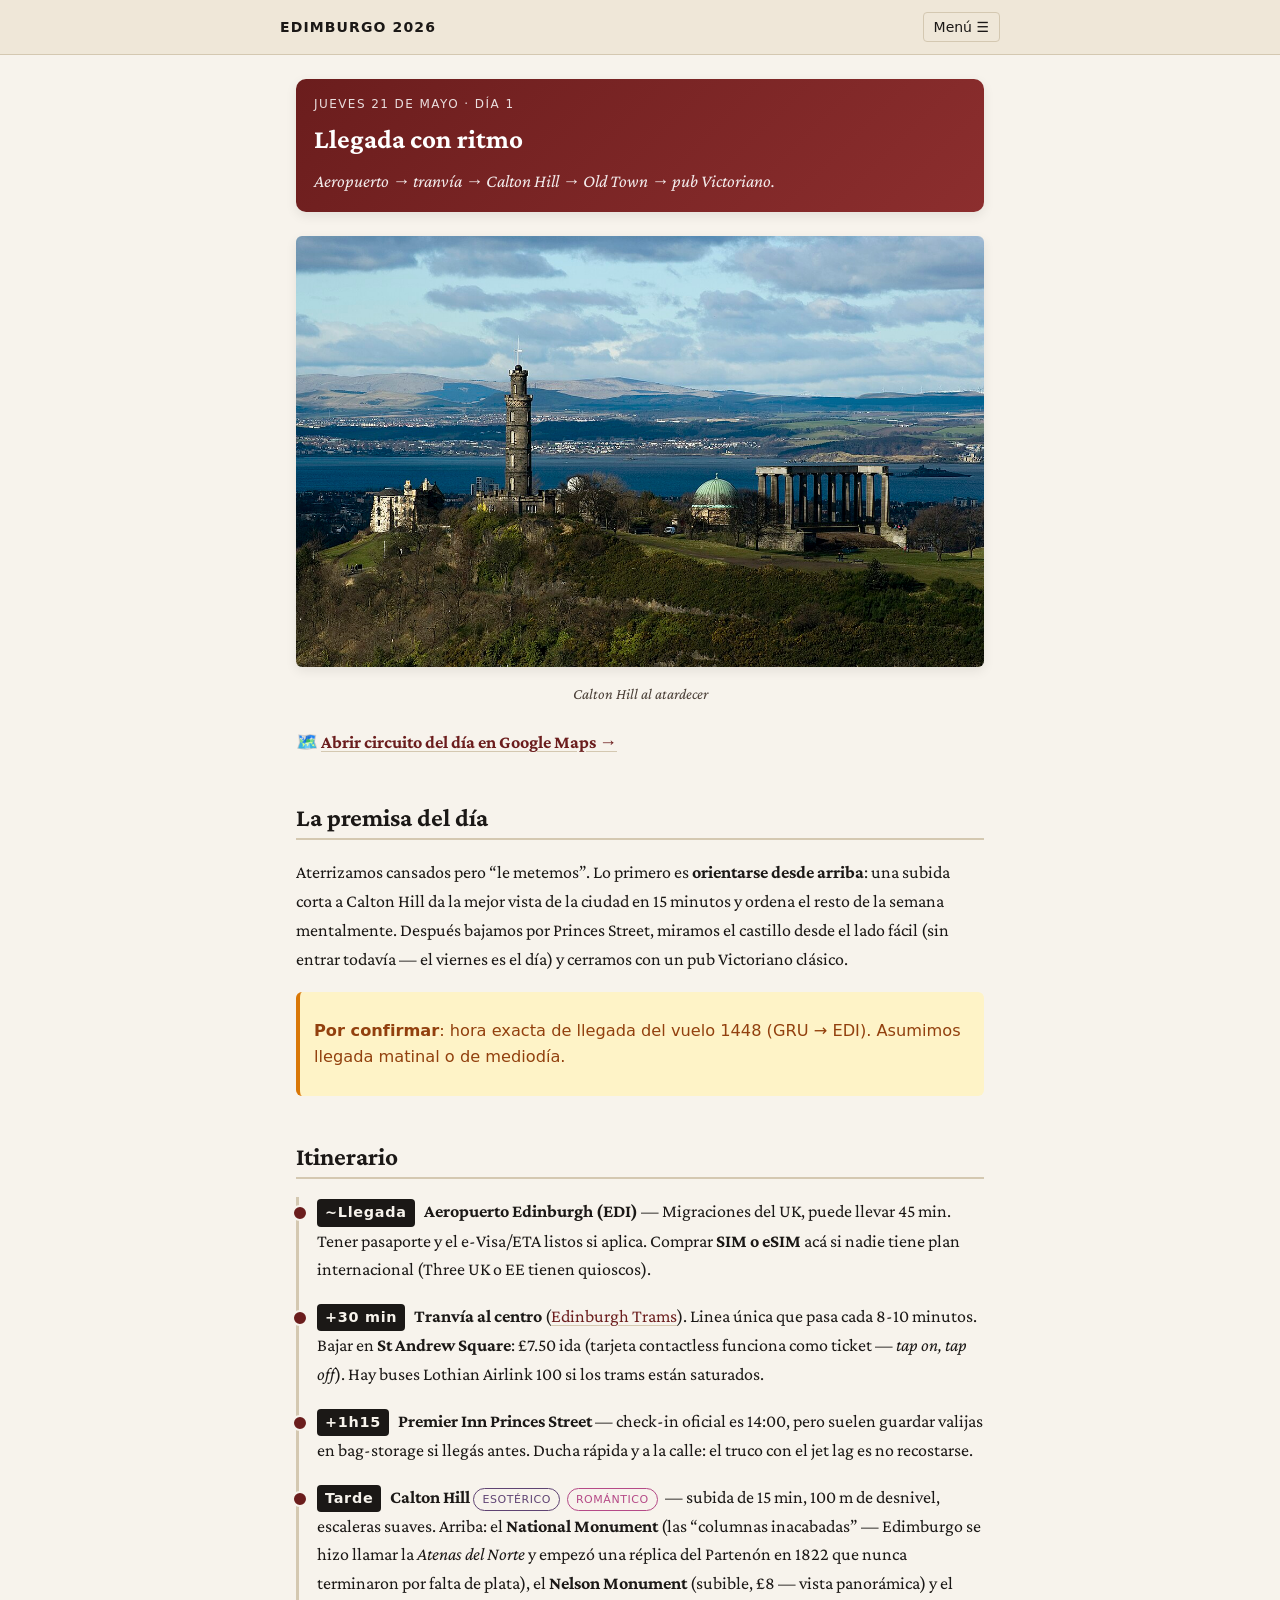
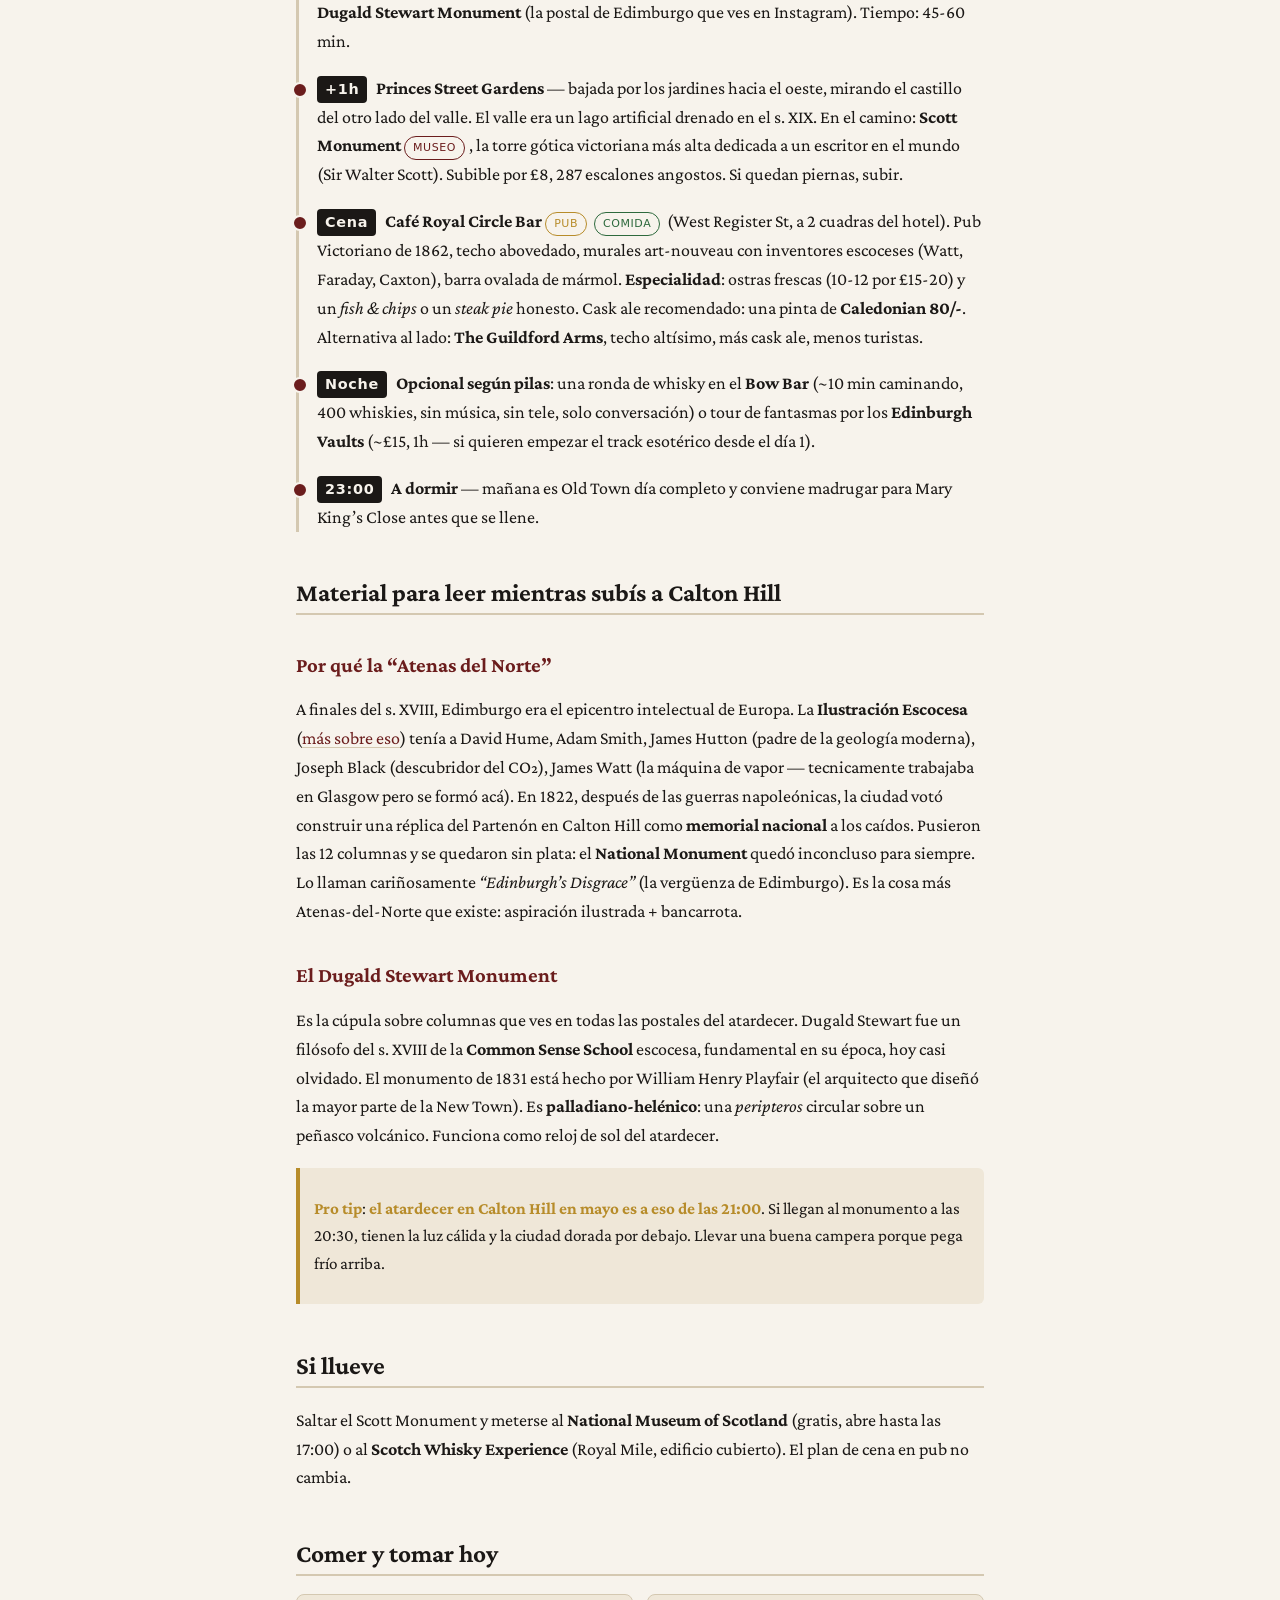
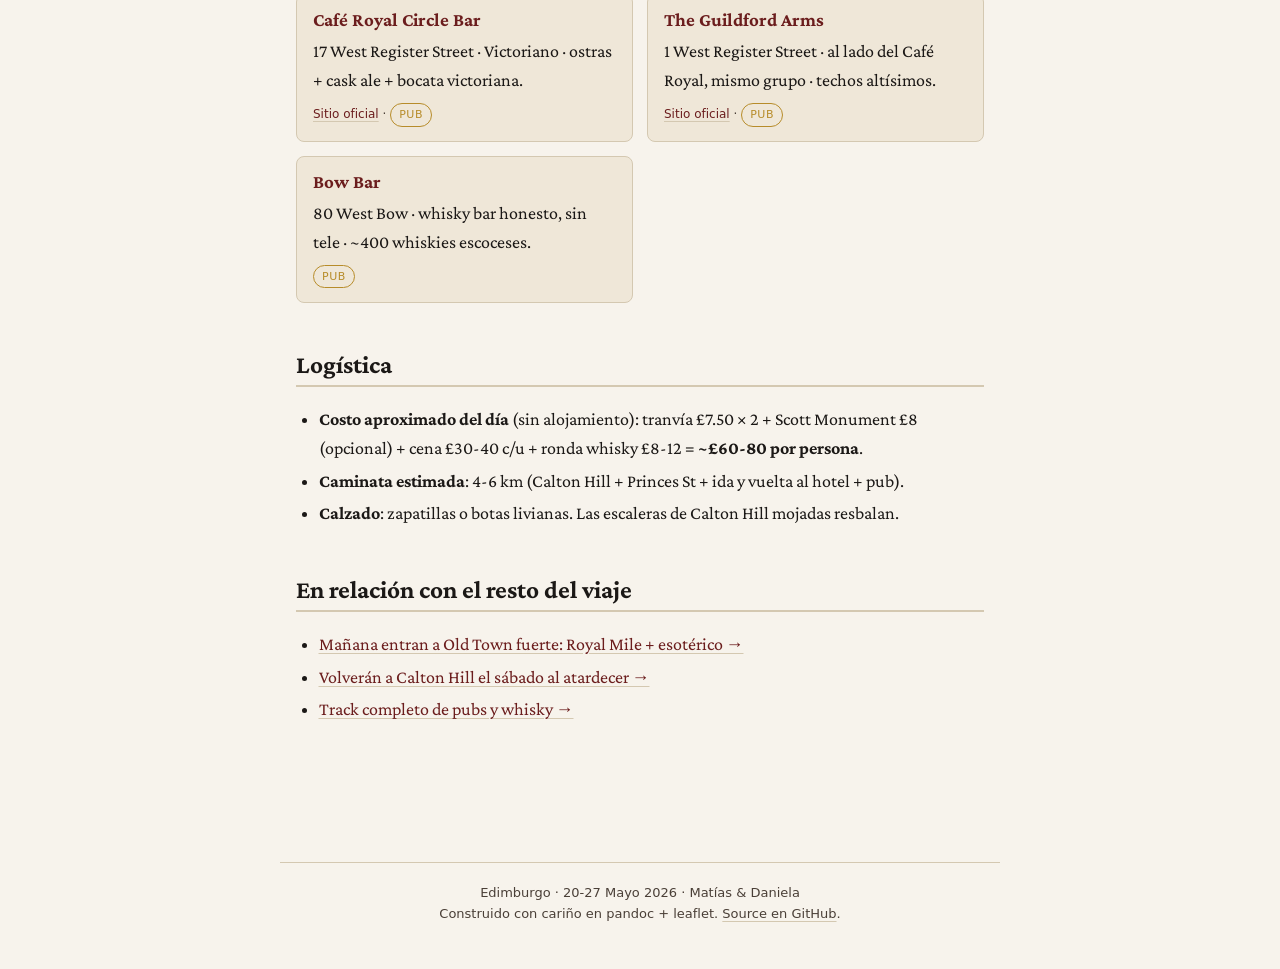
<file: dia-01-jueves-llegada.html>
<!DOCTYPE html>
<html lang="es">
<head>
  <meta charset="UTF-8">
  <meta name="viewport" content="width=device-width, initial-scale=1">
  <meta name="theme-color" content="#6b1d1d">
  <title>Jueves 21 — Llegada con ritmo · Edimburgo 2026</title>
  <meta name="description" content="Aterrizaje, tranvía al centro,
Calton Hill al atardecer, primer pub Victoriano.">
  <link rel="preconnect" href="https://fonts.googleapis.com">
  <link rel="preconnect" href="https://fonts.gstatic.com" crossorigin>
  <link href="https://fonts.googleapis.com/css2?family=Crimson+Pro:ital,wght@0,400;0,600;0,700;1,400&display=swap" rel="stylesheet">
  <link rel="stylesheet" href="assets/css/style.css">
  </head>
<body>
<header class="site">
  <div class="wrap">
    <a class="brand" href="index.html">Edimburgo 2026</a>
    <nav class="site">
      <button id="menu-btn" aria-label="Menú" aria-expanded="false">Menú ☰</button>
      <div class="menu" id="menu">
        <div class="group">Días</div>
        <a href="dia-01-jueves-llegada.html">Jue 21 · Llegada</a>
        <a href="dia-02-viernes-old-town.html">Vie 22 · Old Town</a>
        <a href="dia-03-sabado-britannia.html">Sáb 23 · Britannia</a>
        <a href="dia-04-domingo-maraton.html">Dom 24 · Maratón</a>
        <a href="dia-05-lunes-rosslyn-st-andrews.html">Lun 25 · Rosslyn → St Andrews</a>
        <a href="dia-06-martes-golf.html">Mar 26 · Golf</a>
        <a href="dia-07-miercoles-vuelta.html">Mié 27 · Vuelta</a>
        <div class="group">Tracks</div>
        <a href="track-esoterico.html">Esotérico</a>
        <a href="track-ciencia-ia.html">Ciencia &amp; IA</a>
        <a href="track-pubs-whisky.html">Pubs &amp; Whisky</a>
        <a href="track-correr.html">Para Daniela (correr)</a>
        <a href="track-ortodoncia.html">Para Daniela (ortodoncia)</a>
        <a href="track-romantico.html">Romántico</a>
        <div class="group">Recursos</div>
        <a href="ebook/edimburgo-2026.epub" download>📘 Descargar ePub</a>
        <a href="index.html#mapa">🗺️ Mapa general</a>
      </div>
    </nav>
  </div>
</header>
<main>
<div class="day-banner">
<div class="date">
Jueves 21 de mayo · Día 1
</div>
<div class="title">
Llegada con ritmo
</div>
<div class="sub">
Aeropuerto → tranvía → Calton Hill → Old Town → pub Victoriano.
</div>
</div>
<figure>
<img src="assets/img/calton-hill.jpg"
title="Calton Hill — la postal del primer día"
alt="Calton Hill al atardecer" />
<figcaption aria-hidden="true">Calton Hill al atardecer</figcaption>
</figure>
<p>🗺️ <strong><a
href="https://www.google.com/maps/dir/?api=1&amp;origin=55.9482,-3.1944&amp;destination=55.955,-3.1828&amp;travelmode=walking&amp;waypoints=55.9544,-3.1925%7C55.9525,-3.1924%7C55.9543,-3.1908%7C55.9544,-3.1903">Abrir
circuito del día en Google Maps →</a></strong></p>
<h2 id="la-premisa-del-día">La premisa del día</h2>
<p>Aterrizamos cansados pero “le metemos”. Lo primero es
<strong>orientarse desde arriba</strong>: una subida corta a Calton Hill
da la mejor vista de la ciudad en 15 minutos y ordena el resto de la
semana mentalmente. Después bajamos por Princes Street, miramos el
castillo desde el lado fácil (sin entrar todavía — el viernes es el día)
y cerramos con un pub Victoriano clásico.</p>
<div class="confirm">
<p><strong>Por confirmar</strong>: hora exacta de llegada del vuelo 1448
(GRU → EDI). Asumimos llegada matinal o de mediodía.</p>
</div>
<h2 id="itinerario">Itinerario</h2>
<div class="timeline">
<div class="timeline-event">
<p><span class="when">~Llegada</span> <strong>Aeropuerto Edinburgh
(EDI)</strong> — Migraciones del UK, puede llevar 45 min. Tener
pasaporte y el e-Visa/ETA listos si aplica. Comprar <strong>SIM o
eSIM</strong> acá si nadie tiene plan internacional (Three UK o EE
tienen quioscos).</p>
</div>
<div class="timeline-event">
<p><span class="when">+30 min</span> <strong>Tranvía al centro</strong>
(<a href="https://edinburghtrams.com/">Edinburgh Trams</a>). Linea única
que pasa cada 8-10 minutos. Bajar en <strong>St Andrew Square</strong>:
£7.50 ida (tarjeta contactless funciona como ticket — <em>tap on, tap
off</em>). Hay buses Lothian Airlink 100 si los trams están
saturados.</p>
</div>
<div class="timeline-event">
<p><span class="when">+1h15</span> <strong>Premier Inn Princes
Street</strong> — check-in oficial es 14:00, pero suelen guardar valijas
en bag-storage si llegás antes. Ducha rápida y a la calle: el truco con
el jet lag es no recostarse.</p>
</div>
<div class="timeline-event">
<p><span class="when">Tarde</span> <strong>Calton Hill</strong> <span
class="tag esoterico">esotérico</span> <span
class="tag romantico">romántico</span> — subida de 15 min, 100 m de
desnivel, escaleras suaves. Arriba: el <strong>National
Monument</strong> (las “columnas inacabadas” — Edimburgo se hizo llamar
la <em>Atenas del Norte</em> y empezó una réplica del Partenón en 1822
que nunca terminaron por falta de plata), el <strong>Nelson
Monument</strong> (subible, £8 — vista panorámica) y el <strong>Dugald
Stewart Monument</strong> (la postal de Edimburgo que ves en Instagram).
Tiempo: 45-60 min.</p>
</div>
<div class="timeline-event">
<p><span class="when">+1h</span> <strong>Princes Street Gardens</strong>
— bajada por los jardines hacia el oeste, mirando el castillo del otro
lado del valle. El valle era un lago artificial drenado en el s. XIX. En
el camino: <strong>Scott Monument</strong> <span
class="tag museo">museo</span>, la torre gótica victoriana más alta
dedicada a un escritor en el mundo (Sir Walter Scott). Subible por £8,
287 escalones angostos. Si quedan piernas, subir.</p>
</div>
<div class="timeline-event">
<p><span class="when">Cena</span> <strong>Café Royal Circle Bar</strong>
<span class="tag pub">pub</span> <span class="tag comida">comida</span>
(West Register St, a 2 cuadras del hotel). Pub Victoriano de 1862, techo
abovedado, murales art-nouveau con inventores escoceses (Watt, Faraday,
Caxton), barra ovalada de mármol. <strong>Especialidad</strong>: ostras
frescas (10-12 por £15-20) y un <em>fish &amp; chips</em> o un <em>steak
pie</em> honesto. Cask ale recomendado: una pinta de <strong>Caledonian
80/-</strong>. Alternativa al lado: <strong>The Guildford Arms</strong>,
techo altísimo, más cask ale, menos turistas.</p>
</div>
<div class="timeline-event">
<p><span class="when">Noche</span> <strong>Opcional según
pilas</strong>: una ronda de whisky en el <strong>Bow Bar</strong> (~10
min caminando, 400 whiskies, sin música, sin tele, solo conversación) o
tour de fantasmas por los <strong>Edinburgh Vaults</strong> (~£15, 1h —
si quieren empezar el track esotérico desde el día 1).</p>
</div>
<div class="timeline-event">
<p><span class="when">23:00</span> <strong>A dormir</strong> — mañana es
Old Town día completo y conviene madrugar para Mary King’s Close antes
que se llene.</p>
</div>
</div>
<h2 id="material-para-leer-mientras-subís-a-calton-hill">Material para
leer mientras subís a Calton Hill</h2>
<h3 id="por-qué-la-atenas-del-norte">Por qué la “Atenas del Norte”</h3>
<p>A finales del s. XVIII, Edimburgo era el epicentro intelectual de
Europa. La <strong>Ilustración Escocesa</strong> (<a
href="track-ciencia-ia.html">más sobre eso</a>) tenía a David Hume, Adam
Smith, James Hutton (padre de la geología moderna), Joseph Black
(descubridor del CO₂), James Watt (la máquina de vapor — tecnicamente
trabajaba en Glasgow pero se formó acá). En 1822, después de las guerras
napoleónicas, la ciudad votó construir una réplica del Partenón en
Calton Hill como <strong>memorial nacional</strong> a los caídos.
Pusieron las 12 columnas y se quedaron sin plata: el <strong>National
Monument</strong> quedó inconcluso para siempre. Lo llaman cariñosamente
<em>“Edinburgh’s Disgrace”</em> (la vergüenza de Edimburgo). Es la cosa
más Atenas-del-Norte que existe: aspiración ilustrada + bancarrota.</p>
<h3 id="el-dugald-stewart-monument">El Dugald Stewart Monument</h3>
<p>Es la cúpula sobre columnas que ves en todas las postales del
atardecer. Dugald Stewart fue un filósofo del s. XVIII de la
<strong>Common Sense School</strong> escocesa, fundamental en su época,
hoy casi olvidado. El monumento de 1831 está hecho por William Henry
Playfair (el arquitecto que diseñó la mayor parte de la New Town). Es
<strong>palladiano-helénico</strong>: una <em>peripteros</em> circular
sobre un peñasco volcánico. Funciona como reloj de sol del
atardecer.</p>
<div class="tip">
<p><strong>Pro tip</strong>: <strong>el atardecer en Calton Hill en mayo
es a eso de las 21:00</strong>. Si llegan al monumento a las 20:30,
tienen la luz cálida y la ciudad dorada por debajo. Llevar una buena
campera porque pega frío arriba.</p>
</div>
<h2 id="si-llueve">Si llueve</h2>
<p>Saltar el Scott Monument y meterse al <strong>National Museum of
Scotland</strong> (gratis, abre hasta las 17:00) o al <strong>Scotch
Whisky Experience</strong> (Royal Mile, edificio cubierto). El plan de
cena en pub no cambia.</p>
<h2 id="comer-y-tomar-hoy">Comer y tomar hoy</h2>
<div class="cards">
<section id="café-royal-circle-bar" class="card">
<h3>Café Royal Circle Bar</h3>
17 West Register Street · Victoriano · ostras + cask ale + bocata
victoriana.
<div class="meta">
<a href="https://www.caferoyaledinburgh.co.uk/">Sitio oficial</a> ·
<span class="tag pub">pub</span>
</div>
</section>
<section id="the-guildford-arms" class="card">
<h3>The Guildford Arms</h3>
1 West Register Street · al lado del Café Royal, mismo grupo · techos
altísimos.
<div class="meta">
<a href="https://www.guildfordarms.com/">Sitio oficial</a> · <span
class="tag pub">pub</span>
</div>
</section>
<section id="bow-bar" class="card">
<h3>Bow Bar</h3>
80 West Bow · whisky bar honesto, sin tele · ~400 whiskies escoceses.
<div class="meta">
<span class="tag pub">pub</span>
</div>
</section>
</div>
<h2 id="logística">Logística</h2>
<ul>
<li><strong>Costo aproximado del día</strong> (sin alojamiento): tranvía
£7.50 × 2 + Scott Monument £8 (opcional) + cena £30-40 c/u + ronda
whisky £8-12 = <strong>~£60-80 por persona</strong>.</li>
<li><strong>Caminata estimada</strong>: 4-6 km (Calton Hill + Princes St
+ ida y vuelta al hotel + pub).</li>
<li><strong>Calzado</strong>: zapatillas o botas livianas. Las escaleras
de Calton Hill mojadas resbalan.</li>
</ul>
<h2 id="en-relación-con-el-resto-del-viaje">En relación con el resto del
viaje</h2>
<ul>
<li><a href="dia-02-viernes-old-town.html">Mañana entran a Old Town
fuerte: Royal Mile + esotérico →</a></li>
<li><a href="dia-03-sabado-britannia.html">Volverán a Calton Hill el
sábado al atardecer →</a></li>
<li><a href="track-pubs-whisky.html">Track completo de pubs y whisky
→</a></li>
</ul>
</main>
<footer class="site">
  Edimburgo · 20-27 Mayo 2026 · Matías &amp; Daniela<br>
  Construido con cariño en pandoc + leaflet. <a href="https://github.com/mpodeley/edimburgo-2026">Source en GitHub</a>.
</footer>
<script>
  document.getElementById('menu-btn').addEventListener('click', function() {
    var menu = document.getElementById('menu');
    var open = menu.classList.toggle('open');
    this.setAttribute('aria-expanded', open);
  });
</script>
</body>
</html>
</file>
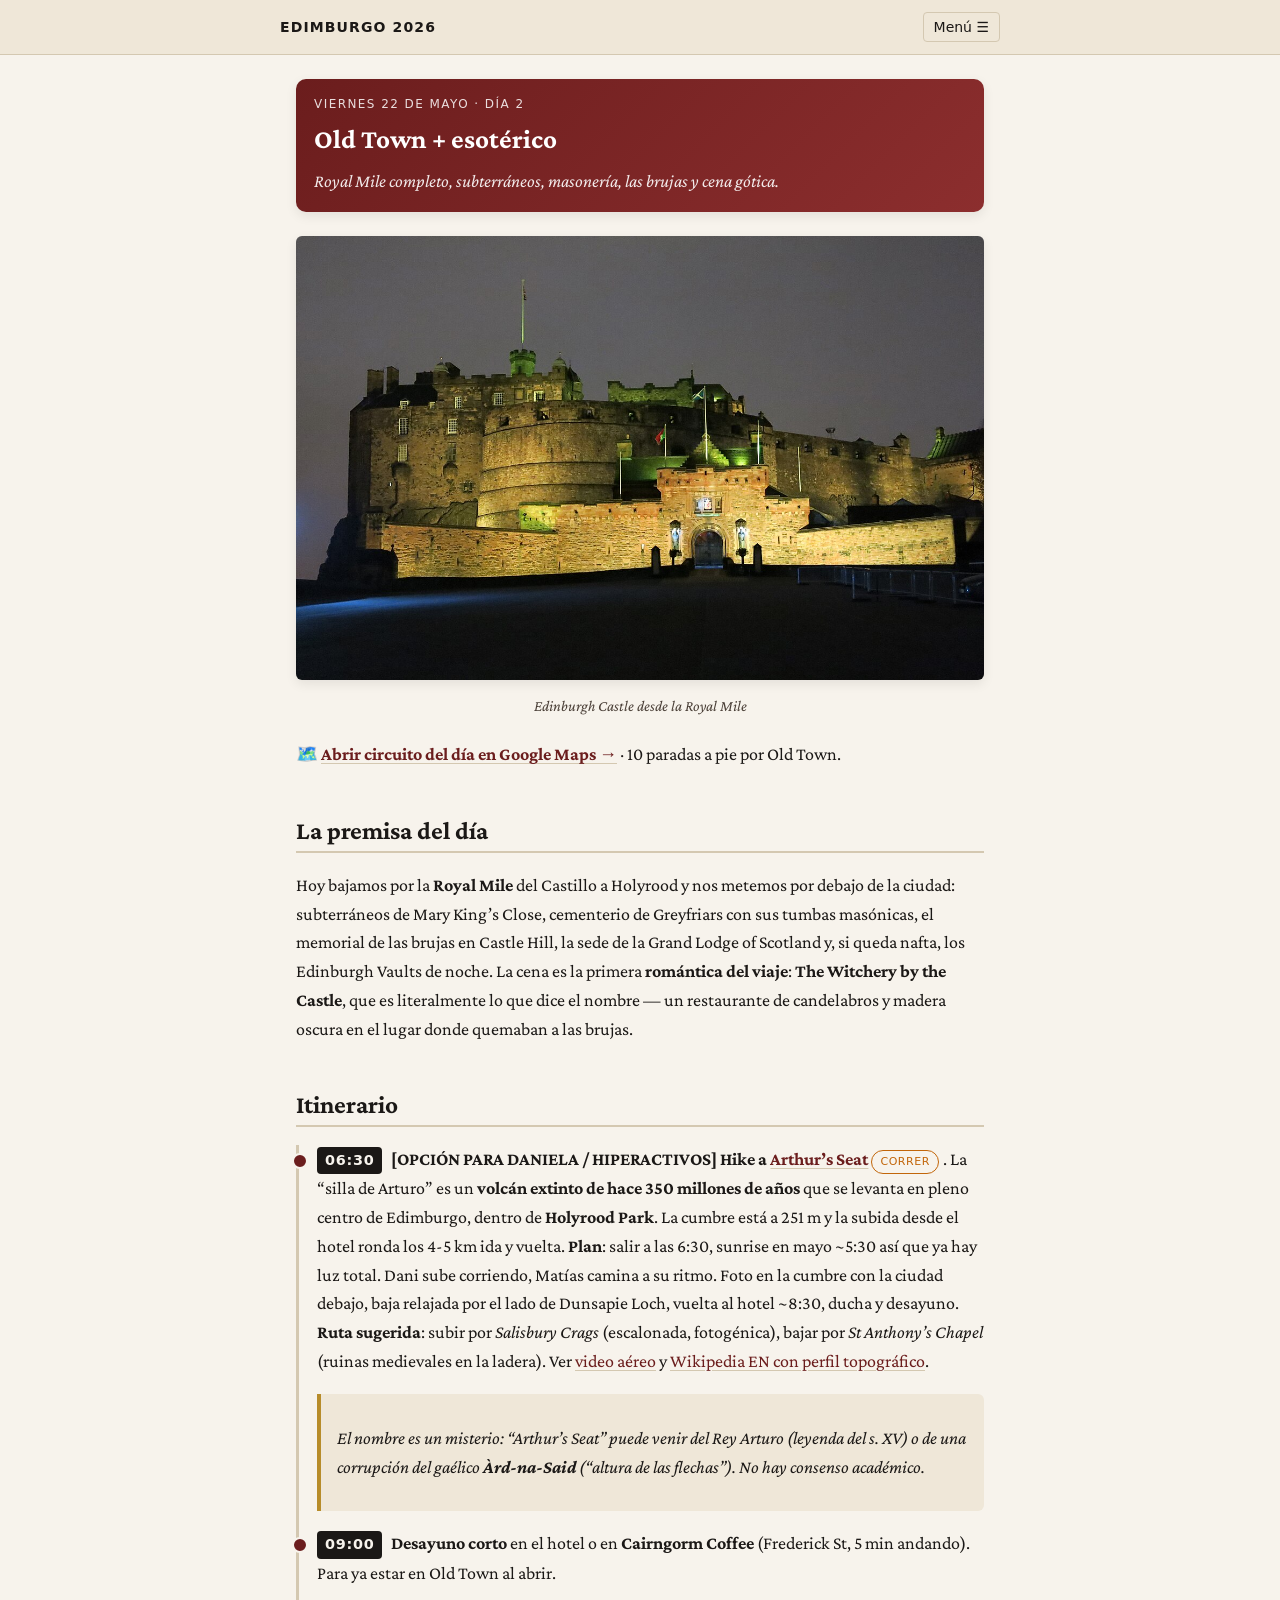
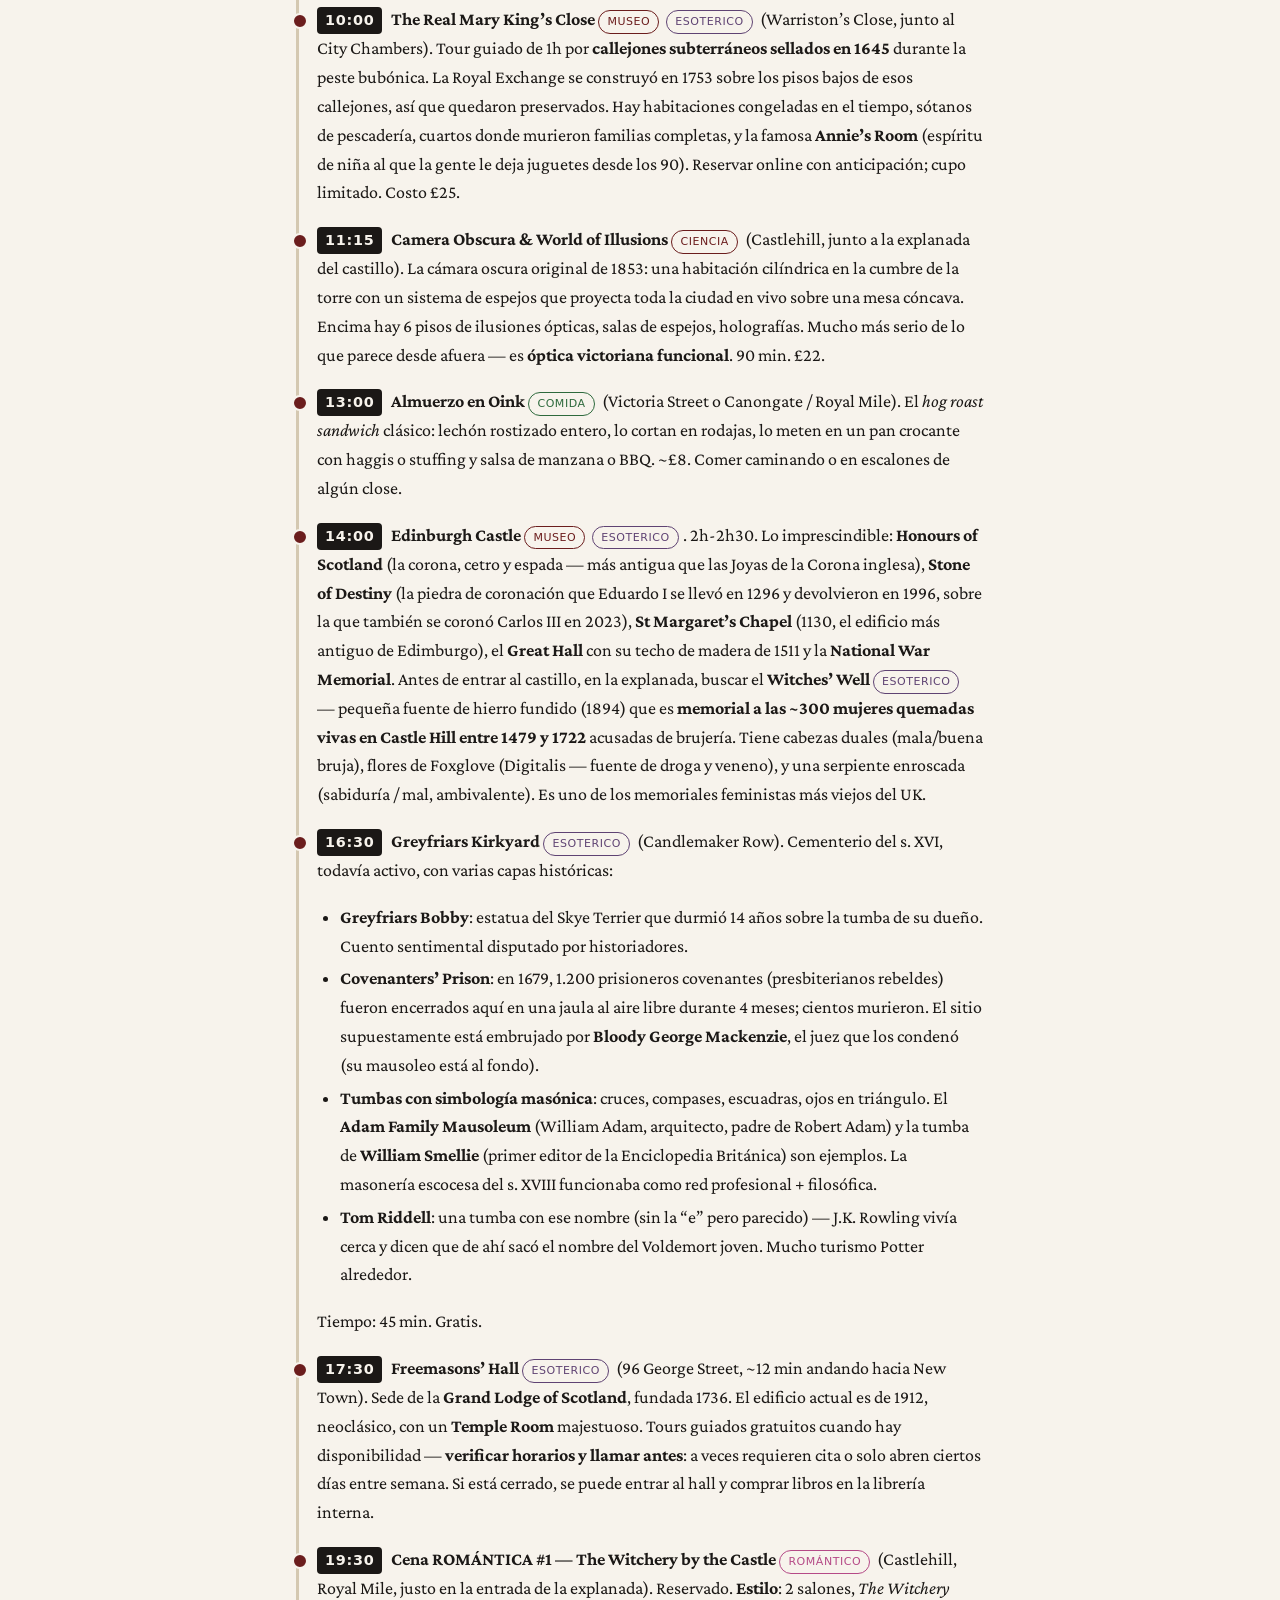
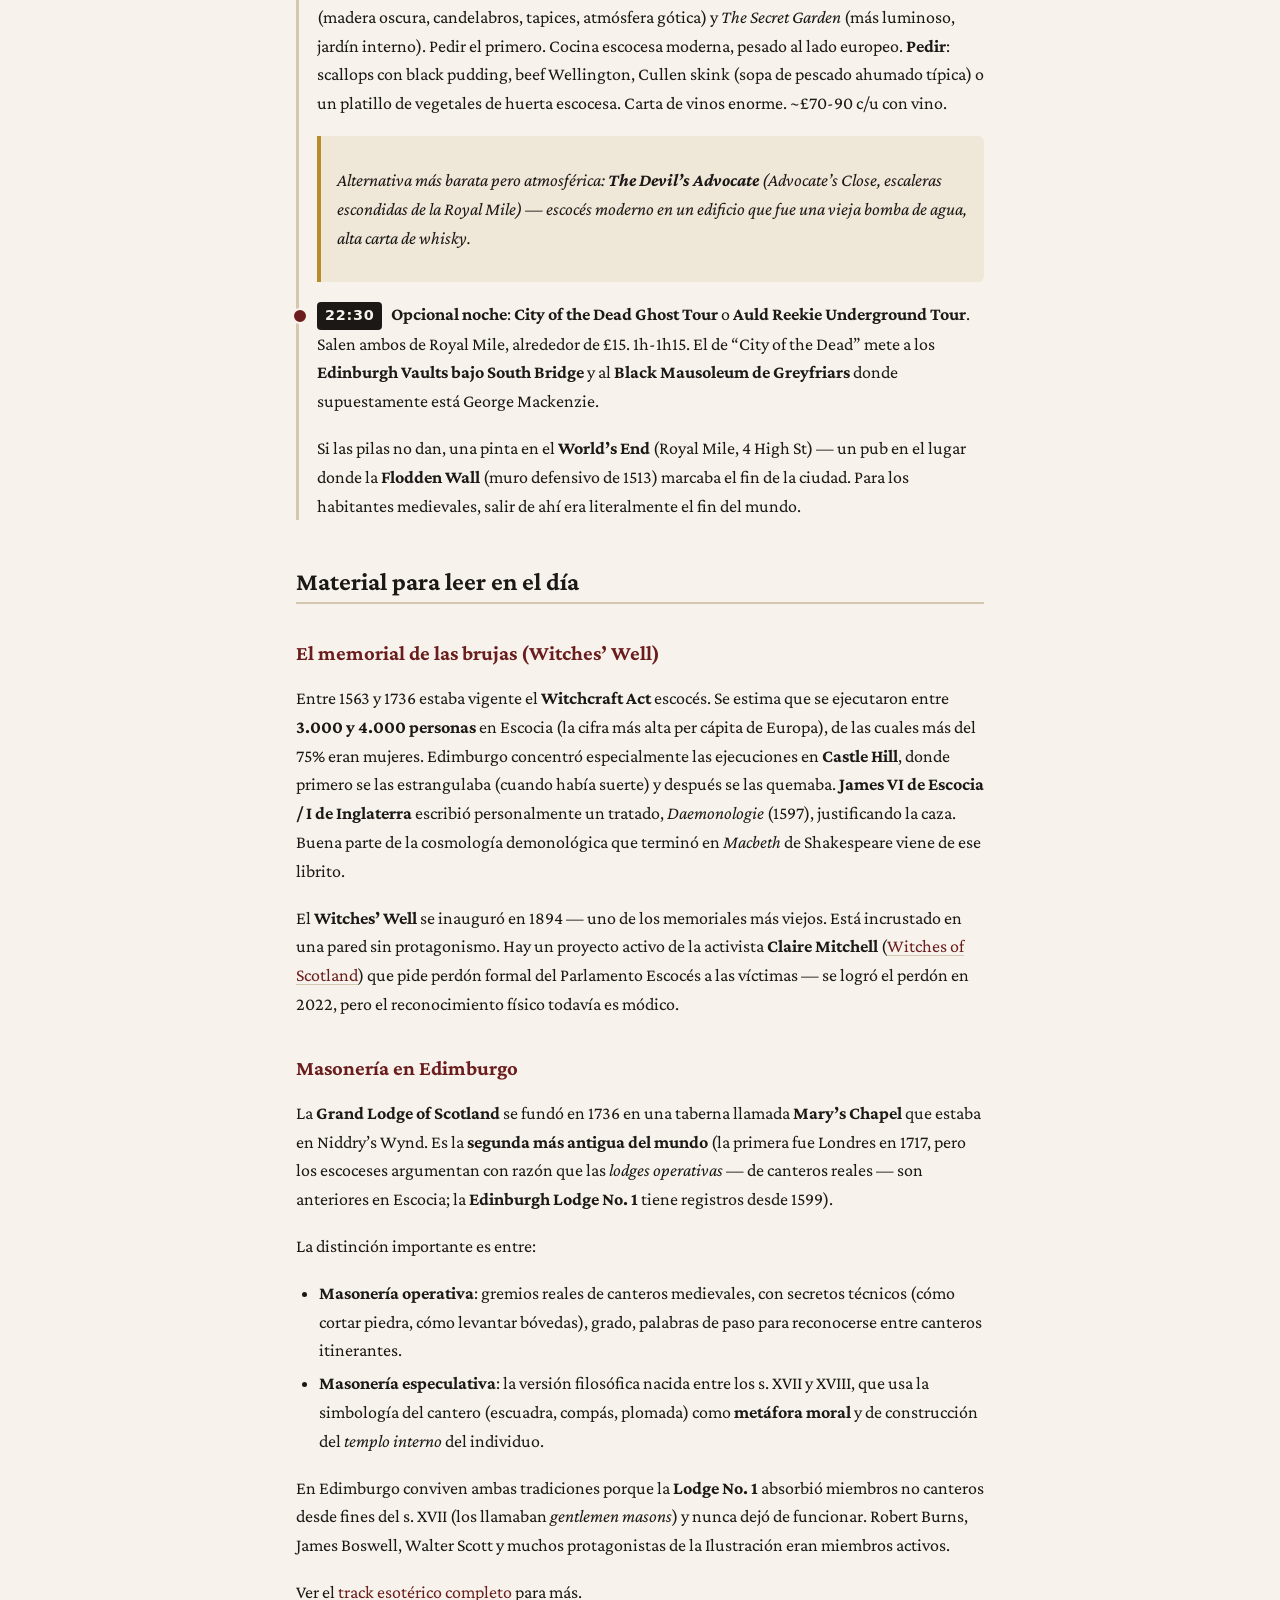
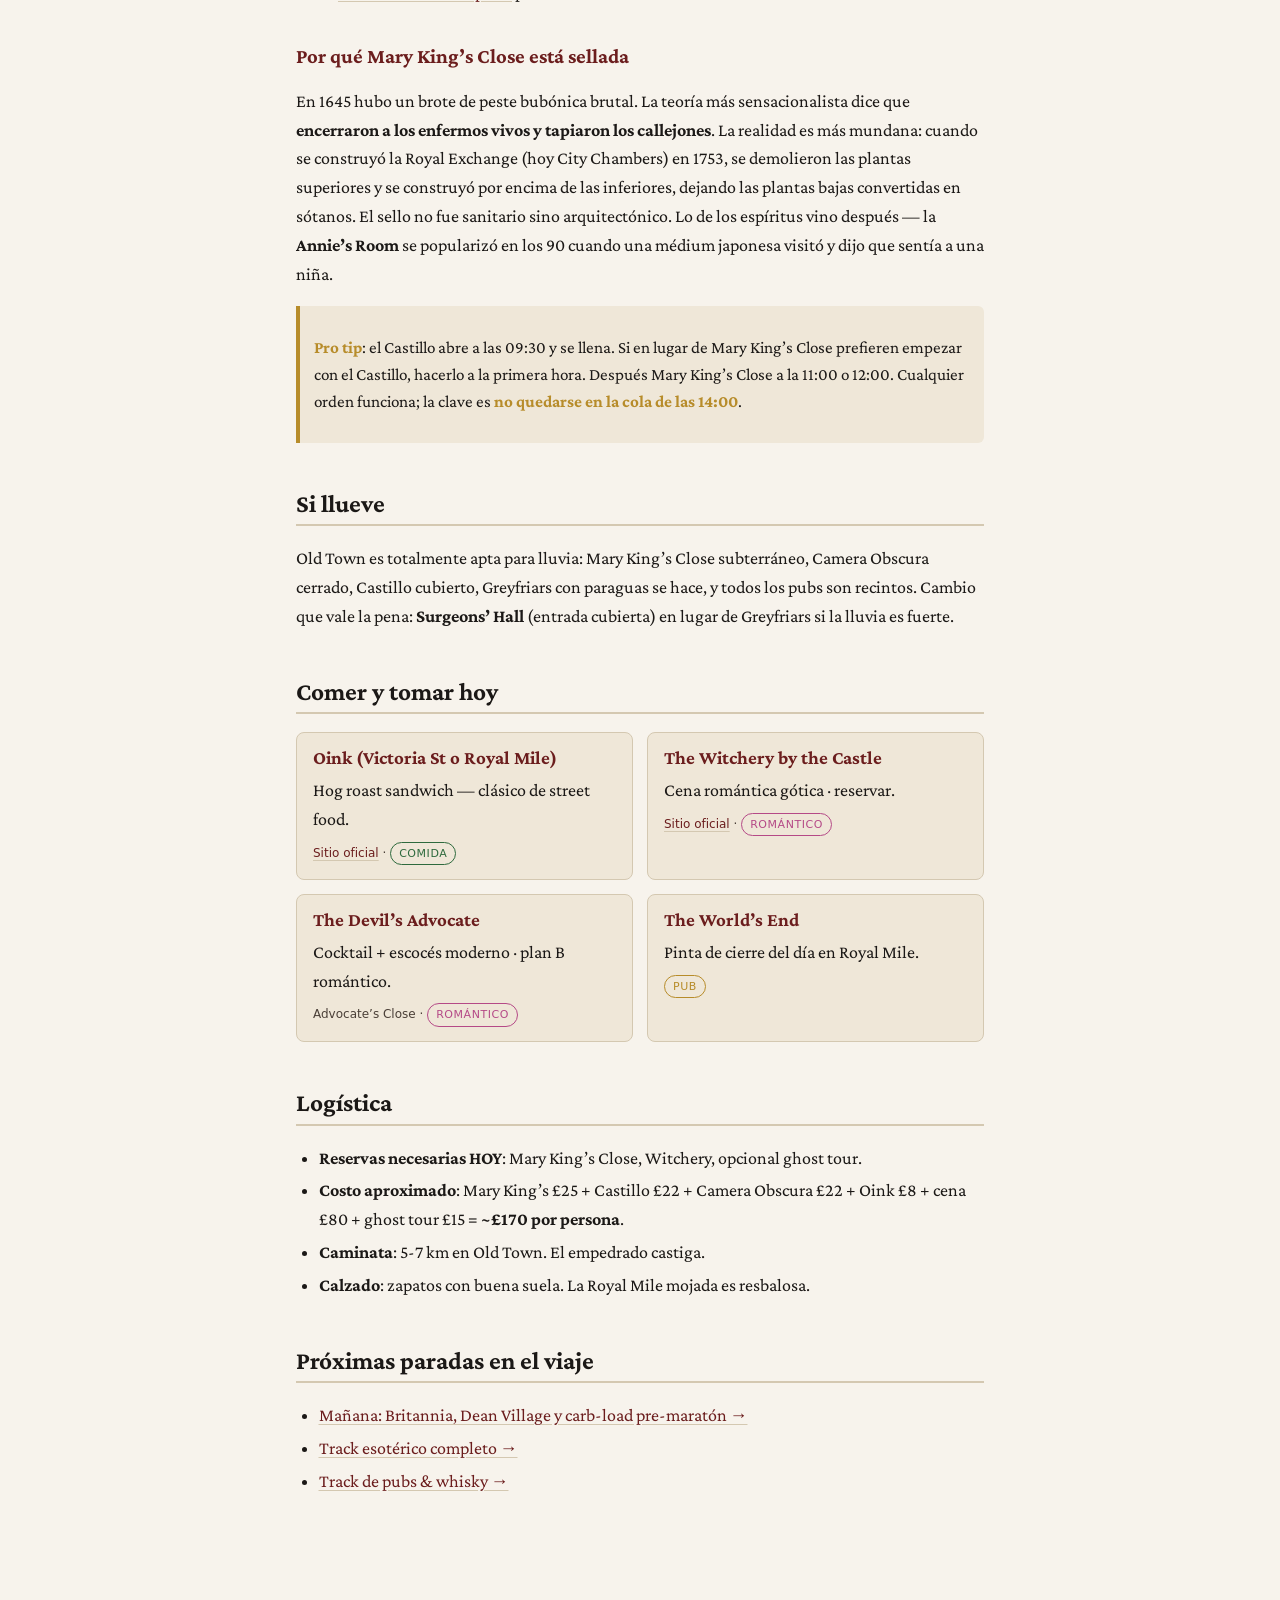
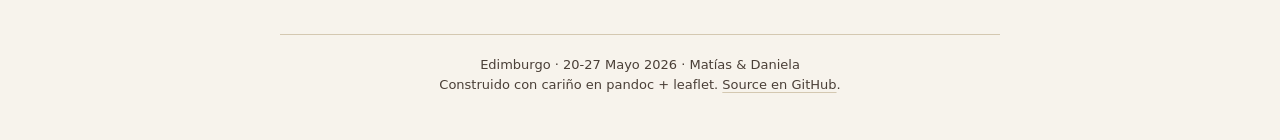
<file: dia-02-viernes-old-town.html>
<!DOCTYPE html>
<html lang="es">
<head>
  <meta charset="UTF-8">
  <meta name="viewport" content="width=device-width, initial-scale=1">
  <meta name="theme-color" content="#6b1d1d">
  <title>Viernes 22 — Old Town + esotérico · Edimburgo 2026</title>
  <meta name="description" content="Royal Mile, Mary King’s Close,
Greyfriars, Freemasons’ Hall, Witches’ Well, Castillo y cena gótica en
The Witchery.">
  <link rel="preconnect" href="https://fonts.googleapis.com">
  <link rel="preconnect" href="https://fonts.gstatic.com" crossorigin>
  <link href="https://fonts.googleapis.com/css2?family=Crimson+Pro:ital,wght@0,400;0,600;0,700;1,400&display=swap" rel="stylesheet">
  <link rel="stylesheet" href="assets/css/style.css">
  </head>
<body>
<header class="site">
  <div class="wrap">
    <a class="brand" href="index.html">Edimburgo 2026</a>
    <nav class="site">
      <button id="menu-btn" aria-label="Menú" aria-expanded="false">Menú ☰</button>
      <div class="menu" id="menu">
        <div class="group">Días</div>
        <a href="dia-01-jueves-llegada.html">Jue 21 · Llegada</a>
        <a href="dia-02-viernes-old-town.html">Vie 22 · Old Town</a>
        <a href="dia-03-sabado-britannia.html">Sáb 23 · Britannia</a>
        <a href="dia-04-domingo-maraton.html">Dom 24 · Maratón</a>
        <a href="dia-05-lunes-rosslyn-st-andrews.html">Lun 25 · Rosslyn → St Andrews</a>
        <a href="dia-06-martes-golf.html">Mar 26 · Golf</a>
        <a href="dia-07-miercoles-vuelta.html">Mié 27 · Vuelta</a>
        <div class="group">Tracks</div>
        <a href="track-esoterico.html">Esotérico</a>
        <a href="track-ciencia-ia.html">Ciencia &amp; IA</a>
        <a href="track-pubs-whisky.html">Pubs &amp; Whisky</a>
        <a href="track-correr.html">Para Daniela (correr)</a>
        <a href="track-ortodoncia.html">Para Daniela (ortodoncia)</a>
        <a href="track-romantico.html">Romántico</a>
        <div class="group">Recursos</div>
        <a href="ebook/edimburgo-2026.epub" download>📘 Descargar ePub</a>
        <a href="index.html#mapa">🗺️ Mapa general</a>
      </div>
    </nav>
  </div>
</header>
<main>
<div class="day-banner">
<div class="date">
Viernes 22 de mayo · Día 2
</div>
<div class="title">
Old Town + esotérico
</div>
<div class="sub">
Royal Mile completo, subterráneos, masonería, las brujas y cena gótica.
</div>
</div>
<figure>
<img src="assets/img/edinburgh-castle.jpg"
title="Edinburgh Castle — corazón del día"
alt="Edinburgh Castle desde la Royal Mile" />
<figcaption aria-hidden="true">Edinburgh Castle desde la Royal
Mile</figcaption>
</figure>
<p>🗺️ <strong><a
href="https://www.google.com/maps/dir/?api=1&amp;origin=55.9486,-3.1999&amp;destination=55.9466,-3.19&amp;travelmode=walking&amp;waypoints=55.9489,-3.1989%7C55.9489,-3.1985%7C55.9489,-3.1982%7C55.9489,-3.1976%7C55.9531,-3.1947%7C55.9482,-3.1944%7C55.9485,-3.1937%7C55.9469,-3.1907">Abrir
circuito del día en Google Maps →</a></strong> · 10 paradas a pie por
Old Town.</p>
<h2 id="la-premisa-del-día">La premisa del día</h2>
<p>Hoy bajamos por la <strong>Royal Mile</strong> del Castillo a
Holyrood y nos metemos por debajo de la ciudad: subterráneos de Mary
King’s Close, cementerio de Greyfriars con sus tumbas masónicas, el
memorial de las brujas en Castle Hill, la sede de la Grand Lodge of
Scotland y, si queda nafta, los Edinburgh Vaults de noche. La cena es la
primera <strong>romántica del viaje</strong>: <strong>The Witchery by
the Castle</strong>, que es literalmente lo que dice el nombre — un
restaurante de candelabros y madera oscura en el lugar donde quemaban a
las brujas.</p>
<h2 id="itinerario">Itinerario</h2>
<div class="timeline">
<div class="timeline-event">
<p><span class="when">06:30</span> <strong>[OPCIÓN PARA DANIELA /
HIPERACTIVOS] Hike a <a
href="https://es.wikipedia.org/wiki/Asiento_de_Arturo">Arthur’s
Seat</a></strong> <span class="tag correr">correr</span>. La “silla de
Arturo” es un <strong>volcán extinto de hace 350 millones de
años</strong> que se levanta en pleno centro de Edimburgo, dentro de
<strong>Holyrood Park</strong>. La cumbre está a 251 m y la subida desde
el hotel ronda los 4-5 km ida y vuelta. <strong>Plan</strong>: salir a
las 6:30, sunrise en mayo ~5:30 así que ya hay luz total. Dani sube
corriendo, Matías camina a su ritmo. Foto en la cumbre con la ciudad
debajo, baja relajada por el lado de Dunsapie Loch, vuelta al hotel
~8:30, ducha y desayuno. <strong>Ruta sugerida</strong>: subir por
<em>Salisbury Crags</em> (escalonada, fotogénica), bajar por <em>St
Anthony’s Chapel</em> (ruinas medievales en la ladera). Ver <a
href="https://www.youtube.com/results?search_query=arthurs+seat+edinburgh+drone">video
aéreo</a> y <a
href="https://en.wikipedia.org/wiki/Arthur%27s_Seat">Wikipedia EN con
perfil topográfico</a>.</p>
<blockquote>
<p><em>El nombre es un misterio: “Arthur’s Seat” puede venir del Rey
Arturo (leyenda del s. XV) o de una corrupción del gaélico
<strong>Àrd-na-Said</strong> (“altura de las flechas”). No hay consenso
académico.</em></p>
</blockquote>
</div>
<div class="timeline-event">
<p><span class="when">09:00</span> <strong>Desayuno corto</strong> en el
hotel o en <strong>Cairngorm Coffee</strong> (Frederick St, 5 min
andando). Para ya estar en Old Town al abrir.</p>
</div>
<div class="timeline-event">
<p><span class="when">10:00</span> <strong>The Real Mary King’s
Close</strong> <span class="tag museo">museo</span> <span
class="tag esoterico">esoterico</span> (Warriston’s Close, junto al City
Chambers). Tour guiado de 1h por <strong>callejones subterráneos
sellados en 1645</strong> durante la peste bubónica. La Royal Exchange
se construyó en 1753 sobre los pisos bajos de esos callejones, así que
quedaron preservados. Hay habitaciones congeladas en el tiempo, sótanos
de pescadería, cuartos donde murieron familias completas, y la famosa
<strong>Annie’s Room</strong> (espíritu de niña al que la gente le deja
juguetes desde los 90). Reservar online con anticipación; cupo limitado.
Costo £25.</p>
</div>
<div class="timeline-event">
<p><span class="when">11:15</span> <strong>Camera Obscura &amp; World of
Illusions</strong> <span class="tag ciencia">ciencia</span> (Castlehill,
junto a la explanada del castillo). La cámara oscura original de 1853:
una habitación cilíndrica en la cumbre de la torre con un sistema de
espejos que proyecta toda la ciudad en vivo sobre una mesa cóncava.
Encima hay 6 pisos de ilusiones ópticas, salas de espejos, holografías.
Mucho más serio de lo que parece desde afuera — es <strong>óptica
victoriana funcional</strong>. 90 min. £22.</p>
</div>
<div class="timeline-event">
<p><span class="when">13:00</span> <strong>Almuerzo en Oink</strong>
<span class="tag comida">comida</span> (Victoria Street o Canongate /
Royal Mile). El <em>hog roast sandwich</em> clásico: lechón rostizado
entero, lo cortan en rodajas, lo meten en un pan crocante con haggis o
stuffing y salsa de manzana o BBQ. ~£8. Comer caminando o en escalones
de algún close.</p>
</div>
<div class="timeline-event">
<p><span class="when">14:00</span> <strong>Edinburgh Castle</strong>
<span class="tag museo">museo</span> <span
class="tag esoterico">esoterico</span>. 2h-2h30. Lo imprescindible:
<strong>Honours of Scotland</strong> (la corona, cetro y espada — más
antigua que las Joyas de la Corona inglesa), <strong>Stone of
Destiny</strong> (la piedra de coronación que Eduardo I se llevó en 1296
y devolvieron en 1996, sobre la que también se coronó Carlos III en
2023), <strong>St Margaret’s Chapel</strong> (1130, el edificio más
antiguo de Edimburgo), el <strong>Great Hall</strong> con su techo de
madera de 1511 y la <strong>National War Memorial</strong>. Antes de
entrar al castillo, en la explanada, buscar el <strong>Witches’
Well</strong> <span class="tag esoterico">esoterico</span> — pequeña
fuente de hierro fundido (1894) que es <strong>memorial a las ~300
mujeres quemadas vivas en Castle Hill entre 1479 y 1722</strong>
acusadas de brujería. Tiene cabezas duales (mala/buena bruja), flores de
Foxglove (Digitalis — fuente de droga y veneno), y una serpiente
enroscada (sabiduría / mal, ambivalente). Es uno de los memoriales
feministas más viejos del UK.</p>
</div>
<div class="timeline-event">
<p><span class="when">16:30</span> <strong>Greyfriars Kirkyard</strong>
<span class="tag esoterico">esoterico</span> (Candlemaker Row).
Cementerio del s. XVI, todavía activo, con varias capas históricas:</p>
<ul>
<li><strong>Greyfriars Bobby</strong>: estatua del Skye Terrier que
durmió 14 años sobre la tumba de su dueño. Cuento sentimental disputado
por historiadores.</li>
<li><strong>Covenanters’ Prison</strong>: en 1679, 1.200 prisioneros
covenantes (presbiterianos rebeldes) fueron encerrados aquí en una jaula
al aire libre durante 4 meses; cientos murieron. El sitio supuestamente
está embrujado por <strong>Bloody George Mackenzie</strong>, el juez que
los condenó (su mausoleo está al fondo).</li>
<li><strong>Tumbas con simbología masónica</strong>: cruces, compases,
escuadras, ojos en triángulo. El <strong>Adam Family Mausoleum</strong>
(William Adam, arquitecto, padre de Robert Adam) y la tumba de
<strong>William Smellie</strong> (primer editor de la Enciclopedia
Británica) son ejemplos. La masonería escocesa del s. XVIII funcionaba
como red profesional + filosófica.</li>
<li><strong>Tom Riddell</strong>: una tumba con ese nombre (sin la “e”
pero parecido) — J.K. Rowling vivía cerca y dicen que de ahí sacó el
nombre del Voldemort joven. Mucho turismo Potter alrededor.</li>
</ul>
<p>Tiempo: 45 min. Gratis.</p>
</div>
<div class="timeline-event">
<p><span class="when">17:30</span> <strong>Freemasons’ Hall</strong>
<span class="tag esoterico">esoterico</span> (96 George Street, ~12 min
andando hacia New Town). Sede de la <strong>Grand Lodge of
Scotland</strong>, fundada 1736. El edificio actual es de 1912,
neoclásico, con un <strong>Temple Room</strong> majestuoso. Tours
guiados gratuitos cuando hay disponibilidad — <strong>verificar horarios
y llamar antes</strong>: a veces requieren cita o solo abren ciertos
días entre semana. Si está cerrado, se puede entrar al hall y comprar
libros en la librería interna.</p>
</div>
<div class="timeline-event">
<p><span class="when">19:30</span> <strong>Cena ROMÁNTICA #1 — The
Witchery by the Castle</strong> <span
class="tag romantico">romántico</span> (Castlehill, Royal Mile, justo en
la entrada de la explanada). Reservado. <strong>Estilo</strong>: 2
salones, <em>The Witchery</em> (madera oscura, candelabros, tapices,
atmósfera gótica) y <em>The Secret Garden</em> (más luminoso, jardín
interno). Pedir el primero. Cocina escocesa moderna, pesado al lado
europeo. <strong>Pedir</strong>: scallops con black pudding, beef
Wellington, Cullen skink (sopa de pescado ahumado típica) o un platillo
de vegetales de huerta escocesa. Carta de vinos enorme. ~£70-90 c/u con
vino.</p>
<blockquote>
<p>Alternativa más barata pero atmosférica: <strong>The Devil’s
Advocate</strong> (Advocate’s Close, escaleras escondidas de la Royal
Mile) — escocés moderno en un edificio que fue una vieja bomba de agua,
alta carta de whisky.</p>
</blockquote>
</div>
<div class="timeline-event">
<p><span class="when">22:30</span> <strong>Opcional noche</strong>:
<strong>City of the Dead Ghost Tour</strong> o <strong>Auld Reekie
Underground Tour</strong>. Salen ambos de Royal Mile, alrededor de £15.
1h-1h15. El de “City of the Dead” mete a los <strong>Edinburgh Vaults
bajo South Bridge</strong> y al <strong>Black Mausoleum de
Greyfriars</strong> donde supuestamente está George Mackenzie.</p>
<p>Si las pilas no dan, una pinta en el <strong>World’s End</strong>
(Royal Mile, 4 High St) — un pub en el lugar donde la <strong>Flodden
Wall</strong> (muro defensivo de 1513) marcaba el fin de la ciudad. Para
los habitantes medievales, salir de ahí era literalmente el fin del
mundo.</p>
</div>
</div>
<h2 id="material-para-leer-en-el-día">Material para leer en el día</h2>
<h3 id="el-memorial-de-las-brujas-witches-well">El memorial de las
brujas (Witches’ Well)</h3>
<p>Entre 1563 y 1736 estaba vigente el <strong>Witchcraft Act</strong>
escocés. Se estima que se ejecutaron entre <strong>3.000 y 4.000
personas</strong> en Escocia (la cifra más alta per cápita de Europa),
de las cuales más del 75% eran mujeres. Edimburgo concentró
especialmente las ejecuciones en <strong>Castle Hill</strong>, donde
primero se las estrangulaba (cuando había suerte) y después se las
quemaba. <strong>James VI de Escocia / I de Inglaterra</strong> escribió
personalmente un tratado, <em>Daemonologie</em> (1597), justificando la
caza. Buena parte de la cosmología demonológica que terminó en
<em>Macbeth</em> de Shakespeare viene de ese librito.</p>
<p>El <strong>Witches’ Well</strong> se inauguró en 1894 — uno de los
memoriales más viejos. Está incrustado en una pared sin protagonismo.
Hay un proyecto activo de la activista <strong>Claire Mitchell</strong>
(<a href="https://www.witchesofscotland.com/">Witches of Scotland</a>)
que pide perdón formal del Parlamento Escocés a las víctimas — se logró
el perdón en 2022, pero el reconocimiento físico todavía es módico.</p>
<h3 id="masonería-en-edimburgo">Masonería en Edimburgo</h3>
<p>La <strong>Grand Lodge of Scotland</strong> se fundó en 1736 en una
taberna llamada <strong>Mary’s Chapel</strong> que estaba en Niddry’s
Wynd. Es la <strong>segunda más antigua del mundo</strong> (la primera
fue Londres en 1717, pero los escoceses argumentan con razón que las
<em>lodges operativas</em> — de canteros reales — son anteriores en
Escocia; la <strong>Edinburgh Lodge No. 1</strong> tiene registros desde
1599).</p>
<p>La distinción importante es entre:</p>
<ul>
<li><strong>Masonería operativa</strong>: gremios reales de canteros
medievales, con secretos técnicos (cómo cortar piedra, cómo levantar
bóvedas), grado, palabras de paso para reconocerse entre canteros
itinerantes.</li>
<li><strong>Masonería especulativa</strong>: la versión filosófica
nacida entre los s. XVII y XVIII, que usa la simbología del cantero
(escuadra, compás, plomada) como <strong>metáfora moral</strong> y de
construcción del <em>templo interno</em> del individuo.</li>
</ul>
<p>En Edimburgo conviven ambas tradiciones porque la <strong>Lodge
No. 1</strong> absorbió miembros no canteros desde fines del s. XVII
(los llamaban <em>gentlemen masons</em>) y nunca dejó de funcionar.
Robert Burns, James Boswell, Walter Scott y muchos protagonistas de la
Ilustración eran miembros activos.</p>
<p>Ver el <a href="track-esoterico.html">track esotérico completo</a>
para más.</p>
<h3 id="por-qué-mary-kings-close-está-sellada">Por qué Mary King’s Close
está sellada</h3>
<p>En 1645 hubo un brote de peste bubónica brutal. La teoría más
sensacionalista dice que <strong>encerraron a los enfermos vivos y
tapiaron los callejones</strong>. La realidad es más mundana: cuando se
construyó la Royal Exchange (hoy City Chambers) en 1753, se demolieron
las plantas superiores y se construyó por encima de las inferiores,
dejando las plantas bajas convertidas en sótanos. El sello no fue
sanitario sino arquitectónico. Lo de los espíritus vino después — la
<strong>Annie’s Room</strong> se popularizó en los 90 cuando una médium
japonesa visitó y dijo que sentía a una niña.</p>
<div class="tip">
<p><strong>Pro tip</strong>: el Castillo abre a las 09:30 y se llena. Si
en lugar de Mary King’s Close prefieren empezar con el Castillo, hacerlo
a la primera hora. Después Mary King’s Close a la 11:00 o 12:00.
Cualquier orden funciona; la clave es <strong>no quedarse en la cola de
las 14:00</strong>.</p>
</div>
<h2 id="si-llueve">Si llueve</h2>
<p>Old Town es totalmente apta para lluvia: Mary King’s Close
subterráneo, Camera Obscura cerrado, Castillo cubierto, Greyfriars con
paraguas se hace, y todos los pubs son recintos. Cambio que vale la
pena: <strong>Surgeons’ Hall</strong> (entrada cubierta) en lugar de
Greyfriars si la lluvia es fuerte.</p>
<h2 id="comer-y-tomar-hoy">Comer y tomar hoy</h2>
<div class="cards">
<section id="oink-victoria-st-o-royal-mile" class="card">
<h3>Oink (Victoria St o Royal Mile)</h3>
Hog roast sandwich — clásico de street food.
<div class="meta">
<a href="https://www.oinkhogroast.co.uk/">Sitio oficial</a> · <span
class="tag comida">comida</span>
</div>
</section>
<section id="the-witchery-by-the-castle" class="card">
<h3>The Witchery by the Castle</h3>
Cena romántica gótica · reservar.
<div class="meta">
<a href="https://www.thewitchery.com/">Sitio oficial</a> · <span
class="tag romantico">romántico</span>
</div>
</section>
<section id="the-devils-advocate" class="card">
<h3>The Devil’s Advocate</h3>
Cocktail + escocés moderno · plan B romántico.
<div class="meta">
Advocate’s Close · <span class="tag romantico">romántico</span>
</div>
</section>
<section id="the-worlds-end" class="card">
<h3>The World’s End</h3>
Pinta de cierre del día en Royal Mile.
<div class="meta">
<span class="tag pub">pub</span>
</div>
</section>
</div>
<h2 id="logística">Logística</h2>
<ul>
<li><strong>Reservas necesarias HOY</strong>: Mary King’s Close,
Witchery, opcional ghost tour.</li>
<li><strong>Costo aproximado</strong>: Mary King’s £25 + Castillo £22 +
Camera Obscura £22 + Oink £8 + cena £80 + ghost tour £15 = <strong>~£170
por persona</strong>.</li>
<li><strong>Caminata</strong>: 5-7 km en Old Town. El empedrado
castiga.</li>
<li><strong>Calzado</strong>: zapatos con buena suela. La Royal Mile
mojada es resbalosa.</li>
</ul>
<h2 id="próximas-paradas-en-el-viaje">Próximas paradas en el viaje</h2>
<ul>
<li><a href="dia-03-sabado-britannia.html">Mañana: Britannia, Dean
Village y carb-load pre-maratón →</a></li>
<li><a href="track-esoterico.html">Track esotérico completo →</a></li>
<li><a href="track-pubs-whisky.html">Track de pubs &amp; whisky
→</a></li>
</ul>
</main>
<footer class="site">
  Edimburgo · 20-27 Mayo 2026 · Matías &amp; Daniela<br>
  Construido con cariño en pandoc + leaflet. <a href="https://github.com/mpodeley/edimburgo-2026">Source en GitHub</a>.
</footer>
<script>
  document.getElementById('menu-btn').addEventListener('click', function() {
    var menu = document.getElementById('menu');
    var open = menu.classList.toggle('open');
    this.setAttribute('aria-expanded', open);
  });
</script>
</body>
</html>
</file>
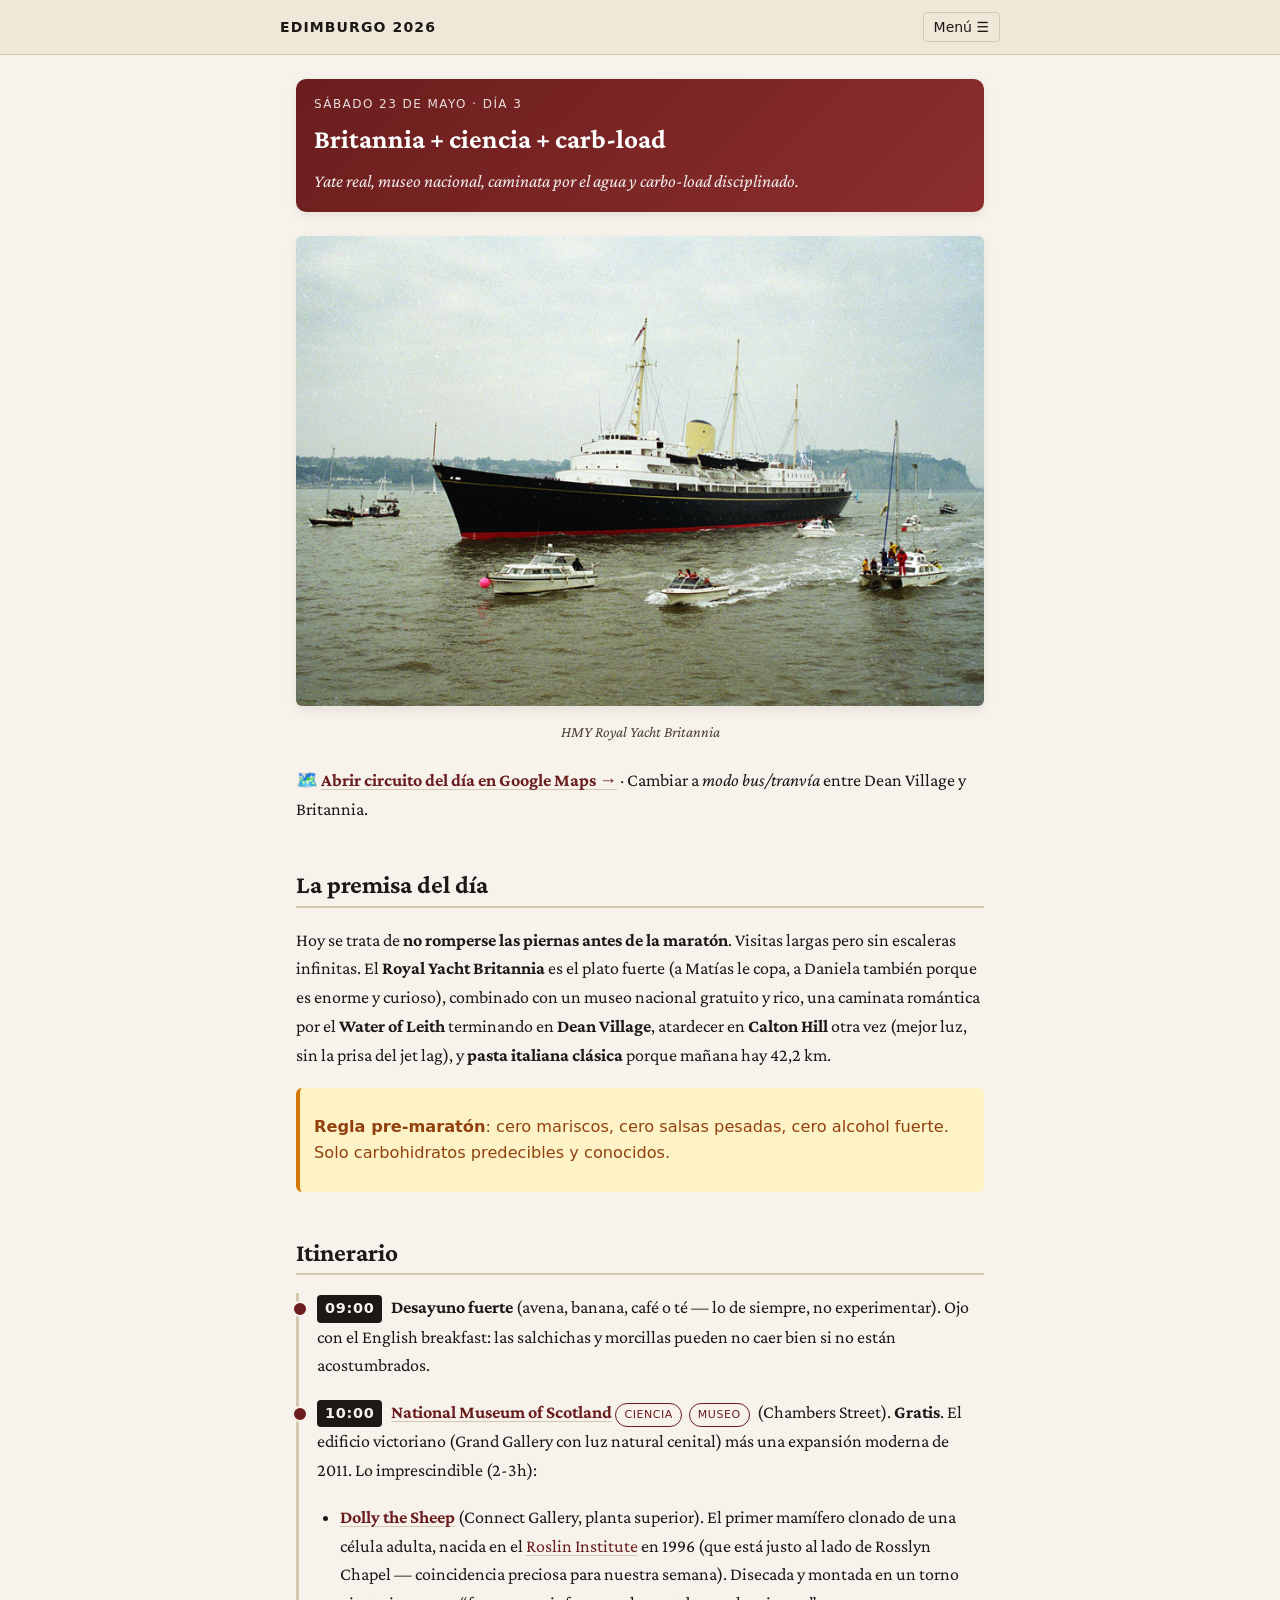
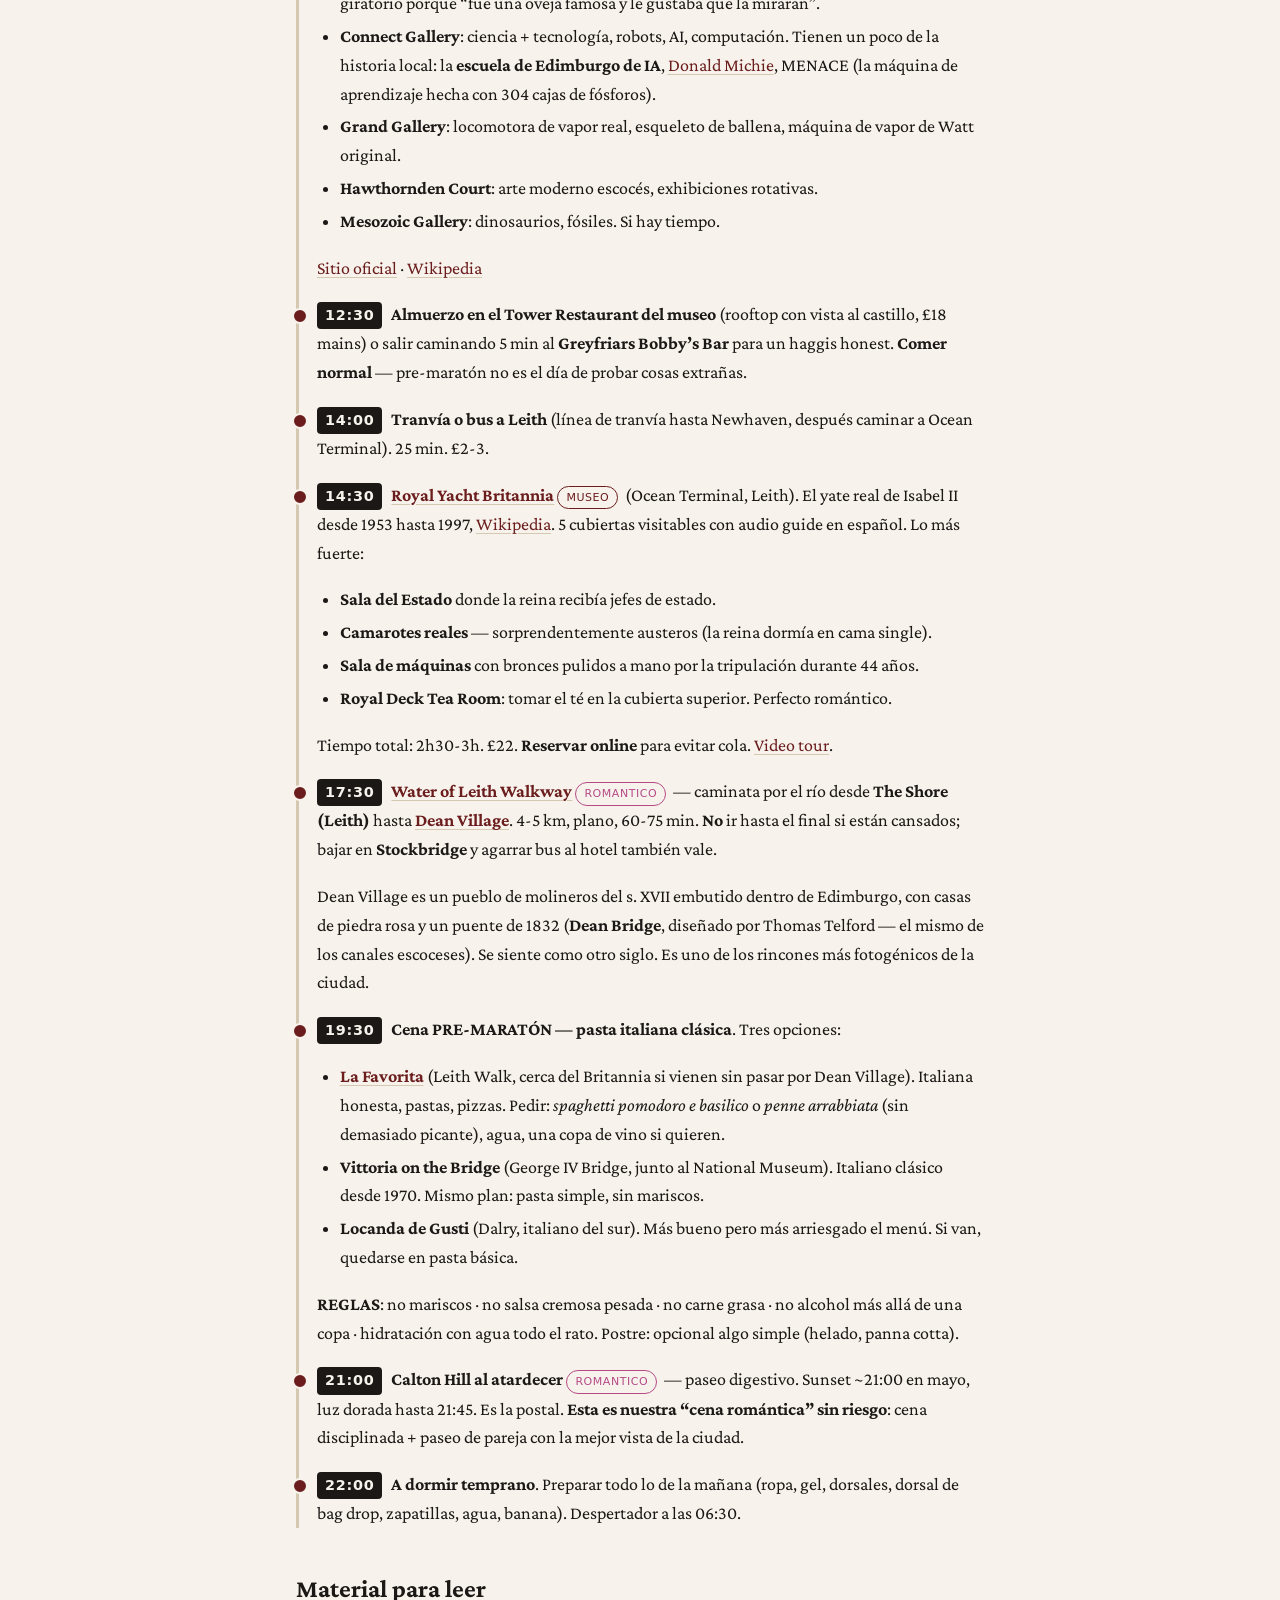
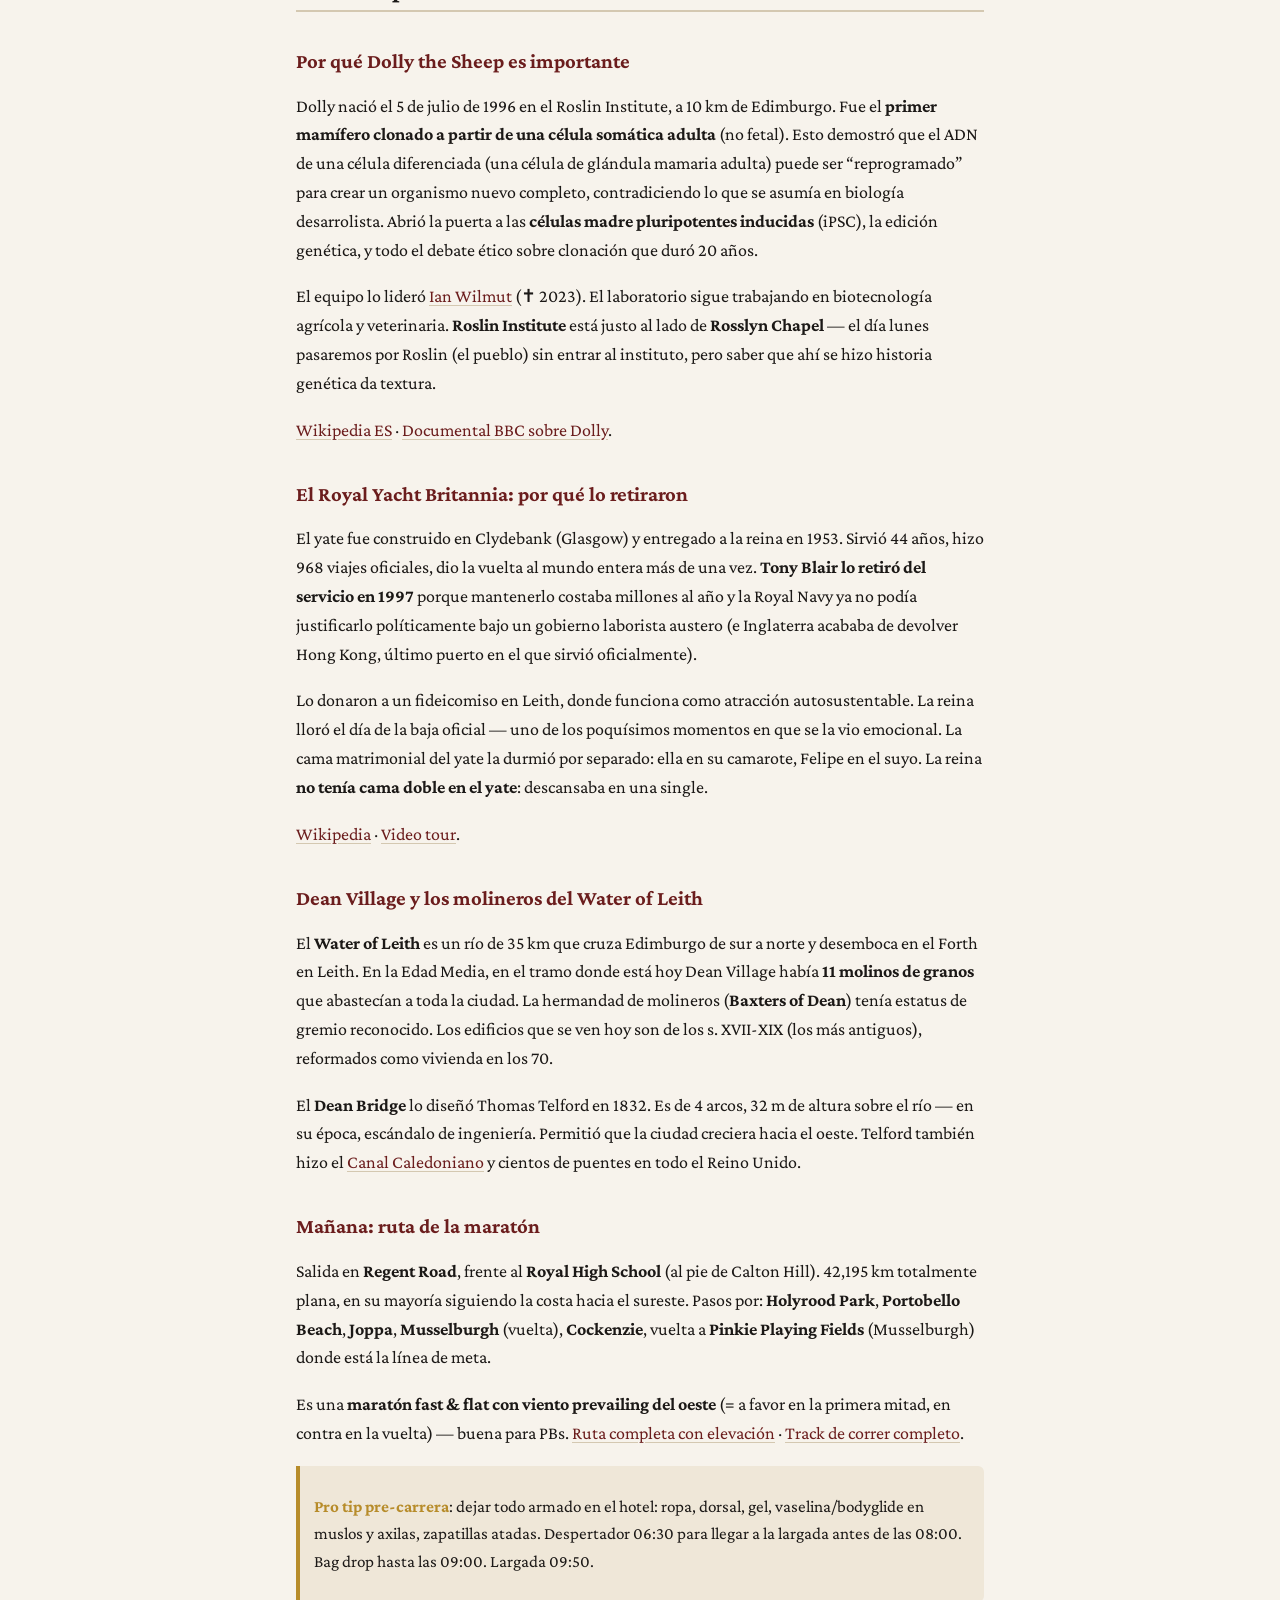
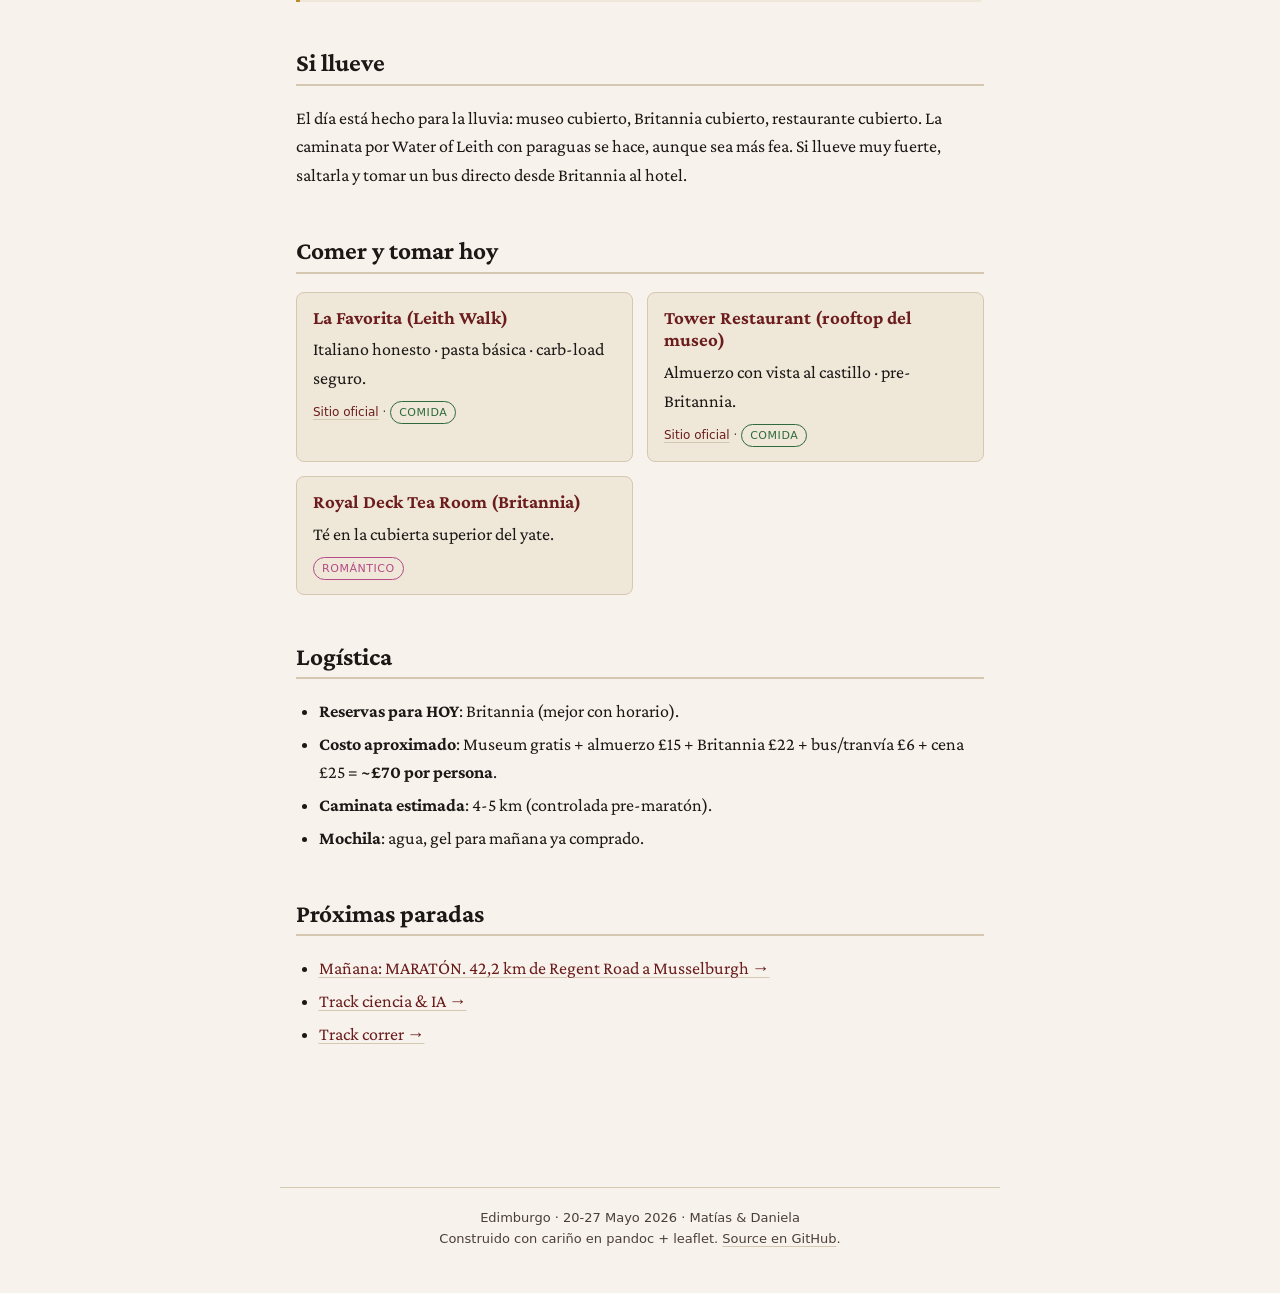
<file: dia-03-sabado-britannia.html>
<!DOCTYPE html>
<html lang="es">
<head>
  <meta charset="UTF-8">
  <meta name="viewport" content="width=device-width, initial-scale=1">
  <meta name="theme-color" content="#6b1d1d">
  <title>Sábado 23 — Britannia + ciencia +
carb-load · Edimburgo 2026</title>
  <meta name="description" content="National Museum of Scotland,
Surgeons’ Hall, Royal Yacht Britannia, Water of Leith, Dean Village,
Calton Hill al atardecer y pasta italiana pre-maratón.">
  <link rel="preconnect" href="https://fonts.googleapis.com">
  <link rel="preconnect" href="https://fonts.gstatic.com" crossorigin>
  <link href="https://fonts.googleapis.com/css2?family=Crimson+Pro:ital,wght@0,400;0,600;0,700;1,400&display=swap" rel="stylesheet">
  <link rel="stylesheet" href="assets/css/style.css">
  </head>
<body>
<header class="site">
  <div class="wrap">
    <a class="brand" href="index.html">Edimburgo 2026</a>
    <nav class="site">
      <button id="menu-btn" aria-label="Menú" aria-expanded="false">Menú ☰</button>
      <div class="menu" id="menu">
        <div class="group">Días</div>
        <a href="dia-01-jueves-llegada.html">Jue 21 · Llegada</a>
        <a href="dia-02-viernes-old-town.html">Vie 22 · Old Town</a>
        <a href="dia-03-sabado-britannia.html">Sáb 23 · Britannia</a>
        <a href="dia-04-domingo-maraton.html">Dom 24 · Maratón</a>
        <a href="dia-05-lunes-rosslyn-st-andrews.html">Lun 25 · Rosslyn → St Andrews</a>
        <a href="dia-06-martes-golf.html">Mar 26 · Golf</a>
        <a href="dia-07-miercoles-vuelta.html">Mié 27 · Vuelta</a>
        <div class="group">Tracks</div>
        <a href="track-esoterico.html">Esotérico</a>
        <a href="track-ciencia-ia.html">Ciencia &amp; IA</a>
        <a href="track-pubs-whisky.html">Pubs &amp; Whisky</a>
        <a href="track-correr.html">Para Daniela (correr)</a>
        <a href="track-ortodoncia.html">Para Daniela (ortodoncia)</a>
        <a href="track-romantico.html">Romántico</a>
        <div class="group">Recursos</div>
        <a href="ebook/edimburgo-2026.epub" download>📘 Descargar ePub</a>
        <a href="index.html#mapa">🗺️ Mapa general</a>
      </div>
    </nav>
  </div>
</header>
<main>
<div class="day-banner">
<div class="date">
Sábado 23 de mayo · Día 3
</div>
<div class="title">
Britannia + ciencia + carb-load
</div>
<div class="sub">
Yate real, museo nacional, caminata por el agua y carbo-load
disciplinado.
</div>
</div>
<figure>
<img src="assets/img/britannia.jpg"
title="El yate real Britannia en Leith"
alt="HMY Royal Yacht Britannia" />
<figcaption aria-hidden="true">HMY Royal Yacht Britannia</figcaption>
</figure>
<p>🗺️ <strong><a
href="https://www.google.com/maps/dir/?api=1&amp;origin=55.9528,-3.215&amp;destination=55.9352,-3.1493&amp;travelmode=walking&amp;waypoints=55.9468,-3.1898%7C55.9474,-3.1856%7C55.955,-3.1828%7C55.9628,-3.1773%7C55.9817,-3.1758">Abrir
circuito del día en Google Maps →</a></strong> · Cambiar a <em>modo
bus/tranvía</em> entre Dean Village y Britannia.</p>
<h2 id="la-premisa-del-día">La premisa del día</h2>
<p>Hoy se trata de <strong>no romperse las piernas antes de la
maratón</strong>. Visitas largas pero sin escaleras infinitas. El
<strong>Royal Yacht Britannia</strong> es el plato fuerte (a Matías le
copa, a Daniela también porque es enorme y curioso), combinado con un
museo nacional gratuito y rico, una caminata romántica por el
<strong>Water of Leith</strong> terminando en <strong>Dean
Village</strong>, atardecer en <strong>Calton Hill</strong> otra vez
(mejor luz, sin la prisa del jet lag), y <strong>pasta italiana
clásica</strong> porque mañana hay 42,2 km.</p>
<div class="confirm">
<p><strong>Regla pre-maratón</strong>: cero mariscos, cero salsas
pesadas, cero alcohol fuerte. Solo carbohidratos predecibles y
conocidos.</p>
</div>
<h2 id="itinerario">Itinerario</h2>
<div class="timeline">
<div class="timeline-event">
<p><span class="when">09:00</span> <strong>Desayuno fuerte</strong>
(avena, banana, café o té — lo de siempre, no experimentar). Ojo con el
English breakfast: las salchichas y morcillas pueden no caer bien si no
están acostumbrados.</p>
</div>
<div class="timeline-event">
<p><span class="when">10:00</span> <strong><a
href="https://www.nms.ac.uk/national-museum-of-scotland/">National
Museum of Scotland</a></strong> <span class="tag ciencia">ciencia</span>
<span class="tag museo">museo</span> (Chambers Street).
<strong>Gratis</strong>. El edificio victoriano (Grand Gallery con luz
natural cenital) más una expansión moderna de 2011. Lo imprescindible
(2-3h):</p>
<ul>
<li><strong><a href="https://es.wikipedia.org/wiki/Dolly_(oveja)">Dolly
the Sheep</a></strong> (Connect Gallery, planta superior). El primer
mamífero clonado de una célula adulta, nacida en el <a
href="https://es.wikipedia.org/wiki/Instituto_Roslin">Roslin
Institute</a> en 1996 (que está justo al lado de Rosslyn Chapel —
coincidencia preciosa para nuestra semana). Disecada y montada en un
torno giratorio porque “fue una oveja famosa y le gustaba que la
miraran”.</li>
<li><strong>Connect Gallery</strong>: ciencia + tecnología, robots, AI,
computación. Tienen un poco de la historia local: la <strong>escuela de
Edimburgo de IA</strong>, <a
href="https://en.wikipedia.org/wiki/Donald_Michie">Donald Michie</a>,
MENACE (la máquina de aprendizaje hecha con 304 cajas de fósforos).</li>
<li><strong>Grand Gallery</strong>: locomotora de vapor real, esqueleto
de ballena, máquina de vapor de Watt original.</li>
<li><strong>Hawthornden Court</strong>: arte moderno escocés,
exhibiciones rotativas.</li>
<li><strong>Mesozoic Gallery</strong>: dinosaurios, fósiles. Si hay
tiempo.</li>
</ul>
<p><a href="https://www.nms.ac.uk/national-museum-of-scotland/">Sitio
oficial</a> · <a
href="https://es.wikipedia.org/wiki/Museo_Nacional_de_Escocia">Wikipedia</a></p>
</div>
<div class="timeline-event">
<p><span class="when">12:30</span> <strong>Almuerzo en el Tower
Restaurant del museo</strong> (rooftop con vista al castillo, £18 mains)
o salir caminando 5 min al <strong>Greyfriars Bobby’s Bar</strong> para
un haggis honest. <strong>Comer normal</strong> — pre-maratón no es el
día de probar cosas extrañas.</p>
</div>
<div class="timeline-event">
<p><span class="when">14:00</span> <strong>Tranvía o bus a
Leith</strong> (línea de tranvía hasta Newhaven, después caminar a Ocean
Terminal). 25 min. £2-3.</p>
</div>
<div class="timeline-event">
<p><span class="when">14:30</span> <strong><a
href="https://www.royalyachtbritannia.co.uk/">Royal Yacht
Britannia</a></strong> <span class="tag museo">museo</span> (Ocean
Terminal, Leith). El yate real de Isabel II desde 1953 hasta 1997, <a
href="https://es.wikipedia.org/wiki/HMY_Britannia">Wikipedia</a>. 5
cubiertas visitables con audio guide en español. Lo más fuerte:</p>
<ul>
<li><strong>Sala del Estado</strong> donde la reina recibía jefes de
estado.</li>
<li><strong>Camarotes reales</strong> — sorprendentemente austeros (la
reina dormía en cama single).</li>
<li><strong>Sala de máquinas</strong> con bronces pulidos a mano por la
tripulación durante 44 años.</li>
<li><strong>Royal Deck Tea Room</strong>: tomar el té en la cubierta
superior. Perfecto romántico.</li>
</ul>
<p>Tiempo total: 2h30-3h. £22. <strong>Reservar online</strong> para
evitar cola. <a
href="https://www.youtube.com/results?search_query=royal+yacht+britannia+tour">Video
tour</a>.</p>
</div>
<div class="timeline-event">
<p><span class="when">17:30</span> <strong><a
href="https://www.waterofleith.org.uk/">Water of Leith
Walkway</a></strong> <span class="tag romantico">romantico</span> —
caminata por el río desde <strong>The Shore (Leith)</strong> hasta
<strong><a href="https://es.wikipedia.org/wiki/Dean_Village">Dean
Village</a></strong>. 4-5 km, plano, 60-75 min. <strong>No</strong> ir
hasta el final si están cansados; bajar en <strong>Stockbridge</strong>
y agarrar bus al hotel también vale.</p>
<p>Dean Village es un pueblo de molineros del s. XVII embutido dentro de
Edimburgo, con casas de piedra rosa y un puente de 1832 (<strong>Dean
Bridge</strong>, diseñado por Thomas Telford — el mismo de los canales
escoceses). Se siente como otro siglo. Es uno de los rincones más
fotogénicos de la ciudad.</p>
</div>
<div class="timeline-event">
<p><span class="when">19:30</span> <strong>Cena PRE-MARATÓN — pasta
italiana clásica</strong>. Tres opciones:</p>
<ul>
<li><strong><a href="https://la-favorita.com/">La Favorita</a></strong>
(Leith Walk, cerca del Britannia si vienen sin pasar por Dean Village).
Italiana honesta, pastas, pizzas. Pedir: <em>spaghetti pomodoro e
basilico</em> o <em>penne arrabbiata</em> (sin demasiado picante), agua,
una copa de vino si quieren.</li>
<li><strong>Vittoria on the Bridge</strong> (George IV Bridge, junto al
National Museum). Italiano clásico desde 1970. Mismo plan: pasta simple,
sin mariscos.</li>
<li><strong>Locanda de Gusti</strong> (Dalry, italiano del sur). Más
bueno pero más arriesgado el menú. Si van, quedarse en pasta
básica.</li>
</ul>
<p><strong>REGLAS</strong>: no mariscos · no salsa cremosa pesada · no
carne grasa · no alcohol más allá de una copa · hidratación con agua
todo el rato. Postre: opcional algo simple (helado, panna cotta).</p>
</div>
<div class="timeline-event">
<p><span class="when">21:00</span> <strong>Calton Hill al
atardecer</strong> <span class="tag romantico">romantico</span> — paseo
digestivo. Sunset ~21:00 en mayo, luz dorada hasta 21:45. Es la postal.
<strong>Esta es nuestra “cena romántica” sin riesgo</strong>: cena
disciplinada + paseo de pareja con la mejor vista de la ciudad.</p>
</div>
<div class="timeline-event">
<p><span class="when">22:00</span> <strong>A dormir temprano</strong>.
Preparar todo lo de la mañana (ropa, gel, dorsales, dorsal de bag drop,
zapatillas, agua, banana). Despertador a las 06:30.</p>
</div>
</div>
<h2 id="material-para-leer">Material para leer</h2>
<h3 id="por-qué-dolly-the-sheep-es-importante">Por qué Dolly the Sheep
es importante</h3>
<p>Dolly nació el 5 de julio de 1996 en el Roslin Institute, a 10 km de
Edimburgo. Fue el <strong>primer mamífero clonado a partir de una célula
somática adulta</strong> (no fetal). Esto demostró que el ADN de una
célula diferenciada (una célula de glándula mamaria adulta) puede ser
“reprogramado” para crear un organismo nuevo completo, contradiciendo lo
que se asumía en biología desarrolista. Abrió la puerta a las
<strong>células madre pluripotentes inducidas</strong> (iPSC), la
edición genética, y todo el debate ético sobre clonación que duró 20
años.</p>
<p>El equipo lo lideró <a
href="https://es.wikipedia.org/wiki/Ian_Wilmut">Ian Wilmut</a> (✝ 2023).
El laboratorio sigue trabajando en biotecnología agrícola y veterinaria.
<strong>Roslin Institute</strong> está justo al lado de <strong>Rosslyn
Chapel</strong> — el día lunes pasaremos por Roslin (el pueblo) sin
entrar al instituto, pero saber que ahí se hizo historia genética da
textura.</p>
<p><a href="https://es.wikipedia.org/wiki/Dolly_(oveja)">Wikipedia
ES</a> · <a
href="https://www.youtube.com/results?search_query=dolly+sheep+documentary+bbc">Documental
BBC sobre Dolly</a>.</p>
<h3 id="el-royal-yacht-britannia-por-qué-lo-retiraron">El Royal Yacht
Britannia: por qué lo retiraron</h3>
<p>El yate fue construido en Clydebank (Glasgow) y entregado a la reina
en 1953. Sirvió 44 años, hizo 968 viajes oficiales, dio la vuelta al
mundo entera más de una vez. <strong>Tony Blair lo retiró del servicio
en 1997</strong> porque mantenerlo costaba millones al año y la Royal
Navy ya no podía justificarlo políticamente bajo un gobierno laborista
austero (e Inglaterra acababa de devolver Hong Kong, último puerto en el
que sirvió oficialmente).</p>
<p>Lo donaron a un fideicomiso en Leith, donde funciona como atracción
autosustentable. La reina lloró el día de la baja oficial — uno de los
poquísimos momentos en que se la vio emocional. La cama matrimonial del
yate la durmió por separado: ella en su camarote, Felipe en el suyo. La
reina <strong>no tenía cama doble en el yate</strong>: descansaba en una
single.</p>
<p><a href="https://es.wikipedia.org/wiki/HMY_Britannia">Wikipedia</a> ·
<a
href="https://www.youtube.com/results?search_query=royal+yacht+britannia+full+tour">Video
tour</a>.</p>
<h3 id="dean-village-y-los-molineros-del-water-of-leith">Dean Village y
los molineros del Water of Leith</h3>
<p>El <strong>Water of Leith</strong> es un río de 35 km que cruza
Edimburgo de sur a norte y desemboca en el Forth en Leith. En la Edad
Media, en el tramo donde está hoy Dean Village había <strong>11 molinos
de granos</strong> que abastecían a toda la ciudad. La hermandad de
molineros (<strong>Baxters of Dean</strong>) tenía estatus de gremio
reconocido. Los edificios que se ven hoy son de los s. XVII-XIX (los más
antiguos), reformados como vivienda en los 70.</p>
<p>El <strong>Dean Bridge</strong> lo diseñó Thomas Telford en 1832. Es
de 4 arcos, 32 m de altura sobre el río — en su época, escándalo de
ingeniería. Permitió que la ciudad creciera hacia el oeste. Telford
también hizo el <a
href="https://es.wikipedia.org/wiki/Canal_de_Caledonia">Canal
Caledoniano</a> y cientos de puentes en todo el Reino Unido.</p>
<h3 id="mañana-ruta-de-la-maratón">Mañana: ruta de la maratón</h3>
<p>Salida en <strong>Regent Road</strong>, frente al <strong>Royal High
School</strong> (al pie de Calton Hill). 42,195 km totalmente plana, en
su mayoría siguiendo la costa hacia el sureste. Pasos por:
<strong>Holyrood Park</strong>, <strong>Portobello Beach</strong>,
<strong>Joppa</strong>, <strong>Musselburgh</strong> (vuelta),
<strong>Cockenzie</strong>, vuelta a <strong>Pinkie Playing
Fields</strong> (Musselburgh) donde está la línea de meta.</p>
<p>Es una <strong>maratón fast &amp; flat con viento prevailing del
oeste</strong> (= a favor en la primera mitad, en contra en la vuelta) —
buena para PBs. <a href="https://edinburghmarathon.com/the-course/">Ruta
completa con elevación</a> · <a href="track-correr.html">Track de correr
completo</a>.</p>
<div class="tip">
<p><strong>Pro tip pre-carrera</strong>: dejar todo armado en el hotel:
ropa, dorsal, gel, vaselina/bodyglide en muslos y axilas, zapatillas
atadas. Despertador 06:30 para llegar a la largada antes de las 08:00.
Bag drop hasta las 09:00. Largada 09:50.</p>
</div>
<h2 id="si-llueve">Si llueve</h2>
<p>El día está hecho para la lluvia: museo cubierto, Britannia cubierto,
restaurante cubierto. La caminata por Water of Leith con paraguas se
hace, aunque sea más fea. Si llueve muy fuerte, saltarla y tomar un bus
directo desde Britannia al hotel.</p>
<h2 id="comer-y-tomar-hoy">Comer y tomar hoy</h2>
<div class="cards">
<section id="la-favorita-leith-walk" class="card">
<h3>La Favorita (Leith Walk)</h3>
Italiano honesto · pasta básica · carb-load seguro.
<div class="meta">
<a href="https://la-favorita.com/">Sitio oficial</a> · <span
class="tag comida">comida</span>
</div>
</section>
<section id="tower-restaurant-rooftop-del-museo" class="card">
<h3>Tower Restaurant (rooftop del museo)</h3>
Almuerzo con vista al castillo · pre-Britannia.
<div class="meta">
<a href="https://www.tower-restaurant.com/">Sitio oficial</a> · <span
class="tag comida">comida</span>
</div>
</section>
<section id="royal-deck-tea-room-britannia" class="card">
<h3>Royal Deck Tea Room (Britannia)</h3>
Té en la cubierta superior del yate.
<div class="meta">
<span class="tag romantico">romántico</span>
</div>
</section>
</div>
<h2 id="logística">Logística</h2>
<ul>
<li><strong>Reservas para HOY</strong>: Britannia (mejor con
horario).</li>
<li><strong>Costo aproximado</strong>: Museum gratis + almuerzo £15 +
Britannia £22 + bus/tranvía £6 + cena £25 = <strong>~£70 por
persona</strong>.</li>
<li><strong>Caminata estimada</strong>: 4-5 km (controlada
pre-maratón).</li>
<li><strong>Mochila</strong>: agua, gel para mañana ya comprado.</li>
</ul>
<h2 id="próximas-paradas">Próximas paradas</h2>
<ul>
<li><a href="dia-04-domingo-maraton.html">Mañana: MARATÓN. 42,2 km de
Regent Road a Musselburgh →</a></li>
<li><a href="track-ciencia-ia.html">Track ciencia &amp; IA →</a></li>
<li><a href="track-correr.html">Track correr →</a></li>
</ul>
</main>
<footer class="site">
  Edimburgo · 20-27 Mayo 2026 · Matías &amp; Daniela<br>
  Construido con cariño en pandoc + leaflet. <a href="https://github.com/mpodeley/edimburgo-2026">Source en GitHub</a>.
</footer>
<script>
  document.getElementById('menu-btn').addEventListener('click', function() {
    var menu = document.getElementById('menu');
    var open = menu.classList.toggle('open');
    this.setAttribute('aria-expanded', open);
  });
</script>
</body>
</html>
</file>
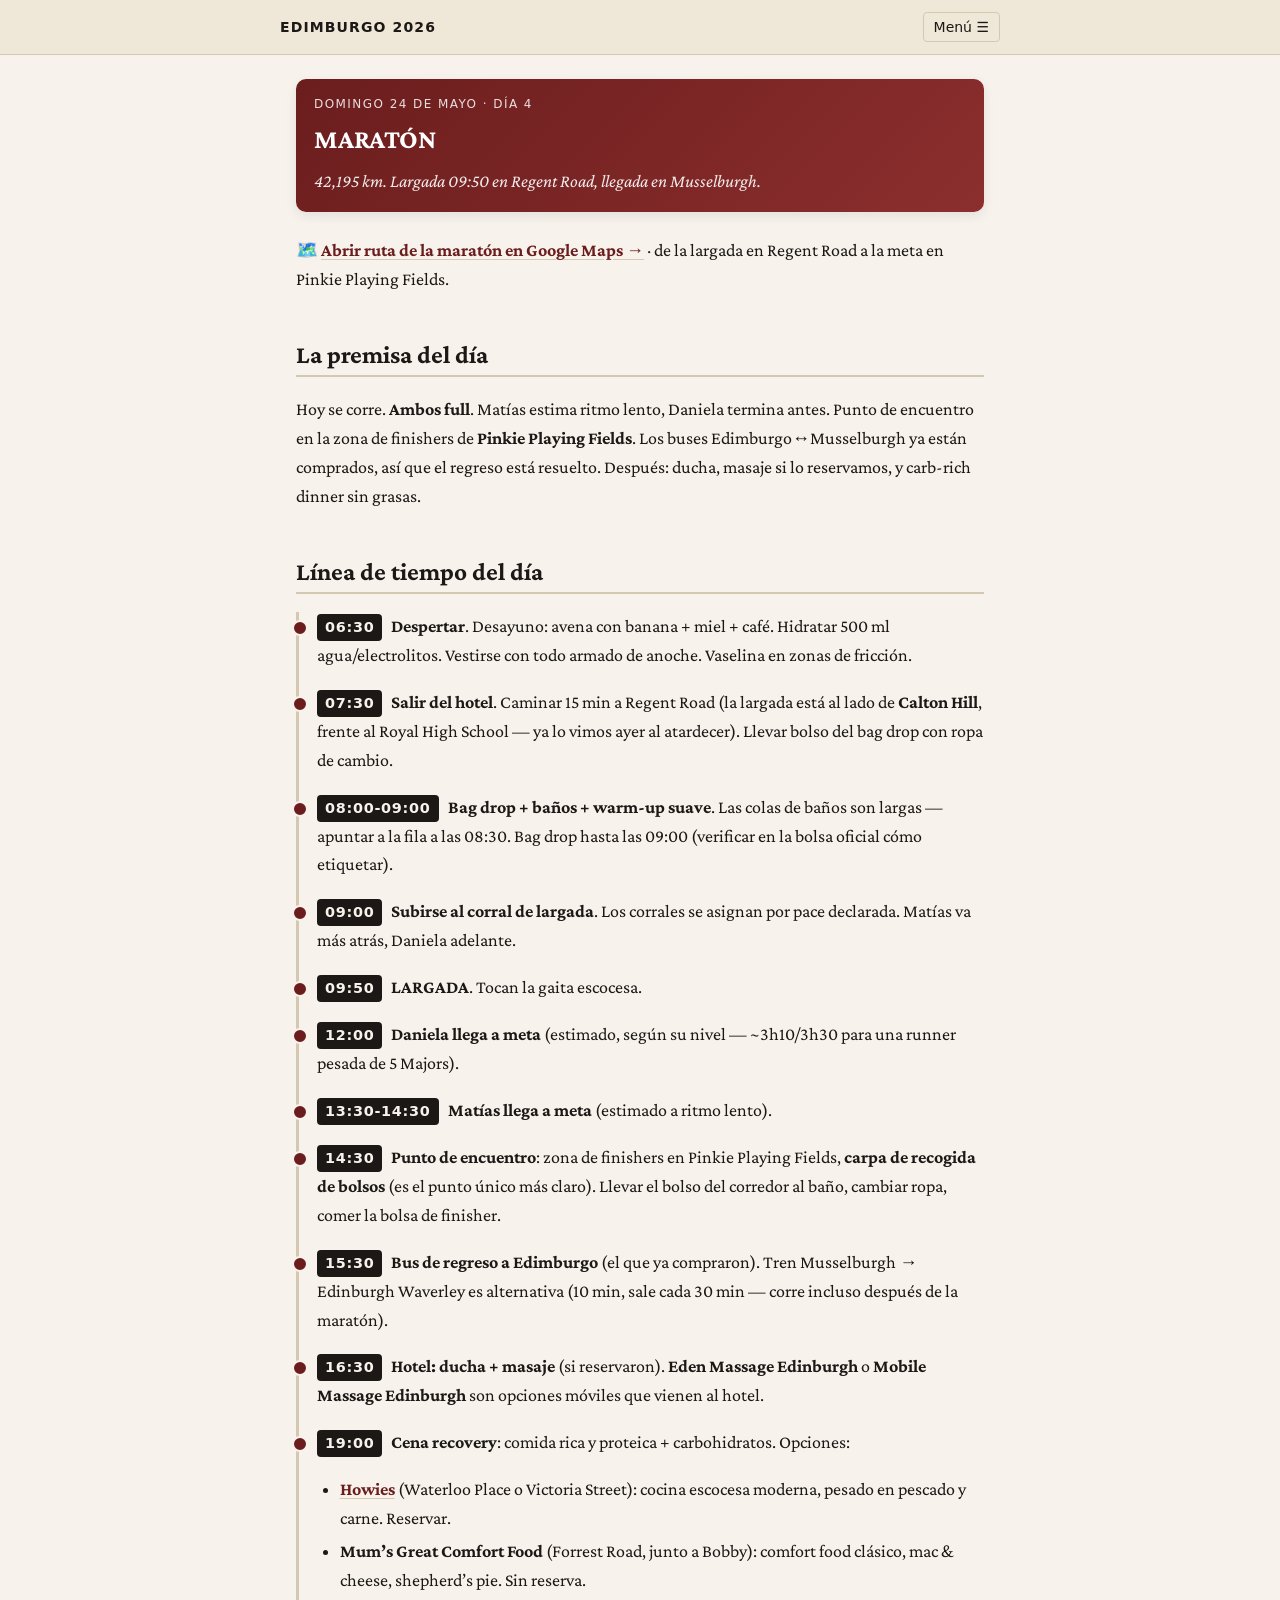
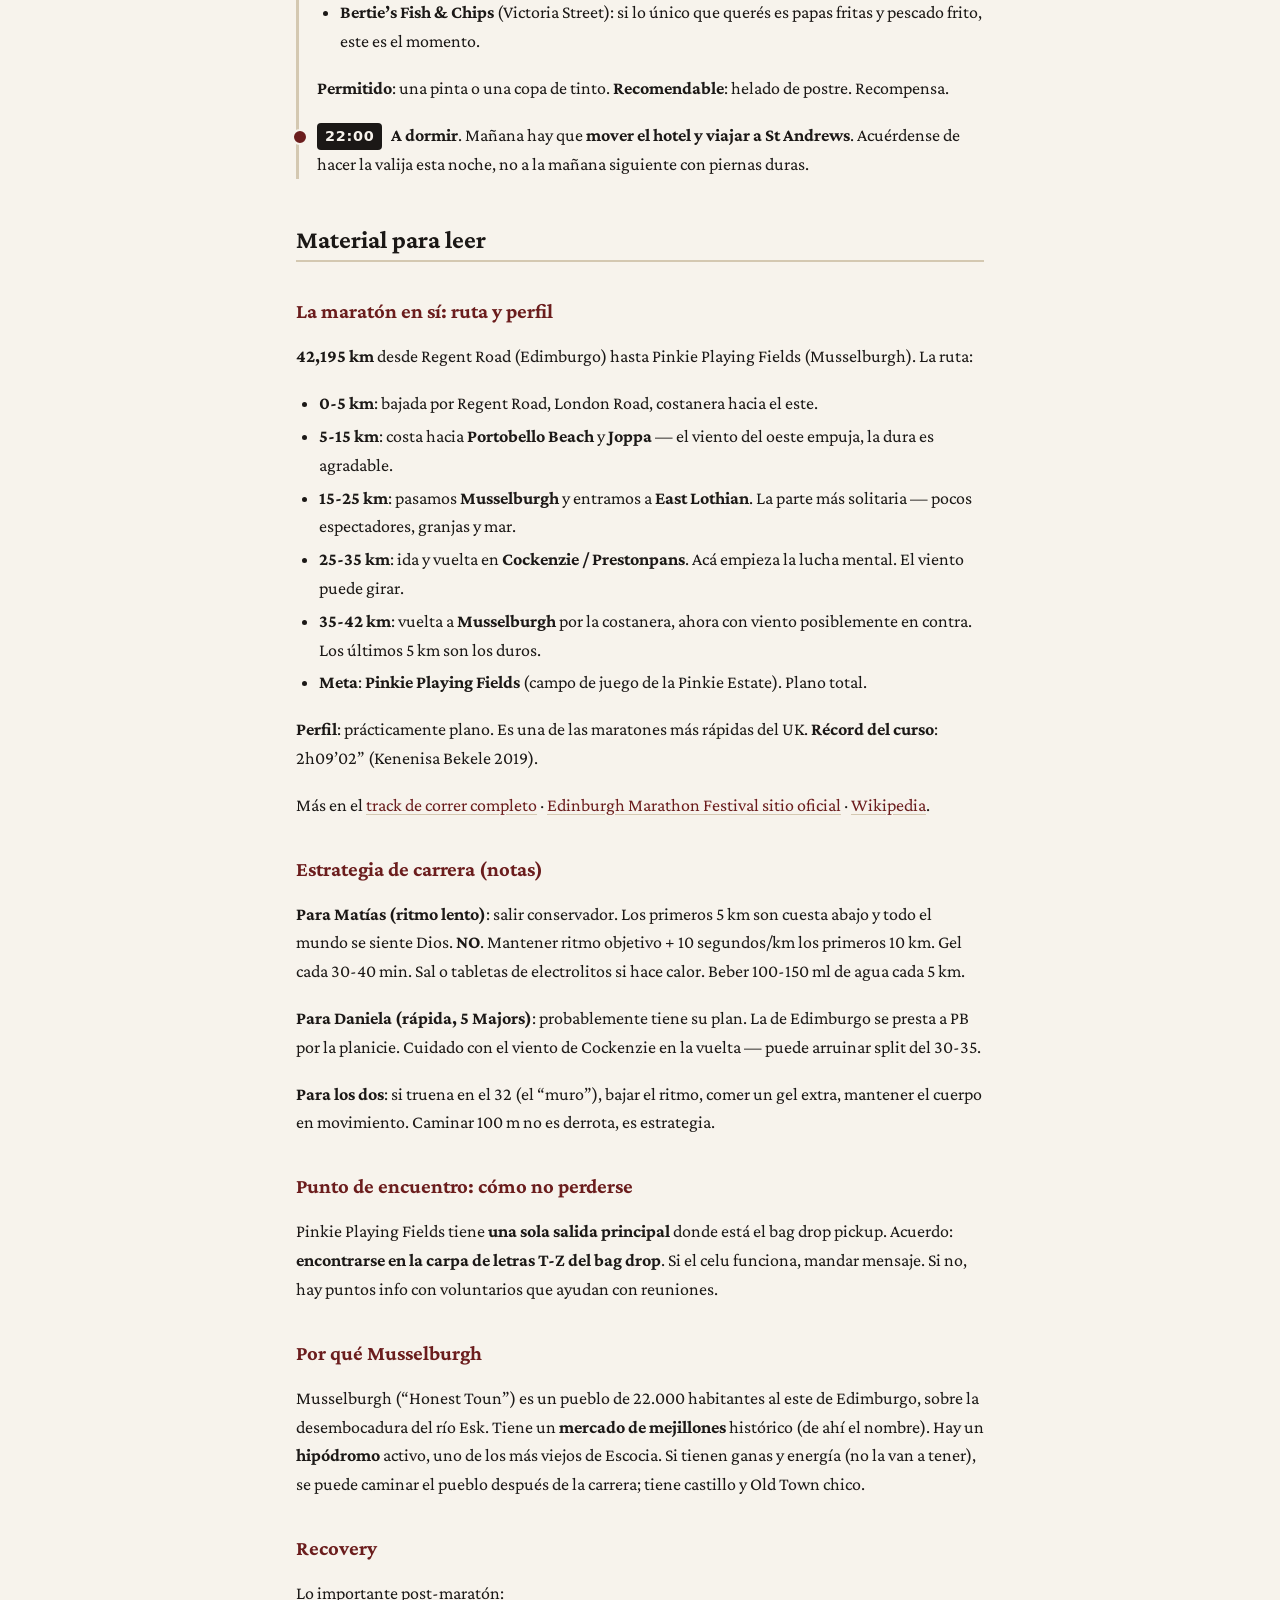
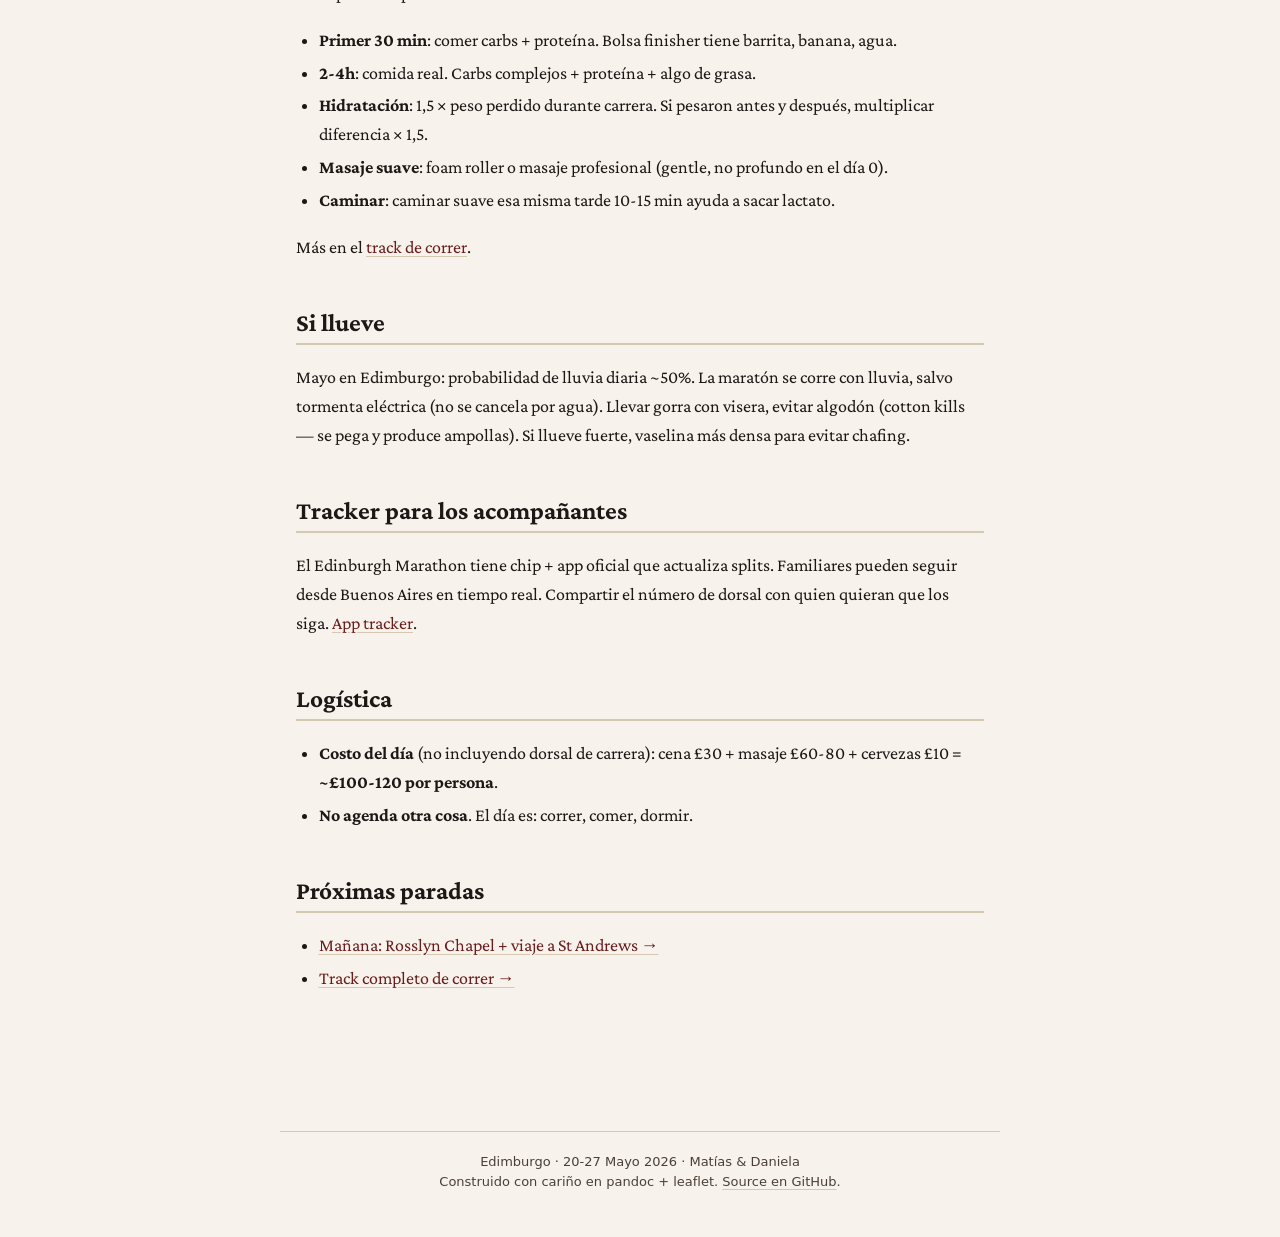
<file: dia-04-domingo-maraton.html>
<!DOCTYPE html>
<html lang="es">
<head>
  <meta charset="UTF-8">
  <meta name="viewport" content="width=device-width, initial-scale=1">
  <meta name="theme-color" content="#6b1d1d">
  <title>Domingo 24 — Edinburgh Marathon · Edimburgo 2026</title>
  <meta name="description" content="Edinburgh Marathon Festival. Largada
Regent Road, llegada Pinkie Playing Fields Musselburgh.">
  <link rel="preconnect" href="https://fonts.googleapis.com">
  <link rel="preconnect" href="https://fonts.gstatic.com" crossorigin>
  <link href="https://fonts.googleapis.com/css2?family=Crimson+Pro:ital,wght@0,400;0,600;0,700;1,400&display=swap" rel="stylesheet">
  <link rel="stylesheet" href="assets/css/style.css">
  </head>
<body>
<header class="site">
  <div class="wrap">
    <a class="brand" href="index.html">Edimburgo 2026</a>
    <nav class="site">
      <button id="menu-btn" aria-label="Menú" aria-expanded="false">Menú ☰</button>
      <div class="menu" id="menu">
        <div class="group">Días</div>
        <a href="dia-01-jueves-llegada.html">Jue 21 · Llegada</a>
        <a href="dia-02-viernes-old-town.html">Vie 22 · Old Town</a>
        <a href="dia-03-sabado-britannia.html">Sáb 23 · Britannia</a>
        <a href="dia-04-domingo-maraton.html">Dom 24 · Maratón</a>
        <a href="dia-05-lunes-rosslyn-st-andrews.html">Lun 25 · Rosslyn → St Andrews</a>
        <a href="dia-06-martes-golf.html">Mar 26 · Golf</a>
        <a href="dia-07-miercoles-vuelta.html">Mié 27 · Vuelta</a>
        <div class="group">Tracks</div>
        <a href="track-esoterico.html">Esotérico</a>
        <a href="track-ciencia-ia.html">Ciencia &amp; IA</a>
        <a href="track-pubs-whisky.html">Pubs &amp; Whisky</a>
        <a href="track-correr.html">Para Daniela (correr)</a>
        <a href="track-ortodoncia.html">Para Daniela (ortodoncia)</a>
        <a href="track-romantico.html">Romántico</a>
        <div class="group">Recursos</div>
        <a href="ebook/edimburgo-2026.epub" download>📘 Descargar ePub</a>
        <a href="index.html#mapa">🗺️ Mapa general</a>
      </div>
    </nav>
  </div>
</header>
<main>
<div class="day-banner">
<div class="date">
Domingo 24 de mayo · Día 4
</div>
<div class="title">
MARATÓN
</div>
<div class="sub">
42,195 km. Largada 09:50 en Regent Road, llegada en Musselburgh.
</div>
</div>
<p>🗺️ <strong><a
href="https://www.google.com/maps/dir/?api=1&amp;origin=55.9536,-3.182&amp;destination=55.9433,-3.0451&amp;travelmode=walking">Abrir
ruta de la maratón en Google Maps →</a></strong> · de la largada en
Regent Road a la meta en Pinkie Playing Fields.</p>
<h2 id="la-premisa-del-día">La premisa del día</h2>
<p>Hoy se corre. <strong>Ambos full</strong>. Matías estima ritmo lento,
Daniela termina antes. Punto de encuentro en la zona de finishers de
<strong>Pinkie Playing Fields</strong>. Los buses Edimburgo↔︎Musselburgh
ya están comprados, así que el regreso está resuelto. Después: ducha,
masaje si lo reservamos, y carb-rich dinner sin grasas.</p>
<h2 id="línea-de-tiempo-del-día">Línea de tiempo del día</h2>
<div class="timeline">
<div class="timeline-event">
<p><span class="when">06:30</span> <strong>Despertar</strong>. Desayuno:
avena con banana + miel + café. Hidratar 500 ml agua/electrolitos.
Vestirse con todo armado de anoche. Vaselina en zonas de fricción.</p>
</div>
<div class="timeline-event">
<p><span class="when">07:30</span> <strong>Salir del hotel</strong>.
Caminar 15 min a Regent Road (la largada está al lado de <strong>Calton
Hill</strong>, frente al Royal High School — ya lo vimos ayer al
atardecer). Llevar bolso del bag drop con ropa de cambio.</p>
</div>
<div class="timeline-event">
<p><span class="when">08:00-09:00</span> <strong>Bag drop + baños +
warm-up suave</strong>. Las colas de baños son largas — apuntar a la
fila a las 08:30. Bag drop hasta las 09:00 (verificar en la bolsa
oficial cómo etiquetar).</p>
</div>
<div class="timeline-event">
<p><span class="when">09:00</span> <strong>Subirse al corral de
largada</strong>. Los corrales se asignan por pace declarada. Matías va
más atrás, Daniela adelante.</p>
</div>
<div class="timeline-event">
<p><span class="when">09:50</span> <strong>LARGADA</strong>. Tocan la
gaita escocesa.</p>
</div>
<div class="timeline-event">
<p><span class="when">12:00</span> <strong>Daniela llega a meta</strong>
(estimado, según su nivel — ~3h10/3h30 para una runner pesada de 5
Majors).</p>
</div>
<div class="timeline-event">
<p><span class="when">13:30-14:30</span> <strong>Matías llega a
meta</strong> (estimado a ritmo lento).</p>
</div>
<div class="timeline-event">
<p><span class="when">14:30</span> <strong>Punto de encuentro</strong>:
zona de finishers en Pinkie Playing Fields, <strong>carpa de recogida de
bolsos</strong> (es el punto único más claro). Llevar el bolso del
corredor al baño, cambiar ropa, comer la bolsa de finisher.</p>
</div>
<div class="timeline-event">
<p><span class="when">15:30</span> <strong>Bus de regreso a
Edimburgo</strong> (el que ya compraron). Tren Musselburgh → Edinburgh
Waverley es alternativa (10 min, sale cada 30 min — corre incluso
después de la maratón).</p>
</div>
<div class="timeline-event">
<p><span class="when">16:30</span> <strong>Hotel: ducha +
masaje</strong> (si reservaron). <strong>Eden Massage Edinburgh</strong>
o <strong>Mobile Massage Edinburgh</strong> son opciones móviles que
vienen al hotel.</p>
</div>
<div class="timeline-event">
<p><span class="when">19:00</span> <strong>Cena recovery</strong>:
comida rica y proteica + carbohidratos. Opciones:</p>
<ul>
<li><strong><a href="https://howies.uk.com/">Howies</a></strong>
(Waterloo Place o Victoria Street): cocina escocesa moderna, pesado en
pescado y carne. Reservar.</li>
<li><strong>Mum’s Great Comfort Food</strong> (Forrest Road, junto a
Bobby): comfort food clásico, mac &amp; cheese, shepherd’s pie. Sin
reserva.</li>
<li><strong>Bertie’s Fish &amp; Chips</strong> (Victoria Street): si lo
único que querés es papas fritas y pescado frito, este es el
momento.</li>
</ul>
<p><strong>Permitido</strong>: una pinta o una copa de tinto.
<strong>Recomendable</strong>: helado de postre. Recompensa.</p>
</div>
<div class="timeline-event">
<p><span class="when">22:00</span> <strong>A dormir</strong>. Mañana hay
que <strong>mover el hotel y viajar a St Andrews</strong>. Acuérdense de
hacer la valija esta noche, no a la mañana siguiente con piernas
duras.</p>
</div>
</div>
<h2 id="material-para-leer">Material para leer</h2>
<h3 id="la-maratón-en-sí-ruta-y-perfil">La maratón en sí: ruta y
perfil</h3>
<p><strong>42,195 km</strong> desde Regent Road (Edimburgo) hasta Pinkie
Playing Fields (Musselburgh). La ruta:</p>
<ul>
<li><strong>0-5 km</strong>: bajada por Regent Road, London Road,
costanera hacia el este.</li>
<li><strong>5-15 km</strong>: costa hacia <strong>Portobello
Beach</strong> y <strong>Joppa</strong> — el viento del oeste empuja, la
dura es agradable.</li>
<li><strong>15-25 km</strong>: pasamos <strong>Musselburgh</strong> y
entramos a <strong>East Lothian</strong>. La parte más solitaria — pocos
espectadores, granjas y mar.</li>
<li><strong>25-35 km</strong>: ida y vuelta en <strong>Cockenzie /
Prestonpans</strong>. Acá empieza la lucha mental. El viento puede
girar.</li>
<li><strong>35-42 km</strong>: vuelta a <strong>Musselburgh</strong> por
la costanera, ahora con viento posiblemente en contra. Los últimos 5 km
son los duros.</li>
<li><strong>Meta</strong>: <strong>Pinkie Playing Fields</strong> (campo
de juego de la Pinkie Estate). Plano total.</li>
</ul>
<p><strong>Perfil</strong>: prácticamente plano. Es una de las maratones
más rápidas del UK. <strong>Récord del curso</strong>: 2h09’02”
(Kenenisa Bekele 2019).</p>
<p>Más en el <a href="track-correr.html">track de correr completo</a> ·
<a href="https://edinburghmarathon.com/">Edinburgh Marathon Festival
sitio oficial</a> · <a
href="https://en.wikipedia.org/wiki/Edinburgh_Marathon">Wikipedia</a>.</p>
<h3 id="estrategia-de-carrera-notas">Estrategia de carrera (notas)</h3>
<p><strong>Para Matías (ritmo lento)</strong>: salir conservador. Los
primeros 5 km son cuesta abajo y todo el mundo se siente Dios.
<strong>NO</strong>. Mantener ritmo objetivo + 10 segundos/km los
primeros 10 km. Gel cada 30-40 min. Sal o tabletas de electrolitos si
hace calor. Beber 100-150 ml de agua cada 5 km.</p>
<p><strong>Para Daniela (rápida, 5 Majors)</strong>: probablemente tiene
su plan. La de Edimburgo se presta a PB por la planicie. Cuidado con el
viento de Cockenzie en la vuelta — puede arruinar split del 30-35.</p>
<p><strong>Para los dos</strong>: si truena en el 32 (el “muro”), bajar
el ritmo, comer un gel extra, mantener el cuerpo en movimiento. Caminar
100 m no es derrota, es estrategia.</p>
<h3 id="punto-de-encuentro-cómo-no-perderse">Punto de encuentro: cómo no
perderse</h3>
<p>Pinkie Playing Fields tiene <strong>una sola salida
principal</strong> donde está el bag drop pickup. Acuerdo:
<strong>encontrarse en la carpa de letras T-Z del bag drop</strong>. Si
el celu funciona, mandar mensaje. Si no, hay puntos info con voluntarios
que ayudan con reuniones.</p>
<h3 id="por-qué-musselburgh">Por qué Musselburgh</h3>
<p>Musselburgh (“Honest Toun”) es un pueblo de 22.000 habitantes al este
de Edimburgo, sobre la desembocadura del río Esk. Tiene un
<strong>mercado de mejillones</strong> histórico (de ahí el nombre). Hay
un <strong>hipódromo</strong> activo, uno de los más viejos de Escocia.
Si tienen ganas y energía (no la van a tener), se puede caminar el
pueblo después de la carrera; tiene castillo y Old Town chico.</p>
<h3 id="recovery">Recovery</h3>
<p>Lo importante post-maratón:</p>
<ul>
<li><strong>Primer 30 min</strong>: comer carbs + proteína. Bolsa
finisher tiene barrita, banana, agua.</li>
<li><strong>2-4h</strong>: comida real. Carbs complejos + proteína +
algo de grasa.</li>
<li><strong>Hidratación</strong>: 1,5 × peso perdido durante carrera. Si
pesaron antes y después, multiplicar diferencia × 1,5.</li>
<li><strong>Masaje suave</strong>: foam roller o masaje profesional
(gentle, no profundo en el día 0).</li>
<li><strong>Caminar</strong>: caminar suave esa misma tarde 10-15 min
ayuda a sacar lactato.</li>
</ul>
<p>Más en el <a href="track-correr.html">track de correr</a>.</p>
<h2 id="si-llueve">Si llueve</h2>
<p>Mayo en Edimburgo: probabilidad de lluvia diaria ~50%. La maratón se
corre con lluvia, salvo tormenta eléctrica (no se cancela por agua).
Llevar gorra con visera, evitar algodón (cotton kills — se pega y
produce ampollas). Si llueve fuerte, vaselina más densa para evitar
chafing.</p>
<h2 id="tracker-para-los-acompañantes">Tracker para los
acompañantes</h2>
<p>El Edinburgh Marathon tiene chip + app oficial que actualiza splits.
Familiares pueden seguir desde Buenos Aires en tiempo real. Compartir el
número de dorsal con quien quieran que los siga. <a
href="https://edinburghmarathon.com/the-event/tracking/">App
tracker</a>.</p>
<h2 id="logística">Logística</h2>
<ul>
<li><strong>Costo del día</strong> (no incluyendo dorsal de carrera):
cena £30 + masaje £60-80 + cervezas £10 = <strong>~£100-120 por
persona</strong>.</li>
<li><strong>No agenda otra cosa</strong>. El día es: correr, comer,
dormir.</li>
</ul>
<h2 id="próximas-paradas">Próximas paradas</h2>
<ul>
<li><a href="dia-05-lunes-rosslyn-st-andrews.html">Mañana: Rosslyn
Chapel + viaje a St Andrews →</a></li>
<li><a href="track-correr.html">Track completo de correr →</a></li>
</ul>
</main>
<footer class="site">
  Edimburgo · 20-27 Mayo 2026 · Matías &amp; Daniela<br>
  Construido con cariño en pandoc + leaflet. <a href="https://github.com/mpodeley/edimburgo-2026">Source en GitHub</a>.
</footer>
<script>
  document.getElementById('menu-btn').addEventListener('click', function() {
    var menu = document.getElementById('menu');
    var open = menu.classList.toggle('open');
    this.setAttribute('aria-expanded', open);
  });
</script>
</body>
</html>
</file>
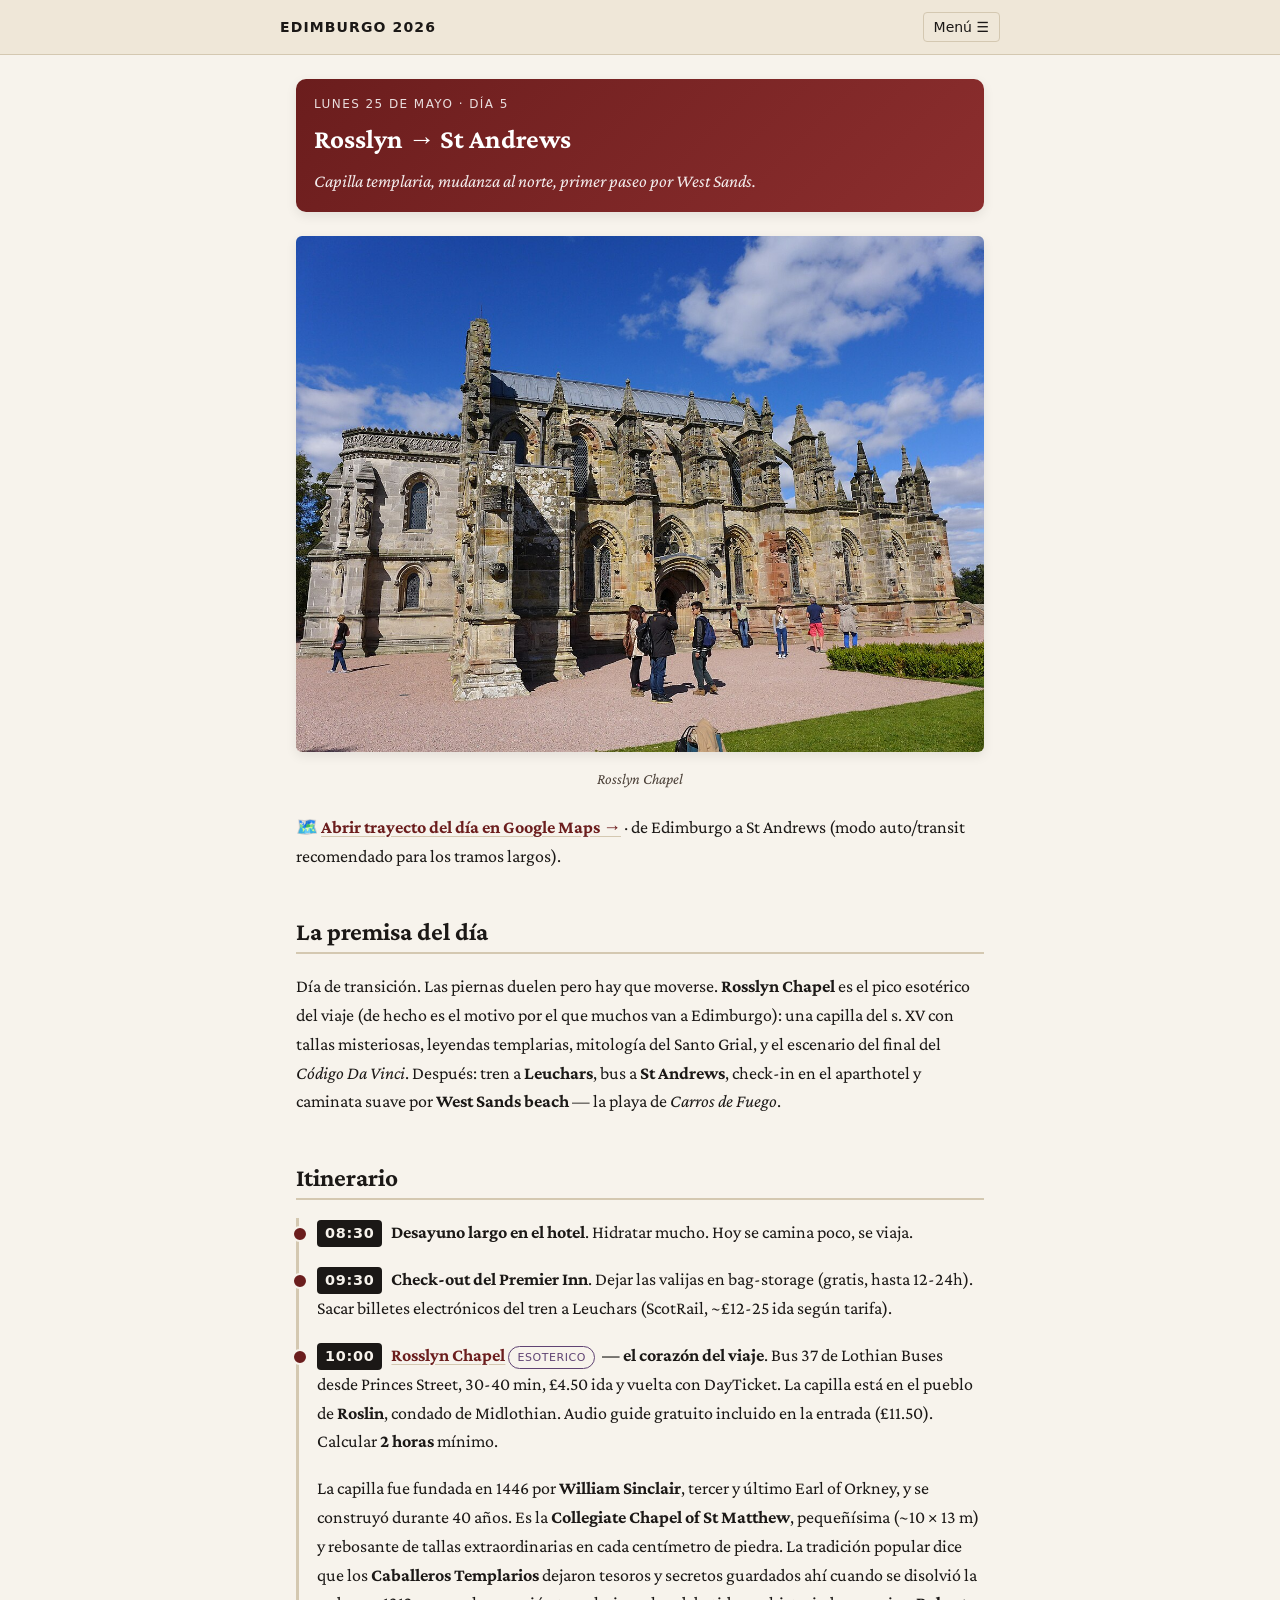
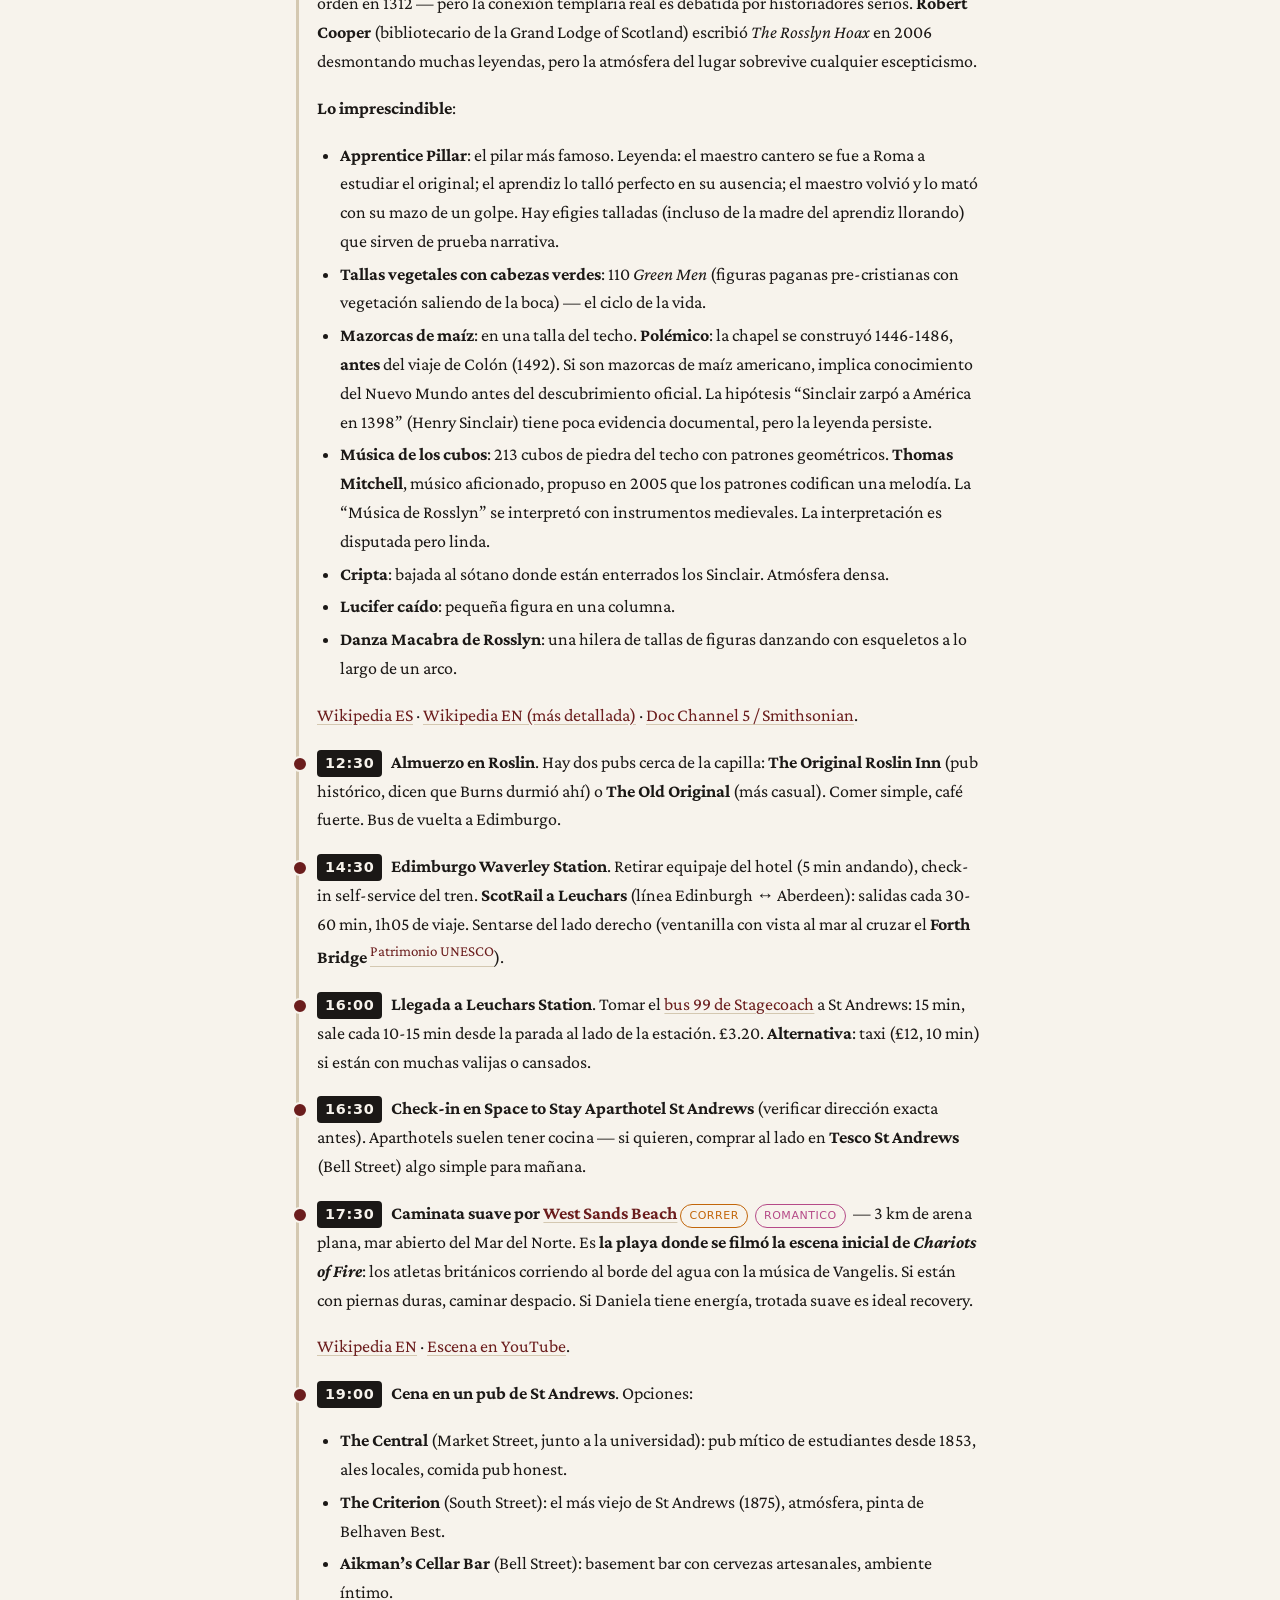
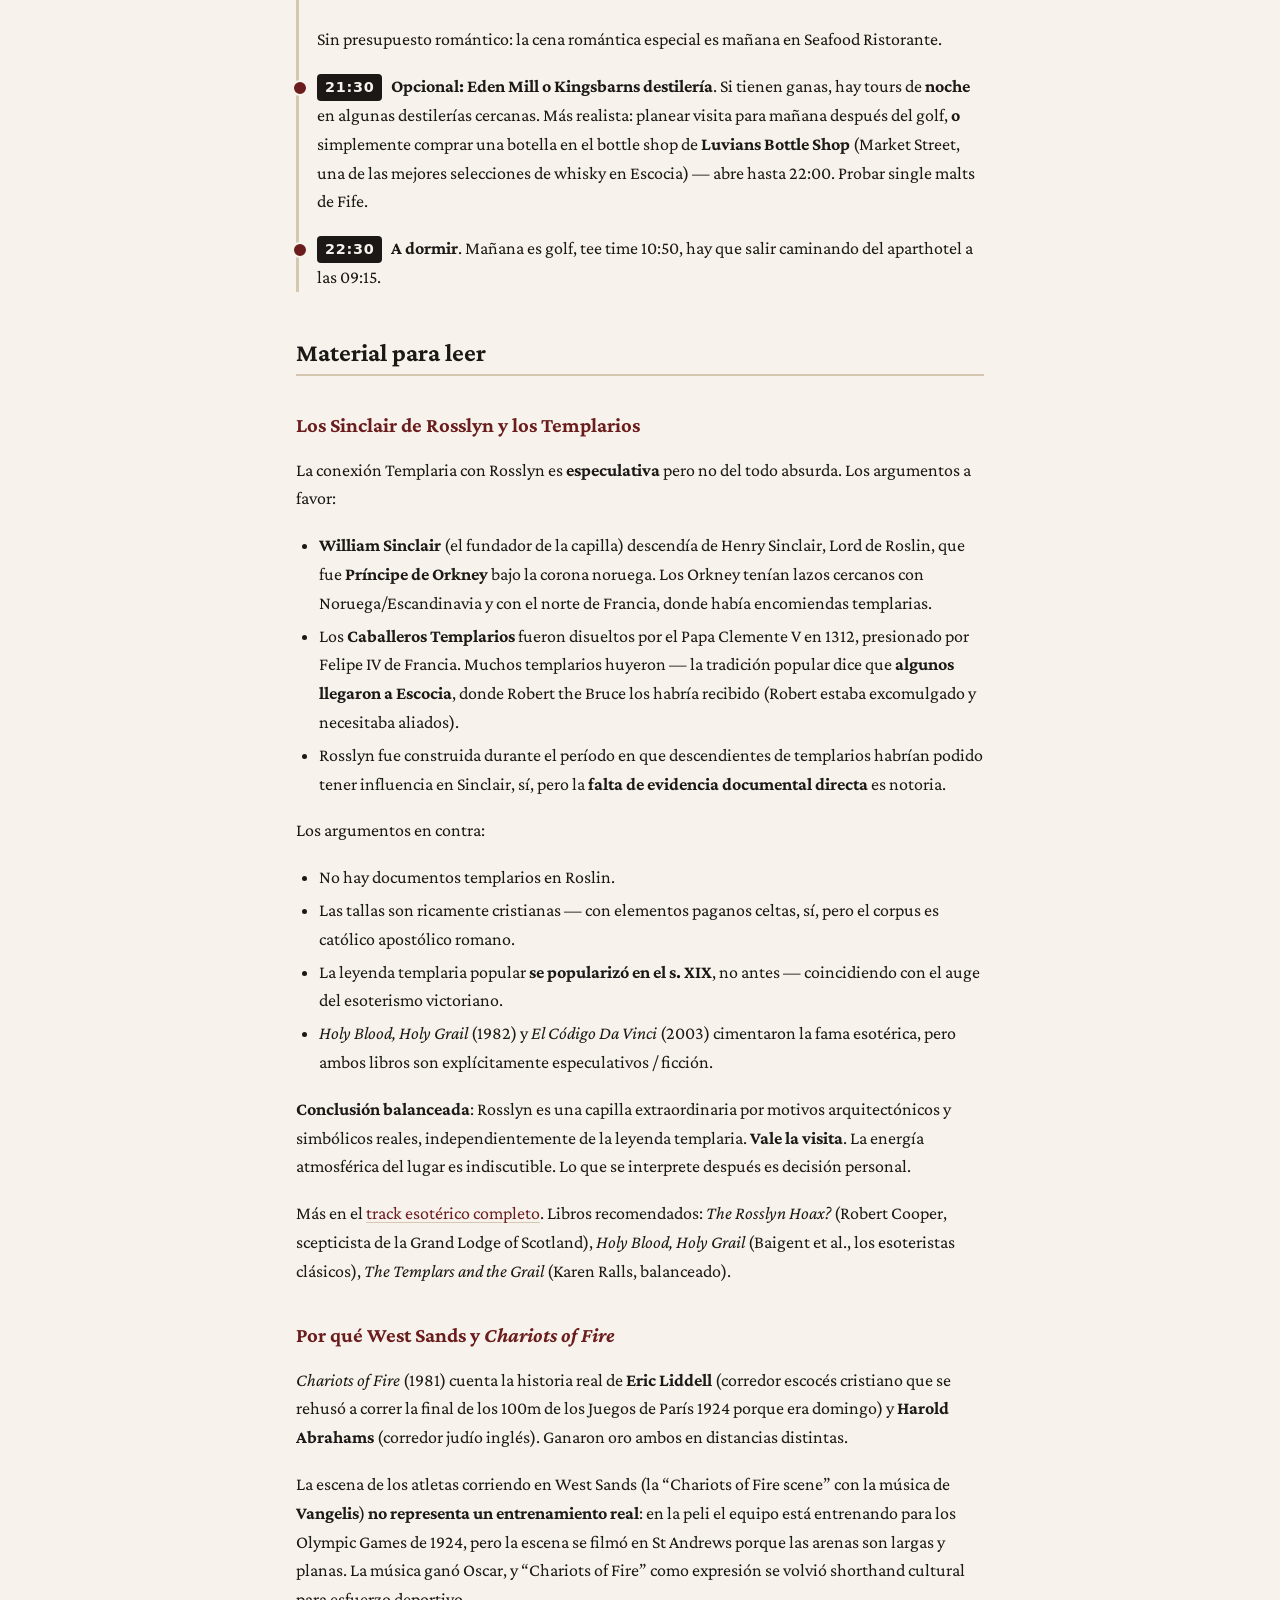
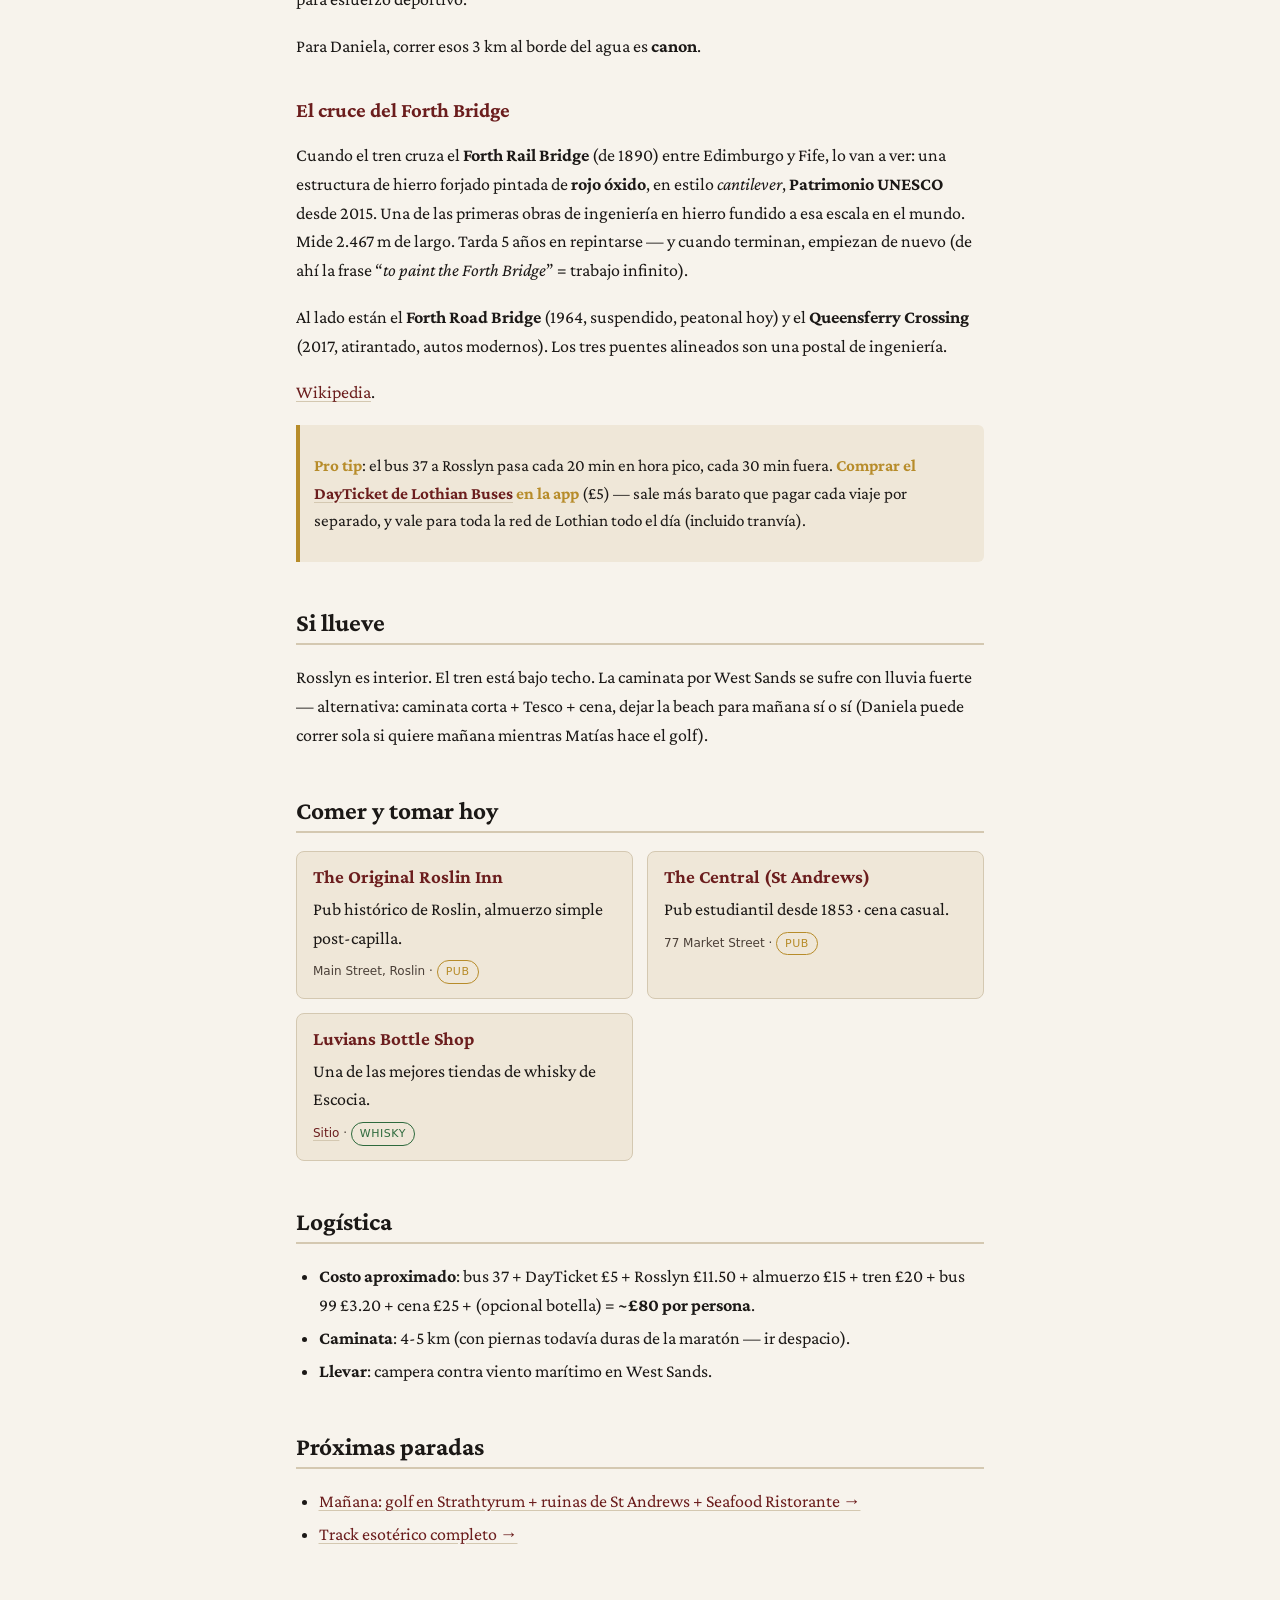
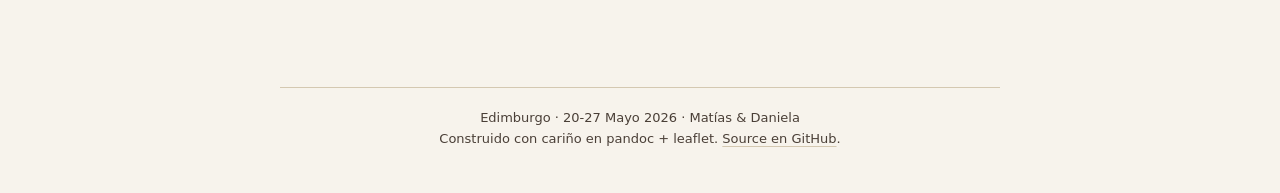
<file: dia-05-lunes-rosslyn-st-andrews.html>
<!DOCTYPE html>
<html lang="es">
<head>
  <meta charset="UTF-8">
  <meta name="viewport" content="width=device-width, initial-scale=1">
  <meta name="theme-color" content="#6b1d1d">
  <title>Lunes 25 — Rosslyn Chapel + traslado a St
Andrews · Edimburgo 2026</title>
  <meta name="description" content="Capilla templaria, traslado en tren
a Fife, primera caminata por West Sands beach.">
  <link rel="preconnect" href="https://fonts.googleapis.com">
  <link rel="preconnect" href="https://fonts.gstatic.com" crossorigin>
  <link href="https://fonts.googleapis.com/css2?family=Crimson+Pro:ital,wght@0,400;0,600;0,700;1,400&display=swap" rel="stylesheet">
  <link rel="stylesheet" href="assets/css/style.css">
  </head>
<body>
<header class="site">
  <div class="wrap">
    <a class="brand" href="index.html">Edimburgo 2026</a>
    <nav class="site">
      <button id="menu-btn" aria-label="Menú" aria-expanded="false">Menú ☰</button>
      <div class="menu" id="menu">
        <div class="group">Días</div>
        <a href="dia-01-jueves-llegada.html">Jue 21 · Llegada</a>
        <a href="dia-02-viernes-old-town.html">Vie 22 · Old Town</a>
        <a href="dia-03-sabado-britannia.html">Sáb 23 · Britannia</a>
        <a href="dia-04-domingo-maraton.html">Dom 24 · Maratón</a>
        <a href="dia-05-lunes-rosslyn-st-andrews.html">Lun 25 · Rosslyn → St Andrews</a>
        <a href="dia-06-martes-golf.html">Mar 26 · Golf</a>
        <a href="dia-07-miercoles-vuelta.html">Mié 27 · Vuelta</a>
        <div class="group">Tracks</div>
        <a href="track-esoterico.html">Esotérico</a>
        <a href="track-ciencia-ia.html">Ciencia &amp; IA</a>
        <a href="track-pubs-whisky.html">Pubs &amp; Whisky</a>
        <a href="track-correr.html">Para Daniela (correr)</a>
        <a href="track-ortodoncia.html">Para Daniela (ortodoncia)</a>
        <a href="track-romantico.html">Romántico</a>
        <div class="group">Recursos</div>
        <a href="ebook/edimburgo-2026.epub" download>📘 Descargar ePub</a>
        <a href="index.html#mapa">🗺️ Mapa general</a>
      </div>
    </nav>
  </div>
</header>
<main>
<div class="day-banner">
<div class="date">
Lunes 25 de mayo · Día 5
</div>
<div class="title">
Rosslyn → St Andrews
</div>
<div class="sub">
Capilla templaria, mudanza al norte, primer paseo por West Sands.
</div>
</div>
<figure>
<img src="assets/img/rosslyn.jpg"
title="Rosslyn Chapel — escenario del Da Vinci Code"
alt="Rosslyn Chapel" />
<figcaption aria-hidden="true">Rosslyn Chapel</figcaption>
</figure>
<p>🗺️ <strong><a
href="https://www.google.com/maps/dir/?api=1&amp;origin=55.9485,-3.1937&amp;destination=56.2986,-2.6614&amp;travelmode=driving&amp;waypoints=55.9523,-3.1894%7C55.9509,-3.1779%7C55.8553,-3.1597%7C56.3614,-2.8975%7C56.349,-2.809">Abrir
trayecto del día en Google Maps →</a></strong> · de Edimburgo a St
Andrews (modo auto/transit recomendado para los tramos largos).</p>
<h2 id="la-premisa-del-día">La premisa del día</h2>
<p>Día de transición. Las piernas duelen pero hay que moverse.
<strong>Rosslyn Chapel</strong> es el pico esotérico del viaje (de hecho
es el motivo por el que muchos van a Edimburgo): una capilla del s. XV
con tallas misteriosas, leyendas templarias, mitología del Santo Grial,
y el escenario del final del <em>Código Da Vinci</em>. Después: tren a
<strong>Leuchars</strong>, bus a <strong>St Andrews</strong>, check-in
en el aparthotel y caminata suave por <strong>West Sands beach</strong>
— la playa de <em>Carros de Fuego</em>.</p>
<h2 id="itinerario">Itinerario</h2>
<div class="timeline">
<div class="timeline-event">
<p><span class="when">08:30</span> <strong>Desayuno largo en el
hotel</strong>. Hidratar mucho. Hoy se camina poco, se viaja.</p>
</div>
<div class="timeline-event">
<p><span class="when">09:30</span> <strong>Check-out del Premier
Inn</strong>. Dejar las valijas en bag-storage (gratis, hasta 12-24h).
Sacar billetes electrónicos del tren a Leuchars (ScotRail, ~£12-25 ida
según tarifa).</p>
</div>
<div class="timeline-event">
<p><span class="when">10:00</span> <strong><a
href="https://www.rosslynchapel.com/">Rosslyn Chapel</a></strong> <span
class="tag esoterico">esoterico</span> <strong>— el corazón del
viaje</strong>. Bus 37 de Lothian Buses desde Princes Street, 30-40 min,
£4.50 ida y vuelta con DayTicket. La capilla está en el pueblo de
<strong>Roslin</strong>, condado de Midlothian. Audio guide gratuito
incluido en la entrada (£11.50). Calcular <strong>2 horas</strong>
mínimo.</p>
<p>La capilla fue fundada en 1446 por <strong>William Sinclair</strong>,
tercer y último Earl of Orkney, y se construyó durante 40 años. Es la
<strong>Collegiate Chapel of St Matthew</strong>, pequeñísima (~10 × 13
m) y rebosante de tallas extraordinarias en cada centímetro de piedra.
La tradición popular dice que los <strong>Caballeros Templarios</strong>
dejaron tesoros y secretos guardados ahí cuando se disolvió la orden en
1312 — pero la conexión templaria real es debatida por historiadores
serios. <strong>Robert Cooper</strong> (bibliotecario de la Grand Lodge
of Scotland) escribió <em>The Rosslyn Hoax</em> en 2006 desmontando
muchas leyendas, pero la atmósfera del lugar sobrevive cualquier
escepticismo.</p>
<p><strong>Lo imprescindible</strong>:</p>
<ul>
<li><strong>Apprentice Pillar</strong>: el pilar más famoso. Leyenda: el
maestro cantero se fue a Roma a estudiar el original; el aprendiz lo
talló perfecto en su ausencia; el maestro volvió y lo mató con su mazo
de un golpe. Hay efigies talladas (incluso de la madre del aprendiz
llorando) que sirven de prueba narrativa.</li>
<li><strong>Tallas vegetales con cabezas verdes</strong>: 110 <em>Green
Men</em> (figuras paganas pre-cristianas con vegetación saliendo de la
boca) — el ciclo de la vida.</li>
<li><strong>Mazorcas de maíz</strong>: en una talla del techo.
<strong>Polémico</strong>: la chapel se construyó 1446-1486,
<strong>antes</strong> del viaje de Colón (1492). Si son mazorcas de
maíz americano, implica conocimiento del Nuevo Mundo antes del
descubrimiento oficial. La hipótesis “Sinclair zarpó a América en 1398”
(Henry Sinclair) tiene poca evidencia documental, pero la leyenda
persiste.</li>
<li><strong>Música de los cubos</strong>: 213 cubos de piedra del techo
con patrones geométricos. <strong>Thomas Mitchell</strong>, músico
aficionado, propuso en 2005 que los patrones codifican una melodía. La
“Música de Rosslyn” se interpretó con instrumentos medievales. La
interpretación es disputada pero linda.</li>
<li><strong>Cripta</strong>: bajada al sótano donde están enterrados los
Sinclair. Atmósfera densa.</li>
<li><strong>Lucifer caído</strong>: pequeña figura en una columna.</li>
<li><strong>Danza Macabra de Rosslyn</strong>: una hilera de tallas de
figuras danzando con esqueletos a lo largo de un arco.</li>
</ul>
<p><a href="https://es.wikipedia.org/wiki/Capilla_de_Rosslyn">Wikipedia
ES</a> · <a
href="https://en.wikipedia.org/wiki/Rosslyn_Chapel">Wikipedia EN (más
detallada)</a> · <a
href="https://www.youtube.com/results?search_query=rosslyn+chapel+documentary">Doc
Channel 5 / Smithsonian</a>.</p>
</div>
<div class="timeline-event">
<p><span class="when">12:30</span> <strong>Almuerzo en Roslin</strong>.
Hay dos pubs cerca de la capilla: <strong>The Original Roslin
Inn</strong> (pub histórico, dicen que Burns durmió ahí) o <strong>The
Old Original</strong> (más casual). Comer simple, café fuerte. Bus de
vuelta a Edimburgo.</p>
</div>
<div class="timeline-event">
<p><span class="when">14:30</span> <strong>Edimburgo Waverley
Station</strong>. Retirar equipaje del hotel (5 min andando), check-in
self-service del tren. <strong>ScotRail a Leuchars</strong> (línea
Edinburgh ↔︎ Aberdeen): salidas cada 30-60 min, 1h05 de viaje. Sentarse
del lado derecho (ventanilla con vista al mar al cruzar el <strong>Forth
Bridge</strong> <a
href="https://es.wikipedia.org/wiki/Puente_del_Forth"><sup>Patrimonio
UNESCO</sup></a>).</p>
</div>
<div class="timeline-event">
<p><span class="when">16:00</span> <strong>Llegada a Leuchars
Station</strong>. Tomar el <a href="https://www.stagecoachbus.com/">bus
99 de Stagecoach</a> a St Andrews: 15 min, sale cada 10-15 min desde la
parada al lado de la estación. £3.20. <strong>Alternativa</strong>: taxi
(£12, 10 min) si están con muchas valijas o cansados.</p>
</div>
<div class="timeline-event">
<p><span class="when">16:30</span> <strong>Check-in en Space to Stay
Aparthotel St Andrews</strong> (verificar dirección exacta antes).
Aparthotels suelen tener cocina — si quieren, comprar al lado en
<strong>Tesco St Andrews</strong> (Bell Street) algo simple para
mañana.</p>
</div>
<div class="timeline-event">
<p><span class="when">17:30</span> <strong>Caminata suave por <a
href="https://en.wikipedia.org/wiki/West_Sands_Beach">West Sands
Beach</a></strong> <span class="tag correr">correr</span> <span
class="tag romantico">romantico</span> — 3 km de arena plana, mar
abierto del Mar del Norte. Es <strong>la playa donde se filmó la escena
inicial de <em>Chariots of Fire</em></strong>: los atletas británicos
corriendo al borde del agua con la música de Vangelis. Si están con
piernas duras, caminar despacio. Si Daniela tiene energía, trotada suave
es ideal recovery.</p>
<p><a href="https://en.wikipedia.org/wiki/West_Sands_Beach">Wikipedia
EN</a> · <a href="https://www.youtube.com/watch?v=CSav51fVlKU">Escena en
YouTube</a>.</p>
</div>
<div class="timeline-event">
<p><span class="when">19:00</span> <strong>Cena en un pub de St
Andrews</strong>. Opciones:</p>
<ul>
<li><strong>The Central</strong> (Market Street, junto a la
universidad): pub mítico de estudiantes desde 1853, ales locales, comida
pub honest.</li>
<li><strong>The Criterion</strong> (South Street): el más viejo de St
Andrews (1875), atmósfera, pinta de Belhaven Best.</li>
<li><strong>Aikman’s Cellar Bar</strong> (Bell Street): basement bar con
cervezas artesanales, ambiente íntimo.</li>
</ul>
<p>Sin presupuesto romántico: la cena romántica especial es mañana en
Seafood Ristorante.</p>
</div>
<div class="timeline-event">
<p><span class="when">21:30</span> <strong>Opcional: Eden Mill o
Kingsbarns destilería</strong>. Si tienen ganas, hay tours de
<strong>noche</strong> en algunas destilerías cercanas. Más realista:
planear visita para mañana después del golf, <strong>o</strong>
simplemente comprar una botella en el bottle shop de <strong>Luvians
Bottle Shop</strong> (Market Street, una de las mejores selecciones de
whisky en Escocia) — abre hasta 22:00. Probar single malts de Fife.</p>
</div>
<div class="timeline-event">
<p><span class="when">22:30</span> <strong>A dormir</strong>. Mañana es
golf, tee time 10:50, hay que salir caminando del aparthotel a las
09:15.</p>
</div>
</div>
<h2 id="material-para-leer">Material para leer</h2>
<h3 id="los-sinclair-de-rosslyn-y-los-templarios">Los Sinclair de
Rosslyn y los Templarios</h3>
<p>La conexión Templaria con Rosslyn es <strong>especulativa</strong>
pero no del todo absurda. Los argumentos a favor:</p>
<ul>
<li><strong>William Sinclair</strong> (el fundador de la capilla)
descendía de Henry Sinclair, Lord de Roslin, que fue <strong>Príncipe de
Orkney</strong> bajo la corona noruega. Los Orkney tenían lazos cercanos
con Noruega/Escandinavia y con el norte de Francia, donde había
encomiendas templarias.</li>
<li>Los <strong>Caballeros Templarios</strong> fueron disueltos por el
Papa Clemente V en 1312, presionado por Felipe IV de Francia. Muchos
templarios huyeron — la tradición popular dice que <strong>algunos
llegaron a Escocia</strong>, donde Robert the Bruce los habría recibido
(Robert estaba excomulgado y necesitaba aliados).</li>
<li>Rosslyn fue construida durante el período en que descendientes de
templarios habrían podido tener influencia en Sinclair, sí, pero la
<strong>falta de evidencia documental directa</strong> es notoria.</li>
</ul>
<p>Los argumentos en contra:</p>
<ul>
<li>No hay documentos templarios en Roslin.</li>
<li>Las tallas son ricamente cristianas — con elementos paganos celtas,
sí, pero el corpus es católico apostólico romano.</li>
<li>La leyenda templaria popular <strong>se popularizó en el s.
XIX</strong>, no antes — coincidiendo con el auge del esoterismo
victoriano.</li>
<li><em>Holy Blood, Holy Grail</em> (1982) y <em>El Código Da Vinci</em>
(2003) cimentaron la fama esotérica, pero ambos libros son
explícitamente especulativos / ficción.</li>
</ul>
<p><strong>Conclusión balanceada</strong>: Rosslyn es una capilla
extraordinaria por motivos arquitectónicos y simbólicos reales,
independientemente de la leyenda templaria. <strong>Vale la
visita</strong>. La energía atmosférica del lugar es indiscutible. Lo
que se interprete después es decisión personal.</p>
<p>Más en el <a href="track-esoterico.html">track esotérico
completo</a>. Libros recomendados: <em>The Rosslyn Hoax?</em> (Robert
Cooper, scepticista de la Grand Lodge of Scotland), <em>Holy Blood, Holy
Grail</em> (Baigent et al., los esoteristas clásicos), <em>The Templars
and the Grail</em> (Karen Ralls, balanceado).</p>
<h3 id="por-qué-west-sands-y-chariots-of-fire">Por qué West Sands y
<em>Chariots of Fire</em></h3>
<p><em>Chariots of Fire</em> (1981) cuenta la historia real de
<strong>Eric Liddell</strong> (corredor escocés cristiano que se rehusó
a correr la final de los 100m de los Juegos de París 1924 porque era
domingo) y <strong>Harold Abrahams</strong> (corredor judío inglés).
Ganaron oro ambos en distancias distintas.</p>
<p>La escena de los atletas corriendo en West Sands (la “Chariots of
Fire scene” con la música de <strong>Vangelis</strong>) <strong>no
representa un entrenamiento real</strong>: en la peli el equipo está
entrenando para los Olympic Games de 1924, pero la escena se filmó en St
Andrews porque las arenas son largas y planas. La música ganó Oscar, y
“Chariots of Fire” como expresión se volvió shorthand cultural para
esfuerzo deportivo.</p>
<p>Para Daniela, correr esos 3 km al borde del agua es
<strong>canon</strong>.</p>
<h3 id="el-cruce-del-forth-bridge">El cruce del Forth Bridge</h3>
<p>Cuando el tren cruza el <strong>Forth Rail Bridge</strong> (de 1890)
entre Edimburgo y Fife, lo van a ver: una estructura de hierro forjado
pintada de <strong>rojo óxido</strong>, en estilo <em>cantilever</em>,
<strong>Patrimonio UNESCO</strong> desde 2015. Una de las primeras obras
de ingeniería en hierro fundido a esa escala en el mundo. Mide 2.467 m
de largo. Tarda 5 años en repintarse — y cuando terminan, empiezan de
nuevo (de ahí la frase “<em>to paint the Forth Bridge</em>” = trabajo
infinito).</p>
<p>Al lado están el <strong>Forth Road Bridge</strong> (1964,
suspendido, peatonal hoy) y el <strong>Queensferry Crossing</strong>
(2017, atirantado, autos modernos). Los tres puentes alineados son una
postal de ingeniería.</p>
<p><a
href="https://es.wikipedia.org/wiki/Puente_del_Forth">Wikipedia</a>.</p>
<div class="tip">
<p><strong>Pro tip</strong>: el bus 37 a Rosslyn pasa cada 20 min en
hora pico, cada 30 min fuera. <strong>Comprar el <a
href="https://www.lothianbuses.com/tickets-and-prices/our-tickets/">DayTicket
de Lothian Buses</a> en la app</strong> (£5) — sale más barato que pagar
cada viaje por separado, y vale para toda la red de Lothian todo el día
(incluido tranvía).</p>
</div>
<h2 id="si-llueve">Si llueve</h2>
<p>Rosslyn es interior. El tren está bajo techo. La caminata por West
Sands se sufre con lluvia fuerte — alternativa: caminata corta + Tesco +
cena, dejar la beach para mañana sí o sí (Daniela puede correr sola si
quiere mañana mientras Matías hace el golf).</p>
<h2 id="comer-y-tomar-hoy">Comer y tomar hoy</h2>
<div class="cards">
<section id="the-original-roslin-inn" class="card">
<h3>The Original Roslin Inn</h3>
Pub histórico de Roslin, almuerzo simple post-capilla.
<div class="meta">
Main Street, Roslin · <span class="tag pub">pub</span>
</div>
</section>
<section id="the-central-st-andrews" class="card">
<h3>The Central (St Andrews)</h3>
Pub estudiantil desde 1853 · cena casual.
<div class="meta">
77 Market Street · <span class="tag pub">pub</span>
</div>
</section>
<section id="luvians-bottle-shop" class="card">
<h3>Luvians Bottle Shop</h3>
Una de las mejores tiendas de whisky de Escocia.
<div class="meta">
<a href="https://www.luvians.com/">Sitio</a> · <span
class="tag comida">whisky</span>
</div>
</section>
</div>
<h2 id="logística">Logística</h2>
<ul>
<li><strong>Costo aproximado</strong>: bus 37 + DayTicket £5 + Rosslyn
£11.50 + almuerzo £15 + tren £20 + bus 99 £3.20 + cena £25 + (opcional
botella) = <strong>~£80 por persona</strong>.</li>
<li><strong>Caminata</strong>: 4-5 km (con piernas todavía duras de la
maratón — ir despacio).</li>
<li><strong>Llevar</strong>: campera contra viento marítimo en West
Sands.</li>
</ul>
<h2 id="próximas-paradas">Próximas paradas</h2>
<ul>
<li><a href="dia-06-martes-golf.html">Mañana: golf en Strathtyrum +
ruinas de St Andrews + Seafood Ristorante →</a></li>
<li><a href="track-esoterico.html">Track esotérico completo →</a></li>
</ul>
</main>
<footer class="site">
  Edimburgo · 20-27 Mayo 2026 · Matías &amp; Daniela<br>
  Construido con cariño en pandoc + leaflet. <a href="https://github.com/mpodeley/edimburgo-2026">Source en GitHub</a>.
</footer>
<script>
  document.getElementById('menu-btn').addEventListener('click', function() {
    var menu = document.getElementById('menu');
    var open = menu.classList.toggle('open');
    this.setAttribute('aria-expanded', open);
  });
</script>
</body>
</html>
</file>
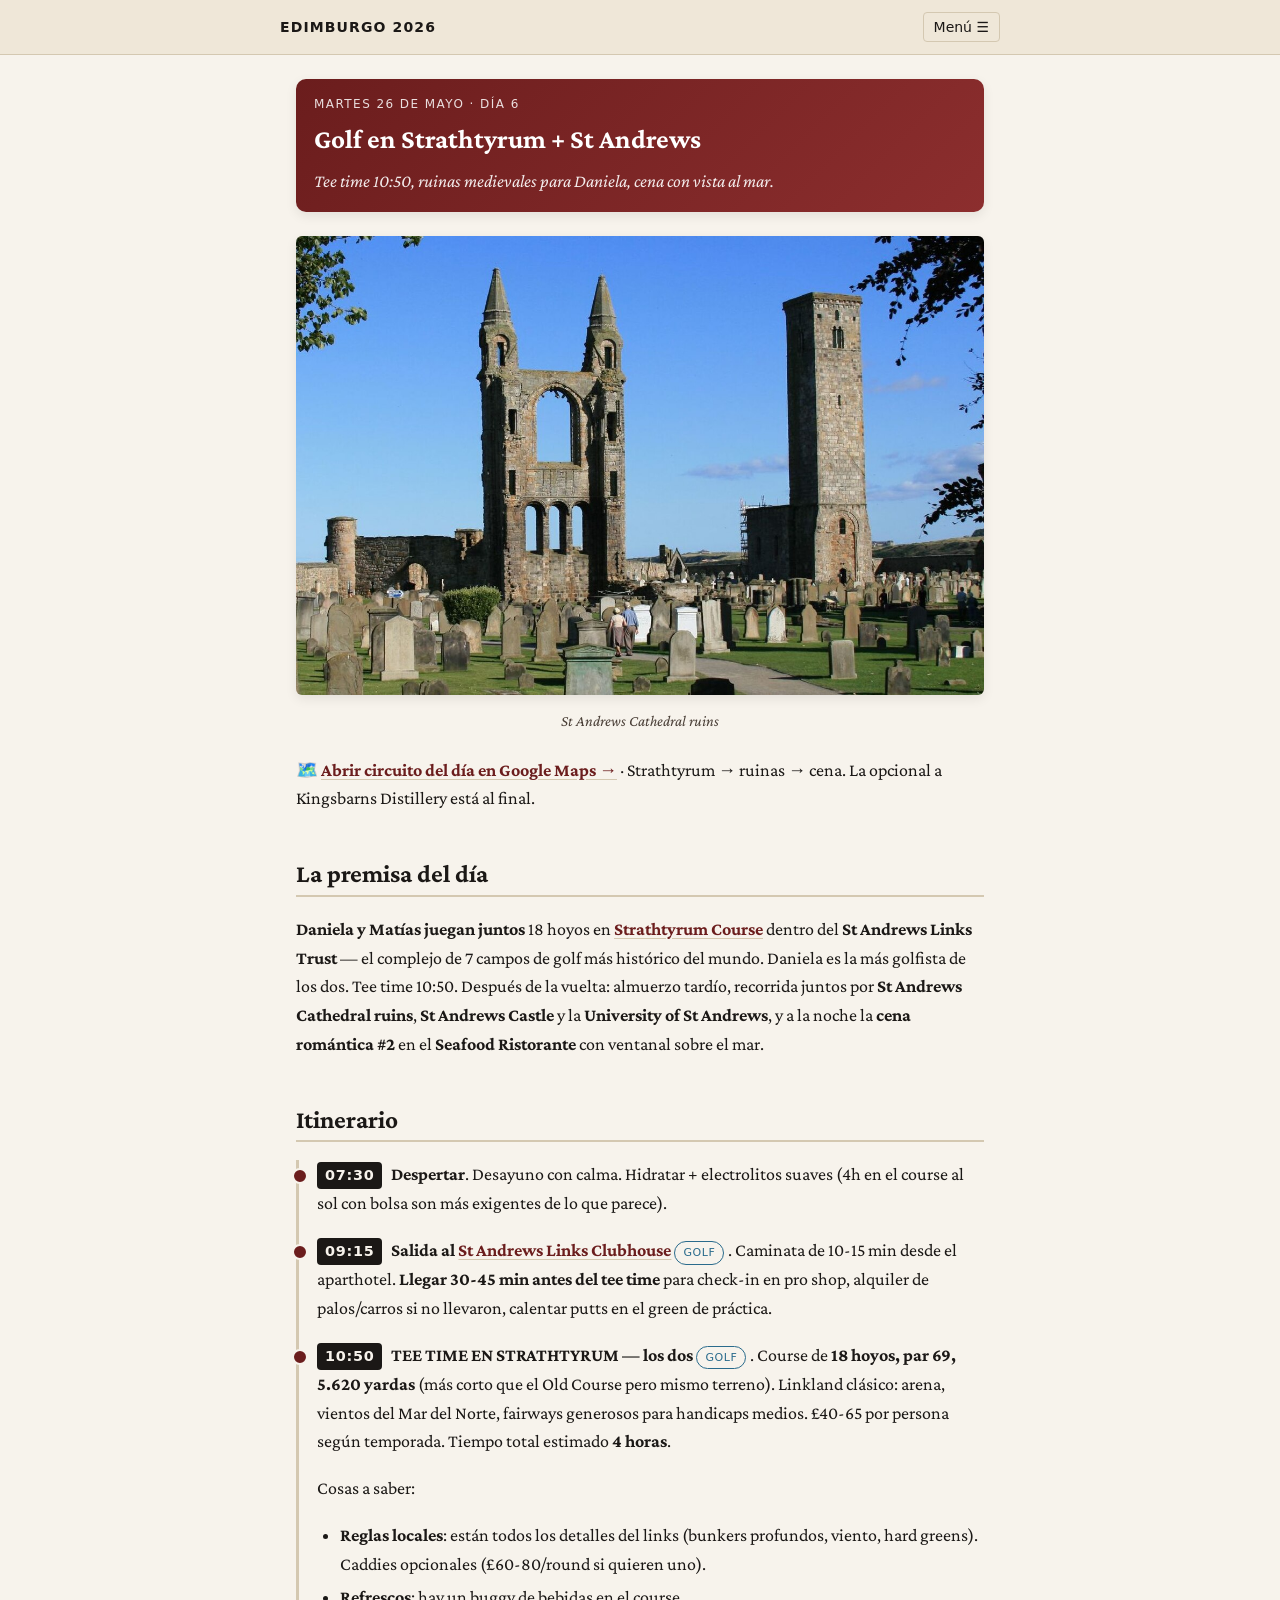
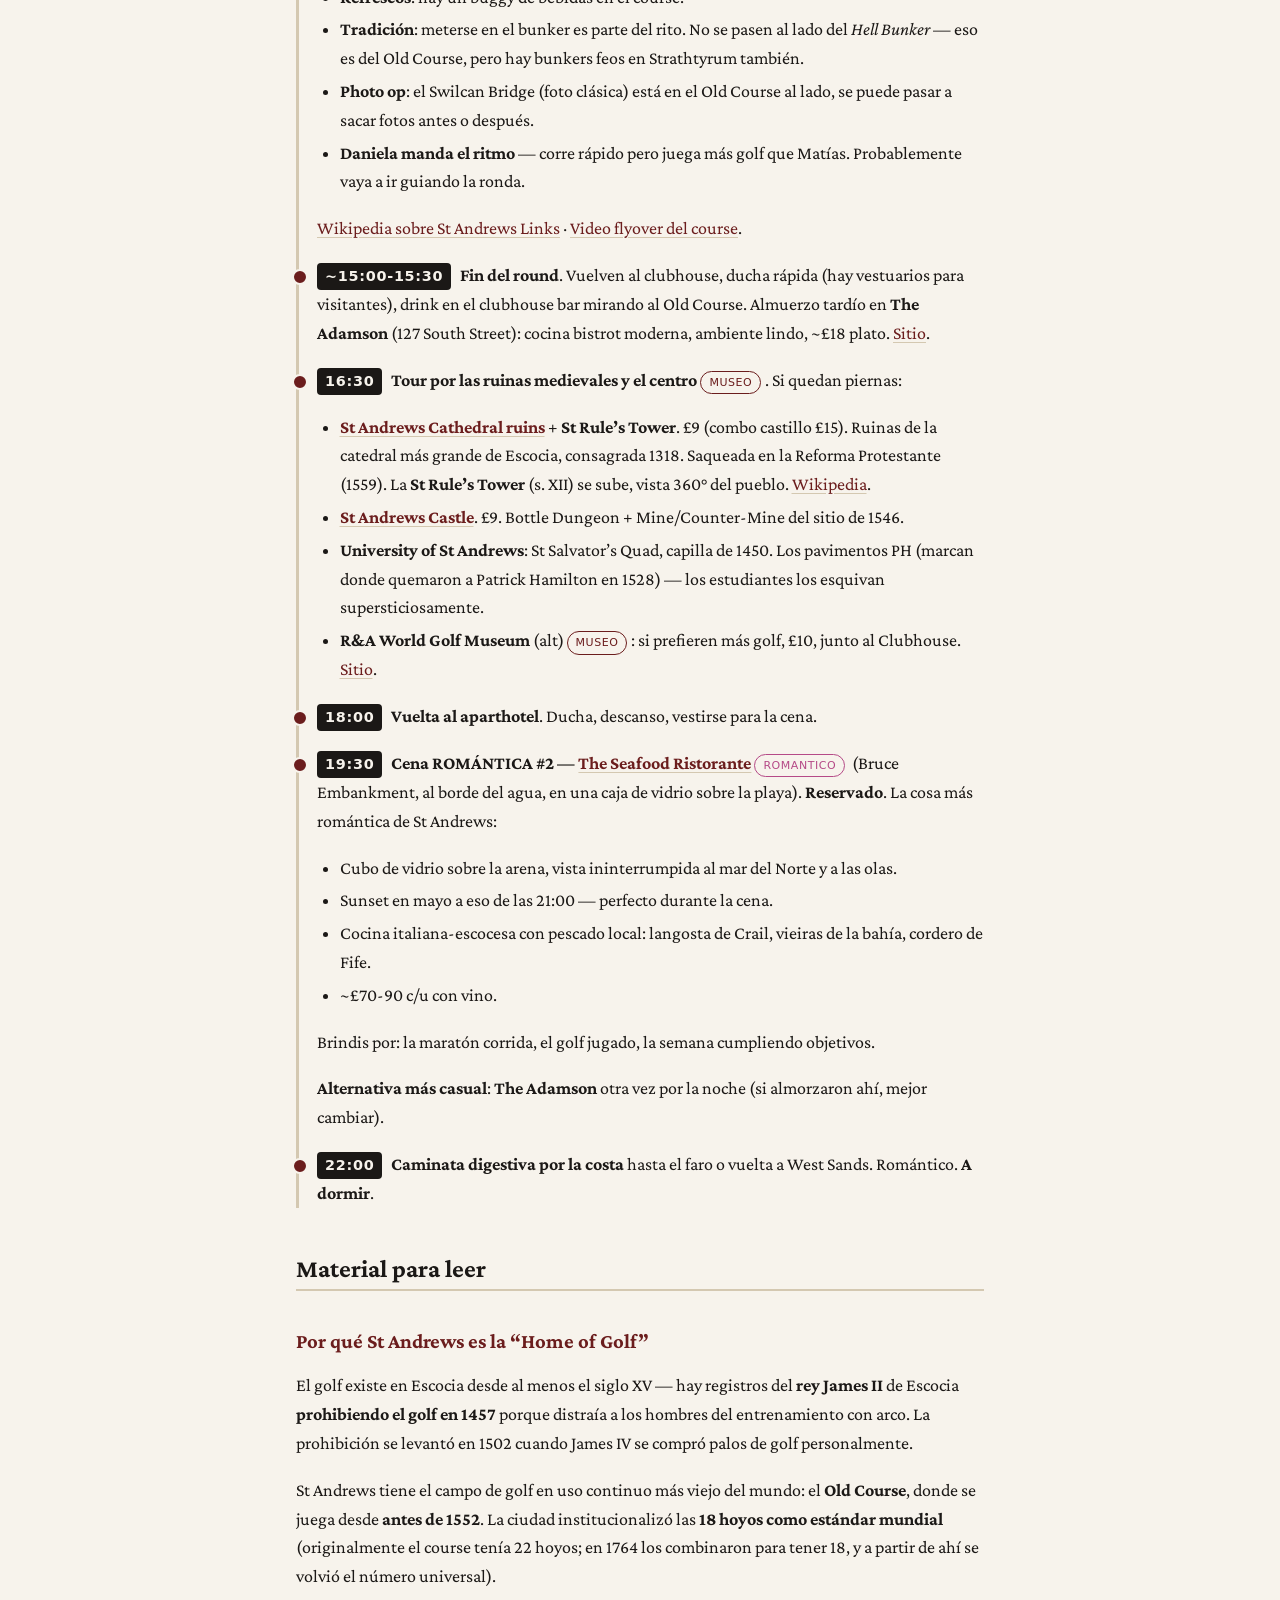
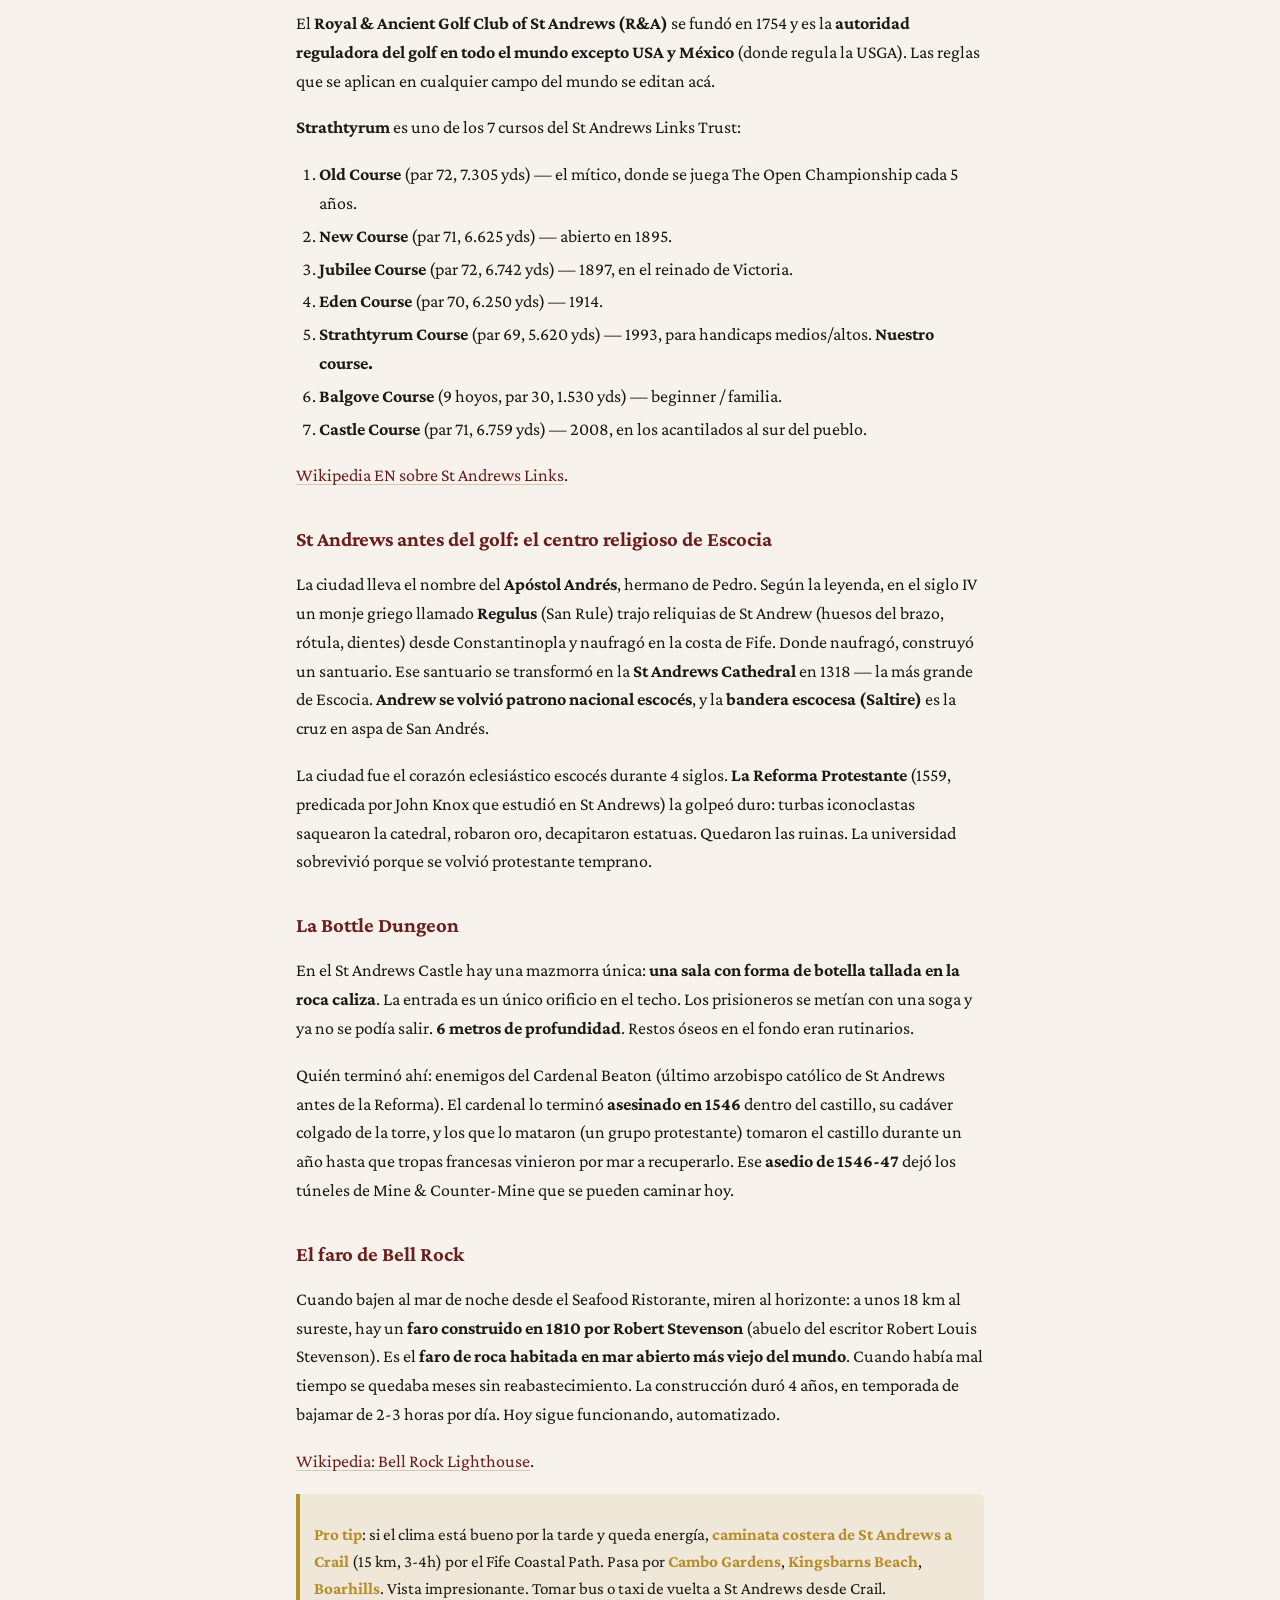
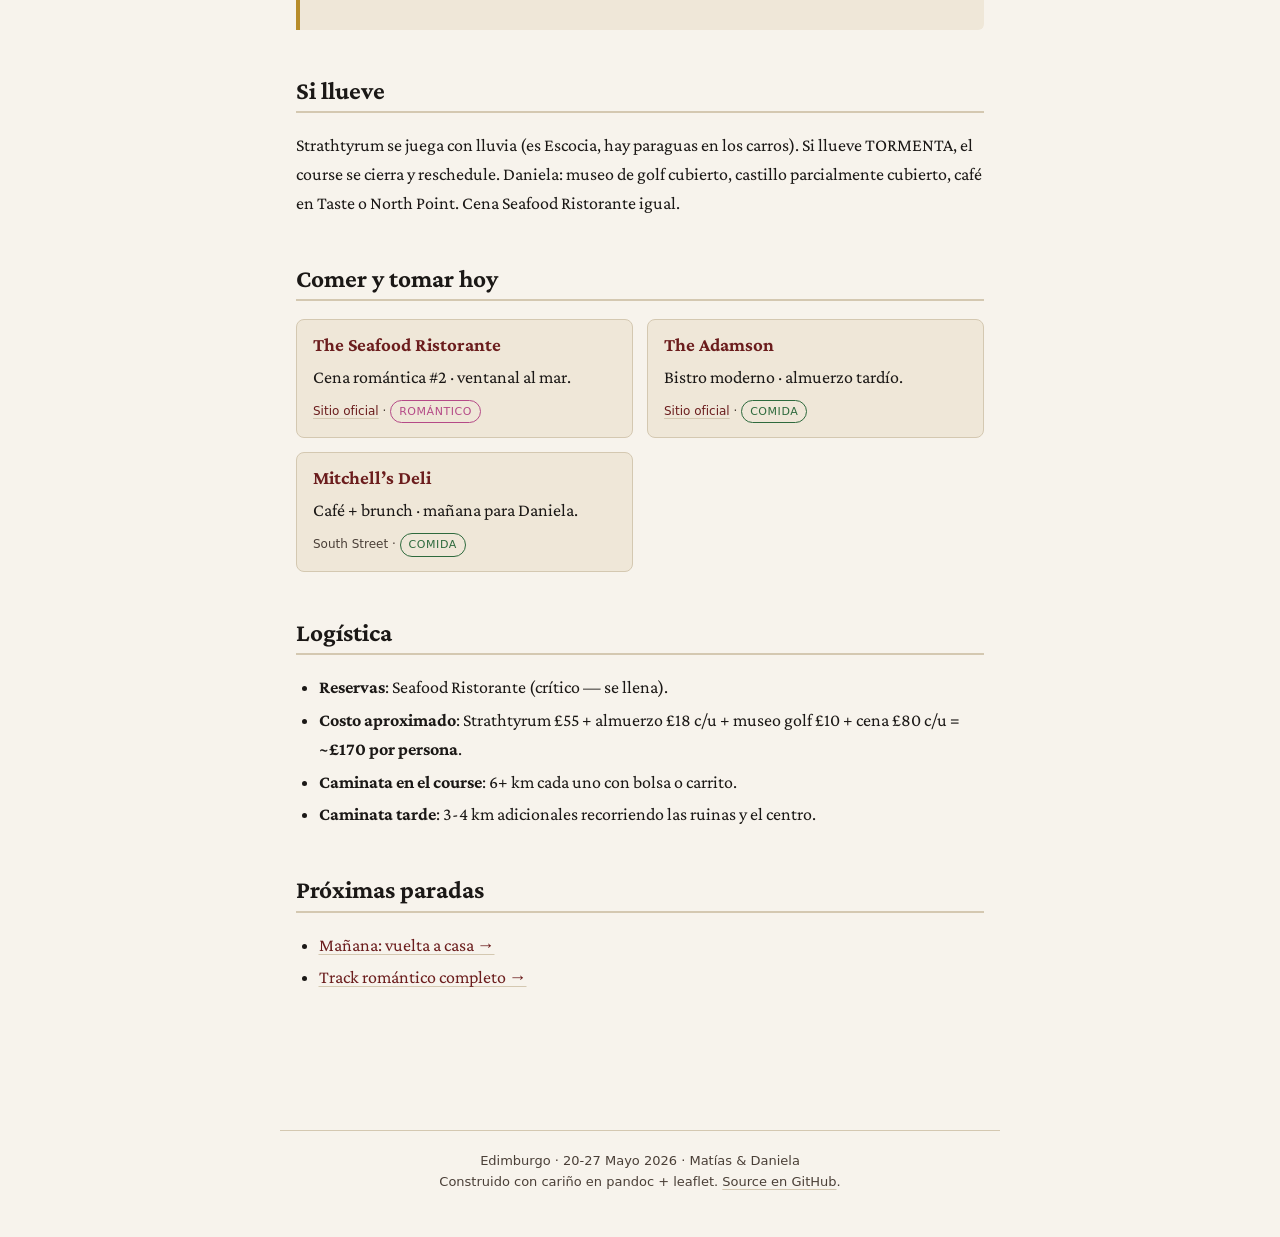
<file: dia-06-martes-golf.html>
<!DOCTYPE html>
<html lang="es">
<head>
  <meta charset="UTF-8">
  <meta name="viewport" content="width=device-width, initial-scale=1">
  <meta name="theme-color" content="#6b1d1d">
  <title>Martes 26 — Golf en Strathtyrum + ruinas
medievales · Edimburgo 2026</title>
  <meta name="description" content="Tee time 10:50 en Strathtyrum,
catedral y castillo de St Andrews, cena romántica frente al mar.">
  <link rel="preconnect" href="https://fonts.googleapis.com">
  <link rel="preconnect" href="https://fonts.gstatic.com" crossorigin>
  <link href="https://fonts.googleapis.com/css2?family=Crimson+Pro:ital,wght@0,400;0,600;0,700;1,400&display=swap" rel="stylesheet">
  <link rel="stylesheet" href="assets/css/style.css">
  </head>
<body>
<header class="site">
  <div class="wrap">
    <a class="brand" href="index.html">Edimburgo 2026</a>
    <nav class="site">
      <button id="menu-btn" aria-label="Menú" aria-expanded="false">Menú ☰</button>
      <div class="menu" id="menu">
        <div class="group">Días</div>
        <a href="dia-01-jueves-llegada.html">Jue 21 · Llegada</a>
        <a href="dia-02-viernes-old-town.html">Vie 22 · Old Town</a>
        <a href="dia-03-sabado-britannia.html">Sáb 23 · Britannia</a>
        <a href="dia-04-domingo-maraton.html">Dom 24 · Maratón</a>
        <a href="dia-05-lunes-rosslyn-st-andrews.html">Lun 25 · Rosslyn → St Andrews</a>
        <a href="dia-06-martes-golf.html">Mar 26 · Golf</a>
        <a href="dia-07-miercoles-vuelta.html">Mié 27 · Vuelta</a>
        <div class="group">Tracks</div>
        <a href="track-esoterico.html">Esotérico</a>
        <a href="track-ciencia-ia.html">Ciencia &amp; IA</a>
        <a href="track-pubs-whisky.html">Pubs &amp; Whisky</a>
        <a href="track-correr.html">Para Daniela (correr)</a>
        <a href="track-ortodoncia.html">Para Daniela (ortodoncia)</a>
        <a href="track-romantico.html">Romántico</a>
        <div class="group">Recursos</div>
        <a href="ebook/edimburgo-2026.epub" download>📘 Descargar ePub</a>
        <a href="index.html#mapa">🗺️ Mapa general</a>
      </div>
    </nav>
  </div>
</header>
<main>
<div class="day-banner">
<div class="date">
Martes 26 de mayo · Día 6
</div>
<div class="title">
Golf en Strathtyrum + St Andrews
</div>
<div class="sub">
Tee time 10:50, ruinas medievales para Daniela, cena con vista al mar.
</div>
</div>
<figure>
<img src="assets/img/st-andrews-cathedral.jpg"
title="Ruinas de St Andrews Cathedral"
alt="St Andrews Cathedral ruins" />
<figcaption aria-hidden="true">St Andrews Cathedral ruins</figcaption>
</figure>
<p>🗺️ <strong><a
href="https://www.google.com/maps/dir/?api=1&amp;origin=56.3457,-2.8232&amp;destination=56.2986,-2.6614&amp;travelmode=walking&amp;waypoints=56.349,-2.809%7C56.3437,-2.8047%7C56.3415,-2.8035%7C56.3413,-2.7919%7C56.3401,-2.7889">Abrir
circuito del día en Google Maps →</a></strong> · Strathtyrum → ruinas →
cena. La opcional a Kingsbarns Distillery está al final.</p>
<h2 id="la-premisa-del-día">La premisa del día</h2>
<p><strong>Daniela y Matías juegan juntos</strong> 18 hoyos en
<strong><a
href="https://www.standrews.com/play/courses/strathtyrum-course">Strathtyrum
Course</a></strong> dentro del <strong>St Andrews Links Trust</strong> —
el complejo de 7 campos de golf más histórico del mundo. Daniela es la
más golfista de los dos. Tee time 10:50. Después de la vuelta: almuerzo
tardío, recorrida juntos por <strong>St Andrews Cathedral
ruins</strong>, <strong>St Andrews Castle</strong> y la
<strong>University of St Andrews</strong>, y a la noche la <strong>cena
romántica #2</strong> en el <strong>Seafood Ristorante</strong> con
ventanal sobre el mar.</p>
<h2 id="itinerario">Itinerario</h2>
<div class="timeline">
<div class="timeline-event">
<p><span class="when">07:30</span> <strong>Despertar</strong>. Desayuno
con calma. Hidratar + electrolitos suaves (4h en el course al sol con
bolsa son más exigentes de lo que parece).</p>
</div>
<div class="timeline-event">
<p><span class="when">09:15</span> <strong>Salida al <a
href="https://www.standrews.com/">St Andrews Links
Clubhouse</a></strong> <span class="tag golf">golf</span>. Caminata de
10-15 min desde el aparthotel. <strong>Llegar 30-45 min antes del tee
time</strong> para check-in en pro shop, alquiler de palos/carros si no
llevaron, calentar putts en el green de práctica.</p>
</div>
<div class="timeline-event">
<p><span class="when">10:50</span> <strong>TEE TIME EN STRATHTYRUM — los
dos</strong> <span class="tag golf">golf</span>. Course de <strong>18
hoyos, par 69, 5.620 yardas</strong> (más corto que el Old Course pero
mismo terreno). Linkland clásico: arena, vientos del Mar del Norte,
fairways generosos para handicaps medios. £40-65 por persona según
temporada. Tiempo total estimado <strong>4 horas</strong>.</p>
<p>Cosas a saber:</p>
<ul>
<li><strong>Reglas locales</strong>: están todos los detalles del links
(bunkers profundos, viento, hard greens). Caddies opcionales
(£60-80/round si quieren uno).</li>
<li><strong>Refrescos</strong>: hay un buggy de bebidas en el
course.</li>
<li><strong>Tradición</strong>: meterse en el bunker es parte del rito.
No se pasen al lado del <em>Hell Bunker</em> — eso es del Old Course,
pero hay bunkers feos en Strathtyrum también.</li>
<li><strong>Photo op</strong>: el Swilcan Bridge (foto clásica) está en
el Old Course al lado, se puede pasar a sacar fotos antes o
después.</li>
<li><strong>Daniela manda el ritmo</strong> — corre rápido pero juega
más golf que Matías. Probablemente vaya a ir guiando la ronda.</li>
</ul>
<p><a href="https://en.wikipedia.org/wiki/St_Andrews_Links">Wikipedia
sobre St Andrews Links</a> · <a
href="https://www.youtube.com/results?search_query=st+andrews+strathtyrum+course+flyover">Video
flyover del course</a>.</p>
</div>
<div class="timeline-event">
<p><span class="when">~15:00-15:30</span> <strong>Fin del
round</strong>. Vuelven al clubhouse, ducha rápida (hay vestuarios para
visitantes), drink en el clubhouse bar mirando al Old Course. Almuerzo
tardío en <strong>The Adamson</strong> (127 South Street): cocina
bistrot moderna, ambiente lindo, ~£18 plato. <a
href="https://theadamson.com/">Sitio</a>.</p>
</div>
<div class="timeline-event">
<p><span class="when">16:30</span> <strong>Tour por las ruinas
medievales y el centro</strong> <span class="tag museo">museo</span>. Si
quedan piernas:</p>
<ul>
<li><strong><a
href="https://www.historicenvironment.scot/visit-a-place/places/st-andrews-cathedral/">St
Andrews Cathedral ruins</a></strong> + <strong>St Rule’s Tower</strong>.
£9 (combo castillo £15). Ruinas de la catedral más grande de Escocia,
consagrada 1318. Saqueada en la Reforma Protestante (1559). La
<strong>St Rule’s Tower</strong> (s. XII) se sube, vista 360° del
pueblo. <a
href="https://es.wikipedia.org/wiki/Catedral_de_San_Andr%C3%A9s">Wikipedia</a>.</li>
<li><strong><a
href="https://www.historicenvironment.scot/visit-a-place/places/st-andrews-castle/">St
Andrews Castle</a></strong>. £9. Bottle Dungeon + Mine/Counter-Mine del
sitio de 1546.</li>
<li><strong>University of St Andrews</strong>: St Salvator’s Quad,
capilla de 1450. Los pavimentos PH (marcan donde quemaron a Patrick
Hamilton en 1528) — los estudiantes los esquivan
supersticiosamente.</li>
<li><strong>R&amp;A World Golf Museum</strong> (alt) <span
class="tag museo">museo</span>: si prefieren más golf, £10, junto al
Clubhouse. <a
href="https://www.randa.org/heritage/world-golf-museum">Sitio</a>.</li>
</ul>
</div>
<div class="timeline-event">
<p><span class="when">18:00</span> <strong>Vuelta al
aparthotel</strong>. Ducha, descanso, vestirse para la cena.</p>
</div>
<div class="timeline-event">
<p><span class="when">19:30</span> <strong>Cena ROMÁNTICA #2 — <a
href="https://www.theseafoodristorante.com/">The Seafood
Ristorante</a></strong> <span class="tag romantico">romantico</span>
(Bruce Embankment, al borde del agua, en una caja de vidrio sobre la
playa). <strong>Reservado</strong>. La cosa más romántica de St
Andrews:</p>
<ul>
<li>Cubo de vidrio sobre la arena, vista ininterrumpida al mar del Norte
y a las olas.</li>
<li>Sunset en mayo a eso de las 21:00 — perfecto durante la cena.</li>
<li>Cocina italiana-escocesa con pescado local: langosta de Crail,
vieiras de la bahía, cordero de Fife.</li>
<li>~£70-90 c/u con vino.</li>
</ul>
<p>Brindis por: la maratón corrida, el golf jugado, la semana cumpliendo
objetivos.</p>
<p><strong>Alternativa más casual</strong>: <strong>The Adamson</strong>
otra vez por la noche (si almorzaron ahí, mejor cambiar).</p>
</div>
<div class="timeline-event">
<p><span class="when">22:00</span> <strong>Caminata digestiva por la
costa</strong> hasta el faro o vuelta a West Sands. Romántico. <strong>A
dormir</strong>.</p>
</div>
</div>
<h2 id="material-para-leer">Material para leer</h2>
<h3 id="por-qué-st-andrews-es-la-home-of-golf">Por qué St Andrews es la
“Home of Golf”</h3>
<p>El golf existe en Escocia desde al menos el siglo XV — hay registros
del <strong>rey James II</strong> de Escocia <strong>prohibiendo el golf
en 1457</strong> porque distraía a los hombres del entrenamiento con
arco. La prohibición se levantó en 1502 cuando James IV se compró palos
de golf personalmente.</p>
<p>St Andrews tiene el campo de golf en uso continuo más viejo del
mundo: el <strong>Old Course</strong>, donde se juega desde
<strong>antes de 1552</strong>. La ciudad institucionalizó las
<strong>18 hoyos como estándar mundial</strong> (originalmente el course
tenía 22 hoyos; en 1764 los combinaron para tener 18, y a partir de ahí
se volvió el número universal).</p>
<p>El <strong>Royal &amp; Ancient Golf Club of St Andrews
(R&amp;A)</strong> se fundó en 1754 y es la <strong>autoridad reguladora
del golf en todo el mundo excepto USA y México</strong> (donde regula la
USGA). Las reglas que se aplican en cualquier campo del mundo se editan
acá.</p>
<p><strong>Strathtyrum</strong> es uno de los 7 cursos del St Andrews
Links Trust:</p>
<ol type="1">
<li><strong>Old Course</strong> (par 72, 7.305 yds) — el mítico, donde
se juega The Open Championship cada 5 años.</li>
<li><strong>New Course</strong> (par 71, 6.625 yds) — abierto en
1895.</li>
<li><strong>Jubilee Course</strong> (par 72, 6.742 yds) — 1897, en el
reinado de Victoria.</li>
<li><strong>Eden Course</strong> (par 70, 6.250 yds) — 1914.</li>
<li><strong>Strathtyrum Course</strong> (par 69, 5.620 yds) — 1993, para
handicaps medios/altos. <strong>Nuestro course.</strong></li>
<li><strong>Balgove Course</strong> (9 hoyos, par 30, 1.530 yds) —
beginner / familia.</li>
<li><strong>Castle Course</strong> (par 71, 6.759 yds) — 2008, en los
acantilados al sur del pueblo.</li>
</ol>
<p><a href="https://en.wikipedia.org/wiki/St_Andrews_Links">Wikipedia EN
sobre St Andrews Links</a>.</p>
<h3 id="st-andrews-antes-del-golf-el-centro-religioso-de-escocia">St
Andrews antes del golf: el centro religioso de Escocia</h3>
<p>La ciudad lleva el nombre del <strong>Apóstol Andrés</strong>,
hermano de Pedro. Según la leyenda, en el siglo IV un monje griego
llamado <strong>Regulus</strong> (San Rule) trajo reliquias de St Andrew
(huesos del brazo, rótula, dientes) desde Constantinopla y naufragó en
la costa de Fife. Donde naufragó, construyó un santuario. Ese santuario
se transformó en la <strong>St Andrews Cathedral</strong> en 1318 — la
más grande de Escocia. <strong>Andrew se volvió patrono nacional
escocés</strong>, y la <strong>bandera escocesa (Saltire)</strong> es la
cruz en aspa de San Andrés.</p>
<p>La ciudad fue el corazón eclesiástico escocés durante 4 siglos.
<strong>La Reforma Protestante</strong> (1559, predicada por John Knox
que estudió en St Andrews) la golpeó duro: turbas iconoclastas saquearon
la catedral, robaron oro, decapitaron estatuas. Quedaron las ruinas. La
universidad sobrevivió porque se volvió protestante temprano.</p>
<h3 id="la-bottle-dungeon">La Bottle Dungeon</h3>
<p>En el St Andrews Castle hay una mazmorra única: <strong>una sala con
forma de botella tallada en la roca caliza</strong>. La entrada es un
único orificio en el techo. Los prisioneros se metían con una soga y ya
no se podía salir. <strong>6 metros de profundidad</strong>. Restos
óseos en el fondo eran rutinarios.</p>
<p>Quién terminó ahí: enemigos del Cardenal Beaton (último arzobispo
católico de St Andrews antes de la Reforma). El cardenal lo terminó
<strong>asesinado en 1546</strong> dentro del castillo, su cadáver
colgado de la torre, y los que lo mataron (un grupo protestante) tomaron
el castillo durante un año hasta que tropas francesas vinieron por mar a
recuperarlo. Ese <strong>asedio de 1546-47</strong> dejó los túneles de
Mine &amp; Counter-Mine que se pueden caminar hoy.</p>
<h3 id="el-faro-de-bell-rock">El faro de Bell Rock</h3>
<p>Cuando bajen al mar de noche desde el Seafood Ristorante, miren al
horizonte: a unos 18 km al sureste, hay un <strong>faro construido en
1810 por Robert Stevenson</strong> (abuelo del escritor Robert Louis
Stevenson). Es el <strong>faro de roca habitada en mar abierto más viejo
del mundo</strong>. Cuando había mal tiempo se quedaba meses sin
reabastecimiento. La construcción duró 4 años, en temporada de bajamar
de 2-3 horas por día. Hoy sigue funcionando, automatizado.</p>
<p><a
href="https://en.wikipedia.org/wiki/Bell_Rock_Lighthouse">Wikipedia:
Bell Rock Lighthouse</a>.</p>
<div class="tip">
<p><strong>Pro tip</strong>: si el clima está bueno por la tarde y queda
energía, <strong>caminata costera de St Andrews a Crail</strong> (15 km,
3-4h) por el Fife Coastal Path. Pasa por <strong>Cambo Gardens</strong>,
<strong>Kingsbarns Beach</strong>, <strong>Boarhills</strong>. Vista
impresionante. Tomar bus o taxi de vuelta a St Andrews desde Crail.</p>
</div>
<h2 id="si-llueve">Si llueve</h2>
<p>Strathtyrum se juega con lluvia (es Escocia, hay paraguas en los
carros). Si llueve TORMENTA, el course se cierra y reschedule. Daniela:
museo de golf cubierto, castillo parcialmente cubierto, café en Taste o
North Point. Cena Seafood Ristorante igual.</p>
<h2 id="comer-y-tomar-hoy">Comer y tomar hoy</h2>
<div class="cards">
<section id="the-seafood-ristorante" class="card">
<h3>The Seafood Ristorante</h3>
Cena romántica #2 · ventanal al mar.
<div class="meta">
<a href="https://www.theseafoodristorante.com/">Sitio oficial</a> ·
<span class="tag romantico">romántico</span>
</div>
</section>
<section id="the-adamson" class="card">
<h3>The Adamson</h3>
Bistro moderno · almuerzo tardío.
<div class="meta">
<a href="https://theadamson.com/">Sitio oficial</a> · <span
class="tag comida">comida</span>
</div>
</section>
<section id="mitchells-deli" class="card">
<h3>Mitchell’s Deli</h3>
Café + brunch · mañana para Daniela.
<div class="meta">
South Street · <span class="tag comida">comida</span>
</div>
</section>
</div>
<h2 id="logística">Logística</h2>
<ul>
<li><strong>Reservas</strong>: Seafood Ristorante (crítico — se
llena).</li>
<li><strong>Costo aproximado</strong>: Strathtyrum £55 + almuerzo £18
c/u + museo golf £10 + cena £80 c/u = <strong>~£170 por
persona</strong>.</li>
<li><strong>Caminata en el course</strong>: 6+ km cada uno con bolsa o
carrito.</li>
<li><strong>Caminata tarde</strong>: 3-4 km adicionales recorriendo las
ruinas y el centro.</li>
</ul>
<h2 id="próximas-paradas">Próximas paradas</h2>
<ul>
<li><a href="dia-07-miercoles-vuelta.html">Mañana: vuelta a casa
→</a></li>
<li><a href="track-romantico.html">Track romántico completo →</a></li>
</ul>
</main>
<footer class="site">
  Edimburgo · 20-27 Mayo 2026 · Matías &amp; Daniela<br>
  Construido con cariño en pandoc + leaflet. <a href="https://github.com/mpodeley/edimburgo-2026">Source en GitHub</a>.
</footer>
<script>
  document.getElementById('menu-btn').addEventListener('click', function() {
    var menu = document.getElementById('menu');
    var open = menu.classList.toggle('open');
    this.setAttribute('aria-expanded', open);
  });
</script>
</body>
</html>
</file>
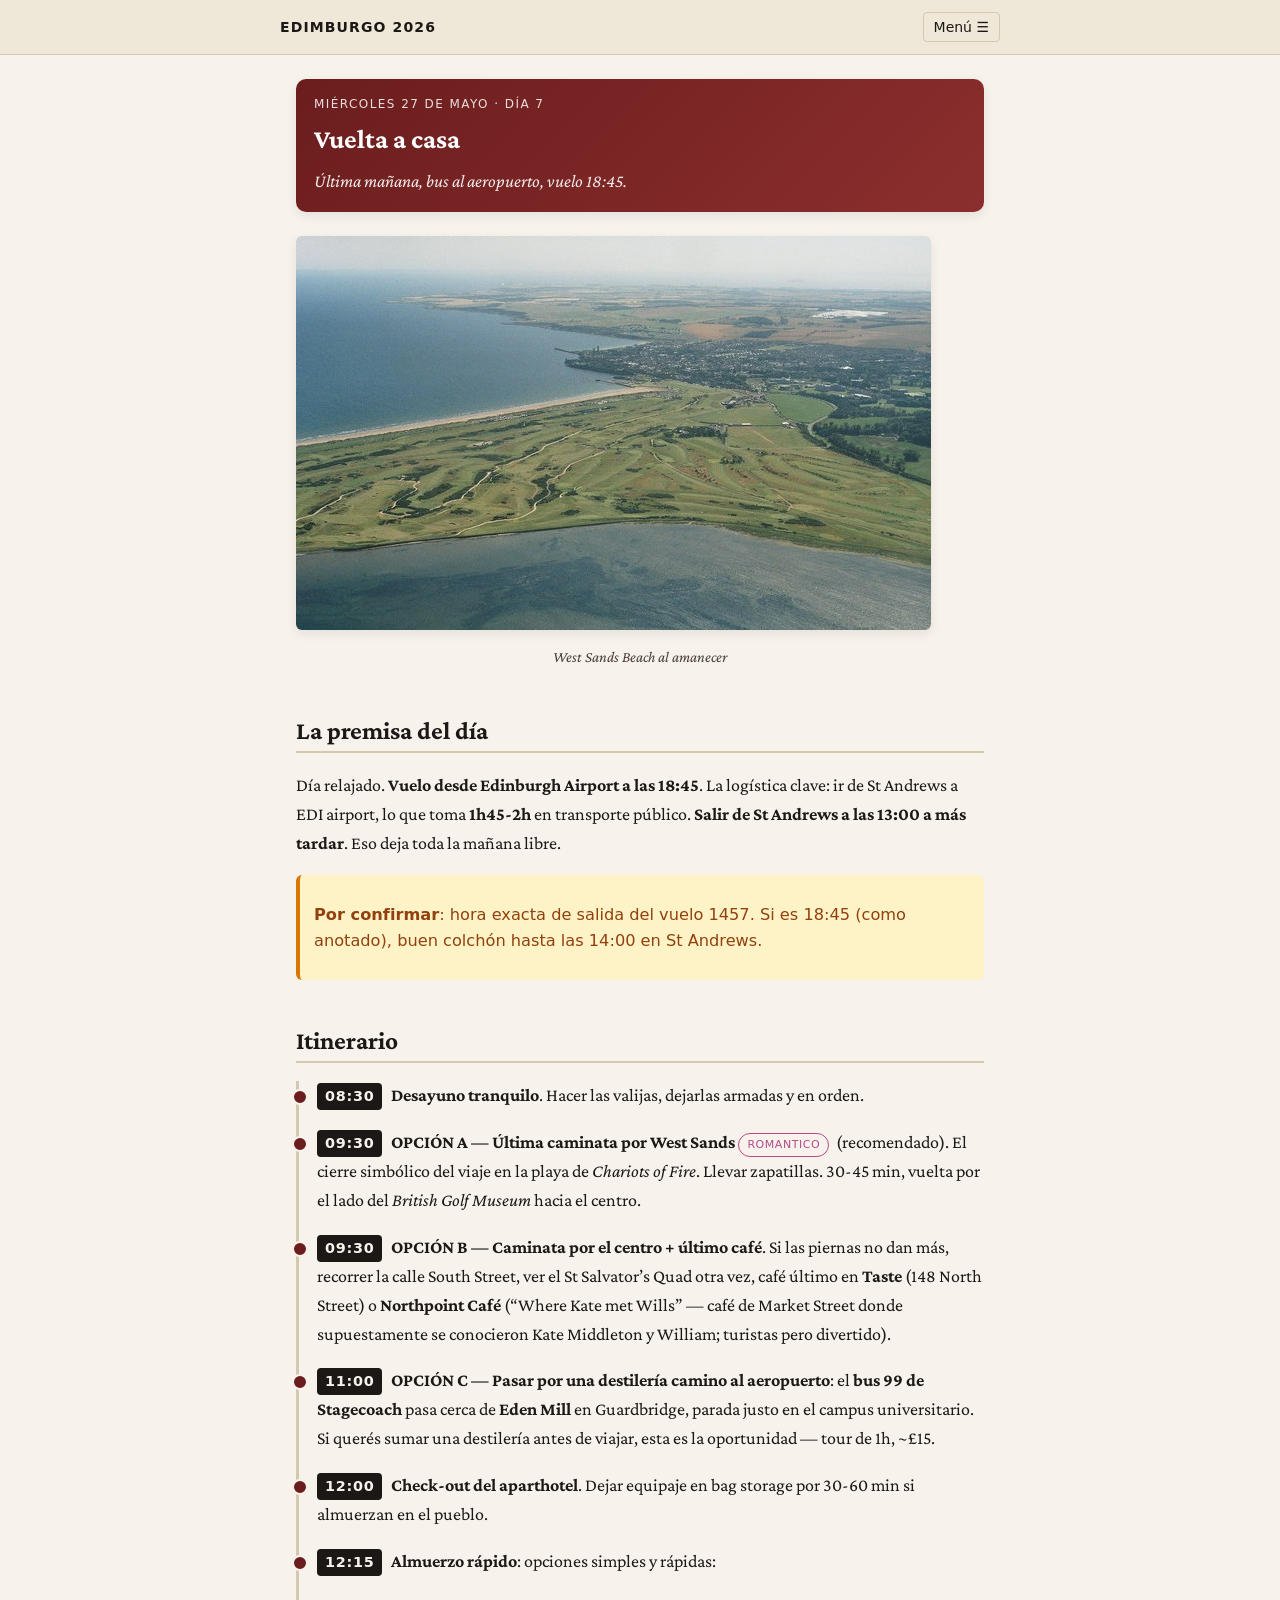
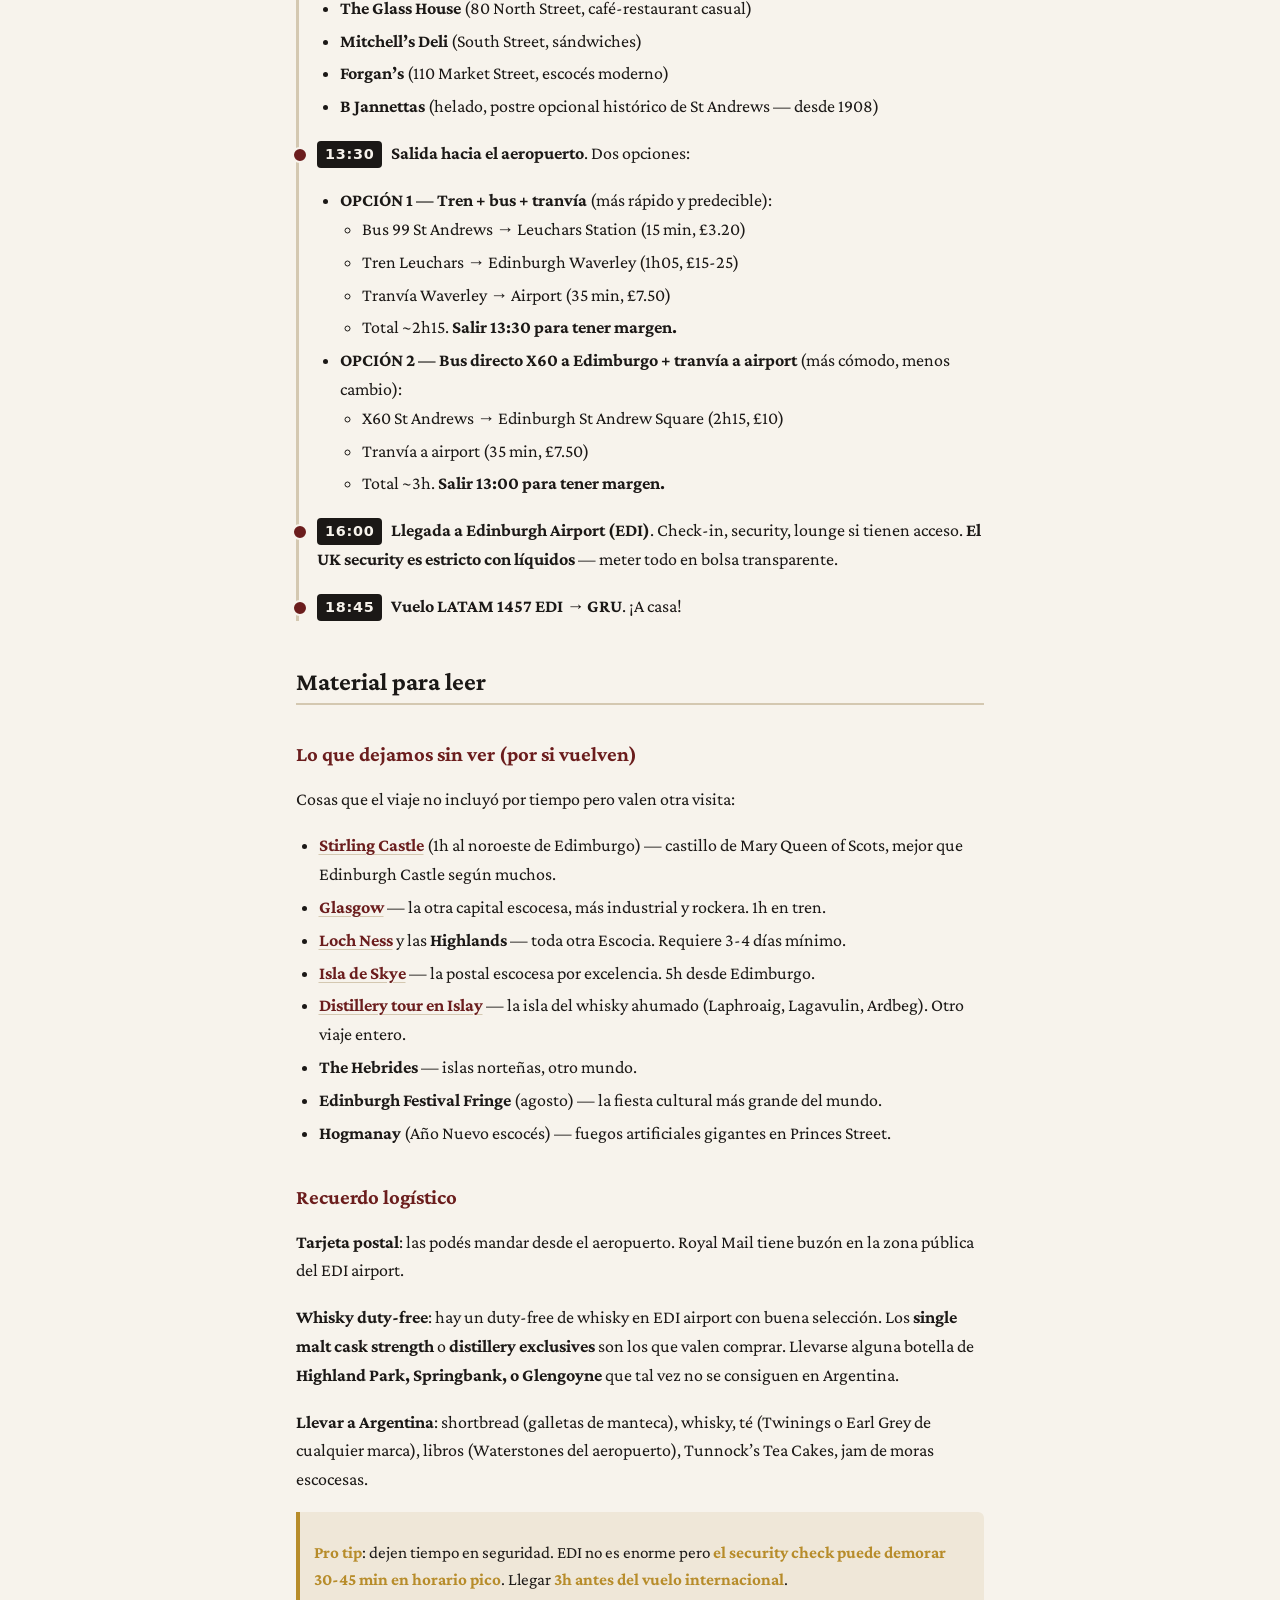
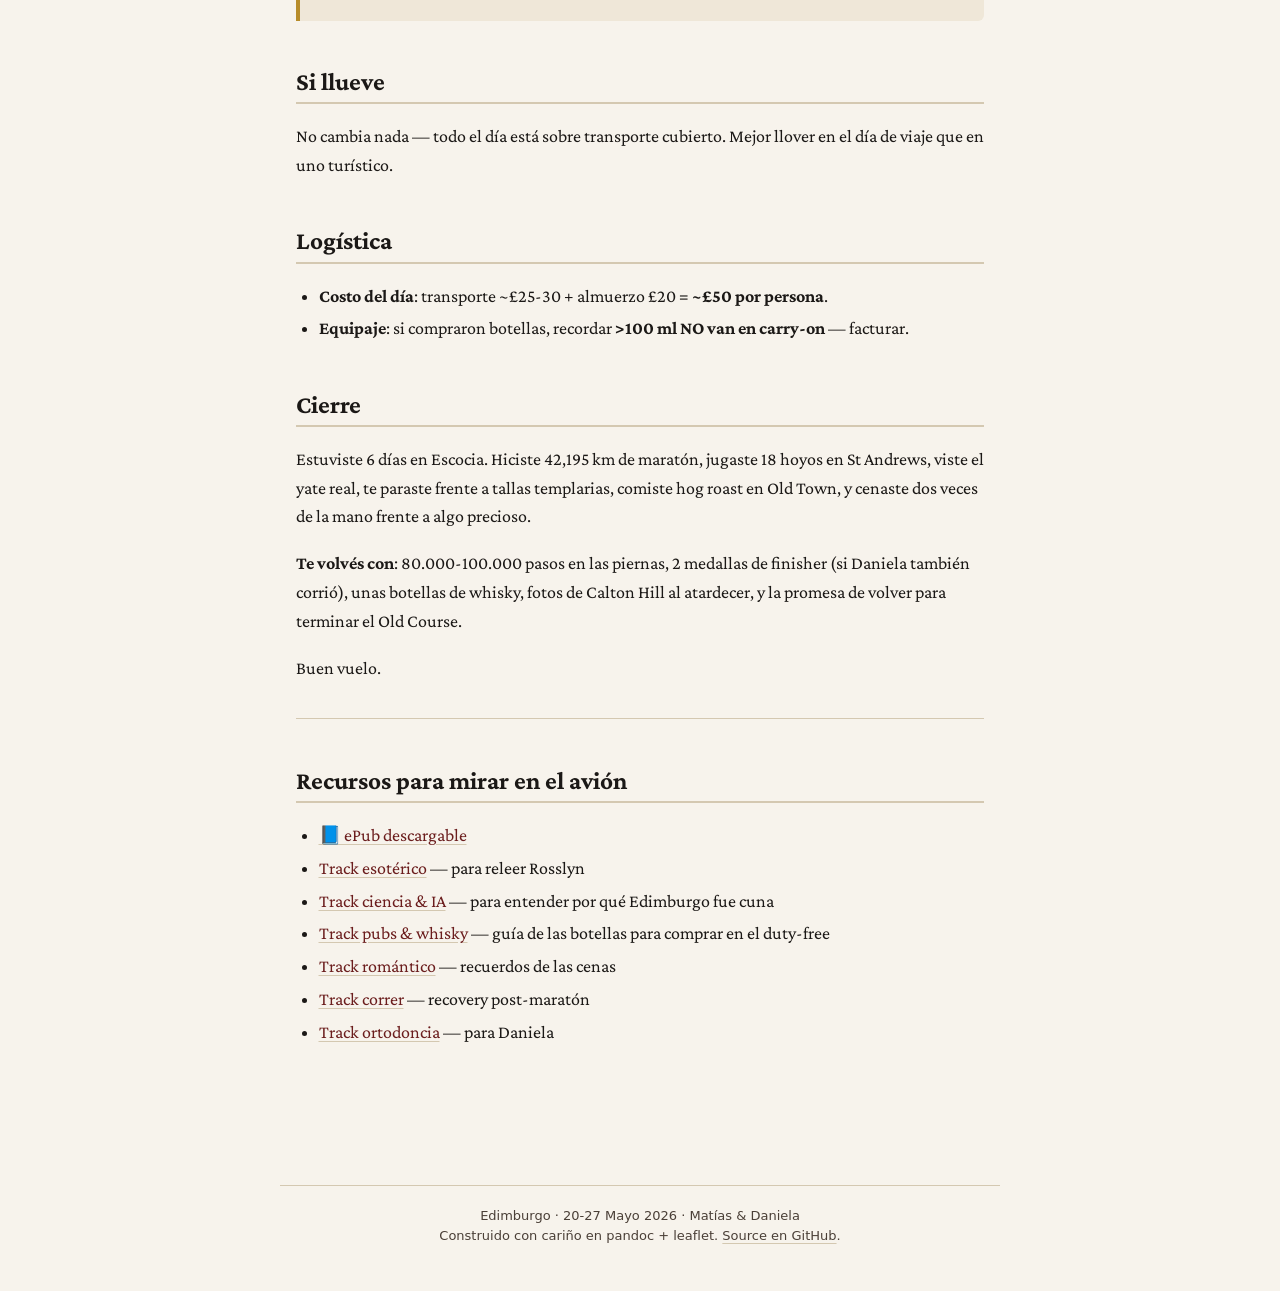
<file: dia-07-miercoles-vuelta.html>
<!DOCTYPE html>
<html lang="es">
<head>
  <meta charset="UTF-8">
  <meta name="viewport" content="width=device-width, initial-scale=1">
  <meta name="theme-color" content="#6b1d1d">
  <title>Miércoles 27 — Vuelta a casa · Edimburgo 2026</title>
  <meta name="description" content="Última mañana en St Andrews y bus al
aeropuerto. Vuelo 18:45.">
  <link rel="preconnect" href="https://fonts.googleapis.com">
  <link rel="preconnect" href="https://fonts.gstatic.com" crossorigin>
  <link href="https://fonts.googleapis.com/css2?family=Crimson+Pro:ital,wght@0,400;0,600;0,700;1,400&display=swap" rel="stylesheet">
  <link rel="stylesheet" href="assets/css/style.css">
  </head>
<body>
<header class="site">
  <div class="wrap">
    <a class="brand" href="index.html">Edimburgo 2026</a>
    <nav class="site">
      <button id="menu-btn" aria-label="Menú" aria-expanded="false">Menú ☰</button>
      <div class="menu" id="menu">
        <div class="group">Días</div>
        <a href="dia-01-jueves-llegada.html">Jue 21 · Llegada</a>
        <a href="dia-02-viernes-old-town.html">Vie 22 · Old Town</a>
        <a href="dia-03-sabado-britannia.html">Sáb 23 · Britannia</a>
        <a href="dia-04-domingo-maraton.html">Dom 24 · Maratón</a>
        <a href="dia-05-lunes-rosslyn-st-andrews.html">Lun 25 · Rosslyn → St Andrews</a>
        <a href="dia-06-martes-golf.html">Mar 26 · Golf</a>
        <a href="dia-07-miercoles-vuelta.html">Mié 27 · Vuelta</a>
        <div class="group">Tracks</div>
        <a href="track-esoterico.html">Esotérico</a>
        <a href="track-ciencia-ia.html">Ciencia &amp; IA</a>
        <a href="track-pubs-whisky.html">Pubs &amp; Whisky</a>
        <a href="track-correr.html">Para Daniela (correr)</a>
        <a href="track-ortodoncia.html">Para Daniela (ortodoncia)</a>
        <a href="track-romantico.html">Romántico</a>
        <div class="group">Recursos</div>
        <a href="ebook/edimburgo-2026.epub" download>📘 Descargar ePub</a>
        <a href="index.html#mapa">🗺️ Mapa general</a>
      </div>
    </nav>
  </div>
</header>
<main>
<div class="day-banner">
<div class="date">
Miércoles 27 de mayo · Día 7
</div>
<div class="title">
Vuelta a casa
</div>
<div class="sub">
Última mañana, bus al aeropuerto, vuelo 18:45.
</div>
</div>
<figure>
<img src="assets/img/st-andrews-links.jpg"
title="West Sands — la playa de Chariots of Fire"
alt="West Sands Beach al amanecer" />
<figcaption aria-hidden="true">West Sands Beach al amanecer</figcaption>
</figure>
<h2 id="la-premisa-del-día">La premisa del día</h2>
<p>Día relajado. <strong>Vuelo desde Edinburgh Airport a las
18:45</strong>. La logística clave: ir de St Andrews a EDI airport, lo
que toma <strong>1h45-2h</strong> en transporte público. <strong>Salir
de St Andrews a las 13:00 a más tardar</strong>. Eso deja toda la mañana
libre.</p>
<div class="confirm">
<p><strong>Por confirmar</strong>: hora exacta de salida del vuelo 1457.
Si es 18:45 (como anotado), buen colchón hasta las 14:00 en St
Andrews.</p>
</div>
<h2 id="itinerario">Itinerario</h2>
<div class="timeline">
<div class="timeline-event">
<p><span class="when">08:30</span> <strong>Desayuno tranquilo</strong>.
Hacer las valijas, dejarlas armadas y en orden.</p>
</div>
<div class="timeline-event">
<p><span class="when">09:30</span> <strong>OPCIÓN A — Última caminata
por West Sands</strong> <span class="tag romantico">romantico</span>
(recomendado). El cierre simbólico del viaje en la playa de <em>Chariots
of Fire</em>. Llevar zapatillas. 30-45 min, vuelta por el lado del
<em>British Golf Museum</em> hacia el centro.</p>
</div>
<div class="timeline-event">
<p><span class="when">09:30</span> <strong>OPCIÓN B — Caminata por el
centro + último café</strong>. Si las piernas no dan más, recorrer la
calle South Street, ver el St Salvator’s Quad otra vez, café último en
<strong>Taste</strong> (148 North Street) o <strong>Northpoint
Café</strong> (“Where Kate met Wills” — café de Market Street donde
supuestamente se conocieron Kate Middleton y William; turistas pero
divertido).</p>
</div>
<div class="timeline-event">
<p><span class="when">11:00</span> <strong>OPCIÓN C — Pasar por una
destilería camino al aeropuerto</strong>: el <strong>bus 99 de
Stagecoach</strong> pasa cerca de <strong>Eden Mill</strong> en
Guardbridge, parada justo en el campus universitario. Si querés sumar
una destilería antes de viajar, esta es la oportunidad — tour de 1h,
~£15.</p>
</div>
<div class="timeline-event">
<p><span class="when">12:00</span> <strong>Check-out del
aparthotel</strong>. Dejar equipaje en bag storage por 30-60 min si
almuerzan en el pueblo.</p>
</div>
<div class="timeline-event">
<p><span class="when">12:15</span> <strong>Almuerzo rápido</strong>:
opciones simples y rápidas:</p>
<ul>
<li><strong>The Glass House</strong> (80 North Street, café-restaurant
casual)</li>
<li><strong>Mitchell’s Deli</strong> (South Street, sándwiches)</li>
<li><strong>Forgan’s</strong> (110 Market Street, escocés moderno)</li>
<li><strong>B Jannettas</strong> (helado, postre opcional histórico de
St Andrews — desde 1908)</li>
</ul>
</div>
<div class="timeline-event">
<p><span class="when">13:30</span> <strong>Salida hacia el
aeropuerto</strong>. Dos opciones:</p>
<ul>
<li><strong>OPCIÓN 1 — Tren + bus + tranvía</strong> (más rápido y
predecible):
<ul>
<li>Bus 99 St Andrews → Leuchars Station (15 min, £3.20)</li>
<li>Tren Leuchars → Edinburgh Waverley (1h05, £15-25)</li>
<li>Tranvía Waverley → Airport (35 min, £7.50)</li>
<li>Total ~2h15. <strong>Salir 13:30 para tener margen.</strong></li>
</ul></li>
<li><strong>OPCIÓN 2 — Bus directo X60 a Edimburgo + tranvía a
airport</strong> (más cómodo, menos cambio):
<ul>
<li>X60 St Andrews → Edinburgh St Andrew Square (2h15, £10)</li>
<li>Tranvía a airport (35 min, £7.50)</li>
<li>Total ~3h. <strong>Salir 13:00 para tener margen.</strong></li>
</ul></li>
</ul>
</div>
<div class="timeline-event">
<p><span class="when">16:00</span> <strong>Llegada a Edinburgh Airport
(EDI)</strong>. Check-in, security, lounge si tienen acceso. <strong>El
UK security es estricto con líquidos</strong> — meter todo en bolsa
transparente.</p>
</div>
<div class="timeline-event">
<p><span class="when">18:45</span> <strong>Vuelo LATAM 1457 EDI →
GRU</strong>. ¡A casa!</p>
</div>
</div>
<h2 id="material-para-leer">Material para leer</h2>
<h3 id="lo-que-dejamos-sin-ver-por-si-vuelven">Lo que dejamos sin ver
(por si vuelven)</h3>
<p>Cosas que el viaje no incluyó por tiempo pero valen otra visita:</p>
<ul>
<li><strong><a
href="https://es.wikipedia.org/wiki/Castillo_de_Stirling">Stirling
Castle</a></strong> (1h al noroeste de Edimburgo) — castillo de Mary
Queen of Scots, mejor que Edinburgh Castle según muchos.</li>
<li><strong><a
href="https://es.wikipedia.org/wiki/Glasgow">Glasgow</a></strong> — la
otra capital escocesa, más industrial y rockera. 1h en tren.</li>
<li><strong><a href="https://es.wikipedia.org/wiki/Lago_Ness">Loch
Ness</a></strong> y las <strong>Highlands</strong> — toda otra Escocia.
Requiere 3-4 días mínimo.</li>
<li><strong><a href="https://es.wikipedia.org/wiki/Isla_de_Skye">Isla de
Skye</a></strong> — la postal escocesa por excelencia. 5h desde
Edimburgo.</li>
<li><strong><a href="https://es.wikipedia.org/wiki/Islay">Distillery
tour en Islay</a></strong> — la isla del whisky ahumado (Laphroaig,
Lagavulin, Ardbeg). Otro viaje entero.</li>
<li><strong>The Hebrides</strong> — islas norteñas, otro mundo.</li>
<li><strong>Edinburgh Festival Fringe</strong> (agosto) — la fiesta
cultural más grande del mundo.</li>
<li><strong>Hogmanay</strong> (Año Nuevo escocés) — fuegos artificiales
gigantes en Princes Street.</li>
</ul>
<h3 id="recuerdo-logístico">Recuerdo logístico</h3>
<p><strong>Tarjeta postal</strong>: las podés mandar desde el
aeropuerto. Royal Mail tiene buzón en la zona pública del EDI
airport.</p>
<p><strong>Whisky duty-free</strong>: hay un duty-free de whisky en EDI
airport con buena selección. Los <strong>single malt cask
strength</strong> o <strong>distillery exclusives</strong> son los que
valen comprar. Llevarse alguna botella de <strong>Highland Park,
Springbank, o Glengoyne</strong> que tal vez no se consiguen en
Argentina.</p>
<p><strong>Llevar a Argentina</strong>: shortbread (galletas de
manteca), whisky, té (Twinings o Earl Grey de cualquier marca), libros
(Waterstones del aeropuerto), Tunnock’s Tea Cakes, jam de moras
escocesas.</p>
<div class="tip">
<p><strong>Pro tip</strong>: dejen tiempo en seguridad. EDI no es enorme
pero <strong>el security check puede demorar 30-45 min en horario
pico</strong>. Llegar <strong>3h antes del vuelo
internacional</strong>.</p>
</div>
<h2 id="si-llueve">Si llueve</h2>
<p>No cambia nada — todo el día está sobre transporte cubierto. Mejor
llover en el día de viaje que en uno turístico.</p>
<h2 id="logística">Logística</h2>
<ul>
<li><strong>Costo del día</strong>: transporte ~£25-30 + almuerzo £20 =
<strong>~£50 por persona</strong>.</li>
<li><strong>Equipaje</strong>: si compraron botellas, recordar
<strong>&gt;100 ml NO van en carry-on</strong> — facturar.</li>
</ul>
<h2 id="cierre">Cierre</h2>
<p>Estuviste 6 días en Escocia. Hiciste 42,195 km de maratón, jugaste 18
hoyos en St Andrews, viste el yate real, te paraste frente a tallas
templarias, comiste hog roast en Old Town, y cenaste dos veces de la
mano frente a algo precioso.</p>
<p><strong>Te volvés con</strong>: 80.000-100.000 pasos en las piernas,
2 medallas de finisher (si Daniela también corrió), unas botellas de
whisky, fotos de Calton Hill al atardecer, y la promesa de volver para
terminar el Old Course.</p>
<p>Buen vuelo.</p>
<hr />
<h2 id="recursos-para-mirar-en-el-avión">Recursos para mirar en el
avión</h2>
<ul>
<li><a href="ebook/edimburgo-2026.epub">📘 ePub descargable</a></li>
<li><a href="track-esoterico.html">Track esotérico</a> — para releer
Rosslyn</li>
<li><a href="track-ciencia-ia.html">Track ciencia &amp; IA</a> — para
entender por qué Edimburgo fue cuna</li>
<li><a href="track-pubs-whisky.html">Track pubs &amp; whisky</a> — guía
de las botellas para comprar en el duty-free</li>
<li><a href="track-romantico.html">Track romántico</a> — recuerdos de
las cenas</li>
<li><a href="track-correr.html">Track correr</a> — recovery
post-maratón</li>
<li><a href="track-ortodoncia.html">Track ortodoncia</a> — para
Daniela</li>
</ul>
</main>
<footer class="site">
  Edimburgo · 20-27 Mayo 2026 · Matías &amp; Daniela<br>
  Construido con cariño en pandoc + leaflet. <a href="https://github.com/mpodeley/edimburgo-2026">Source en GitHub</a>.
</footer>
<script>
  document.getElementById('menu-btn').addEventListener('click', function() {
    var menu = document.getElementById('menu');
    var open = menu.classList.toggle('open');
    this.setAttribute('aria-expanded', open);
  });
</script>
</body>
</html>
</file>
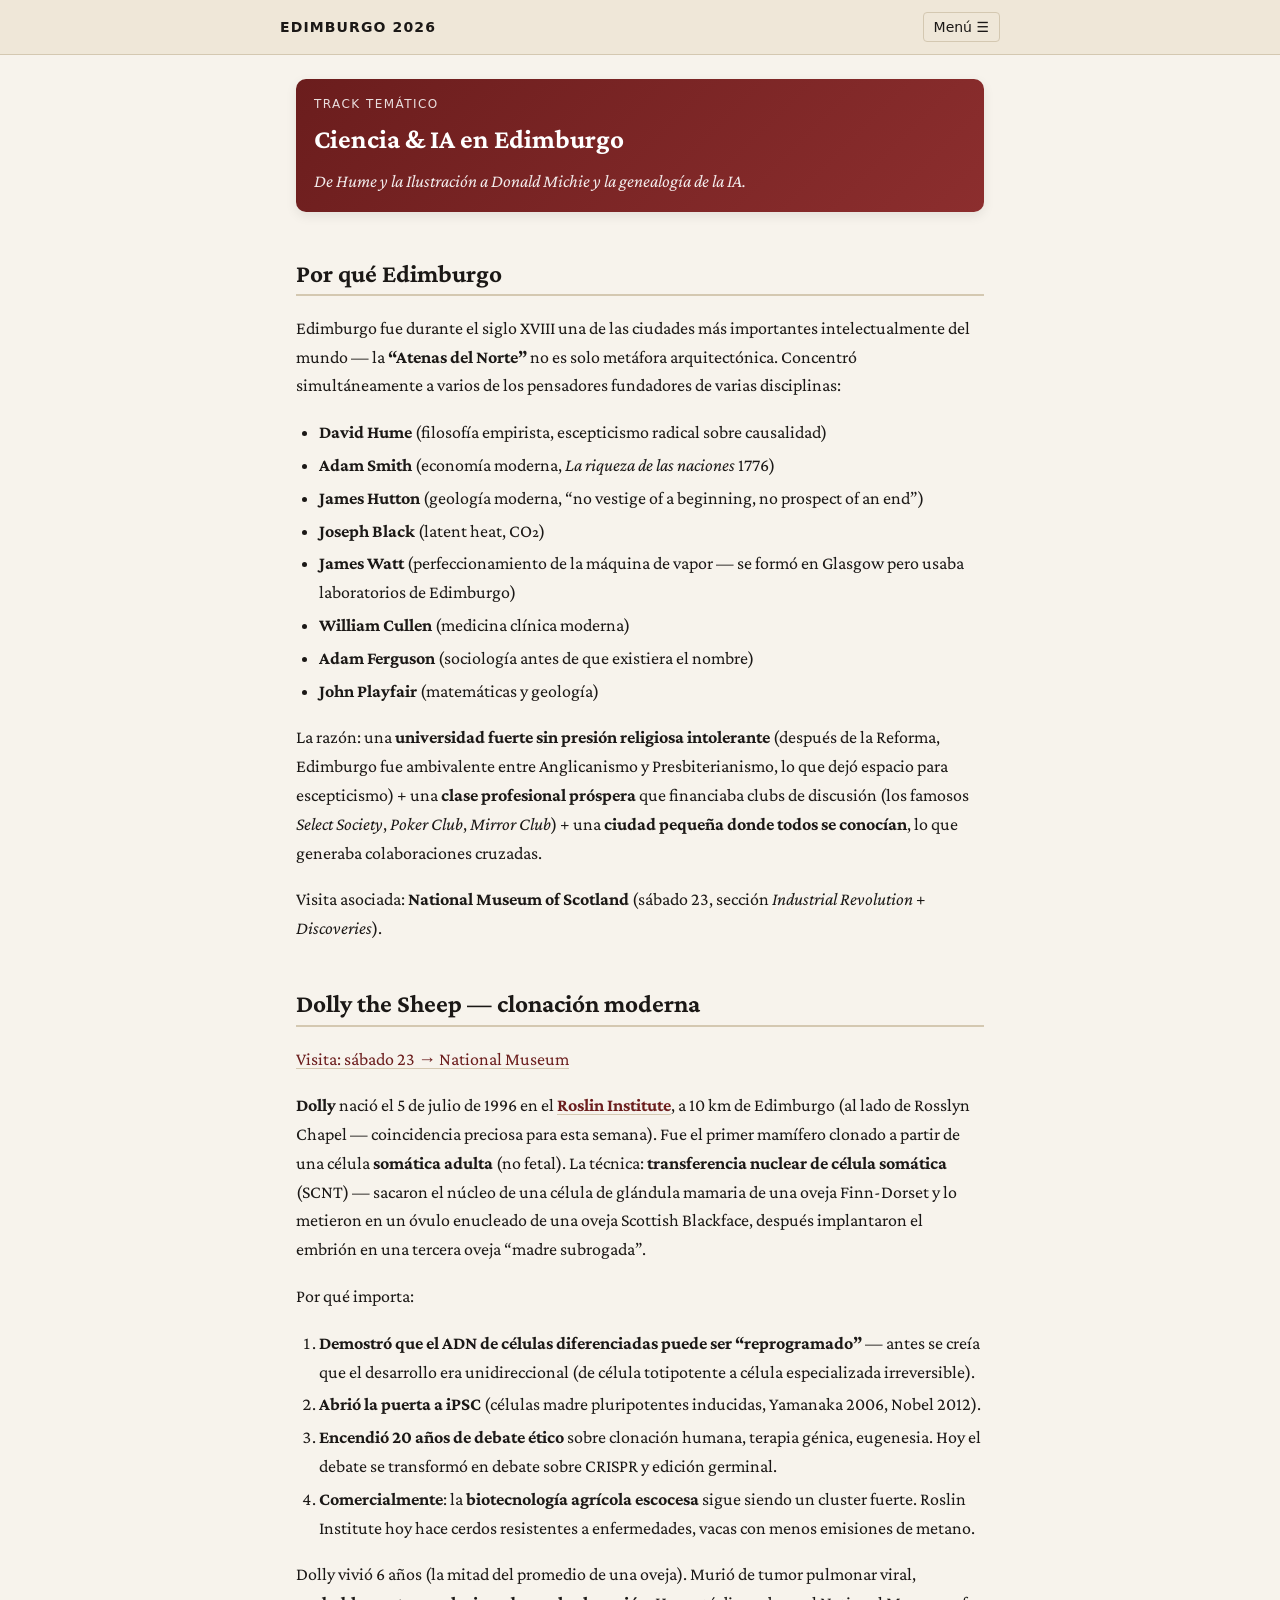
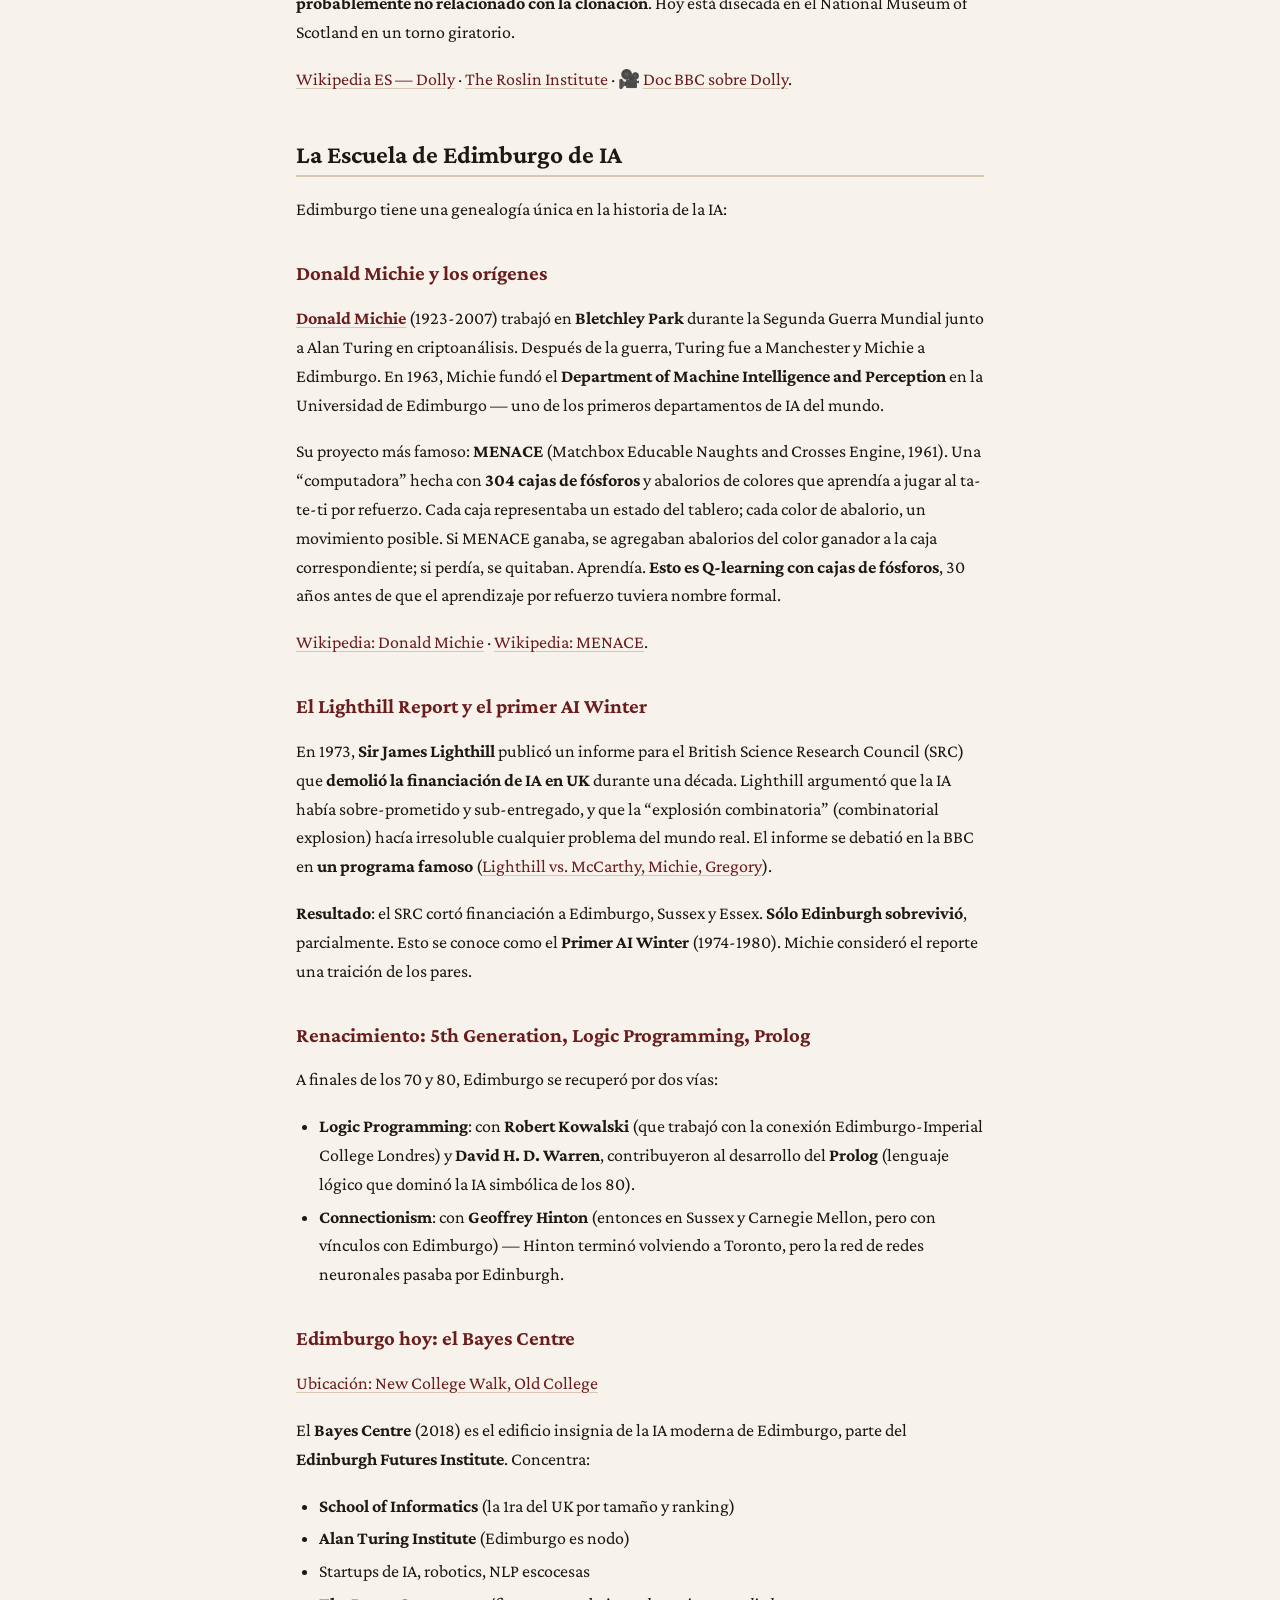
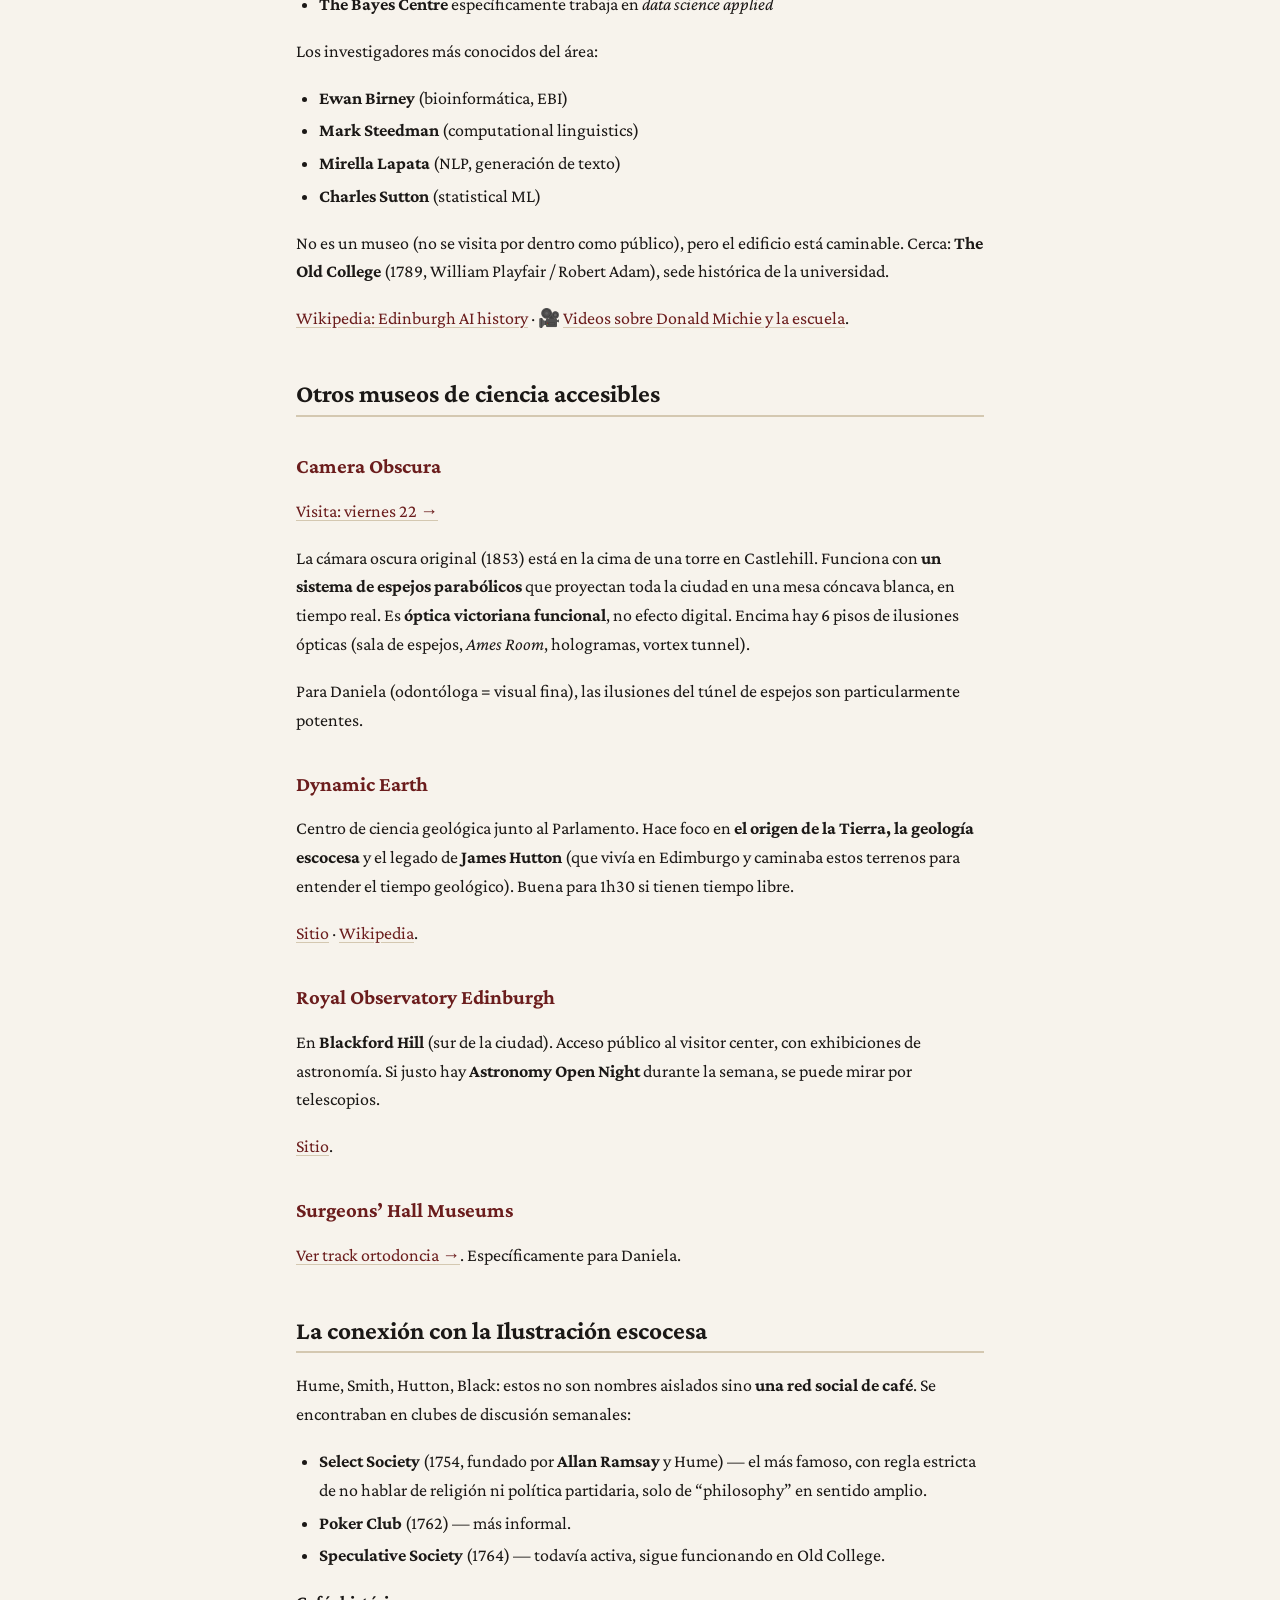
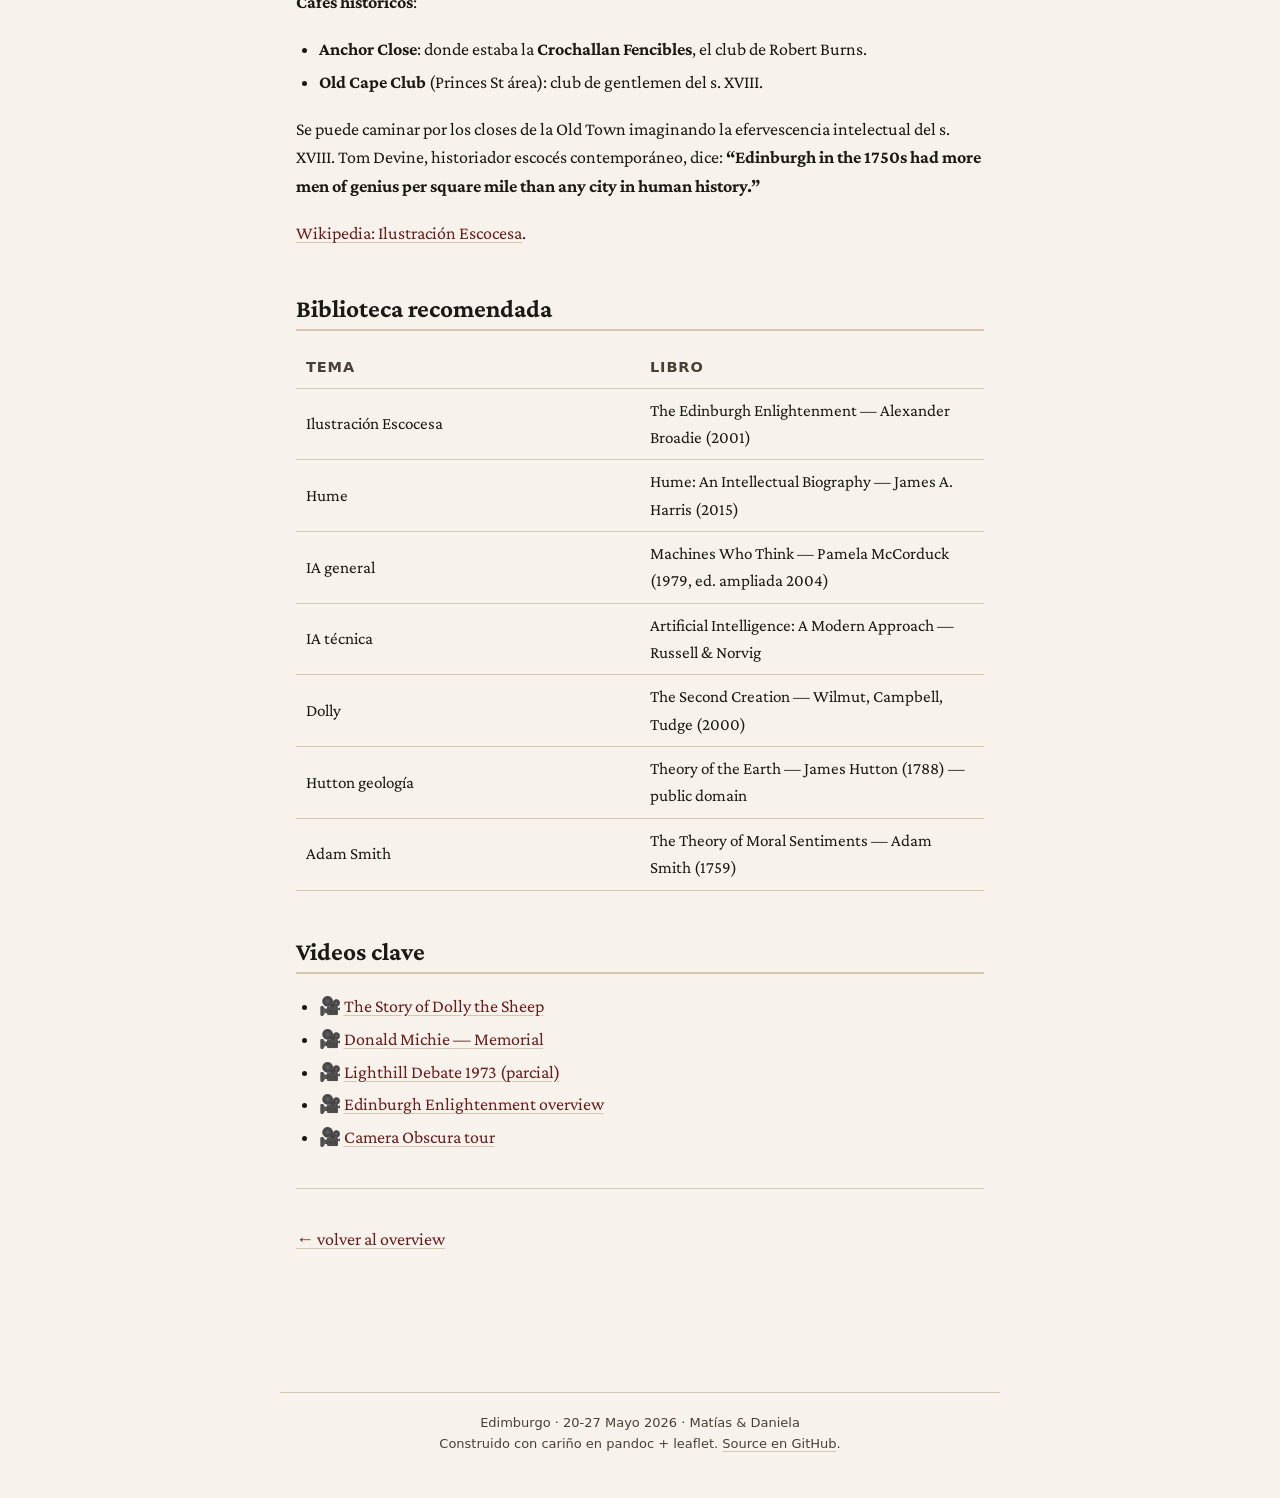
<file: track-ciencia-ia.html>
<!DOCTYPE html>
<html lang="es">
<head>
  <meta charset="UTF-8">
  <meta name="viewport" content="width=device-width, initial-scale=1">
  <meta name="theme-color" content="#6b1d1d">
  <title>Ciencia &amp; IA en Edimburgo · Edimburgo 2026</title>
  <meta name="description" content="Por qué Edimburgo fue cuna de la IA
británica, la Ilustración escocesa, Dolly the Sheep, el Bayes Centre.">
  <link rel="preconnect" href="https://fonts.googleapis.com">
  <link rel="preconnect" href="https://fonts.gstatic.com" crossorigin>
  <link href="https://fonts.googleapis.com/css2?family=Crimson+Pro:ital,wght@0,400;0,600;0,700;1,400&display=swap" rel="stylesheet">
  <link rel="stylesheet" href="assets/css/style.css">
  </head>
<body>
<header class="site">
  <div class="wrap">
    <a class="brand" href="index.html">Edimburgo 2026</a>
    <nav class="site">
      <button id="menu-btn" aria-label="Menú" aria-expanded="false">Menú ☰</button>
      <div class="menu" id="menu">
        <div class="group">Días</div>
        <a href="dia-01-jueves-llegada.html">Jue 21 · Llegada</a>
        <a href="dia-02-viernes-old-town.html">Vie 22 · Old Town</a>
        <a href="dia-03-sabado-britannia.html">Sáb 23 · Britannia</a>
        <a href="dia-04-domingo-maraton.html">Dom 24 · Maratón</a>
        <a href="dia-05-lunes-rosslyn-st-andrews.html">Lun 25 · Rosslyn → St Andrews</a>
        <a href="dia-06-martes-golf.html">Mar 26 · Golf</a>
        <a href="dia-07-miercoles-vuelta.html">Mié 27 · Vuelta</a>
        <div class="group">Tracks</div>
        <a href="track-esoterico.html">Esotérico</a>
        <a href="track-ciencia-ia.html">Ciencia &amp; IA</a>
        <a href="track-pubs-whisky.html">Pubs &amp; Whisky</a>
        <a href="track-correr.html">Para Daniela (correr)</a>
        <a href="track-ortodoncia.html">Para Daniela (ortodoncia)</a>
        <a href="track-romantico.html">Romántico</a>
        <div class="group">Recursos</div>
        <a href="ebook/edimburgo-2026.epub" download>📘 Descargar ePub</a>
        <a href="index.html#mapa">🗺️ Mapa general</a>
      </div>
    </nav>
  </div>
</header>
<main>
<div class="day-banner">
<div class="date">
Track temático
</div>
<div class="title">
Ciencia &amp; IA en Edimburgo
</div>
<div class="sub">
De Hume y la Ilustración a Donald Michie y la genealogía de la IA.
</div>
</div>
<h2 id="por-qué-edimburgo">Por qué Edimburgo</h2>
<p>Edimburgo fue durante el siglo XVIII una de las ciudades más
importantes intelectualmente del mundo — la <strong>“Atenas del
Norte”</strong> no es solo metáfora arquitectónica. Concentró
simultáneamente a varios de los pensadores fundadores de varias
disciplinas:</p>
<ul>
<li><strong>David Hume</strong> (filosofía empirista, escepticismo
radical sobre causalidad)</li>
<li><strong>Adam Smith</strong> (economía moderna, <em>La riqueza de las
naciones</em> 1776)</li>
<li><strong>James Hutton</strong> (geología moderna, “no vestige of a
beginning, no prospect of an end”)</li>
<li><strong>Joseph Black</strong> (latent heat, CO₂)</li>
<li><strong>James Watt</strong> (perfeccionamiento de la máquina de
vapor — se formó en Glasgow pero usaba laboratorios de Edimburgo)</li>
<li><strong>William Cullen</strong> (medicina clínica moderna)</li>
<li><strong>Adam Ferguson</strong> (sociología antes de que existiera el
nombre)</li>
<li><strong>John Playfair</strong> (matemáticas y geología)</li>
</ul>
<p>La razón: una <strong>universidad fuerte sin presión religiosa
intolerante</strong> (después de la Reforma, Edimburgo fue ambivalente
entre Anglicanismo y Presbiterianismo, lo que dejó espacio para
escepticismo) + una <strong>clase profesional próspera</strong> que
financiaba clubs de discusión (los famosos <em>Select Society</em>,
<em>Poker Club</em>, <em>Mirror Club</em>) + una <strong>ciudad pequeña
donde todos se conocían</strong>, lo que generaba colaboraciones
cruzadas.</p>
<p>Visita asociada: <strong>National Museum of Scotland</strong> (sábado
23, sección <em>Industrial Revolution</em> + <em>Discoveries</em>).</p>
<h2 id="dolly-the-sheep-clonación-moderna">Dolly the Sheep — clonación
moderna</h2>
<p><a href="dia-03-sabado-britannia.html">Visita: sábado 23 → National
Museum</a></p>
<p><strong>Dolly</strong> nació el 5 de julio de 1996 en el <strong><a
href="https://es.wikipedia.org/wiki/Instituto_Roslin">Roslin
Institute</a></strong>, a 10 km de Edimburgo (al lado de Rosslyn Chapel
— coincidencia preciosa para esta semana). Fue el primer mamífero
clonado a partir de una célula <strong>somática adulta</strong> (no
fetal). La técnica: <strong>transferencia nuclear de célula
somática</strong> (SCNT) — sacaron el núcleo de una célula de glándula
mamaria de una oveja Finn-Dorset y lo metieron en un óvulo enucleado de
una oveja Scottish Blackface, después implantaron el embrión en una
tercera oveja “madre subrogada”.</p>
<p>Por qué importa:</p>
<ol type="1">
<li><strong>Demostró que el ADN de células diferenciadas puede ser
“reprogramado”</strong> — antes se creía que el desarrollo era
unidireccional (de célula totipotente a célula especializada
irreversible).</li>
<li><strong>Abrió la puerta a iPSC</strong> (células madre pluripotentes
inducidas, Yamanaka 2006, Nobel 2012).</li>
<li><strong>Encendió 20 años de debate ético</strong> sobre clonación
humana, terapia génica, eugenesia. Hoy el debate se transformó en debate
sobre CRISPR y edición germinal.</li>
<li><strong>Comercialmente</strong>: la <strong>biotecnología agrícola
escocesa</strong> sigue siendo un cluster fuerte. Roslin Institute hoy
hace cerdos resistentes a enfermedades, vacas con menos emisiones de
metano.</li>
</ol>
<p>Dolly vivió 6 años (la mitad del promedio de una oveja). Murió de
tumor pulmonar viral, <strong>probablemente no relacionado con la
clonación</strong>. Hoy está disecada en el National Museum of Scotland
en un torno giratorio.</p>
<p><a href="https://es.wikipedia.org/wiki/Dolly_(oveja)">Wikipedia ES —
Dolly</a> · <a href="https://www.ed.ac.uk/roslin">The Roslin
Institute</a> · 🎥 <a
href="https://www.youtube.com/results?search_query=dolly+sheep+bbc+documentary">Doc
BBC sobre Dolly</a>.</p>
<h2 id="la-escuela-de-edimburgo-de-ia">La Escuela de Edimburgo de
IA</h2>
<p>Edimburgo tiene una genealogía única en la historia de la IA:</p>
<h3 id="donald-michie-y-los-orígenes">Donald Michie y los orígenes</h3>
<p><strong><a href="https://en.wikipedia.org/wiki/Donald_Michie">Donald
Michie</a></strong> (1923-2007) trabajó en <strong>Bletchley
Park</strong> durante la Segunda Guerra Mundial junto a Alan Turing en
criptoanálisis. Después de la guerra, Turing fue a Manchester y Michie a
Edimburgo. En 1963, Michie fundó el <strong>Department of Machine
Intelligence and Perception</strong> en la Universidad de Edimburgo —
uno de los primeros departamentos de IA del mundo.</p>
<p>Su proyecto más famoso: <strong>MENACE</strong> (Matchbox Educable
Naughts and Crosses Engine, 1961). Una “computadora” hecha con
<strong>304 cajas de fósforos</strong> y abalorios de colores que
aprendía a jugar al ta-te-ti por refuerzo. Cada caja representaba un
estado del tablero; cada color de abalorio, un movimiento posible. Si
MENACE ganaba, se agregaban abalorios del color ganador a la caja
correspondiente; si perdía, se quitaban. Aprendía. <strong>Esto es
Q-learning con cajas de fósforos</strong>, 30 años antes de que el
aprendizaje por refuerzo tuviera nombre formal.</p>
<p><a href="https://en.wikipedia.org/wiki/Donald_Michie">Wikipedia:
Donald Michie</a> · <a
href="https://en.wikipedia.org/wiki/Matchbox_Educable_Noughts_and_Crosses_Engine">Wikipedia:
MENACE</a>.</p>
<h3 id="el-lighthill-report-y-el-primer-ai-winter">El Lighthill Report y
el primer AI Winter</h3>
<p>En 1973, <strong>Sir James Lighthill</strong> publicó un informe para
el British Science Research Council (SRC) que <strong>demolió la
financiación de IA en UK</strong> durante una década. Lighthill
argumentó que la IA había sobre-prometido y sub-entregado, y que la
“explosión combinatoria” (combinatorial explosion) hacía irresoluble
cualquier problema del mundo real. El informe se debatió en la BBC en
<strong>un programa famoso</strong> (<a
href="https://www.youtube.com/results?search_query=lighthill+debate+1973">Lighthill
vs. McCarthy, Michie, Gregory</a>).</p>
<p><strong>Resultado</strong>: el SRC cortó financiación a Edimburgo,
Sussex y Essex. <strong>Sólo Edinburgh sobrevivió</strong>,
parcialmente. Esto se conoce como el <strong>Primer AI Winter</strong>
(1974-1980). Michie consideró el reporte una traición de los pares.</p>
<h3
id="renacimiento-5th-generation-logic-programming-prolog">Renacimiento:
5th Generation, Logic Programming, Prolog</h3>
<p>A finales de los 70 y 80, Edimburgo se recuperó por dos vías:</p>
<ul>
<li><strong>Logic Programming</strong>: con <strong>Robert
Kowalski</strong> (que trabajó con la conexión Edimburgo-Imperial
College Londres) y <strong>David H. D. Warren</strong>, contribuyeron al
desarrollo del <strong>Prolog</strong> (lenguaje lógico que dominó la IA
simbólica de los 80).</li>
<li><strong>Connectionism</strong>: con <strong>Geoffrey Hinton</strong>
(entonces en Sussex y Carnegie Mellon, pero con vínculos con Edimburgo)
— Hinton terminó volviendo a Toronto, pero la red de redes neuronales
pasaba por Edinburgh.</li>
</ul>
<h3 id="edimburgo-hoy-el-bayes-centre">Edimburgo hoy: el Bayes
Centre</h3>
<p><a href="https://www.ed.ac.uk/bayes">Ubicación: New College Walk, Old
College</a></p>
<p>El <strong>Bayes Centre</strong> (2018) es el edificio insignia de la
IA moderna de Edimburgo, parte del <strong>Edinburgh Futures
Institute</strong>. Concentra:</p>
<ul>
<li><strong>School of Informatics</strong> (la 1ra del UK por tamaño y
ranking)</li>
<li><strong>Alan Turing Institute</strong> (Edimburgo es nodo)</li>
<li>Startups de IA, robotics, NLP escocesas</li>
<li><strong>The Bayes Centre</strong> específicamente trabaja en
<em>data science applied</em></li>
</ul>
<p>Los investigadores más conocidos del área:</p>
<ul>
<li><strong>Ewan Birney</strong> (bioinformática, EBI)</li>
<li><strong>Mark Steedman</strong> (computational linguistics)</li>
<li><strong>Mirella Lapata</strong> (NLP, generación de texto)</li>
<li><strong>Charles Sutton</strong> (statistical ML)</li>
</ul>
<p>No es un museo (no se visita por dentro como público), pero el
edificio está caminable. Cerca: <strong>The Old College</strong> (1789,
William Playfair / Robert Adam), sede histórica de la universidad.</p>
<p><a
href="https://en.wikipedia.org/wiki/History_of_artificial_intelligence_in_Edinburgh">Wikipedia:
Edinburgh AI history</a> · 🎥 <a
href="https://www.youtube.com/results?search_query=edinburgh+university+artificial+intelligence+history">Videos
sobre Donald Michie y la escuela</a>.</p>
<h2 id="otros-museos-de-ciencia-accesibles">Otros museos de ciencia
accesibles</h2>
<h3 id="camera-obscura">Camera Obscura</h3>
<p><a href="dia-02-viernes-old-town.html">Visita: viernes 22 →</a></p>
<p>La cámara oscura original (1853) está en la cima de una torre en
Castlehill. Funciona con <strong>un sistema de espejos
parabólicos</strong> que proyectan toda la ciudad en una mesa cóncava
blanca, en tiempo real. Es <strong>óptica victoriana funcional</strong>,
no efecto digital. Encima hay 6 pisos de ilusiones ópticas (sala de
espejos, <em>Ames Room</em>, hologramas, vortex tunnel).</p>
<p>Para Daniela (odontóloga = visual fina), las ilusiones del túnel de
espejos son particularmente potentes.</p>
<h3 id="dynamic-earth">Dynamic Earth</h3>
<p>Centro de ciencia geológica junto al Parlamento. Hace foco en
<strong>el origen de la Tierra, la geología escocesa</strong> y el
legado de <strong>James Hutton</strong> (que vivía en Edimburgo y
caminaba estos terrenos para entender el tiempo geológico). Buena para
1h30 si tienen tiempo libre.</p>
<p><a href="https://www.dynamicearth.org.uk/">Sitio</a> · <a
href="https://en.wikipedia.org/wiki/Our_Dynamic_Earth">Wikipedia</a>.</p>
<h3 id="royal-observatory-edinburgh">Royal Observatory Edinburgh</h3>
<p>En <strong>Blackford Hill</strong> (sur de la ciudad). Acceso público
al visitor center, con exhibiciones de astronomía. Si justo hay
<strong>Astronomy Open Night</strong> durante la semana, se puede mirar
por telescopios.</p>
<p><a href="https://www.roe.ac.uk/">Sitio</a>.</p>
<h3 id="surgeons-hall-museums">Surgeons’ Hall Museums</h3>
<p><a href="track-ortodoncia.html">Ver track ortodoncia →</a>.
Específicamente para Daniela.</p>
<h2 id="la-conexión-con-la-ilustración-escocesa">La conexión con la
Ilustración escocesa</h2>
<p>Hume, Smith, Hutton, Black: estos no son nombres aislados sino
<strong>una red social de café</strong>. Se encontraban en clubes de
discusión semanales:</p>
<ul>
<li><strong>Select Society</strong> (1754, fundado por <strong>Allan
Ramsay</strong> y Hume) — el más famoso, con regla estricta de no hablar
de religión ni política partidaria, solo de “philosophy” en sentido
amplio.</li>
<li><strong>Poker Club</strong> (1762) — más informal.</li>
<li><strong>Speculative Society</strong> (1764) — todavía activa, sigue
funcionando en Old College.</li>
</ul>
<p><strong>Cafés históricos</strong>:</p>
<ul>
<li><strong>Anchor Close</strong>: donde estaba la <strong>Crochallan
Fencibles</strong>, el club de Robert Burns.</li>
<li><strong>Old Cape Club</strong> (Princes St área): club de gentlemen
del s. XVIII.</li>
</ul>
<p>Se puede caminar por los closes de la Old Town imaginando la
efervescencia intelectual del s. XVIII. Tom Devine, historiador escocés
contemporáneo, dice: <strong>“Edinburgh in the 1750s had more men of
genius per square mile than any city in human history.”</strong></p>
<p><a
href="https://es.wikipedia.org/wiki/Ilustraci%C3%B3n_escocesa">Wikipedia:
Ilustración Escocesa</a>.</p>
<h2 id="biblioteca-recomendada">Biblioteca recomendada</h2>
<table>
<colgroup>
<col style="width: 50%" />
<col style="width: 50%" />
</colgroup>
<thead>
<tr>
<th>Tema</th>
<th>Libro</th>
</tr>
</thead>
<tbody>
<tr>
<td>Ilustración Escocesa</td>
<td>The Edinburgh Enlightenment — Alexander Broadie (2001)</td>
</tr>
<tr>
<td>Hume</td>
<td>Hume: An Intellectual Biography — James A. Harris (2015)</td>
</tr>
<tr>
<td>IA general</td>
<td>Machines Who Think — Pamela McCorduck (1979, ed. ampliada 2004)</td>
</tr>
<tr>
<td>IA técnica</td>
<td>Artificial Intelligence: A Modern Approach — Russell &amp;
Norvig</td>
</tr>
<tr>
<td>Dolly</td>
<td>The Second Creation — Wilmut, Campbell, Tudge (2000)</td>
</tr>
<tr>
<td>Hutton geología</td>
<td>Theory of the Earth — James Hutton (1788) — public domain</td>
</tr>
<tr>
<td>Adam Smith</td>
<td>The Theory of Moral Sentiments — Adam Smith (1759)</td>
</tr>
</tbody>
</table>
<h2 id="videos-clave">Videos clave</h2>
<ul>
<li>🎥 <a
href="https://www.youtube.com/results?search_query=dolly+sheep+story+bbc">The
Story of Dolly the Sheep</a></li>
<li>🎥 <a
href="https://www.youtube.com/results?search_query=donald+michie+ai+memorial">Donald
Michie — Memorial</a></li>
<li>🎥 <a
href="https://www.youtube.com/results?search_query=lighthill+debate+1973">Lighthill
Debate 1973 (parcial)</a></li>
<li>🎥 <a
href="https://www.youtube.com/results?search_query=edinburgh+enlightenment+documentary">Edinburgh
Enlightenment overview</a></li>
<li>🎥 <a
href="https://www.youtube.com/results?search_query=camera+obscura+edinburgh+tour">Camera
Obscura tour</a></li>
</ul>
<hr />
<p><a href="index.html">← volver al overview</a></p>
</main>
<footer class="site">
  Edimburgo · 20-27 Mayo 2026 · Matías &amp; Daniela<br>
  Construido con cariño en pandoc + leaflet. <a href="https://github.com/mpodeley/edimburgo-2026">Source en GitHub</a>.
</footer>
<script>
  document.getElementById('menu-btn').addEventListener('click', function() {
    var menu = document.getElementById('menu');
    var open = menu.classList.toggle('open');
    this.setAttribute('aria-expanded', open);
  });
</script>
</body>
</html>
</file>
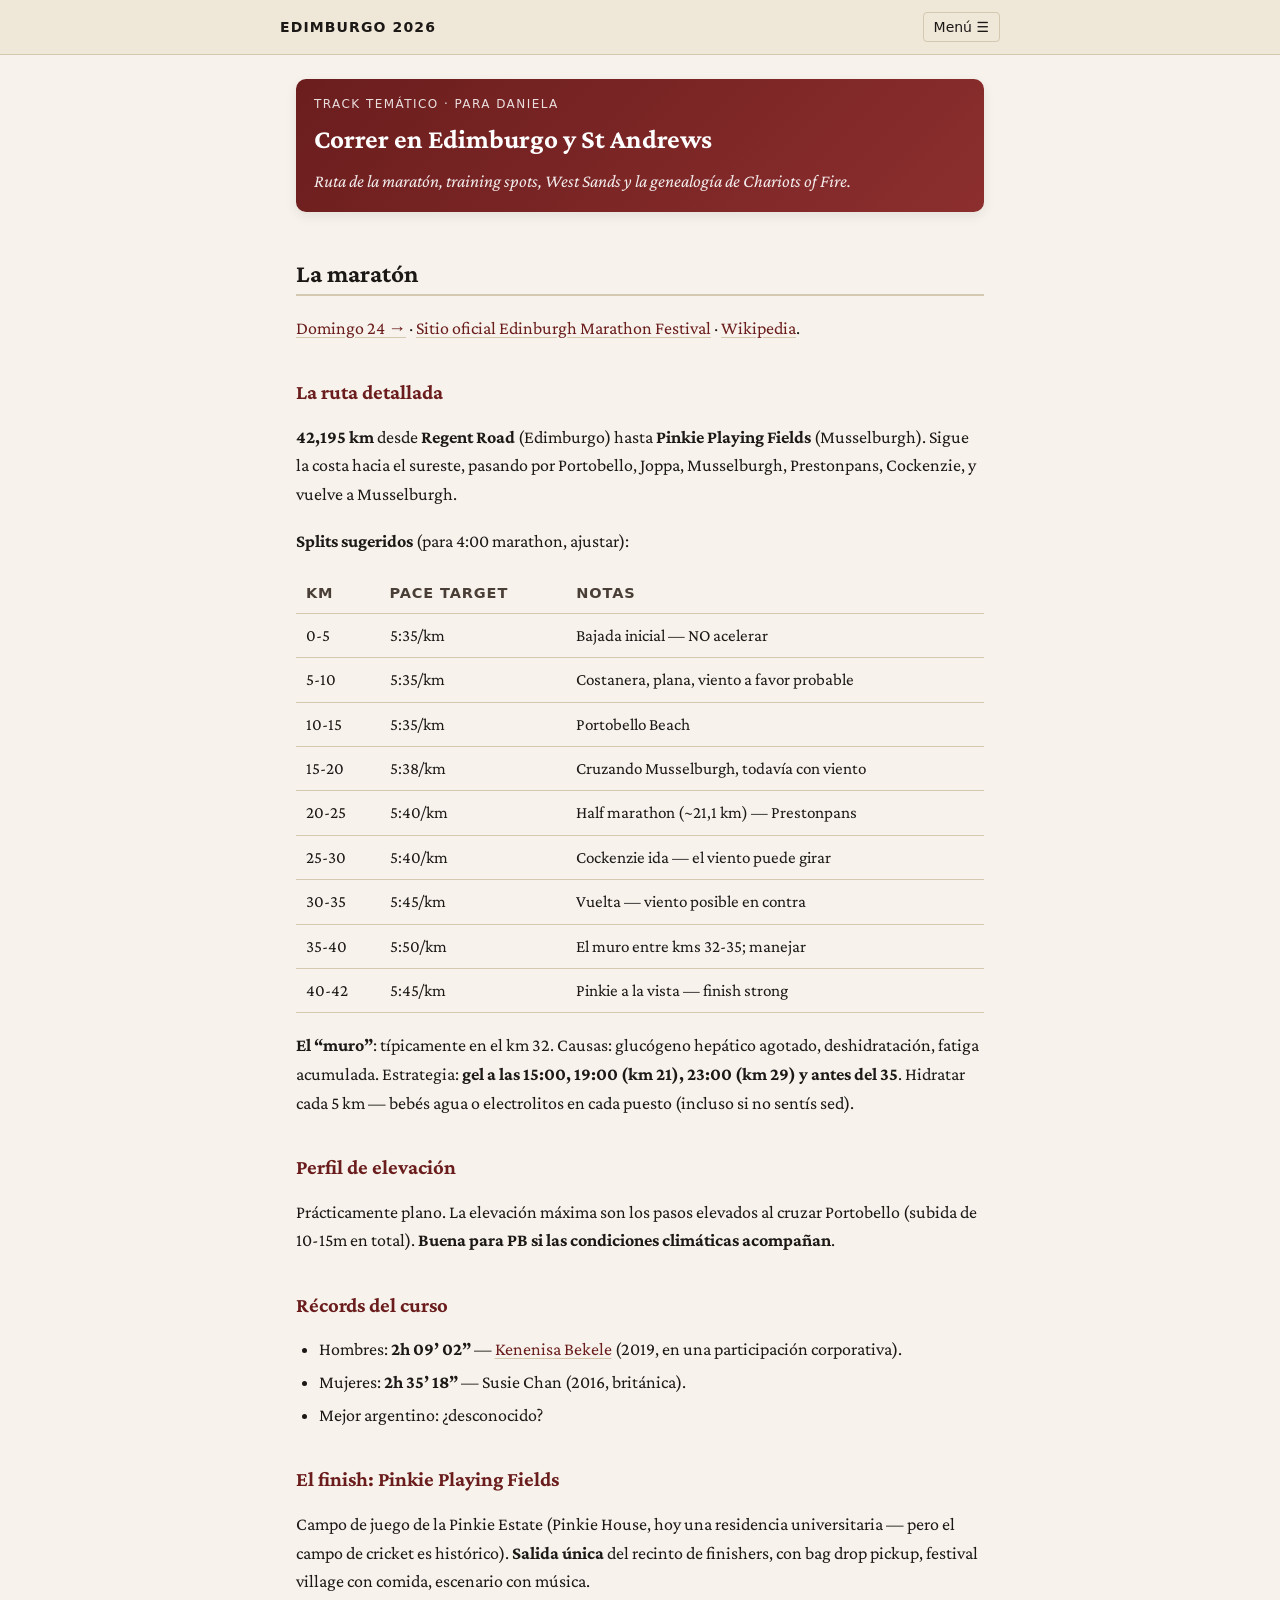
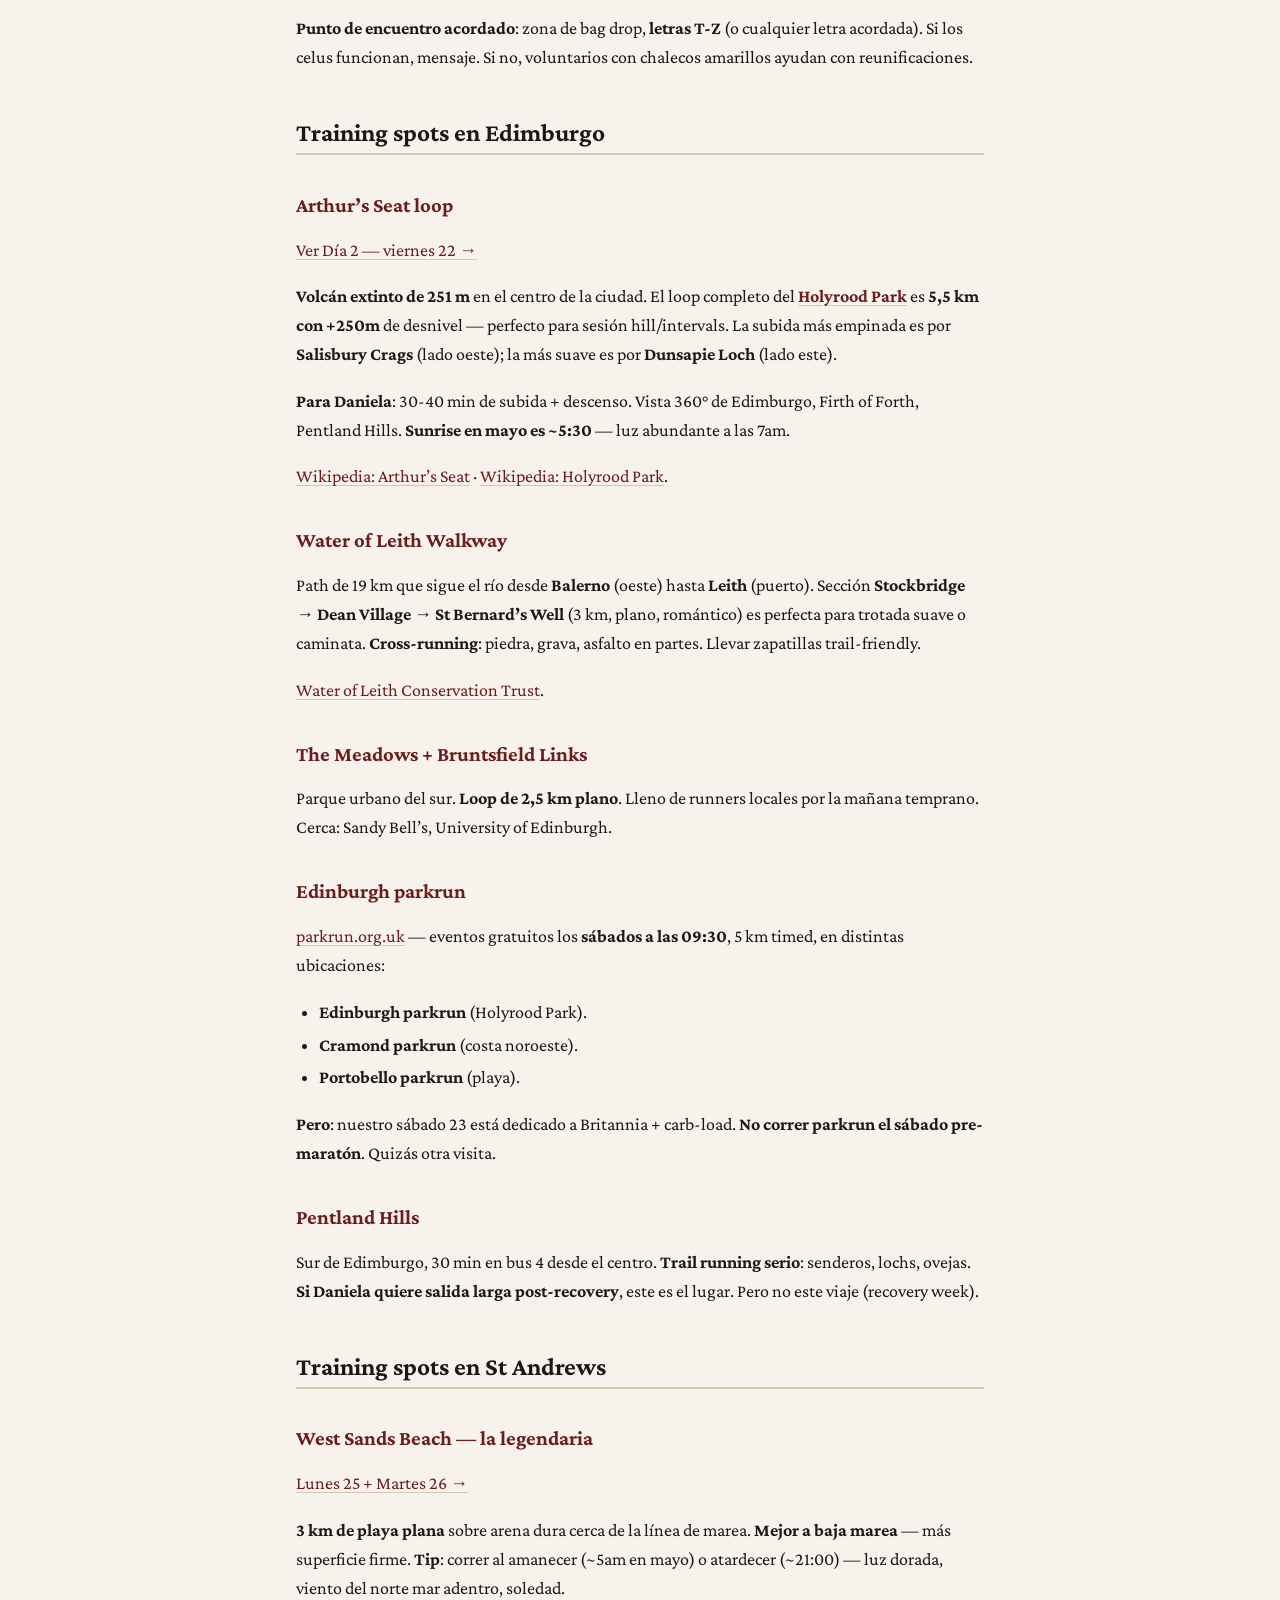
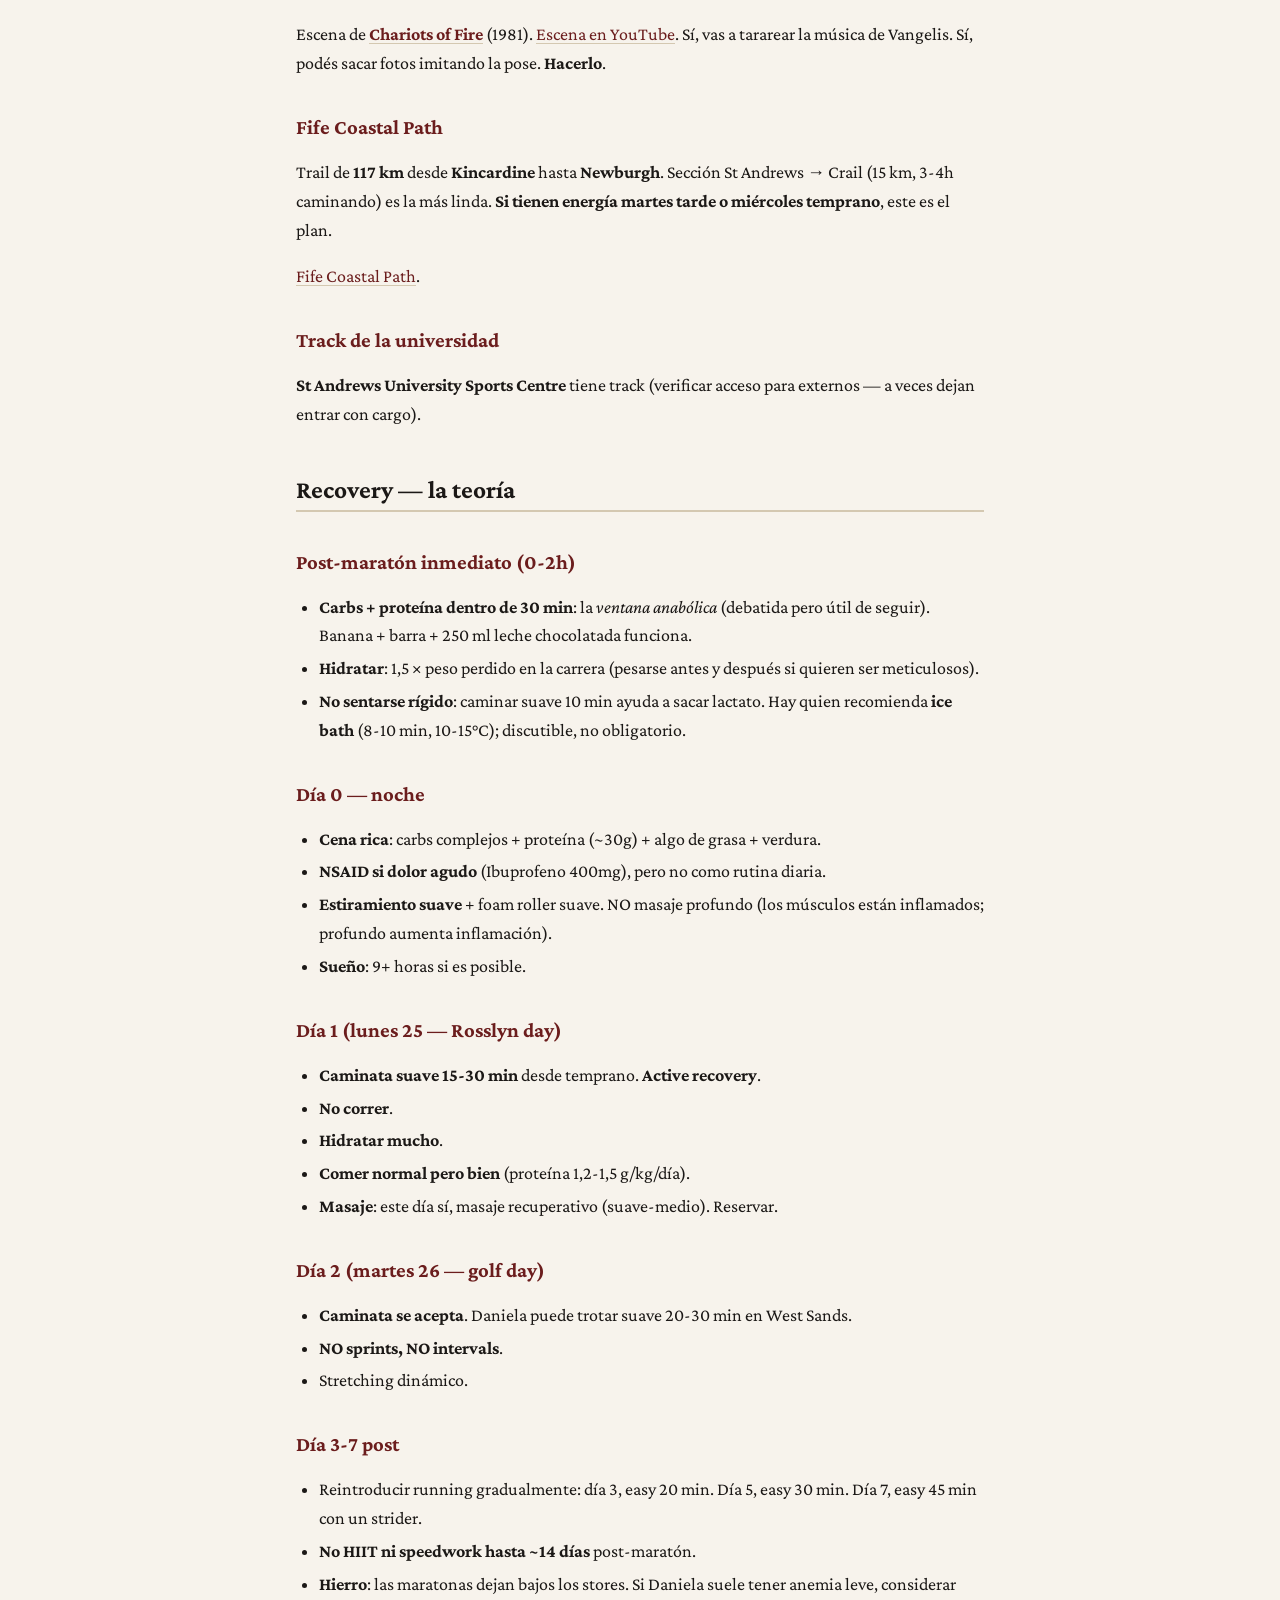
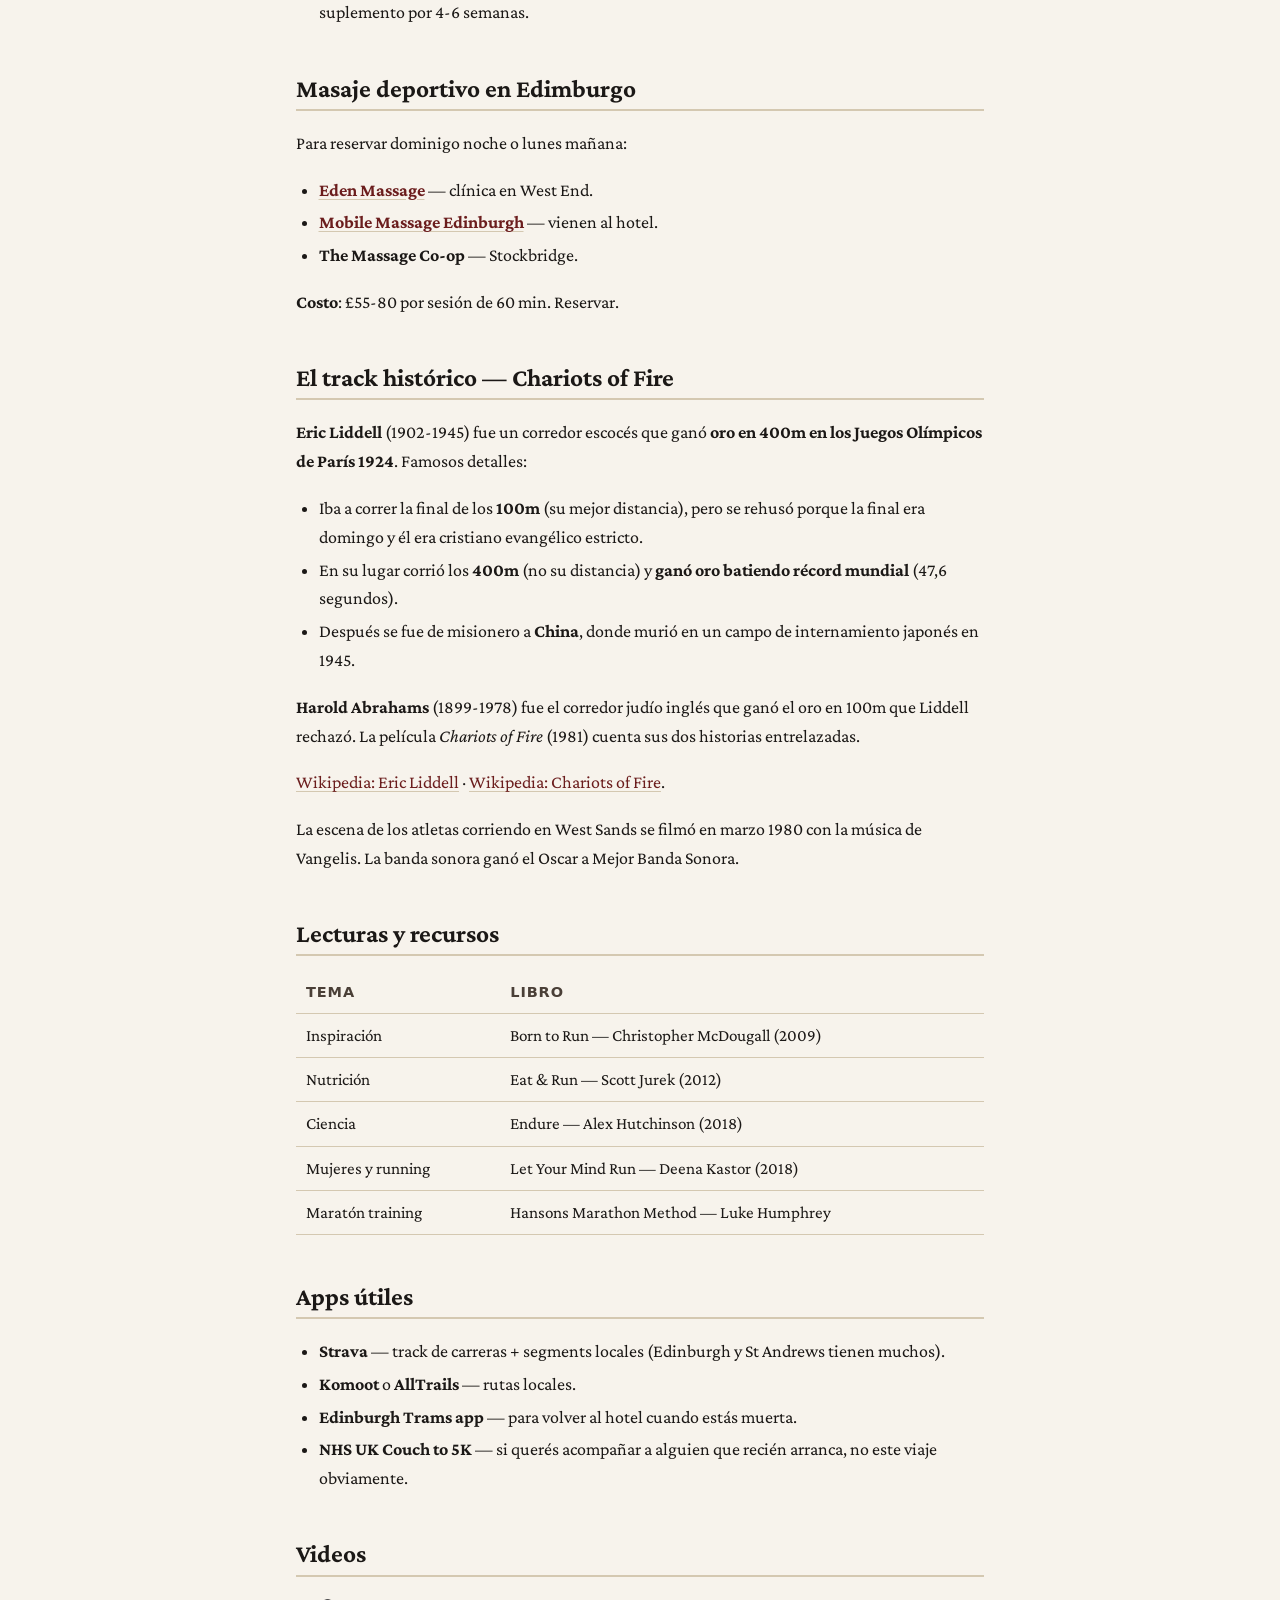
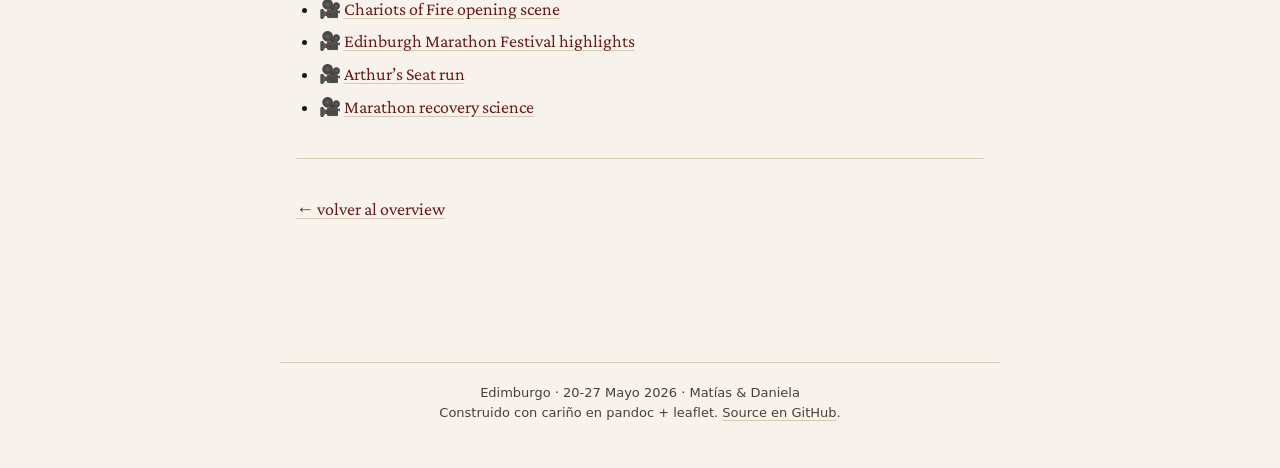
<file: track-correr.html>
<!DOCTYPE html>
<html lang="es">
<head>
  <meta charset="UTF-8">
  <meta name="viewport" content="width=device-width, initial-scale=1">
  <meta name="theme-color" content="#6b1d1d">
  <title>Para Daniela — correr · Edimburgo 2026</title>
  <meta name="description" content="Edinburgh Marathon ruta y
estrategia, training spots, recovery, West Sands.">
  <link rel="preconnect" href="https://fonts.googleapis.com">
  <link rel="preconnect" href="https://fonts.gstatic.com" crossorigin>
  <link href="https://fonts.googleapis.com/css2?family=Crimson+Pro:ital,wght@0,400;0,600;0,700;1,400&display=swap" rel="stylesheet">
  <link rel="stylesheet" href="assets/css/style.css">
  </head>
<body>
<header class="site">
  <div class="wrap">
    <a class="brand" href="index.html">Edimburgo 2026</a>
    <nav class="site">
      <button id="menu-btn" aria-label="Menú" aria-expanded="false">Menú ☰</button>
      <div class="menu" id="menu">
        <div class="group">Días</div>
        <a href="dia-01-jueves-llegada.html">Jue 21 · Llegada</a>
        <a href="dia-02-viernes-old-town.html">Vie 22 · Old Town</a>
        <a href="dia-03-sabado-britannia.html">Sáb 23 · Britannia</a>
        <a href="dia-04-domingo-maraton.html">Dom 24 · Maratón</a>
        <a href="dia-05-lunes-rosslyn-st-andrews.html">Lun 25 · Rosslyn → St Andrews</a>
        <a href="dia-06-martes-golf.html">Mar 26 · Golf</a>
        <a href="dia-07-miercoles-vuelta.html">Mié 27 · Vuelta</a>
        <div class="group">Tracks</div>
        <a href="track-esoterico.html">Esotérico</a>
        <a href="track-ciencia-ia.html">Ciencia &amp; IA</a>
        <a href="track-pubs-whisky.html">Pubs &amp; Whisky</a>
        <a href="track-correr.html">Para Daniela (correr)</a>
        <a href="track-ortodoncia.html">Para Daniela (ortodoncia)</a>
        <a href="track-romantico.html">Romántico</a>
        <div class="group">Recursos</div>
        <a href="ebook/edimburgo-2026.epub" download>📘 Descargar ePub</a>
        <a href="index.html#mapa">🗺️ Mapa general</a>
      </div>
    </nav>
  </div>
</header>
<main>
<div class="day-banner">
<div class="date">
Track temático · Para Daniela
</div>
<div class="title">
Correr en Edimburgo y St Andrews
</div>
<div class="sub">
Ruta de la maratón, training spots, West Sands y la genealogía de
Chariots of Fire.
</div>
</div>
<h2 id="la-maratón">La maratón</h2>
<p><a href="dia-04-domingo-maraton.html">Domingo 24 →</a> · <a
href="https://edinburghmarathon.com/">Sitio oficial Edinburgh Marathon
Festival</a> · <a
href="https://en.wikipedia.org/wiki/Edinburgh_Marathon">Wikipedia</a>.</p>
<h3 id="la-ruta-detallada">La ruta detallada</h3>
<p><strong>42,195 km</strong> desde <strong>Regent Road</strong>
(Edimburgo) hasta <strong>Pinkie Playing Fields</strong> (Musselburgh).
Sigue la costa hacia el sureste, pasando por Portobello, Joppa,
Musselburgh, Prestonpans, Cockenzie, y vuelve a Musselburgh.</p>
<p><strong>Splits sugeridos</strong> (para 4:00 marathon, ajustar):</p>
<table>
<thead>
<tr>
<th>KM</th>
<th>Pace target</th>
<th>Notas</th>
</tr>
</thead>
<tbody>
<tr>
<td>0-5</td>
<td>5:35/km</td>
<td>Bajada inicial — NO acelerar</td>
</tr>
<tr>
<td>5-10</td>
<td>5:35/km</td>
<td>Costanera, plana, viento a favor probable</td>
</tr>
<tr>
<td>10-15</td>
<td>5:35/km</td>
<td>Portobello Beach</td>
</tr>
<tr>
<td>15-20</td>
<td>5:38/km</td>
<td>Cruzando Musselburgh, todavía con viento</td>
</tr>
<tr>
<td>20-25</td>
<td>5:40/km</td>
<td>Half marathon (~21,1 km) — Prestonpans</td>
</tr>
<tr>
<td>25-30</td>
<td>5:40/km</td>
<td>Cockenzie ida — el viento puede girar</td>
</tr>
<tr>
<td>30-35</td>
<td>5:45/km</td>
<td>Vuelta — viento posible en contra</td>
</tr>
<tr>
<td>35-40</td>
<td>5:50/km</td>
<td>El muro entre kms 32-35; manejar</td>
</tr>
<tr>
<td>40-42</td>
<td>5:45/km</td>
<td>Pinkie a la vista — finish strong</td>
</tr>
</tbody>
</table>
<p><strong>El “muro”</strong>: típicamente en el km 32. Causas:
glucógeno hepático agotado, deshidratación, fatiga acumulada.
Estrategia: <strong>gel a las 15:00, 19:00 (km 21), 23:00 (km 29) y
antes del 35</strong>. Hidratar cada 5 km — bebés agua o electrolitos en
cada puesto (incluso si no sentís sed).</p>
<h3 id="perfil-de-elevación">Perfil de elevación</h3>
<p>Prácticamente plano. La elevación máxima son los pasos elevados al
cruzar Portobello (subida de 10-15m en total). <strong>Buena para PB si
las condiciones climáticas acompañan</strong>.</p>
<h3 id="récords-del-curso">Récords del curso</h3>
<ul>
<li>Hombres: <strong>2h 09’ 02”</strong> — <a
href="https://es.wikipedia.org/wiki/Kenenisa_Bekele">Kenenisa Bekele</a>
(2019, en una participación corporativa).</li>
<li>Mujeres: <strong>2h 35’ 18”</strong> — Susie Chan (2016,
británica).</li>
<li>Mejor argentino: ¿desconocido?</li>
</ul>
<h3 id="el-finish-pinkie-playing-fields">El finish: Pinkie Playing
Fields</h3>
<p>Campo de juego de la Pinkie Estate (Pinkie House, hoy una residencia
universitaria — pero el campo de cricket es histórico). <strong>Salida
única</strong> del recinto de finishers, con bag drop pickup, festival
village con comida, escenario con música.</p>
<p><strong>Punto de encuentro acordado</strong>: zona de bag drop,
<strong>letras T-Z</strong> (o cualquier letra acordada). Si los celus
funcionan, mensaje. Si no, voluntarios con chalecos amarillos ayudan con
reunificaciones.</p>
<h2 id="training-spots-en-edimburgo">Training spots en Edimburgo</h2>
<h3 id="arthurs-seat-loop">Arthur’s Seat loop</h3>
<p><a href="dia-02-viernes-old-town.html">Ver Día 2 — viernes 22
→</a></p>
<p><strong>Volcán extinto de 251 m</strong> en el centro de la ciudad.
El loop completo del <strong><a
href="https://es.wikipedia.org/wiki/Holyrood_Park">Holyrood
Park</a></strong> es <strong>5,5 km con +250m</strong> de desnivel —
perfecto para sesión hill/intervals. La subida más empinada es por
<strong>Salisbury Crags</strong> (lado oeste); la más suave es por
<strong>Dunsapie Loch</strong> (lado este).</p>
<p><strong>Para Daniela</strong>: 30-40 min de subida + descenso. Vista
360° de Edimburgo, Firth of Forth, Pentland Hills. <strong>Sunrise en
mayo es ~5:30</strong> — luz abundante a las 7am.</p>
<p><a href="https://en.wikipedia.org/wiki/Arthur%27s_Seat">Wikipedia:
Arthur’s Seat</a> · <a
href="https://en.wikipedia.org/wiki/Holyrood_Park">Wikipedia: Holyrood
Park</a>.</p>
<h3 id="water-of-leith-walkway">Water of Leith Walkway</h3>
<p>Path de 19 km que sigue el río desde <strong>Balerno</strong> (oeste)
hasta <strong>Leith</strong> (puerto). Sección <strong>Stockbridge →
Dean Village → St Bernard’s Well</strong> (3 km, plano, romántico) es
perfecta para trotada suave o caminata. <strong>Cross-running</strong>:
piedra, grava, asfalto en partes. Llevar zapatillas trail-friendly.</p>
<p><a href="https://www.waterofleith.org.uk/">Water of Leith
Conservation Trust</a>.</p>
<h3 id="the-meadows-bruntsfield-links">The Meadows + Bruntsfield
Links</h3>
<p>Parque urbano del sur. <strong>Loop de 2,5 km plano</strong>. Lleno
de runners locales por la mañana temprano. Cerca: Sandy Bell’s,
University of Edinburgh.</p>
<h3 id="edinburgh-parkrun">Edinburgh parkrun</h3>
<p><a href="https://www.parkrun.org.uk/">parkrun.org.uk</a> — eventos
gratuitos los <strong>sábados a las 09:30</strong>, 5 km timed, en
distintas ubicaciones:</p>
<ul>
<li><strong>Edinburgh parkrun</strong> (Holyrood Park).</li>
<li><strong>Cramond parkrun</strong> (costa noroeste).</li>
<li><strong>Portobello parkrun</strong> (playa).</li>
</ul>
<p><strong>Pero</strong>: nuestro sábado 23 está dedicado a Britannia +
carb-load. <strong>No correr parkrun el sábado pre-maratón</strong>.
Quizás otra visita.</p>
<h3 id="pentland-hills">Pentland Hills</h3>
<p>Sur de Edimburgo, 30 min en bus 4 desde el centro. <strong>Trail
running serio</strong>: senderos, lochs, ovejas. <strong>Si Daniela
quiere salida larga post-recovery</strong>, este es el lugar. Pero no
este viaje (recovery week).</p>
<h2 id="training-spots-en-st-andrews">Training spots en St Andrews</h2>
<h3 id="west-sands-beach-la-legendaria">West Sands Beach — la
legendaria</h3>
<p><a href="dia-05-lunes-rosslyn-st-andrews.html">Lunes 25 + Martes 26
→</a></p>
<p><strong>3 km de playa plana</strong> sobre arena dura cerca de la
línea de marea. <strong>Mejor a baja marea</strong> — más superficie
firme. <strong>Tip</strong>: correr al amanecer (~5am en mayo) o
atardecer (~21:00) — luz dorada, viento del norte mar adentro,
soledad.</p>
<p>Escena de <strong><a
href="https://es.wikipedia.org/wiki/Chariots_of_Fire">Chariots of
Fire</a></strong> (1981). <a
href="https://www.youtube.com/watch?v=CSav51fVlKU">Escena en
YouTube</a>. Sí, vas a tararear la música de Vangelis. Sí, podés sacar
fotos imitando la pose. <strong>Hacerlo</strong>.</p>
<h3 id="fife-coastal-path">Fife Coastal Path</h3>
<p>Trail de <strong>117 km</strong> desde <strong>Kincardine</strong>
hasta <strong>Newburgh</strong>. Sección St Andrews → Crail (15 km, 3-4h
caminando) es la más linda. <strong>Si tienen energía martes tarde o
miércoles temprano</strong>, este es el plan.</p>
<p><a href="https://www.fifecoastalpath.co.uk/">Fife Coastal
Path</a>.</p>
<h3 id="track-de-la-universidad">Track de la universidad</h3>
<p><strong>St Andrews University Sports Centre</strong> tiene track
(verificar acceso para externos — a veces dejan entrar con cargo).</p>
<h2 id="recovery-la-teoría">Recovery — la teoría</h2>
<h3 id="post-maratón-inmediato-0-2h">Post-maratón inmediato (0-2h)</h3>
<ul>
<li><strong>Carbs + proteína dentro de 30 min</strong>: la <em>ventana
anabólica</em> (debatida pero útil de seguir). Banana + barra + 250 ml
leche chocolatada funciona.</li>
<li><strong>Hidratar</strong>: 1,5 × peso perdido en la carrera (pesarse
antes y después si quieren ser meticulosos).</li>
<li><strong>No sentarse rígido</strong>: caminar suave 10 min ayuda a
sacar lactato. Hay quien recomienda <strong>ice bath</strong> (8-10 min,
10-15°C); discutible, no obligatorio.</li>
</ul>
<h3 id="día-0-noche">Día 0 — noche</h3>
<ul>
<li><strong>Cena rica</strong>: carbs complejos + proteína (~30g) + algo
de grasa + verdura.</li>
<li><strong>NSAID si dolor agudo</strong> (Ibuprofeno 400mg), pero no
como rutina diaria.</li>
<li><strong>Estiramiento suave</strong> + foam roller suave. NO masaje
profundo (los músculos están inflamados; profundo aumenta
inflamación).</li>
<li><strong>Sueño</strong>: 9+ horas si es posible.</li>
</ul>
<h3 id="día-1-lunes-25-rosslyn-day">Día 1 (lunes 25 — Rosslyn day)</h3>
<ul>
<li><strong>Caminata suave 15-30 min</strong> desde temprano.
<strong>Active recovery</strong>.</li>
<li><strong>No correr</strong>.</li>
<li><strong>Hidratar mucho</strong>.</li>
<li><strong>Comer normal pero bien</strong> (proteína 1,2-1,5
g/kg/día).</li>
<li><strong>Masaje</strong>: este día sí, masaje recuperativo
(suave-medio). Reservar.</li>
</ul>
<h3 id="día-2-martes-26-golf-day">Día 2 (martes 26 — golf day)</h3>
<ul>
<li><strong>Caminata se acepta</strong>. Daniela puede trotar suave
20-30 min en West Sands.</li>
<li><strong>NO sprints, NO intervals</strong>.</li>
<li>Stretching dinámico.</li>
</ul>
<h3 id="día-3-7-post">Día 3-7 post</h3>
<ul>
<li>Reintroducir running gradualmente: día 3, easy 20 min. Día 5, easy
30 min. Día 7, easy 45 min con un strider.</li>
<li><strong>No HIIT ni speedwork hasta ~14 días</strong>
post-maratón.</li>
<li><strong>Hierro</strong>: las maratonas dejan bajos los stores. Si
Daniela suele tener anemia leve, considerar suplemento por 4-6
semanas.</li>
</ul>
<h2 id="masaje-deportivo-en-edimburgo">Masaje deportivo en
Edimburgo</h2>
<p>Para reservar dominigo noche o lunes mañana:</p>
<ul>
<li><strong><a href="https://www.edenmassage.co.uk/">Eden
Massage</a></strong> — clínica en West End.</li>
<li><strong><a href="https://mobilemassageedinburgh.com/">Mobile Massage
Edinburgh</a></strong> — vienen al hotel.</li>
<li><strong>The Massage Co-op</strong> — Stockbridge.</li>
</ul>
<p><strong>Costo</strong>: £55-80 por sesión de 60 min. Reservar.</p>
<h2 id="el-track-histórico-chariots-of-fire">El track histórico —
Chariots of Fire</h2>
<p><strong>Eric Liddell</strong> (1902-1945) fue un corredor escocés que
ganó <strong>oro en 400m en los Juegos Olímpicos de París 1924</strong>.
Famosos detalles:</p>
<ul>
<li>Iba a correr la final de los <strong>100m</strong> (su mejor
distancia), pero se rehusó porque la final era domingo y él era
cristiano evangélico estricto.</li>
<li>En su lugar corrió los <strong>400m</strong> (no su distancia) y
<strong>ganó oro batiendo récord mundial</strong> (47,6 segundos).</li>
<li>Después se fue de misionero a <strong>China</strong>, donde murió en
un campo de internamiento japonés en 1945.</li>
</ul>
<p><strong>Harold Abrahams</strong> (1899-1978) fue el corredor judío
inglés que ganó el oro en 100m que Liddell rechazó. La película
<em>Chariots of Fire</em> (1981) cuenta sus dos historias
entrelazadas.</p>
<p><a href="https://es.wikipedia.org/wiki/Eric_Liddell">Wikipedia: Eric
Liddell</a> · <a
href="https://es.wikipedia.org/wiki/Chariots_of_Fire">Wikipedia:
Chariots of Fire</a>.</p>
<p>La escena de los atletas corriendo en West Sands se filmó en marzo
1980 con la música de Vangelis. La banda sonora ganó el Oscar a Mejor
Banda Sonora.</p>
<h2 id="lecturas-y-recursos">Lecturas y recursos</h2>
<table>
<thead>
<tr>
<th>Tema</th>
<th>Libro</th>
</tr>
</thead>
<tbody>
<tr>
<td>Inspiración</td>
<td>Born to Run — Christopher McDougall (2009)</td>
</tr>
<tr>
<td>Nutrición</td>
<td>Eat &amp; Run — Scott Jurek (2012)</td>
</tr>
<tr>
<td>Ciencia</td>
<td>Endure — Alex Hutchinson (2018)</td>
</tr>
<tr>
<td>Mujeres y running</td>
<td>Let Your Mind Run — Deena Kastor (2018)</td>
</tr>
<tr>
<td>Maratón training</td>
<td>Hansons Marathon Method — Luke Humphrey</td>
</tr>
</tbody>
</table>
<h2 id="apps-útiles">Apps útiles</h2>
<ul>
<li><strong>Strava</strong> — track de carreras + segments locales
(Edinburgh y St Andrews tienen muchos).</li>
<li><strong>Komoot</strong> o <strong>AllTrails</strong> — rutas
locales.</li>
<li><strong>Edinburgh Trams app</strong> — para volver al hotel cuando
estás muerta.</li>
<li><strong>NHS UK Couch to 5K</strong> — si querés acompañar a alguien
que recién arranca, no este viaje obviamente.</li>
</ul>
<h2 id="videos">Videos</h2>
<ul>
<li>🎥 <a href="https://www.youtube.com/watch?v=CSav51fVlKU">Chariots of
Fire opening scene</a></li>
<li>🎥 <a
href="https://www.youtube.com/results?search_query=edinburgh+marathon+festival+highlights">Edinburgh
Marathon Festival highlights</a></li>
<li>🎥 <a
href="https://www.youtube.com/results?search_query=arthurs+seat+run+edinburgh">Arthur’s
Seat run</a></li>
<li>🎥 <a
href="https://www.youtube.com/results?search_query=marathon+recovery+protocol">Marathon
recovery science</a></li>
</ul>
<hr />
<p><a href="index.html">← volver al overview</a></p>
</main>
<footer class="site">
  Edimburgo · 20-27 Mayo 2026 · Matías &amp; Daniela<br>
  Construido con cariño en pandoc + leaflet. <a href="https://github.com/mpodeley/edimburgo-2026">Source en GitHub</a>.
</footer>
<script>
  document.getElementById('menu-btn').addEventListener('click', function() {
    var menu = document.getElementById('menu');
    var open = menu.classList.toggle('open');
    this.setAttribute('aria-expanded', open);
  });
</script>
</body>
</html>
</file>
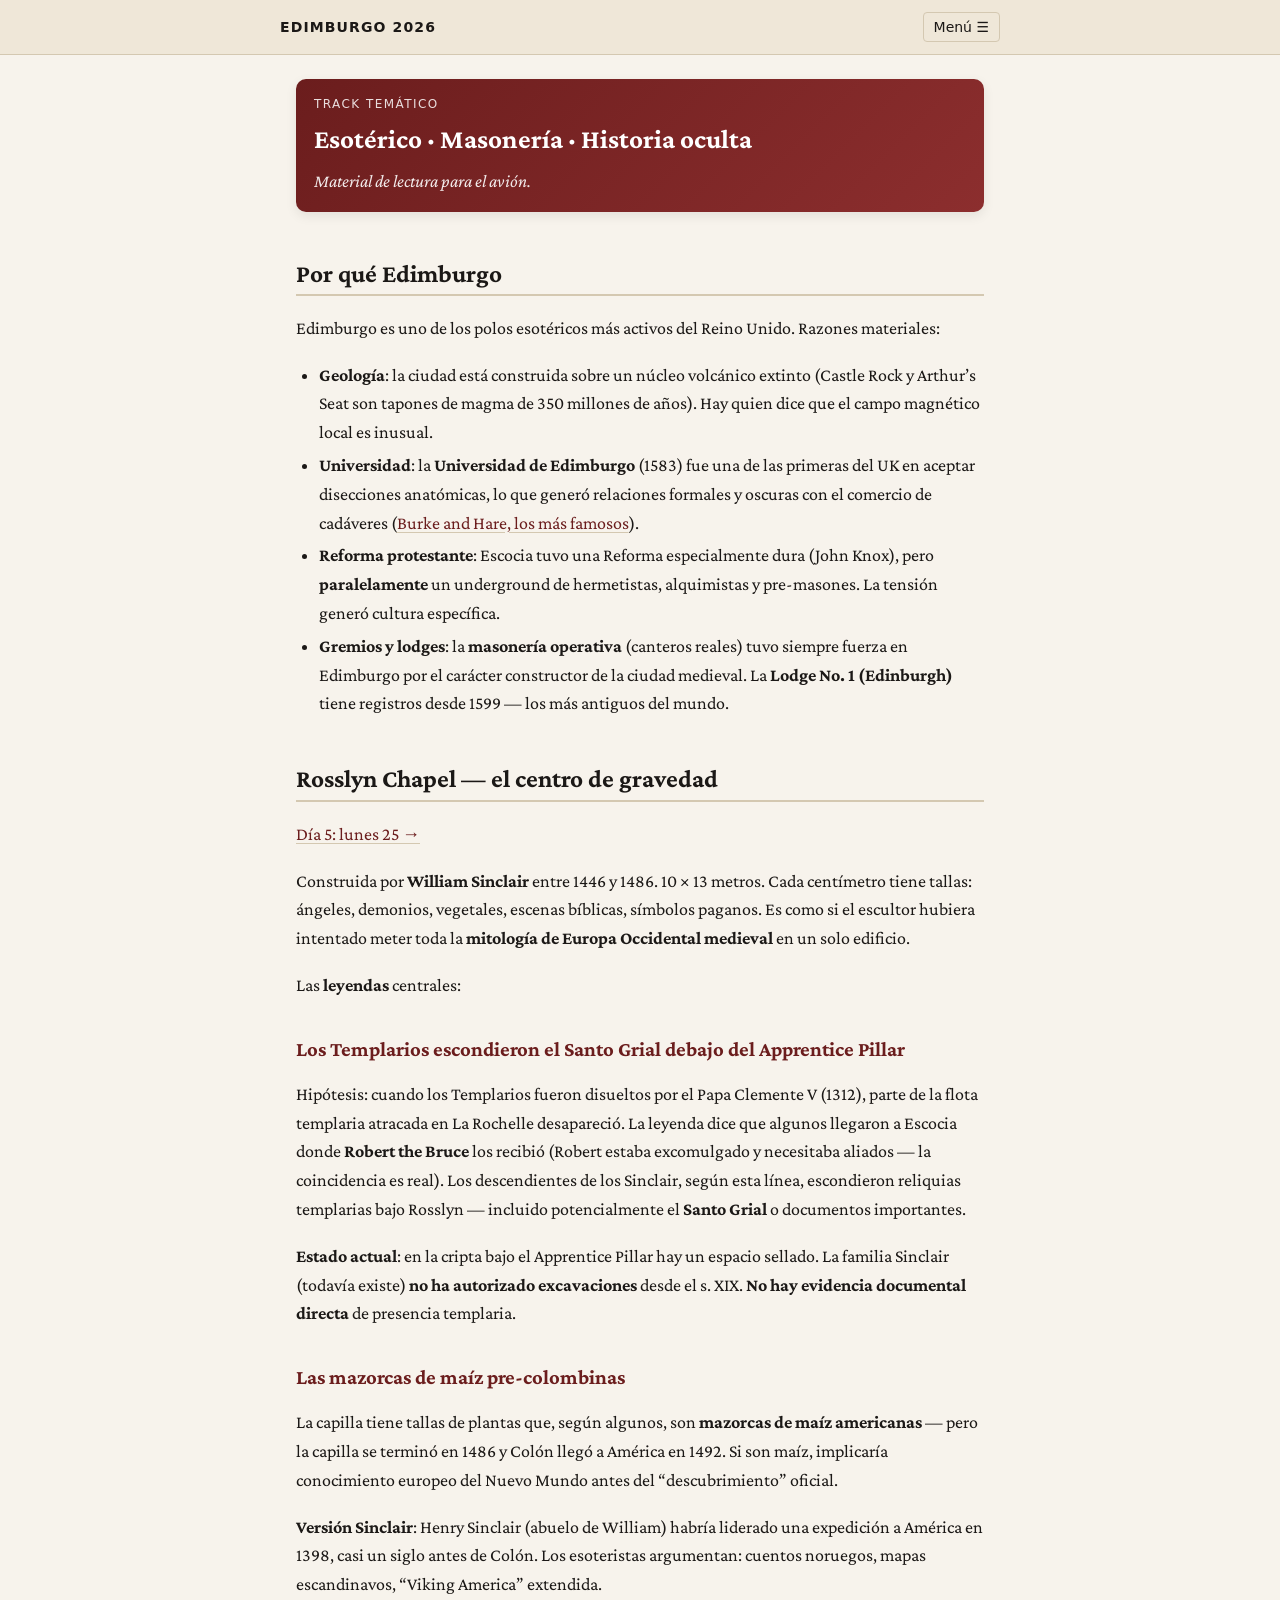
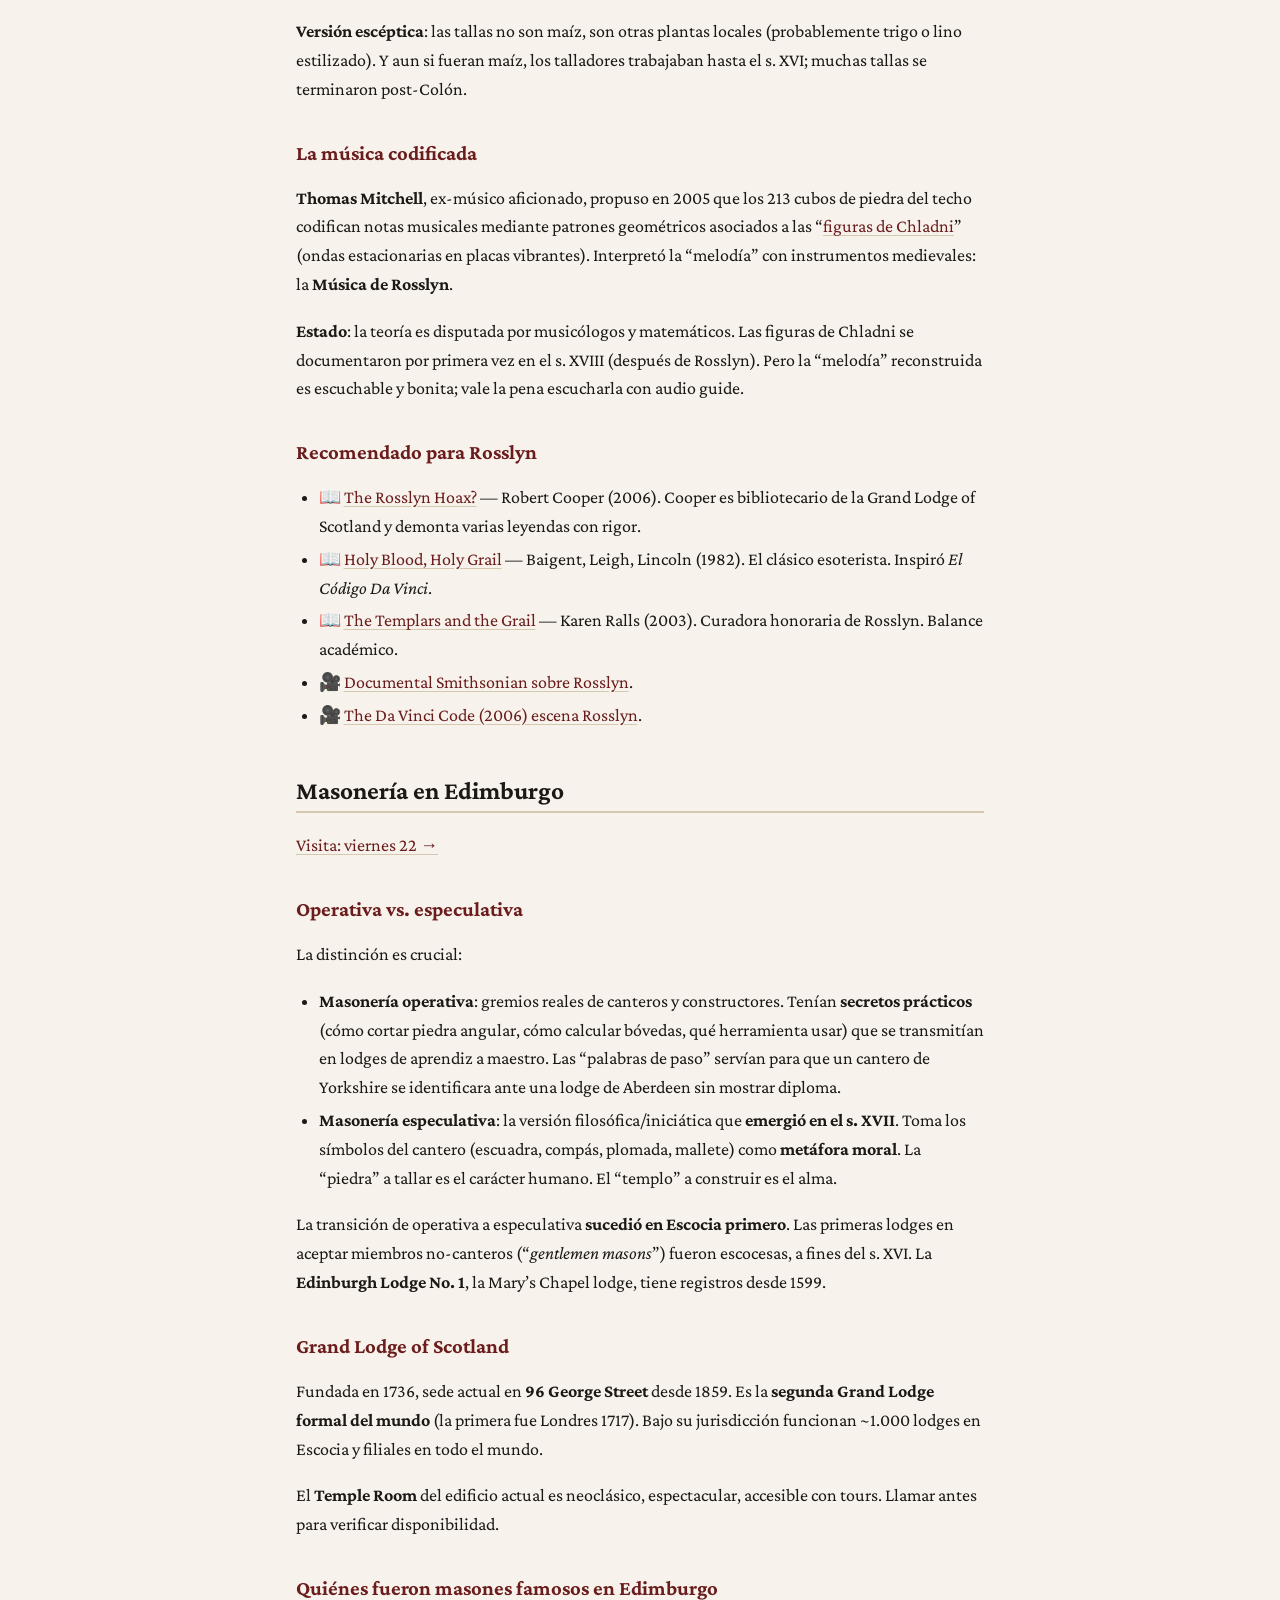
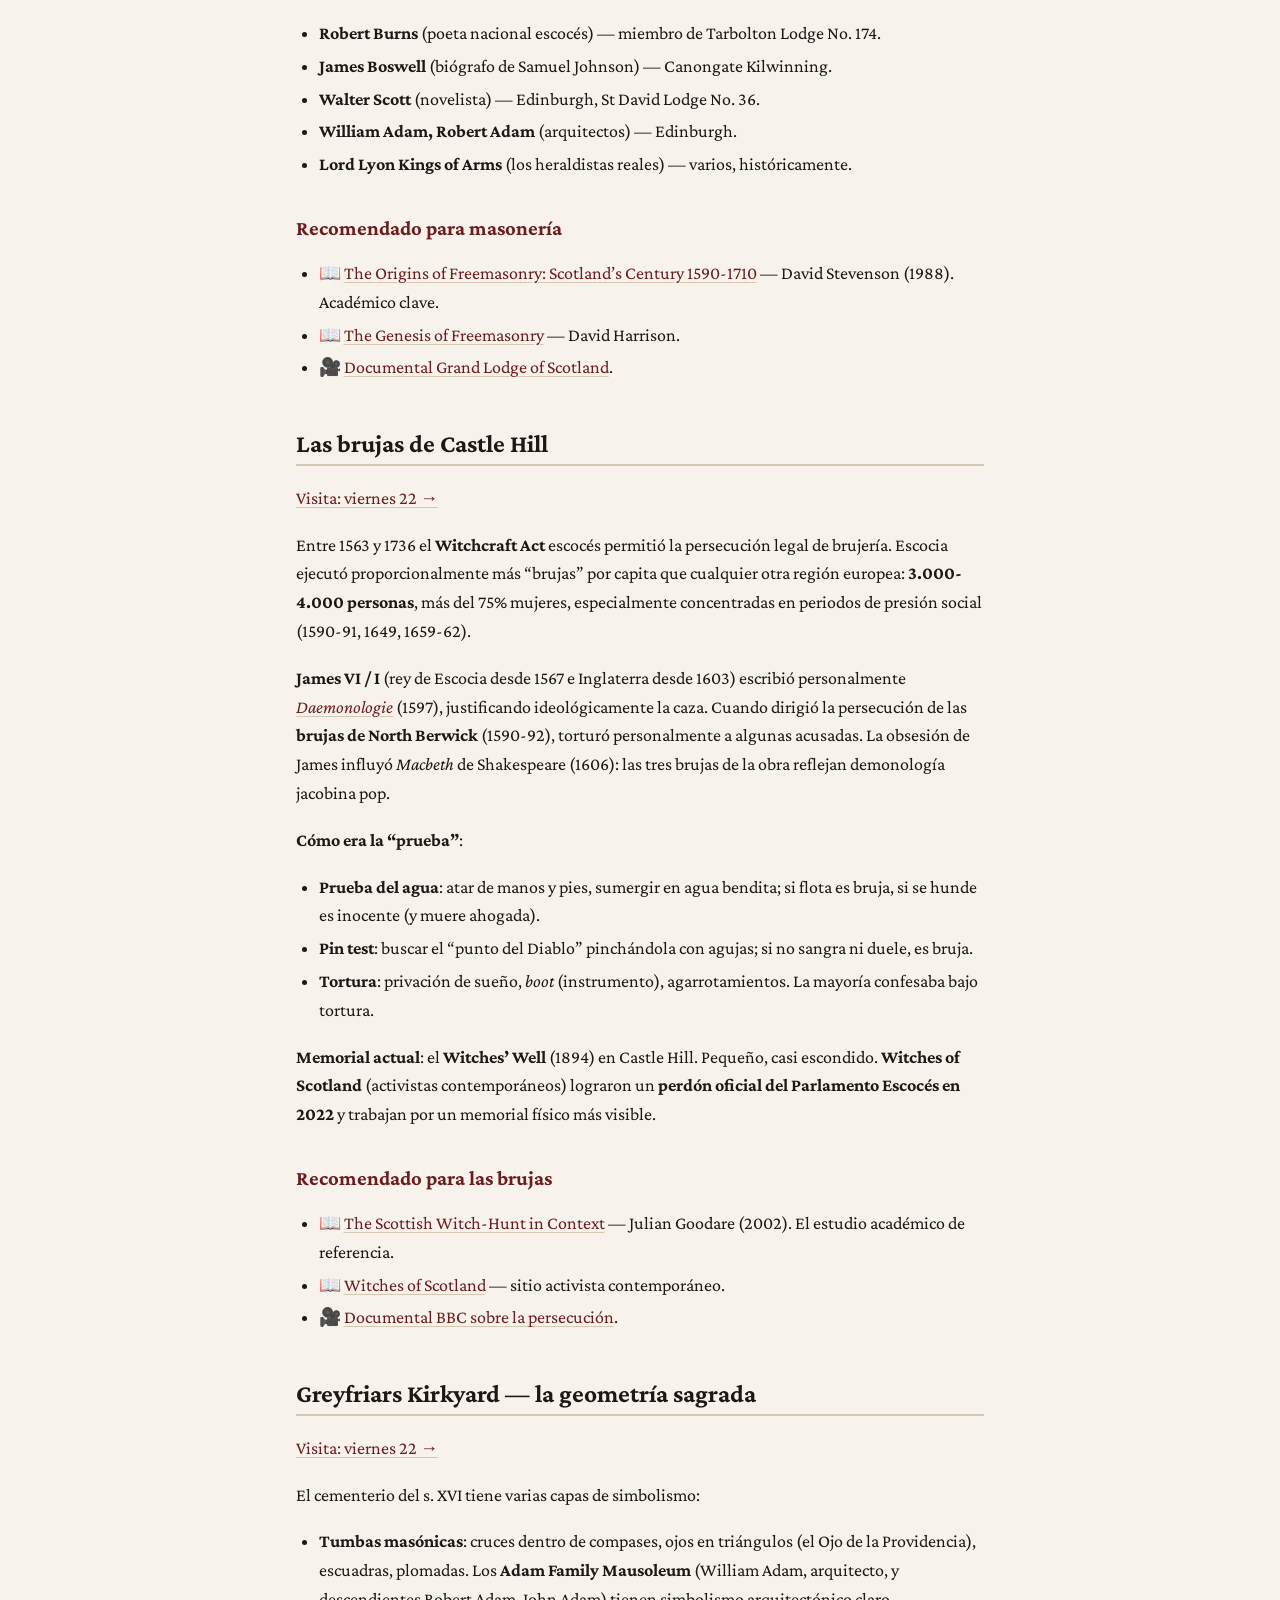
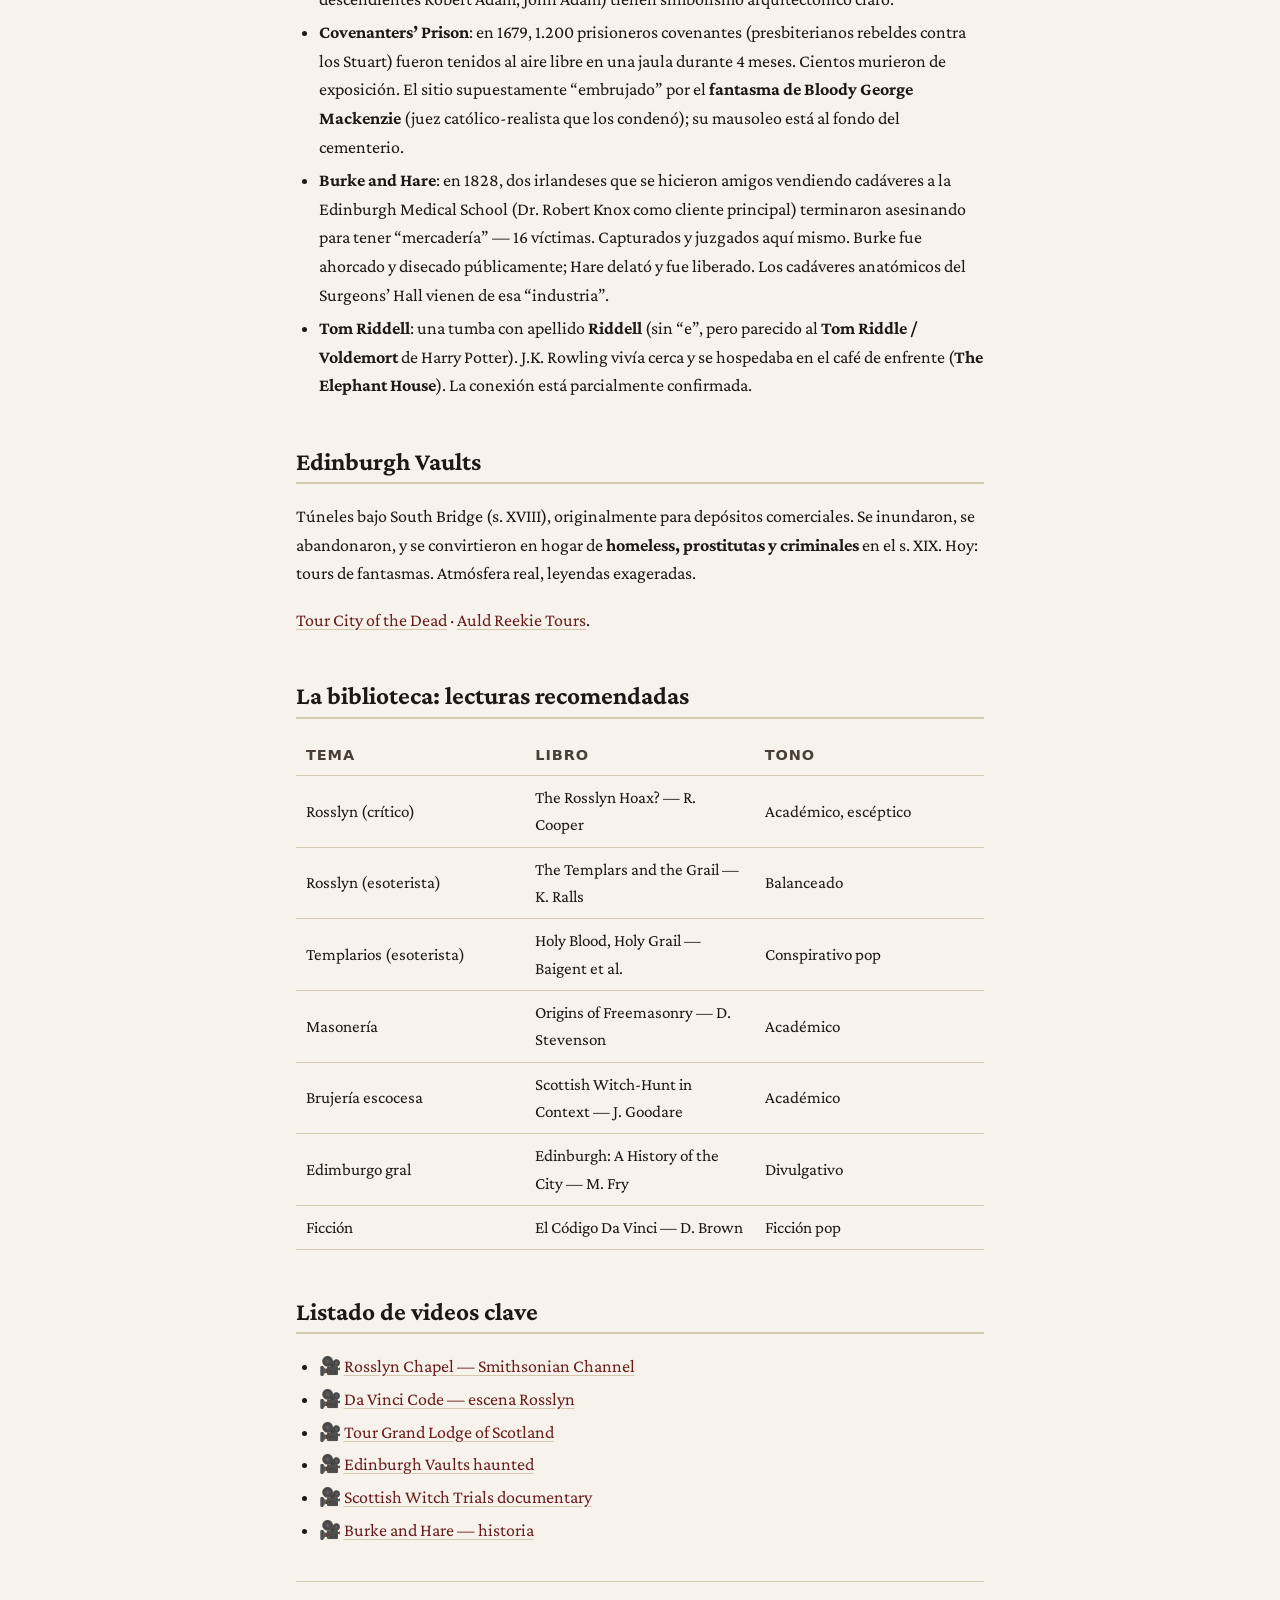
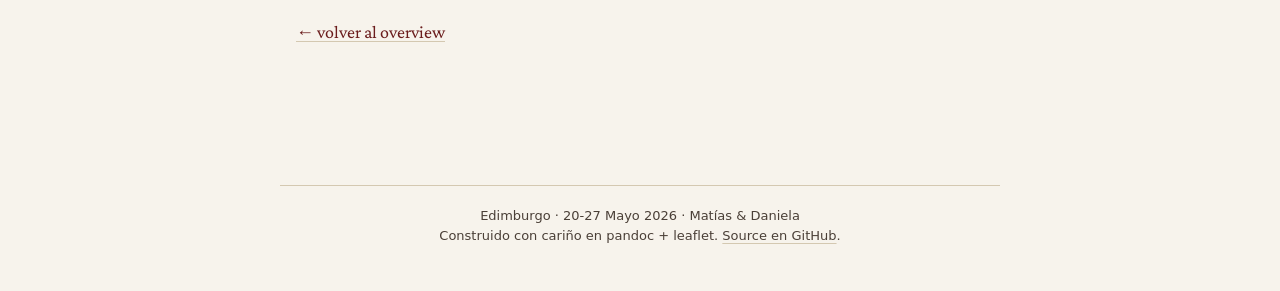
<file: track-esoterico.html>
<!DOCTYPE html>
<html lang="es">
<head>
  <meta charset="UTF-8">
  <meta name="viewport" content="width=device-width, initial-scale=1">
  <meta name="theme-color" content="#6b1d1d">
  <title>Esotérico, masonería, historia oculta · Edimburgo 2026</title>
  <meta name="description" content="Capítulo transversal — Rosslyn, los
Templarios, las brujas, las tumbas masónicas, los Vaults.">
  <link rel="preconnect" href="https://fonts.googleapis.com">
  <link rel="preconnect" href="https://fonts.gstatic.com" crossorigin>
  <link href="https://fonts.googleapis.com/css2?family=Crimson+Pro:ital,wght@0,400;0,600;0,700;1,400&display=swap" rel="stylesheet">
  <link rel="stylesheet" href="assets/css/style.css">
  </head>
<body>
<header class="site">
  <div class="wrap">
    <a class="brand" href="index.html">Edimburgo 2026</a>
    <nav class="site">
      <button id="menu-btn" aria-label="Menú" aria-expanded="false">Menú ☰</button>
      <div class="menu" id="menu">
        <div class="group">Días</div>
        <a href="dia-01-jueves-llegada.html">Jue 21 · Llegada</a>
        <a href="dia-02-viernes-old-town.html">Vie 22 · Old Town</a>
        <a href="dia-03-sabado-britannia.html">Sáb 23 · Britannia</a>
        <a href="dia-04-domingo-maraton.html">Dom 24 · Maratón</a>
        <a href="dia-05-lunes-rosslyn-st-andrews.html">Lun 25 · Rosslyn → St Andrews</a>
        <a href="dia-06-martes-golf.html">Mar 26 · Golf</a>
        <a href="dia-07-miercoles-vuelta.html">Mié 27 · Vuelta</a>
        <div class="group">Tracks</div>
        <a href="track-esoterico.html">Esotérico</a>
        <a href="track-ciencia-ia.html">Ciencia &amp; IA</a>
        <a href="track-pubs-whisky.html">Pubs &amp; Whisky</a>
        <a href="track-correr.html">Para Daniela (correr)</a>
        <a href="track-ortodoncia.html">Para Daniela (ortodoncia)</a>
        <a href="track-romantico.html">Romántico</a>
        <div class="group">Recursos</div>
        <a href="ebook/edimburgo-2026.epub" download>📘 Descargar ePub</a>
        <a href="index.html#mapa">🗺️ Mapa general</a>
      </div>
    </nav>
  </div>
</header>
<main>
<div class="day-banner">
<div class="date">
Track temático
</div>
<div class="title">
Esotérico · Masonería · Historia oculta
</div>
<div class="sub">
Material de lectura para el avión.
</div>
</div>
<h2 id="por-qué-edimburgo">Por qué Edimburgo</h2>
<p>Edimburgo es uno de los polos esotéricos más activos del Reino Unido.
Razones materiales:</p>
<ul>
<li><strong>Geología</strong>: la ciudad está construida sobre un núcleo
volcánico extinto (Castle Rock y Arthur’s Seat son tapones de magma de
350 millones de años). Hay quien dice que el campo magnético local es
inusual.</li>
<li><strong>Universidad</strong>: la <strong>Universidad de
Edimburgo</strong> (1583) fue una de las primeras del UK en aceptar
disecciones anatómicas, lo que generó relaciones formales y oscuras con
el comercio de cadáveres (<a
href="https://es.wikipedia.org/wiki/Burke_y_Hare">Burke and Hare, los
más famosos</a>).</li>
<li><strong>Reforma protestante</strong>: Escocia tuvo una Reforma
especialmente dura (John Knox), pero <strong>paralelamente</strong> un
underground de hermetistas, alquimistas y pre-masones. La tensión generó
cultura específica.</li>
<li><strong>Gremios y lodges</strong>: la <strong>masonería
operativa</strong> (canteros reales) tuvo siempre fuerza en Edimburgo
por el carácter constructor de la ciudad medieval. La <strong>Lodge
No. 1 (Edinburgh)</strong> tiene registros desde 1599 — los más antiguos
del mundo.</li>
</ul>
<h2 id="rosslyn-chapel-el-centro-de-gravedad">Rosslyn Chapel — el centro
de gravedad</h2>
<p><a href="dia-05-lunes-rosslyn-st-andrews.html">Día 5: lunes 25
→</a></p>
<p>Construida por <strong>William Sinclair</strong> entre 1446 y 1486.
10 × 13 metros. Cada centímetro tiene tallas: ángeles, demonios,
vegetales, escenas bíblicas, símbolos paganos. Es como si el escultor
hubiera intentado meter toda la <strong>mitología de Europa Occidental
medieval</strong> en un solo edificio.</p>
<p>Las <strong>leyendas</strong> centrales:</p>
<h3
id="los-templarios-escondieron-el-santo-grial-debajo-del-apprentice-pillar">Los
Templarios escondieron el Santo Grial debajo del Apprentice Pillar</h3>
<p>Hipótesis: cuando los Templarios fueron disueltos por el Papa
Clemente V (1312), parte de la flota templaria atracada en La Rochelle
desapareció. La leyenda dice que algunos llegaron a Escocia donde
<strong>Robert the Bruce</strong> los recibió (Robert estaba excomulgado
y necesitaba aliados — la coincidencia es real). Los descendientes de
los Sinclair, según esta línea, escondieron reliquias templarias bajo
Rosslyn — incluido potencialmente el <strong>Santo Grial</strong> o
documentos importantes.</p>
<p><strong>Estado actual</strong>: en la cripta bajo el Apprentice
Pillar hay un espacio sellado. La familia Sinclair (todavía existe)
<strong>no ha autorizado excavaciones</strong> desde el s. XIX.
<strong>No hay evidencia documental directa</strong> de presencia
templaria.</p>
<h3 id="las-mazorcas-de-maíz-pre-colombinas">Las mazorcas de maíz
pre-colombinas</h3>
<p>La capilla tiene tallas de plantas que, según algunos, son
<strong>mazorcas de maíz americanas</strong> — pero la capilla se
terminó en 1486 y Colón llegó a América en 1492. Si son maíz, implicaría
conocimiento europeo del Nuevo Mundo antes del “descubrimiento”
oficial.</p>
<p><strong>Versión Sinclair</strong>: Henry Sinclair (abuelo de William)
habría liderado una expedición a América en 1398, casi un siglo antes de
Colón. Los esoteristas argumentan: cuentos noruegos, mapas escandinavos,
“Viking America” extendida.</p>
<p><strong>Versión escéptica</strong>: las tallas no son maíz, son otras
plantas locales (probablemente trigo o lino estilizado). Y aun si fueran
maíz, los talladores trabajaban hasta el s. XVI; muchas tallas se
terminaron post-Colón.</p>
<h3 id="la-música-codificada">La música codificada</h3>
<p><strong>Thomas Mitchell</strong>, ex-músico aficionado, propuso en
2005 que los 213 cubos de piedra del techo codifican notas musicales
mediante patrones geométricos asociados a las “<a
href="https://es.wikipedia.org/wiki/Patr%C3%B3n_de_Chladni">figuras de
Chladni</a>” (ondas estacionarias en placas vibrantes). Interpretó la
“melodía” con instrumentos medievales: la <strong>Música de
Rosslyn</strong>.</p>
<p><strong>Estado</strong>: la teoría es disputada por musicólogos y
matemáticos. Las figuras de Chladni se documentaron por primera vez en
el s. XVIII (después de Rosslyn). Pero la “melodía” reconstruida es
escuchable y bonita; vale la pena escucharla con audio guide.</p>
<h3 id="recomendado-para-rosslyn">Recomendado para Rosslyn</h3>
<ul>
<li>📖 <a
href="https://www.amazon.com/Rosslyn-Hoax-Robert-Cooper/dp/0853182531">The
Rosslyn Hoax?</a> — Robert Cooper (2006). Cooper es bibliotecario de la
Grand Lodge of Scotland y demonta varias leyendas con rigor.</li>
<li>📖 <a href="https://es.wikipedia.org/wiki/El_enigma_sagrado">Holy
Blood, Holy Grail</a> — Baigent, Leigh, Lincoln (1982). El clásico
esoterista. Inspiró <em>El Código Da Vinci</em>.</li>
<li>📖 <a
href="https://www.amazon.com/Templars-Grail-Karen-Ralls/dp/0835608077">The
Templars and the Grail</a> — Karen Ralls (2003). Curadora honoraria de
Rosslyn. Balance académico.</li>
<li>🎥 <a
href="https://www.youtube.com/results?search_query=rosslyn+chapel+smithsonian+documentary">Documental
Smithsonian sobre Rosslyn</a>.</li>
<li>🎥 <a
href="https://www.youtube.com/results?search_query=da+vinci+code+rosslyn+chapel+scene">The
Da Vinci Code (2006) escena Rosslyn</a>.</li>
</ul>
<h2 id="masonería-en-edimburgo">Masonería en Edimburgo</h2>
<p><a href="dia-02-viernes-old-town.html">Visita: viernes 22 →</a></p>
<h3 id="operativa-vs.-especulativa">Operativa vs. especulativa</h3>
<p>La distinción es crucial:</p>
<ul>
<li><strong>Masonería operativa</strong>: gremios reales de canteros y
constructores. Tenían <strong>secretos prácticos</strong> (cómo cortar
piedra angular, cómo calcular bóvedas, qué herramienta usar) que se
transmitían en lodges de aprendiz a maestro. Las “palabras de paso”
servían para que un cantero de Yorkshire se identificara ante una lodge
de Aberdeen sin mostrar diploma.</li>
<li><strong>Masonería especulativa</strong>: la versión
filosófica/iniciática que <strong>emergió en el s. XVII</strong>. Toma
los símbolos del cantero (escuadra, compás, plomada, mallete) como
<strong>metáfora moral</strong>. La “piedra” a tallar es el carácter
humano. El “templo” a construir es el alma.</li>
</ul>
<p>La transición de operativa a especulativa <strong>sucedió en Escocia
primero</strong>. Las primeras lodges en aceptar miembros no-canteros
(“<em>gentlemen masons</em>”) fueron escocesas, a fines del s. XVI. La
<strong>Edinburgh Lodge No. 1</strong>, la Mary’s Chapel lodge, tiene
registros desde 1599.</p>
<h3 id="grand-lodge-of-scotland">Grand Lodge of Scotland</h3>
<p>Fundada en 1736, sede actual en <strong>96 George Street</strong>
desde 1859. Es la <strong>segunda Grand Lodge formal del mundo</strong>
(la primera fue Londres 1717). Bajo su jurisdicción funcionan ~1.000
lodges en Escocia y filiales en todo el mundo.</p>
<p>El <strong>Temple Room</strong> del edificio actual es neoclásico,
espectacular, accesible con tours. Llamar antes para verificar
disponibilidad.</p>
<h3 id="quiénes-fueron-masones-famosos-en-edimburgo">Quiénes fueron
masones famosos en Edimburgo</h3>
<ul>
<li><strong>Robert Burns</strong> (poeta nacional escocés) — miembro de
Tarbolton Lodge No. 174.</li>
<li><strong>James Boswell</strong> (biógrafo de Samuel Johnson) —
Canongate Kilwinning.</li>
<li><strong>Walter Scott</strong> (novelista) — Edinburgh, St David
Lodge No. 36.</li>
<li><strong>William Adam, Robert Adam</strong> (arquitectos) —
Edinburgh.</li>
<li><strong>Lord Lyon Kings of Arms</strong> (los heraldistas reales) —
varios, históricamente.</li>
</ul>
<h3 id="recomendado-para-masonería">Recomendado para masonería</h3>
<ul>
<li>📖 <a
href="https://www.amazon.com/Origins-Freemasonry-Scotlands-Century-1590-1710/dp/0521881102">The
Origins of Freemasonry: Scotland’s Century 1590-1710</a> — David
Stevenson (1988). Académico clave.</li>
<li>📖 <a
href="https://www.amazon.com/Genesis-Freemasonry-Concise-History/dp/1857826477">The
Genesis of Freemasonry</a> — David Harrison.</li>
<li>🎥 <a
href="https://www.youtube.com/results?search_query=grand+lodge+of+scotland+tour">Documental
Grand Lodge of Scotland</a>.</li>
</ul>
<h2 id="las-brujas-de-castle-hill">Las brujas de Castle Hill</h2>
<p><a href="dia-02-viernes-old-town.html">Visita: viernes 22 →</a></p>
<p>Entre 1563 y 1736 el <strong>Witchcraft Act</strong> escocés permitió
la persecución legal de brujería. Escocia ejecutó proporcionalmente más
“brujas” por capita que cualquier otra región europea:
<strong>3.000-4.000 personas</strong>, más del 75% mujeres,
especialmente concentradas en periodos de presión social (1590-91, 1649,
1659-62).</p>
<p><strong>James VI / I</strong> (rey de Escocia desde 1567 e Inglaterra
desde 1603) escribió personalmente <em><a
href="https://es.wikipedia.org/wiki/Daemonologie">Daemonologie</a></em>
(1597), justificando ideológicamente la caza. Cuando dirigió la
persecución de las <strong>brujas de North Berwick</strong> (1590-92),
torturó personalmente a algunas acusadas. La obsesión de James influyó
<em>Macbeth</em> de Shakespeare (1606): las tres brujas de la obra
reflejan demonología jacobina pop.</p>
<p><strong>Cómo era la “prueba”</strong>:</p>
<ul>
<li><strong>Prueba del agua</strong>: atar de manos y pies, sumergir en
agua bendita; si flota es bruja, si se hunde es inocente (y muere
ahogada).</li>
<li><strong>Pin test</strong>: buscar el “punto del Diablo” pinchándola
con agujas; si no sangra ni duele, es bruja.</li>
<li><strong>Tortura</strong>: privación de sueño, <em>boot</em>
(instrumento), agarrotamientos. La mayoría confesaba bajo tortura.</li>
</ul>
<p><strong>Memorial actual</strong>: el <strong>Witches’ Well</strong>
(1894) en Castle Hill. Pequeño, casi escondido. <strong>Witches of
Scotland</strong> (activistas contemporáneos) lograron un <strong>perdón
oficial del Parlamento Escocés en 2022</strong> y trabajan por un
memorial físico más visible.</p>
<h3 id="recomendado-para-las-brujas">Recomendado para las brujas</h3>
<ul>
<li>📖 <a
href="https://www.amazon.com/Scottish-Witch-Hunt-Context-Julian-Goodare/dp/0719078087">The
Scottish Witch-Hunt in Context</a> — Julian Goodare (2002). El estudio
académico de referencia.</li>
<li>📖 <a href="https://www.witchesofscotland.com/">Witches of
Scotland</a> — sitio activista contemporáneo.</li>
<li>🎥 <a
href="https://www.youtube.com/results?search_query=scottish+witch+hunts+documentary">Documental
BBC sobre la persecución</a>.</li>
</ul>
<h2 id="greyfriars-kirkyard-la-geometría-sagrada">Greyfriars Kirkyard —
la geometría sagrada</h2>
<p><a href="dia-02-viernes-old-town.html">Visita: viernes 22 →</a></p>
<p>El cementerio del s. XVI tiene varias capas de simbolismo:</p>
<ul>
<li><strong>Tumbas masónicas</strong>: cruces dentro de compases, ojos
en triángulos (el Ojo de la Providencia), escuadras, plomadas. Los
<strong>Adam Family Mausoleum</strong> (William Adam, arquitecto, y
descendientes Robert Adam, John Adam) tienen simbolismo arquitectónico
claro.</li>
<li><strong>Covenanters’ Prison</strong>: en 1679, 1.200 prisioneros
covenantes (presbiterianos rebeldes contra los Stuart) fueron tenidos al
aire libre en una jaula durante 4 meses. Cientos murieron de exposición.
El sitio supuestamente “embrujado” por el <strong>fantasma de Bloody
George Mackenzie</strong> (juez católico-realista que los condenó); su
mausoleo está al fondo del cementerio.</li>
<li><strong>Burke and Hare</strong>: en 1828, dos irlandeses que se
hicieron amigos vendiendo cadáveres a la Edinburgh Medical School
(Dr. Robert Knox como cliente principal) terminaron asesinando para
tener “mercadería” — 16 víctimas. Capturados y juzgados aquí mismo.
Burke fue ahorcado y disecado públicamente; Hare delató y fue liberado.
Los cadáveres anatómicos del Surgeons’ Hall vienen de esa
“industria”.</li>
<li><strong>Tom Riddell</strong>: una tumba con apellido
<strong>Riddell</strong> (sin “e”, pero parecido al <strong>Tom Riddle /
Voldemort</strong> de Harry Potter). J.K. Rowling vivía cerca y se
hospedaba en el café de enfrente (<strong>The Elephant House</strong>).
La conexión está parcialmente confirmada.</li>
</ul>
<h2 id="edinburgh-vaults">Edinburgh Vaults</h2>
<p>Túneles bajo South Bridge (s. XVIII), originalmente para depósitos
comerciales. Se inundaron, se abandonaron, y se convirtieron en hogar de
<strong>homeless, prostitutas y criminales</strong> en el s. XIX. Hoy:
tours de fantasmas. Atmósfera real, leyendas exageradas.</p>
<p><a href="https://www.cityofthedeadtours.com/">Tour City of the
Dead</a> · <a href="https://aultours.co.uk/">Auld Reekie Tours</a>.</p>
<h2 id="la-biblioteca-lecturas-recomendadas">La biblioteca: lecturas
recomendadas</h2>
<table>
<colgroup>
<col style="width: 33%" />
<col style="width: 33%" />
<col style="width: 33%" />
</colgroup>
<thead>
<tr>
<th>Tema</th>
<th>Libro</th>
<th>Tono</th>
</tr>
</thead>
<tbody>
<tr>
<td>Rosslyn (crítico)</td>
<td>The Rosslyn Hoax? — R. Cooper</td>
<td>Académico, escéptico</td>
</tr>
<tr>
<td>Rosslyn (esoterista)</td>
<td>The Templars and the Grail — K. Ralls</td>
<td>Balanceado</td>
</tr>
<tr>
<td>Templarios (esoterista)</td>
<td>Holy Blood, Holy Grail — Baigent et al.</td>
<td>Conspirativo pop</td>
</tr>
<tr>
<td>Masonería</td>
<td>Origins of Freemasonry — D. Stevenson</td>
<td>Académico</td>
</tr>
<tr>
<td>Brujería escocesa</td>
<td>Scottish Witch-Hunt in Context — J. Goodare</td>
<td>Académico</td>
</tr>
<tr>
<td>Edimburgo gral</td>
<td>Edinburgh: A History of the City — M. Fry</td>
<td>Divulgativo</td>
</tr>
<tr>
<td>Ficción</td>
<td>El Código Da Vinci — D. Brown</td>
<td>Ficción pop</td>
</tr>
</tbody>
</table>
<h2 id="listado-de-videos-clave">Listado de videos clave</h2>
<ul>
<li>🎥 <a
href="https://www.youtube.com/results?search_query=rosslyn+chapel+smithsonian">Rosslyn
Chapel — Smithsonian Channel</a></li>
<li>🎥 <a
href="https://www.youtube.com/results?search_query=da+vinci+code+rosslyn">Da
Vinci Code — escena Rosslyn</a></li>
<li>🎥 <a
href="https://www.youtube.com/results?search_query=grand+lodge+scotland+inside">Tour
Grand Lodge of Scotland</a></li>
<li>🎥 <a
href="https://www.youtube.com/results?search_query=edinburgh+vaults+ghost+tour">Edinburgh
Vaults haunted</a></li>
<li>🎥 <a
href="https://www.youtube.com/results?search_query=scottish+witch+trials+documentary">Scottish
Witch Trials documentary</a></li>
<li>🎥 <a
href="https://www.youtube.com/results?search_query=burke+and+hare+edinburgh">Burke
and Hare — historia</a></li>
</ul>
<hr />
<p><a href="index.html">← volver al overview</a></p>
</main>
<footer class="site">
  Edimburgo · 20-27 Mayo 2026 · Matías &amp; Daniela<br>
  Construido con cariño en pandoc + leaflet. <a href="https://github.com/mpodeley/edimburgo-2026">Source en GitHub</a>.
</footer>
<script>
  document.getElementById('menu-btn').addEventListener('click', function() {
    var menu = document.getElementById('menu');
    var open = menu.classList.toggle('open');
    this.setAttribute('aria-expanded', open);
  });
</script>
</body>
</html>
</file>
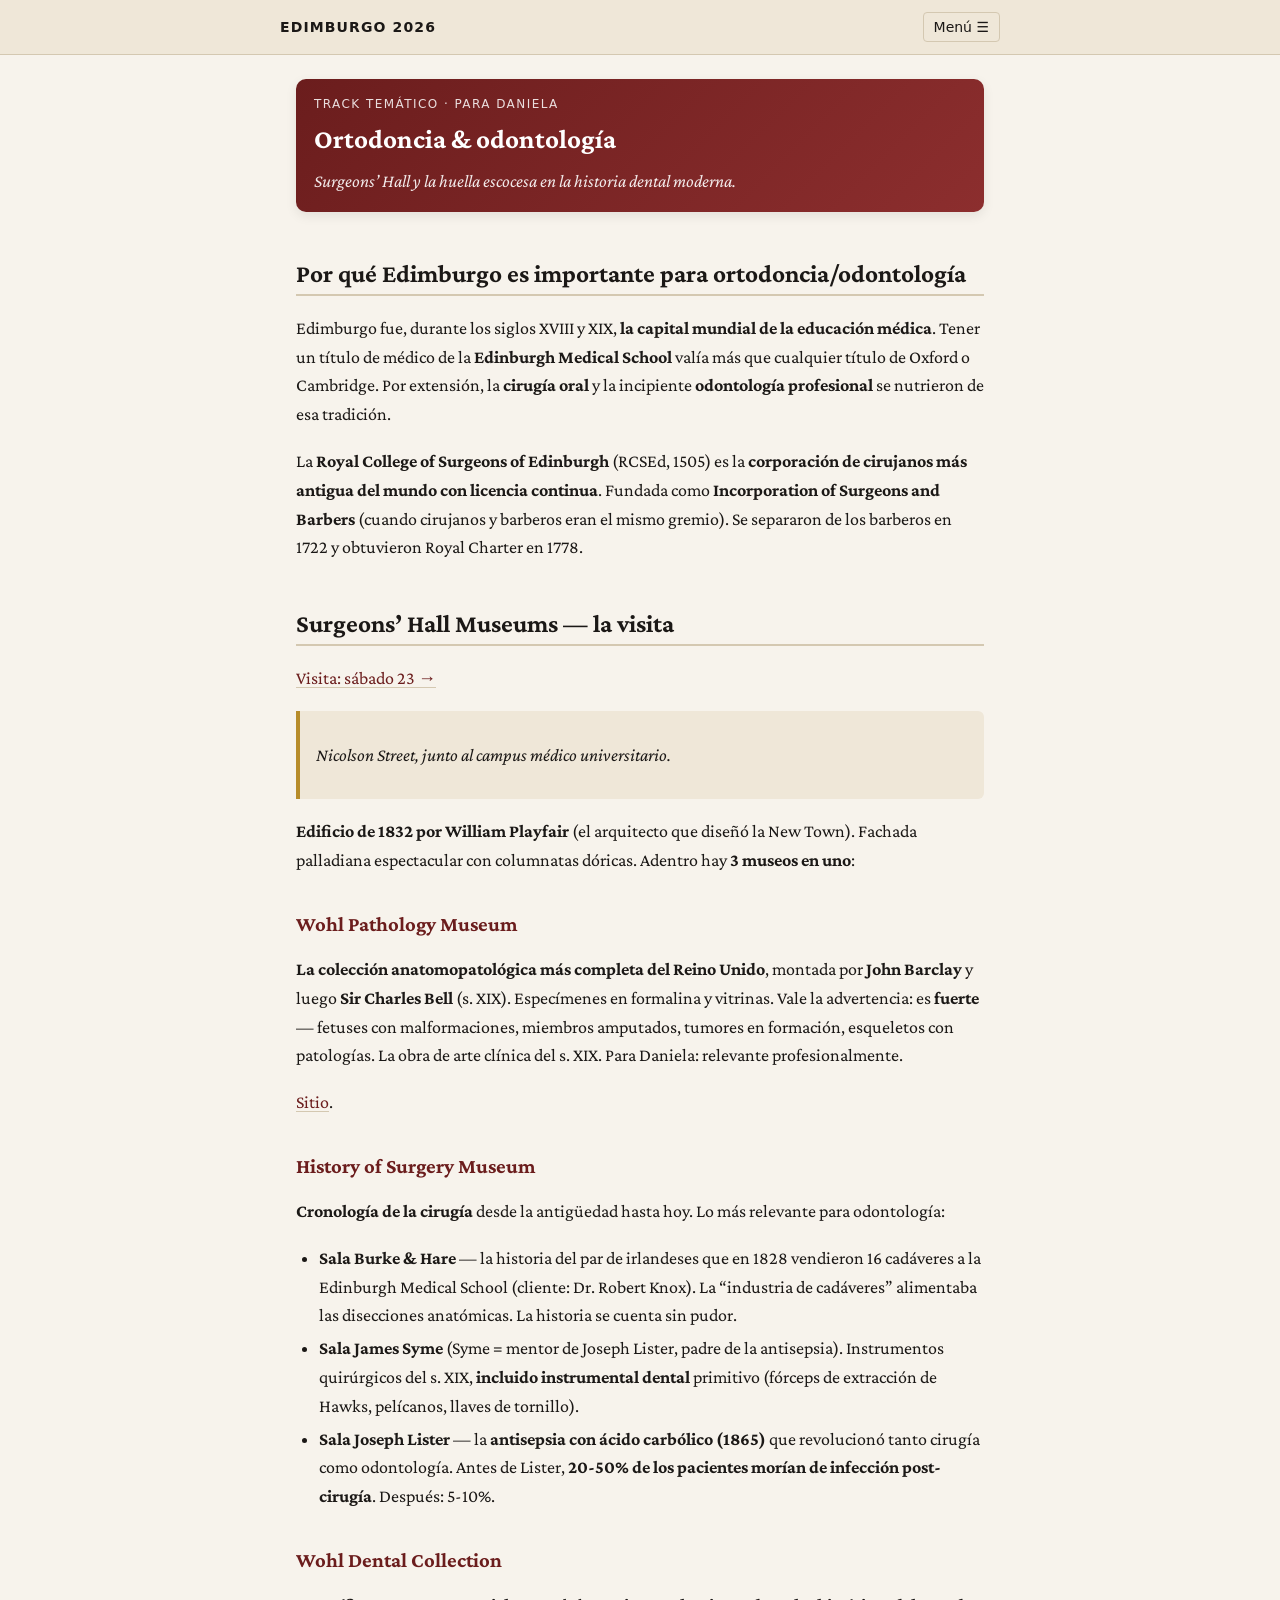
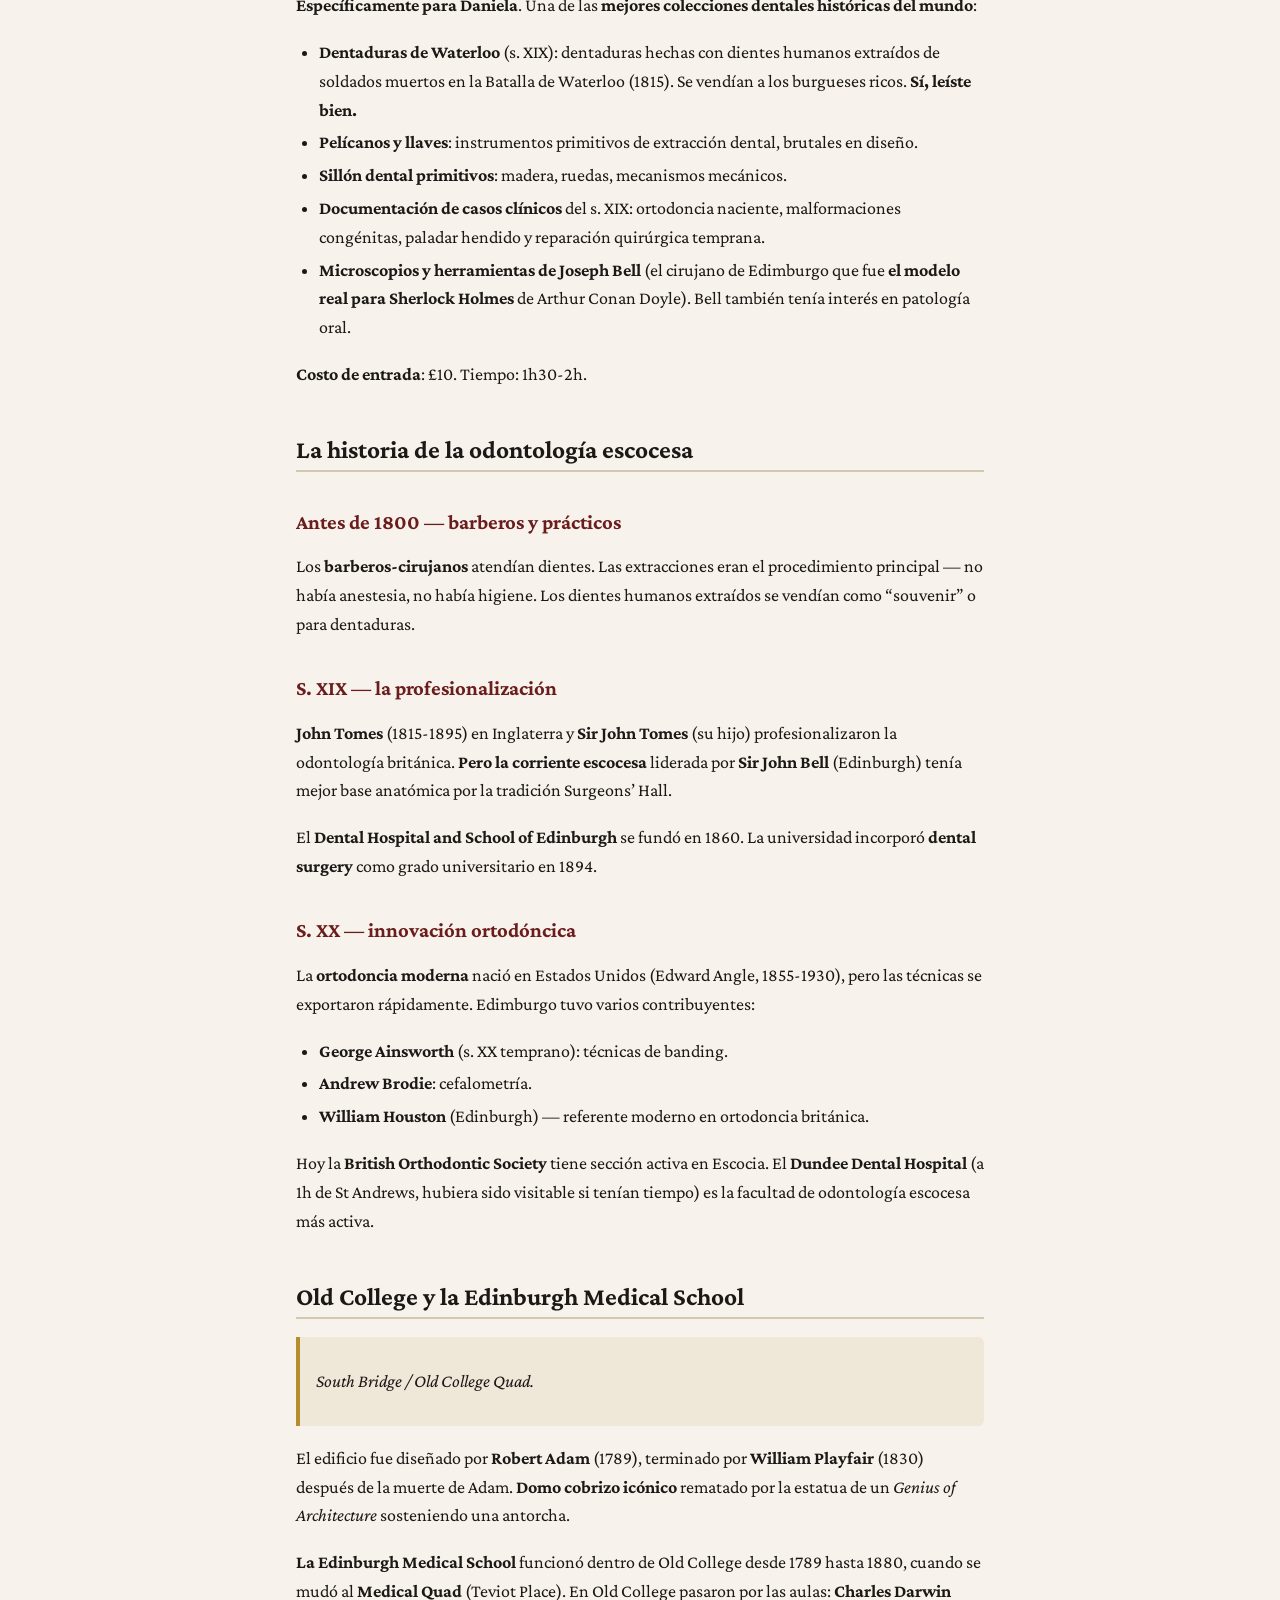
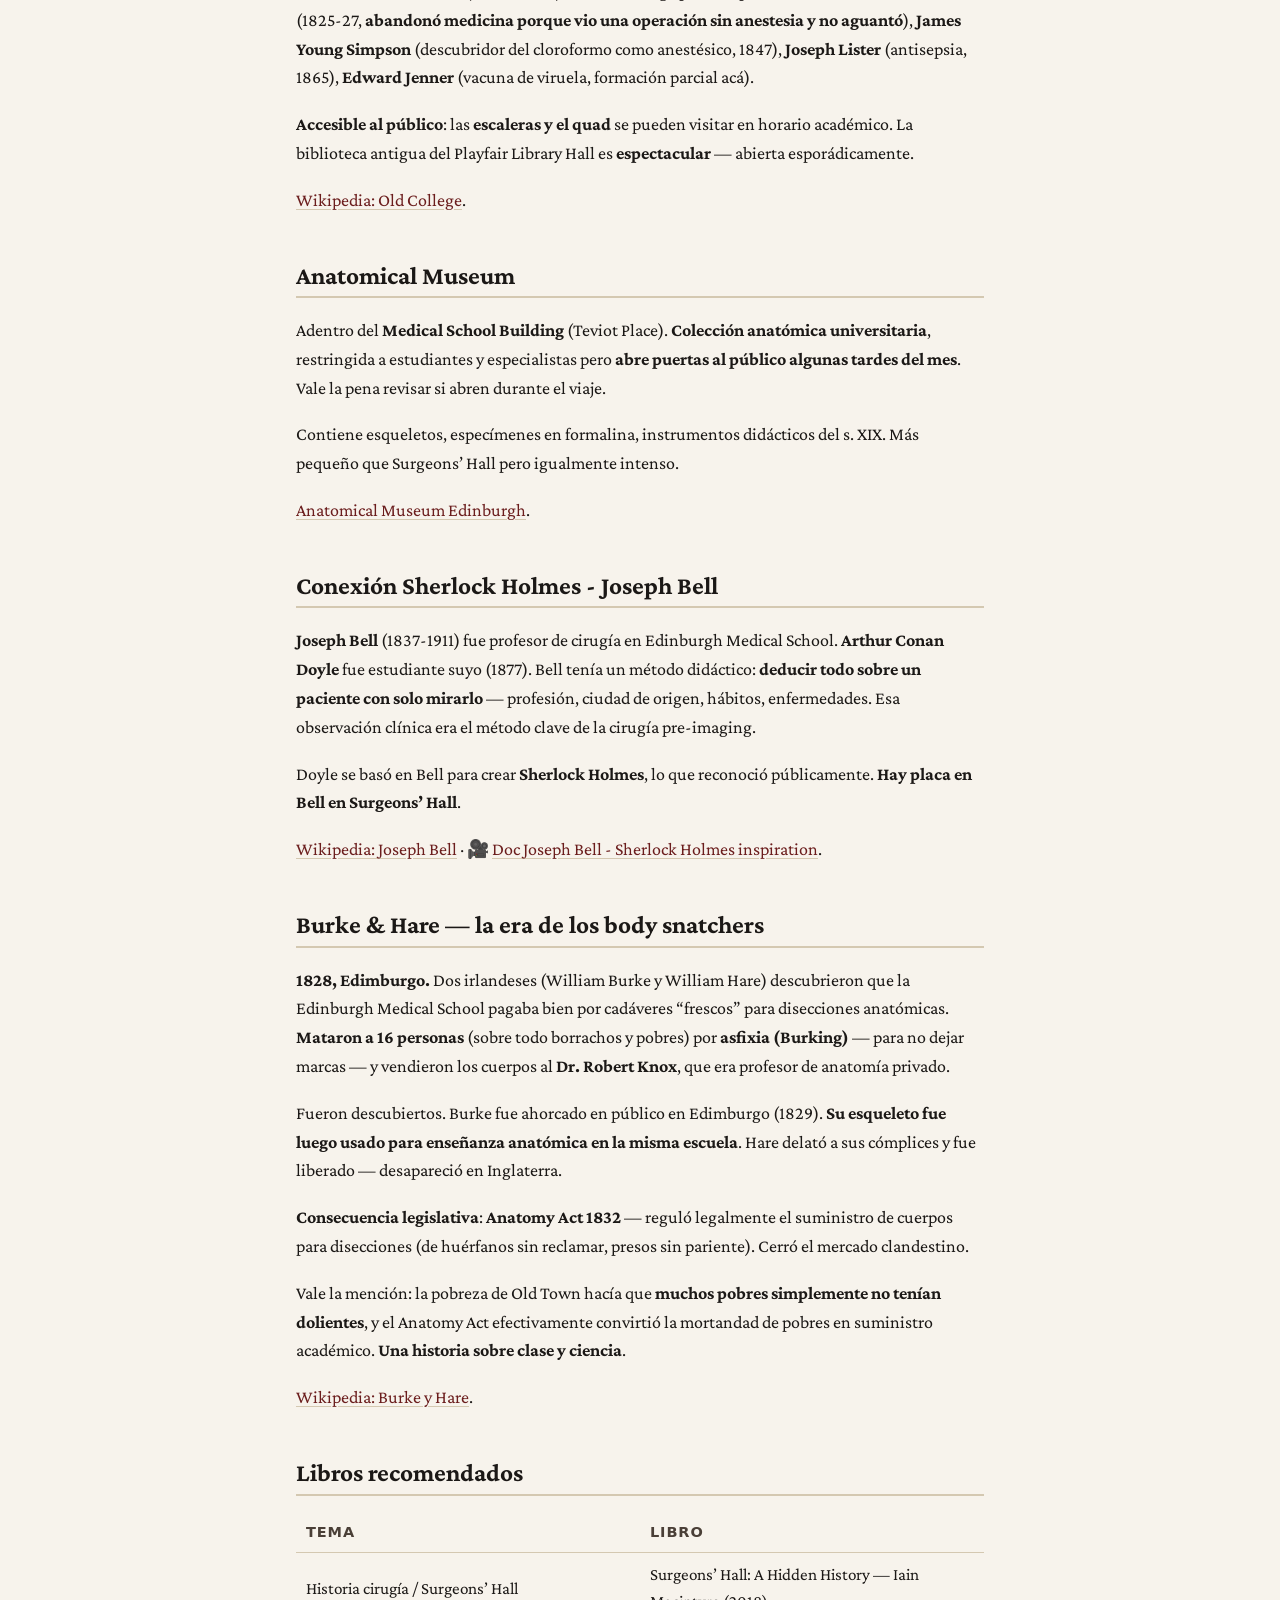
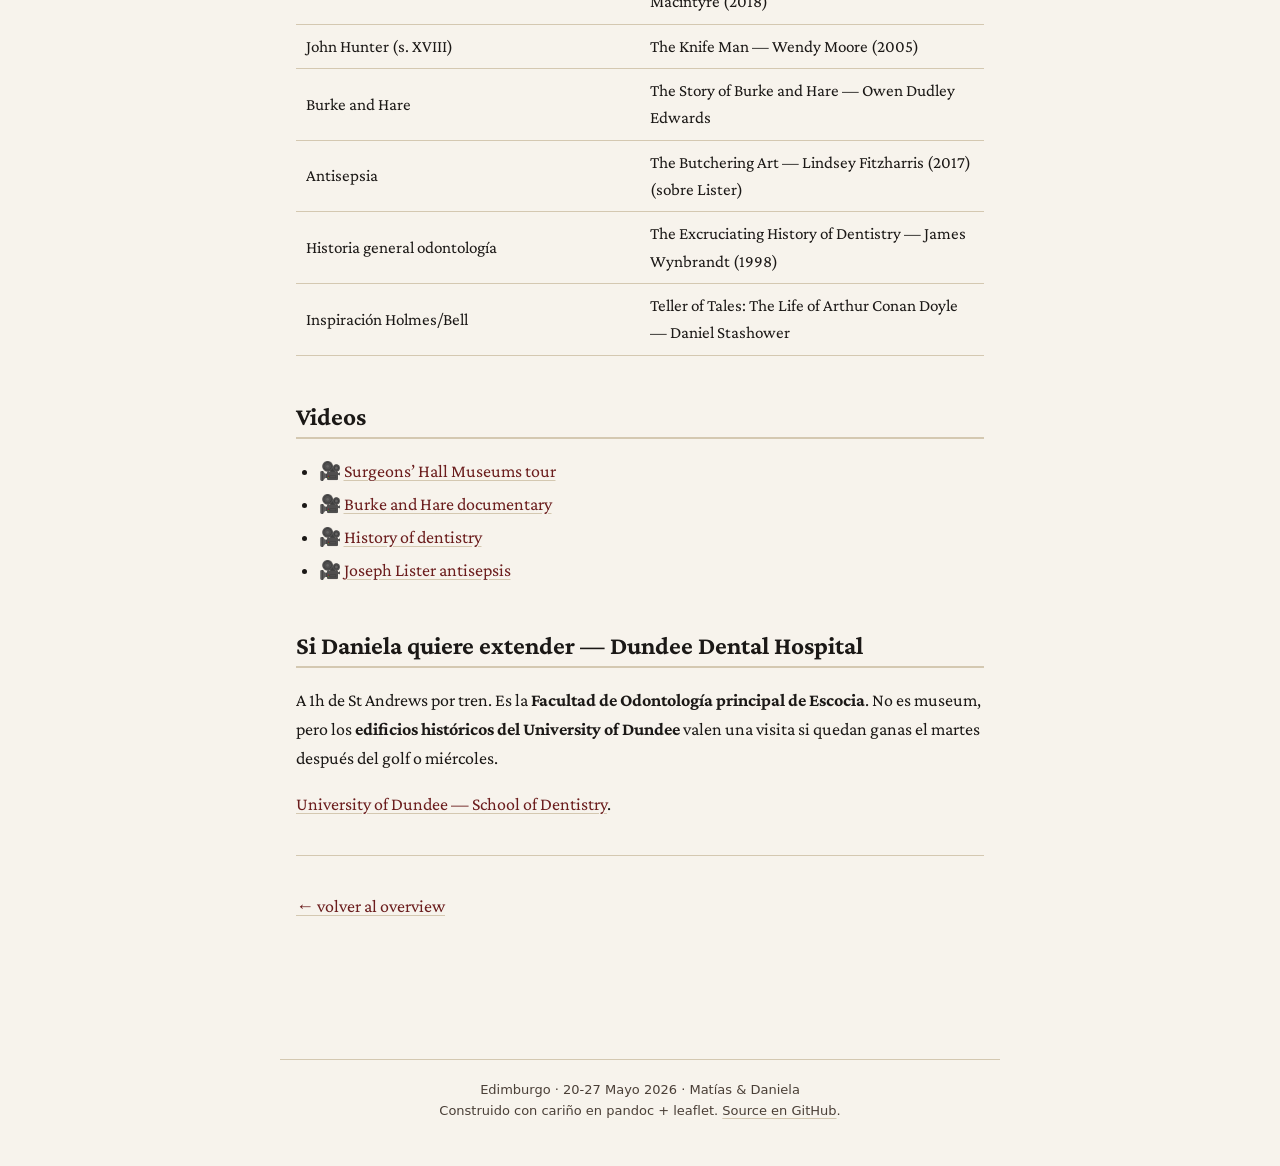
<file: track-ortodoncia.html>
<!DOCTYPE html>
<html lang="es">
<head>
  <meta charset="UTF-8">
  <meta name="viewport" content="width=device-width, initial-scale=1">
  <meta name="theme-color" content="#6b1d1d">
  <title>Para Daniela — ortodoncia &amp;
odontología · Edimburgo 2026</title>
  <meta name="description" content="Surgeons’ Hall, Edinburgh Medical
School, dos siglos de innovación dental escocesa.">
  <link rel="preconnect" href="https://fonts.googleapis.com">
  <link rel="preconnect" href="https://fonts.gstatic.com" crossorigin>
  <link href="https://fonts.googleapis.com/css2?family=Crimson+Pro:ital,wght@0,400;0,600;0,700;1,400&display=swap" rel="stylesheet">
  <link rel="stylesheet" href="assets/css/style.css">
  </head>
<body>
<header class="site">
  <div class="wrap">
    <a class="brand" href="index.html">Edimburgo 2026</a>
    <nav class="site">
      <button id="menu-btn" aria-label="Menú" aria-expanded="false">Menú ☰</button>
      <div class="menu" id="menu">
        <div class="group">Días</div>
        <a href="dia-01-jueves-llegada.html">Jue 21 · Llegada</a>
        <a href="dia-02-viernes-old-town.html">Vie 22 · Old Town</a>
        <a href="dia-03-sabado-britannia.html">Sáb 23 · Britannia</a>
        <a href="dia-04-domingo-maraton.html">Dom 24 · Maratón</a>
        <a href="dia-05-lunes-rosslyn-st-andrews.html">Lun 25 · Rosslyn → St Andrews</a>
        <a href="dia-06-martes-golf.html">Mar 26 · Golf</a>
        <a href="dia-07-miercoles-vuelta.html">Mié 27 · Vuelta</a>
        <div class="group">Tracks</div>
        <a href="track-esoterico.html">Esotérico</a>
        <a href="track-ciencia-ia.html">Ciencia &amp; IA</a>
        <a href="track-pubs-whisky.html">Pubs &amp; Whisky</a>
        <a href="track-correr.html">Para Daniela (correr)</a>
        <a href="track-ortodoncia.html">Para Daniela (ortodoncia)</a>
        <a href="track-romantico.html">Romántico</a>
        <div class="group">Recursos</div>
        <a href="ebook/edimburgo-2026.epub" download>📘 Descargar ePub</a>
        <a href="index.html#mapa">🗺️ Mapa general</a>
      </div>
    </nav>
  </div>
</header>
<main>
<div class="day-banner">
<div class="date">
Track temático · Para Daniela
</div>
<div class="title">
Ortodoncia &amp; odontología
</div>
<div class="sub">
Surgeons’ Hall y la huella escocesa en la historia dental moderna.
</div>
</div>
<h2 id="por-qué-edimburgo-es-importante-para-ortodonciaodontología">Por
qué Edimburgo es importante para ortodoncia/odontología</h2>
<p>Edimburgo fue, durante los siglos XVIII y XIX, <strong>la capital
mundial de la educación médica</strong>. Tener un título de médico de la
<strong>Edinburgh Medical School</strong> valía más que cualquier título
de Oxford o Cambridge. Por extensión, la <strong>cirugía oral</strong> y
la incipiente <strong>odontología profesional</strong> se nutrieron de
esa tradición.</p>
<p>La <strong>Royal College of Surgeons of Edinburgh</strong> (RCSEd,
1505) es la <strong>corporación de cirujanos más antigua del mundo con
licencia continua</strong>. Fundada como <strong>Incorporation of
Surgeons and Barbers</strong> (cuando cirujanos y barberos eran el mismo
gremio). Se separaron de los barberos en 1722 y obtuvieron Royal Charter
en 1778.</p>
<h2 id="surgeons-hall-museums-la-visita">Surgeons’ Hall Museums — la
visita</h2>
<p><a href="dia-03-sabado-britannia.html">Visita: sábado 23 →</a></p>
<blockquote>
<p>Nicolson Street, junto al campus médico universitario.</p>
</blockquote>
<p><strong>Edificio de 1832 por William Playfair</strong> (el arquitecto
que diseñó la New Town). Fachada palladiana espectacular con columnatas
dóricas. Adentro hay <strong>3 museos en uno</strong>:</p>
<h3 id="wohl-pathology-museum">Wohl Pathology Museum</h3>
<p><strong>La colección anatomopatológica más completa del Reino
Unido</strong>, montada por <strong>John Barclay</strong> y luego
<strong>Sir Charles Bell</strong> (s. XIX). Especímenes en formalina y
vitrinas. Vale la advertencia: es <strong>fuerte</strong> — fetuses con
malformaciones, miembros amputados, tumores en formación, esqueletos con
patologías. La obra de arte clínica del s. XIX. Para Daniela: relevante
profesionalmente.</p>
<p><a href="https://museum.rcsed.ac.uk/">Sitio</a>.</p>
<h3 id="history-of-surgery-museum">History of Surgery Museum</h3>
<p><strong>Cronología de la cirugía</strong> desde la antigüedad hasta
hoy. Lo más relevante para odontología:</p>
<ul>
<li><strong>Sala Burke &amp; Hare</strong> — la historia del par de
irlandeses que en 1828 vendieron 16 cadáveres a la Edinburgh Medical
School (cliente: Dr. Robert Knox). La “industria de cadáveres”
alimentaba las disecciones anatómicas. La historia se cuenta sin
pudor.</li>
<li><strong>Sala James Syme</strong> (Syme = mentor de Joseph Lister,
padre de la antisepsia). Instrumentos quirúrgicos del s. XIX,
<strong>incluido instrumental dental</strong> primitivo (fórceps de
extracción de Hawks, pelícanos, llaves de tornillo).</li>
<li><strong>Sala Joseph Lister</strong> — la <strong>antisepsia con
ácido carbólico (1865)</strong> que revolucionó tanto cirugía como
odontología. Antes de Lister, <strong>20-50% de los pacientes morían de
infección post-cirugía</strong>. Después: 5-10%.</li>
</ul>
<h3 id="wohl-dental-collection">Wohl Dental Collection</h3>
<p><strong>Específicamente para Daniela</strong>. Una de las
<strong>mejores colecciones dentales históricas del mundo</strong>:</p>
<ul>
<li><strong>Dentaduras de Waterloo</strong> (s. XIX): dentaduras hechas
con dientes humanos extraídos de soldados muertos en la Batalla de
Waterloo (1815). Se vendían a los burgueses ricos. <strong>Sí, leíste
bien.</strong></li>
<li><strong>Pelícanos y llaves</strong>: instrumentos primitivos de
extracción dental, brutales en diseño.</li>
<li><strong>Sillón dental primitivos</strong>: madera, ruedas,
mecanismos mecánicos.</li>
<li><strong>Documentación de casos clínicos</strong> del s. XIX:
ortodoncia naciente, malformaciones congénitas, paladar hendido y
reparación quirúrgica temprana.</li>
<li><strong>Microscopios y herramientas de Joseph Bell</strong> (el
cirujano de Edimburgo que fue <strong>el modelo real para Sherlock
Holmes</strong> de Arthur Conan Doyle). Bell también tenía interés en
patología oral.</li>
</ul>
<p><strong>Costo de entrada</strong>: £10. Tiempo: 1h30-2h.</p>
<h2 id="la-historia-de-la-odontología-escocesa">La historia de la
odontología escocesa</h2>
<h3 id="antes-de-1800-barberos-y-prácticos">Antes de 1800 — barberos y
prácticos</h3>
<p>Los <strong>barberos-cirujanos</strong> atendían dientes. Las
extracciones eran el procedimiento principal — no había anestesia, no
había higiene. Los dientes humanos extraídos se vendían como “souvenir”
o para dentaduras.</p>
<h3 id="s.-xix-la-profesionalización">S. XIX — la
profesionalización</h3>
<p><strong>John Tomes</strong> (1815-1895) en Inglaterra y <strong>Sir
John Tomes</strong> (su hijo) profesionalizaron la odontología
británica. <strong>Pero la corriente escocesa</strong> liderada por
<strong>Sir John Bell</strong> (Edinburgh) tenía mejor base anatómica
por la tradición Surgeons’ Hall.</p>
<p>El <strong>Dental Hospital and School of Edinburgh</strong> se fundó
en 1860. La universidad incorporó <strong>dental surgery</strong> como
grado universitario en 1894.</p>
<h3 id="s.-xx-innovación-ortodóncica">S. XX — innovación
ortodóncica</h3>
<p>La <strong>ortodoncia moderna</strong> nació en Estados Unidos
(Edward Angle, 1855-1930), pero las técnicas se exportaron rápidamente.
Edimburgo tuvo varios contribuyentes:</p>
<ul>
<li><strong>George Ainsworth</strong> (s. XX temprano): técnicas de
banding.</li>
<li><strong>Andrew Brodie</strong>: cefalometría.</li>
<li><strong>William Houston</strong> (Edinburgh) — referente moderno en
ortodoncia británica.</li>
</ul>
<p>Hoy la <strong>British Orthodontic Society</strong> tiene sección
activa en Escocia. El <strong>Dundee Dental Hospital</strong> (a 1h de
St Andrews, hubiera sido visitable si tenían tiempo) es la facultad de
odontología escocesa más activa.</p>
<h2 id="old-college-y-la-edinburgh-medical-school">Old College y la
Edinburgh Medical School</h2>
<blockquote>
<p>South Bridge / Old College Quad.</p>
</blockquote>
<p>El edificio fue diseñado por <strong>Robert Adam</strong> (1789),
terminado por <strong>William Playfair</strong> (1830) después de la
muerte de Adam. <strong>Domo cobrizo icónico</strong> rematado por la
estatua de un <em>Genius of Architecture</em> sosteniendo una
antorcha.</p>
<p><strong>La Edinburgh Medical School</strong> funcionó dentro de Old
College desde 1789 hasta 1880, cuando se mudó al <strong>Medical
Quad</strong> (Teviot Place). En Old College pasaron por las aulas:
<strong>Charles Darwin</strong> (1825-27, <strong>abandonó medicina
porque vio una operación sin anestesia y no aguantó</strong>),
<strong>James Young Simpson</strong> (descubridor del cloroformo como
anestésico, 1847), <strong>Joseph Lister</strong> (antisepsia, 1865),
<strong>Edward Jenner</strong> (vacuna de viruela, formación parcial
acá).</p>
<p><strong>Accesible al público</strong>: las <strong>escaleras y el
quad</strong> se pueden visitar en horario académico. La biblioteca
antigua del Playfair Library Hall es <strong>espectacular</strong> —
abierta esporádicamente.</p>
<p><a
href="https://es.wikipedia.org/wiki/Old_College,_Universidad_de_Edimburgo">Wikipedia:
Old College</a>.</p>
<h2 id="anatomical-museum">Anatomical Museum</h2>
<p>Adentro del <strong>Medical School Building</strong> (Teviot Place).
<strong>Colección anatómica universitaria</strong>, restringida a
estudiantes y especialistas pero <strong>abre puertas al público algunas
tardes del mes</strong>. Vale la pena revisar si abren durante el
viaje.</p>
<p>Contiene esqueletos, especímenes en formalina, instrumentos
didácticos del s. XIX. Más pequeño que Surgeons’ Hall pero igualmente
intenso.</p>
<p><a href="https://anatomy.ed.ac.uk/anatomical-museum">Anatomical
Museum Edinburgh</a>.</p>
<h2 id="conexión-sherlock-holmes---joseph-bell">Conexión Sherlock Holmes
- Joseph Bell</h2>
<p><strong>Joseph Bell</strong> (1837-1911) fue profesor de cirugía en
Edinburgh Medical School. <strong>Arthur Conan Doyle</strong> fue
estudiante suyo (1877). Bell tenía un método didáctico: <strong>deducir
todo sobre un paciente con solo mirarlo</strong> — profesión, ciudad de
origen, hábitos, enfermedades. Esa observación clínica era el método
clave de la cirugía pre-imaging.</p>
<p>Doyle se basó en Bell para crear <strong>Sherlock Holmes</strong>, lo
que reconoció públicamente. <strong>Hay placa en Bell en Surgeons’
Hall</strong>.</p>
<p><a href="https://es.wikipedia.org/wiki/Joseph_Bell">Wikipedia: Joseph
Bell</a> · 🎥 <a
href="https://www.youtube.com/results?search_query=joseph+bell+sherlock+holmes+edinburgh">Doc
Joseph Bell - Sherlock Holmes inspiration</a>.</p>
<h2 id="burke-hare-la-era-de-los-body-snatchers">Burke &amp; Hare — la
era de los body snatchers</h2>
<p><strong>1828, Edimburgo.</strong> Dos irlandeses (William Burke y
William Hare) descubrieron que la Edinburgh Medical School pagaba bien
por cadáveres “frescos” para disecciones anatómicas. <strong>Mataron a
16 personas</strong> (sobre todo borrachos y pobres) por <strong>asfixia
(Burking)</strong> — para no dejar marcas — y vendieron los cuerpos al
<strong>Dr. Robert Knox</strong>, que era profesor de anatomía
privado.</p>
<p>Fueron descubiertos. Burke fue ahorcado en público en Edimburgo
(1829). <strong>Su esqueleto fue luego usado para enseñanza anatómica en
la misma escuela</strong>. Hare delató a sus cómplices y fue liberado —
desapareció en Inglaterra.</p>
<p><strong>Consecuencia legislativa</strong>: <strong>Anatomy Act
1832</strong> — reguló legalmente el suministro de cuerpos para
disecciones (de huérfanos sin reclamar, presos sin pariente). Cerró el
mercado clandestino.</p>
<p>Vale la mención: la pobreza de Old Town hacía que <strong>muchos
pobres simplemente no tenían dolientes</strong>, y el Anatomy Act
efectivamente convirtió la mortandad de pobres en suministro académico.
<strong>Una historia sobre clase y ciencia</strong>.</p>
<p><a href="https://es.wikipedia.org/wiki/Burke_y_Hare">Wikipedia: Burke
y Hare</a>.</p>
<h2 id="libros-recomendados">Libros recomendados</h2>
<table>
<colgroup>
<col style="width: 50%" />
<col style="width: 50%" />
</colgroup>
<thead>
<tr>
<th>Tema</th>
<th>Libro</th>
</tr>
</thead>
<tbody>
<tr>
<td>Historia cirugía / Surgeons’ Hall</td>
<td>Surgeons’ Hall: A Hidden History — Iain Macintyre (2018)</td>
</tr>
<tr>
<td>John Hunter (s. XVIII)</td>
<td>The Knife Man — Wendy Moore (2005)</td>
</tr>
<tr>
<td>Burke and Hare</td>
<td>The Story of Burke and Hare — Owen Dudley Edwards</td>
</tr>
<tr>
<td>Antisepsia</td>
<td>The Butchering Art — Lindsey Fitzharris (2017) (sobre Lister)</td>
</tr>
<tr>
<td>Historia general odontología</td>
<td>The Excruciating History of Dentistry — James Wynbrandt (1998)</td>
</tr>
<tr>
<td>Inspiración Holmes/Bell</td>
<td>Teller of Tales: The Life of Arthur Conan Doyle — Daniel
Stashower</td>
</tr>
</tbody>
</table>
<h2 id="videos">Videos</h2>
<ul>
<li>🎥 <a
href="https://www.youtube.com/results?search_query=surgeons+hall+edinburgh+museum">Surgeons’
Hall Museums tour</a></li>
<li>🎥 <a
href="https://www.youtube.com/results?search_query=burke+hare+edinburgh+documentary">Burke
and Hare documentary</a></li>
<li>🎥 <a
href="https://www.youtube.com/results?search_query=history+of+dentistry+documentary">History
of dentistry</a></li>
<li>🎥 <a
href="https://www.youtube.com/results?search_query=joseph+lister+antisepsis">Joseph
Lister antisepsis</a></li>
</ul>
<h2 id="si-daniela-quiere-extender-dundee-dental-hospital">Si Daniela
quiere extender — Dundee Dental Hospital</h2>
<p>A 1h de St Andrews por tren. Es la <strong>Facultad de Odontología
principal de Escocia</strong>. No es museum, pero los <strong>edificios
históricos del University of Dundee</strong> valen una visita si quedan
ganas el martes después del golf o miércoles.</p>
<p><a href="https://www.dundee.ac.uk/dentistry">University of Dundee —
School of Dentistry</a>.</p>
<hr />
<p><a href="index.html">← volver al overview</a></p>
</main>
<footer class="site">
  Edimburgo · 20-27 Mayo 2026 · Matías &amp; Daniela<br>
  Construido con cariño en pandoc + leaflet. <a href="https://github.com/mpodeley/edimburgo-2026">Source en GitHub</a>.
</footer>
<script>
  document.getElementById('menu-btn').addEventListener('click', function() {
    var menu = document.getElementById('menu');
    var open = menu.classList.toggle('open');
    this.setAttribute('aria-expanded', open);
  });
</script>
</body>
</html>
</file>
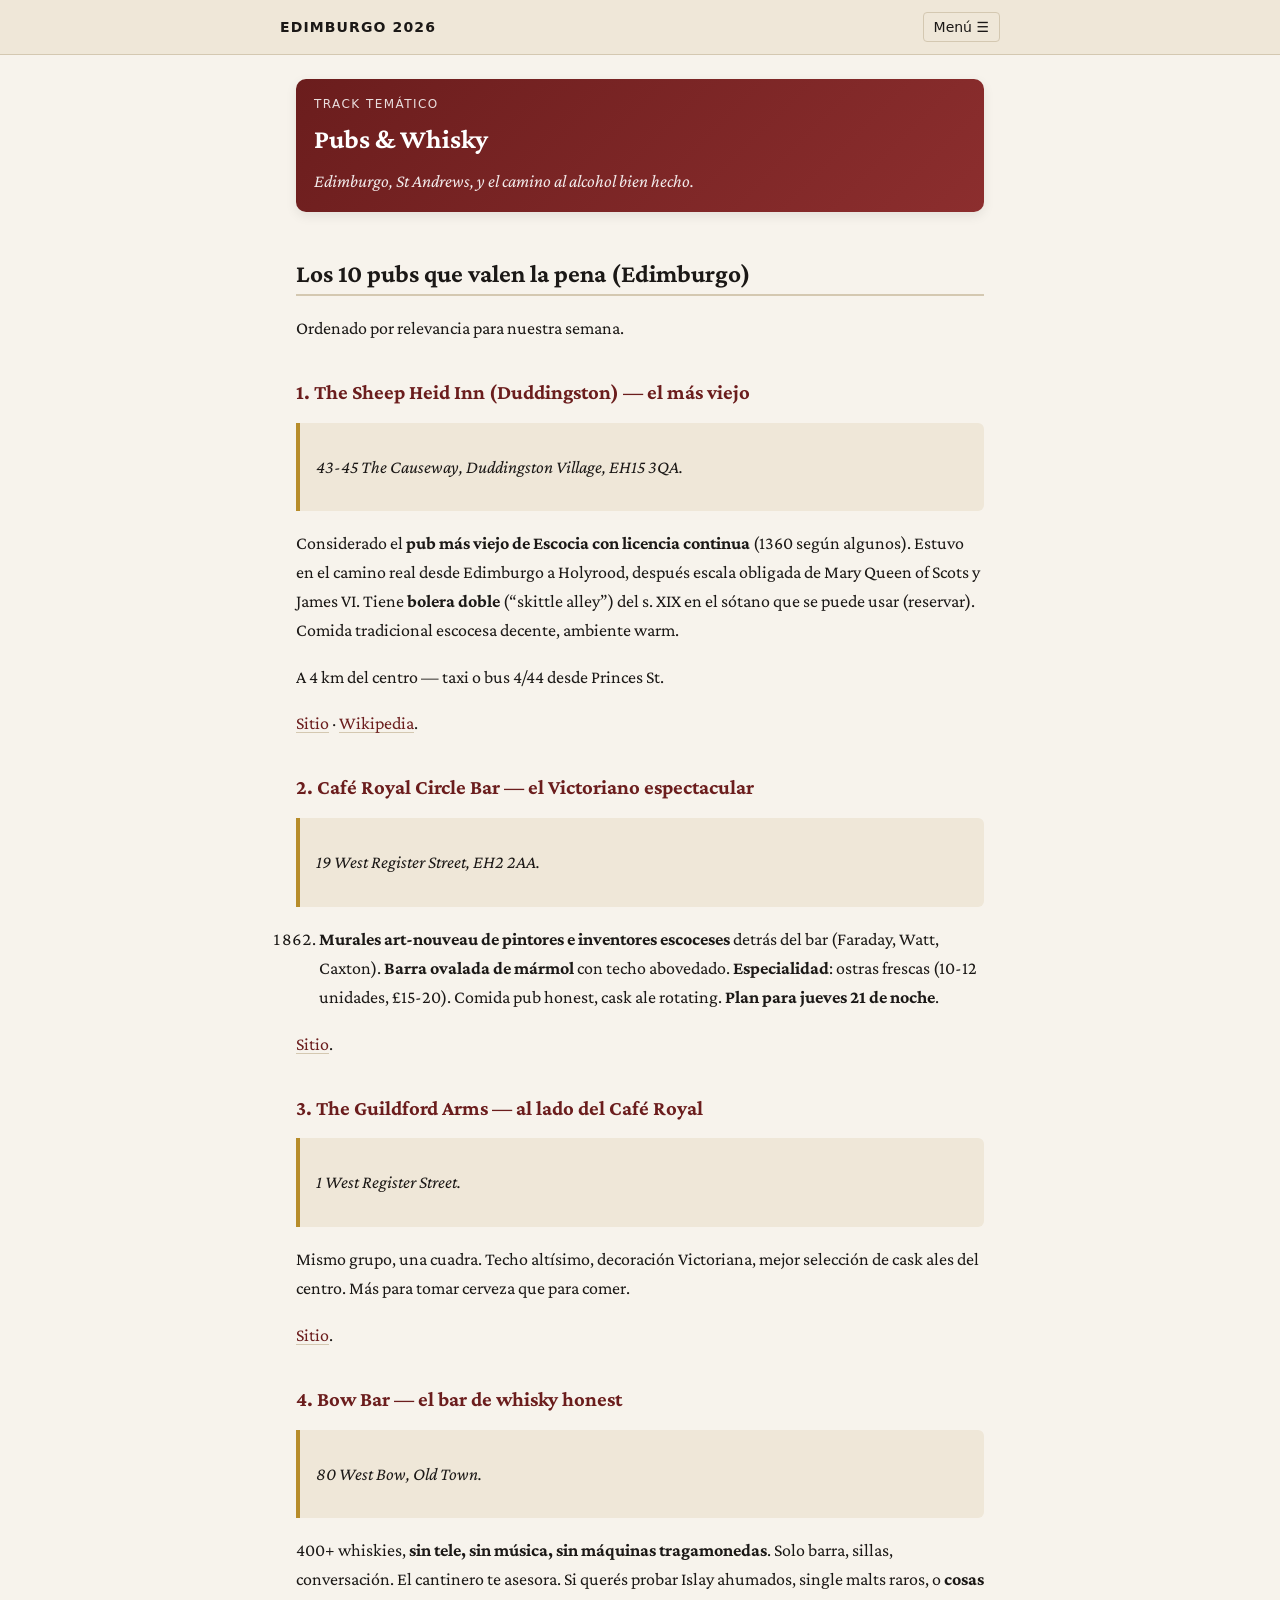
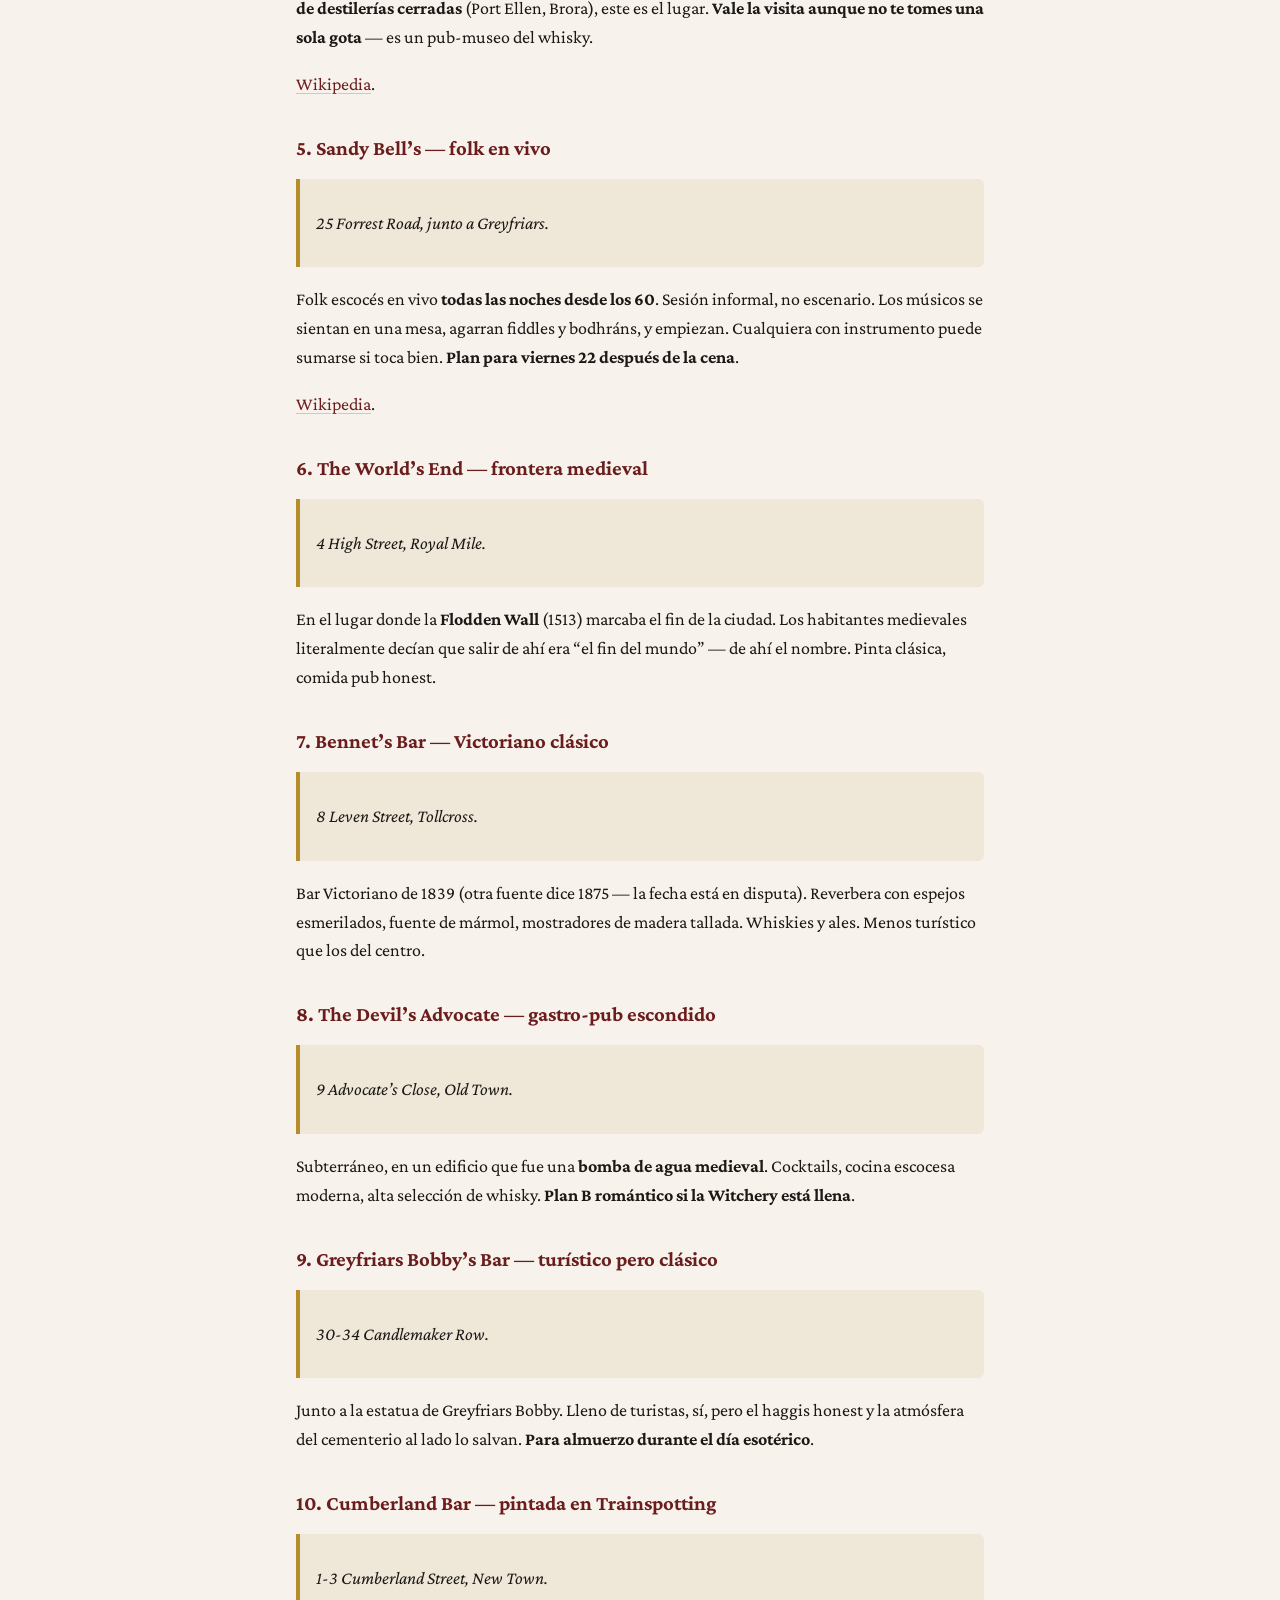
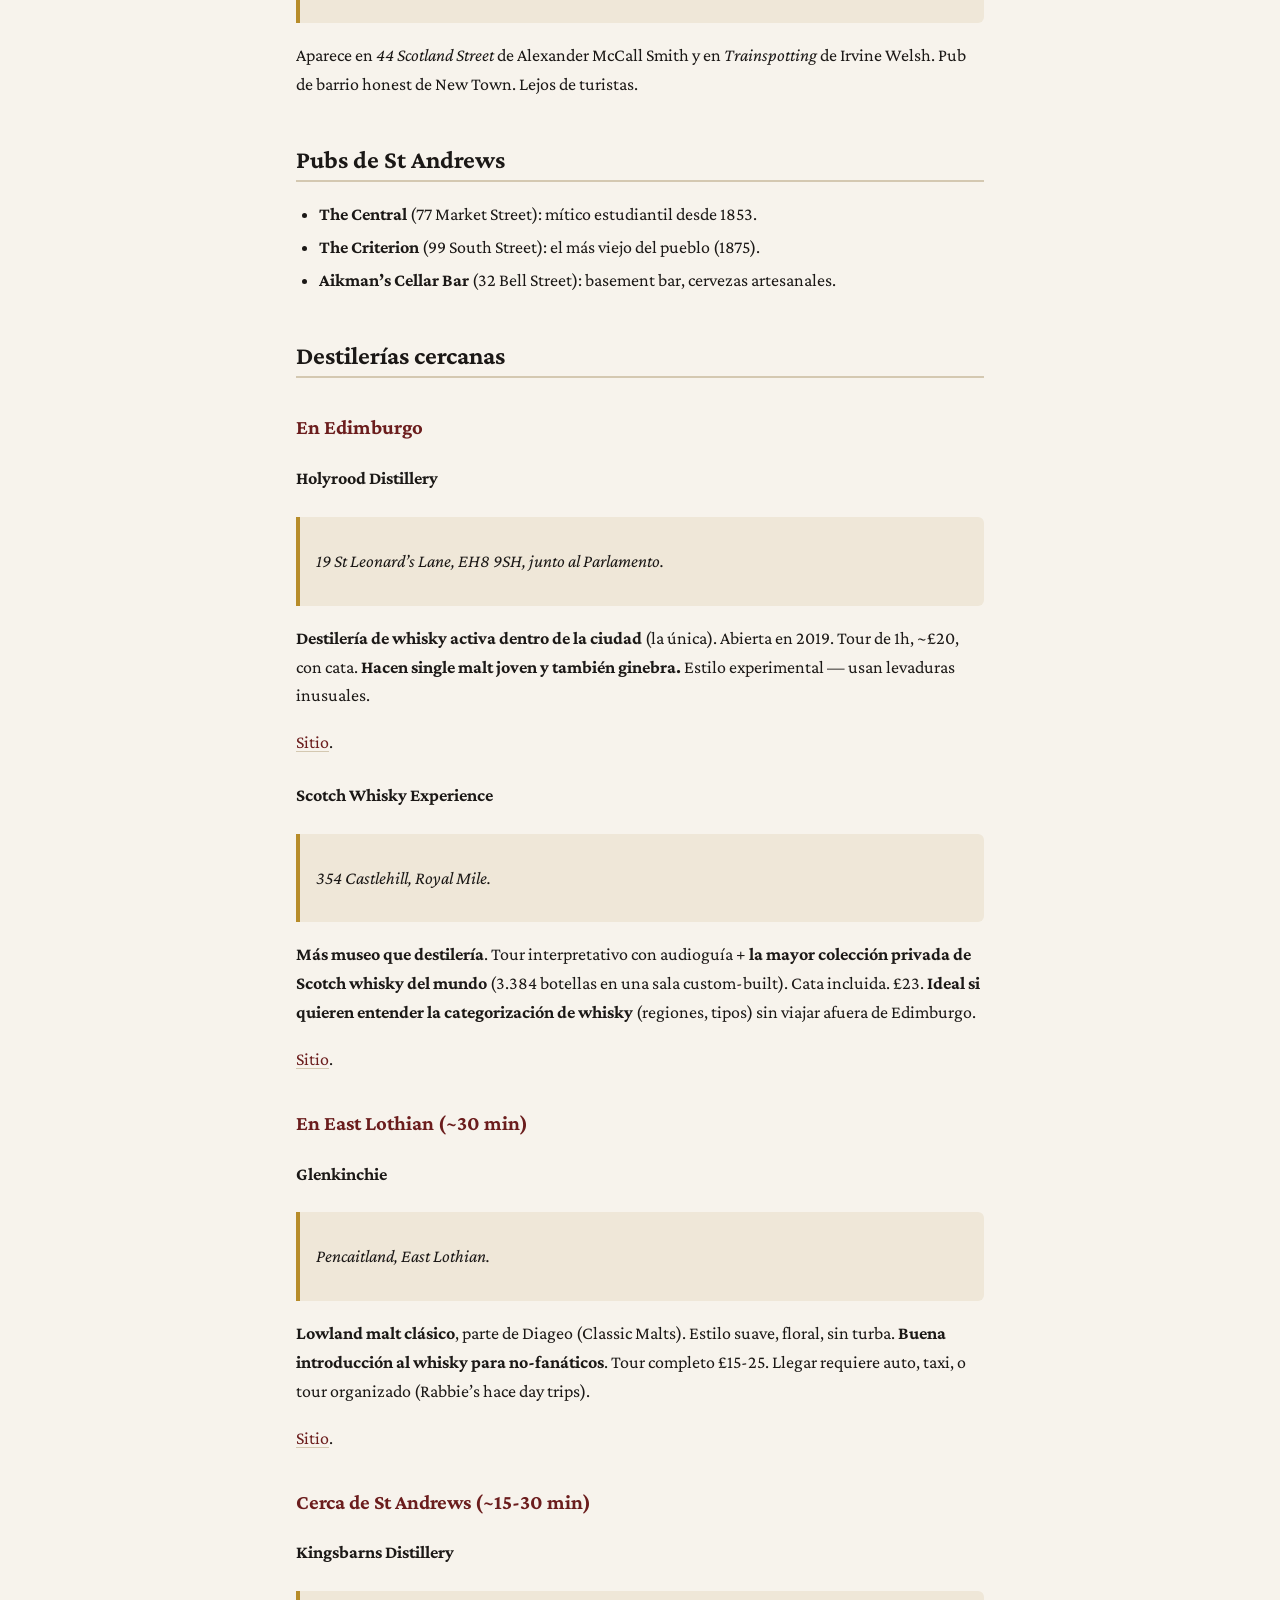
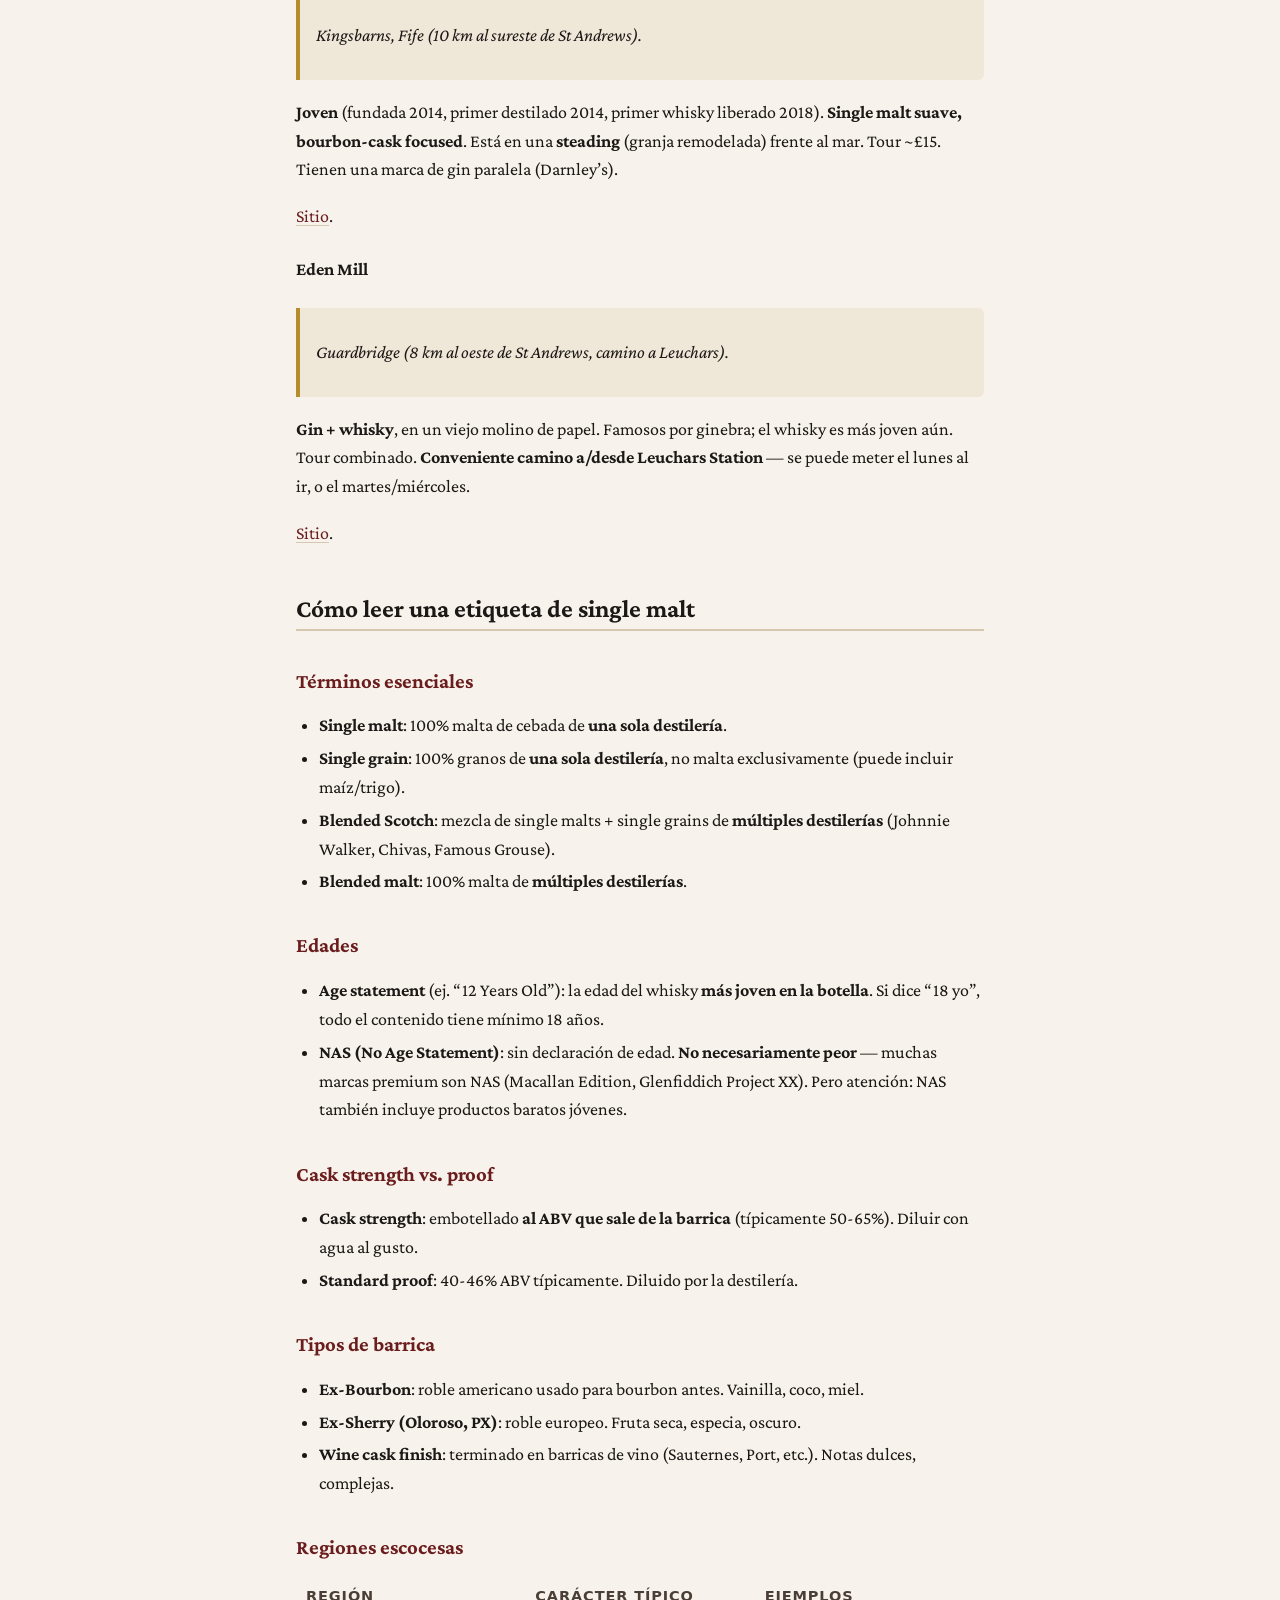
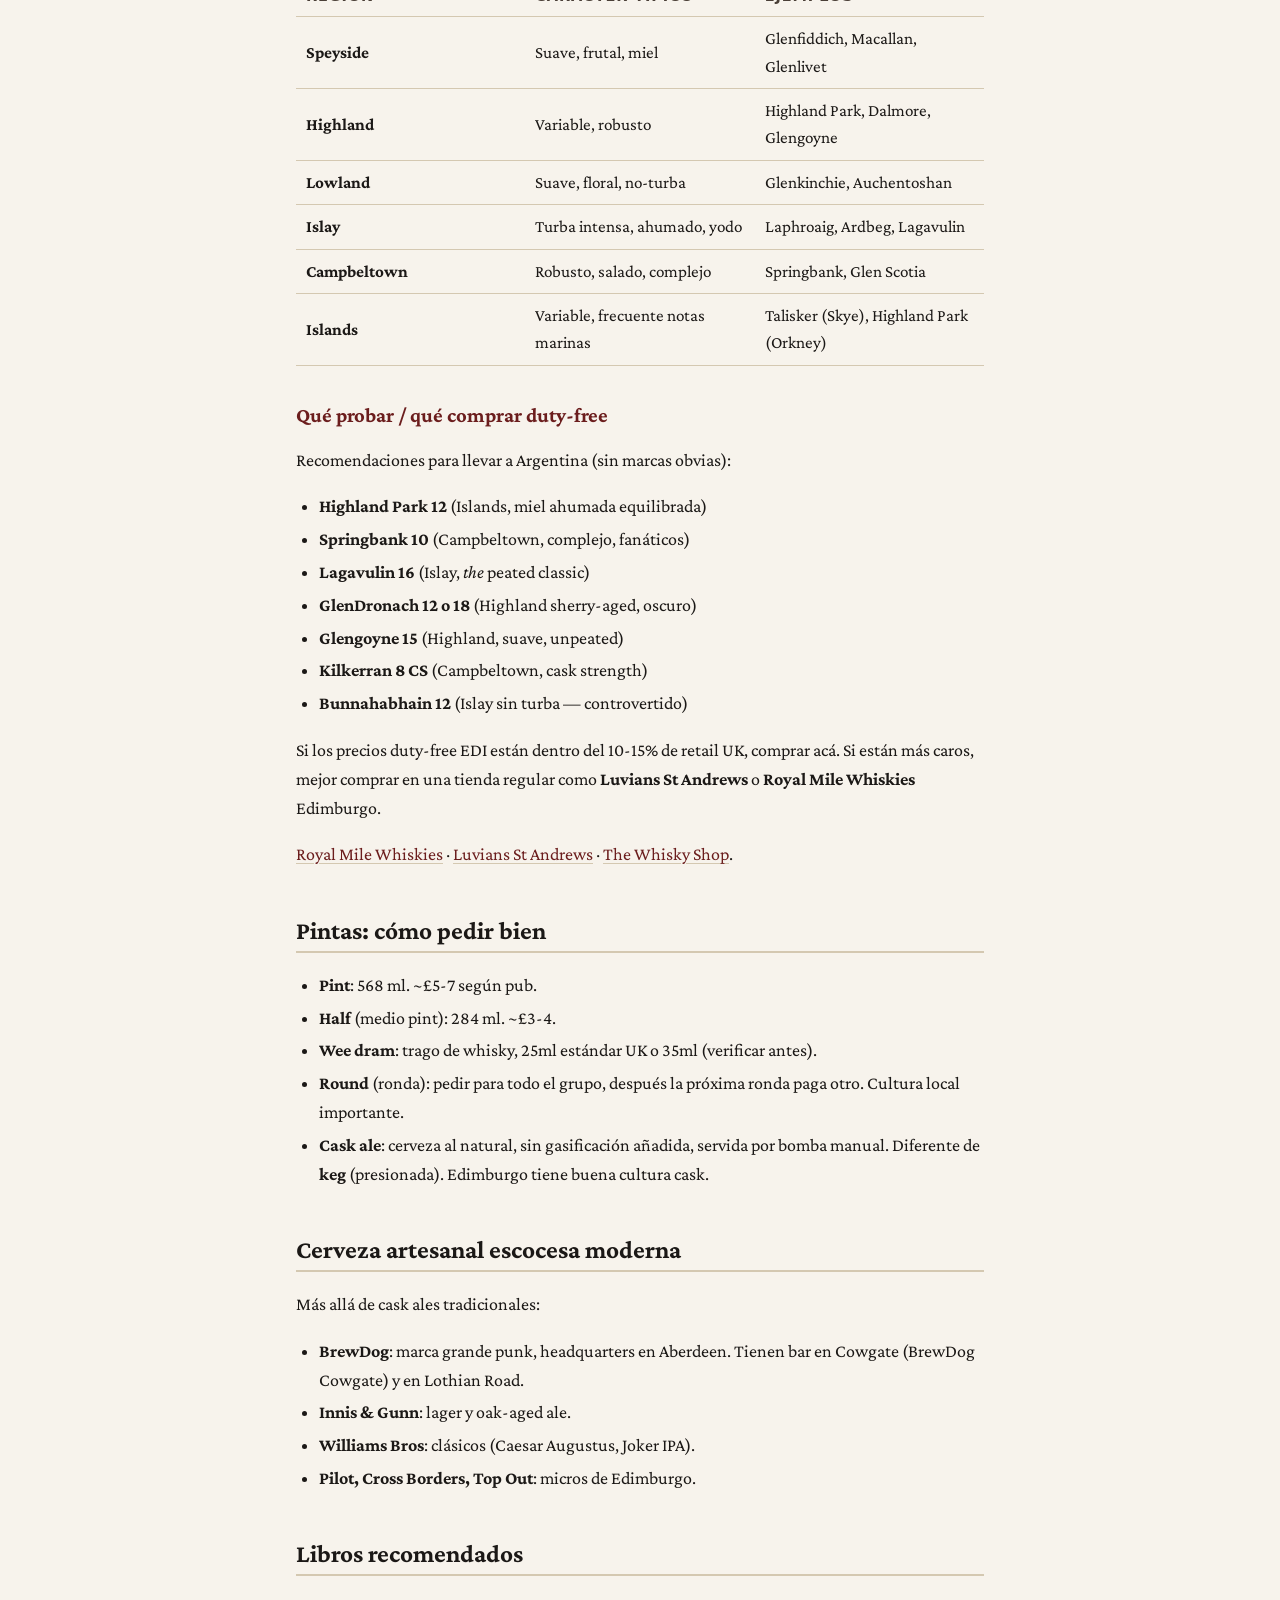
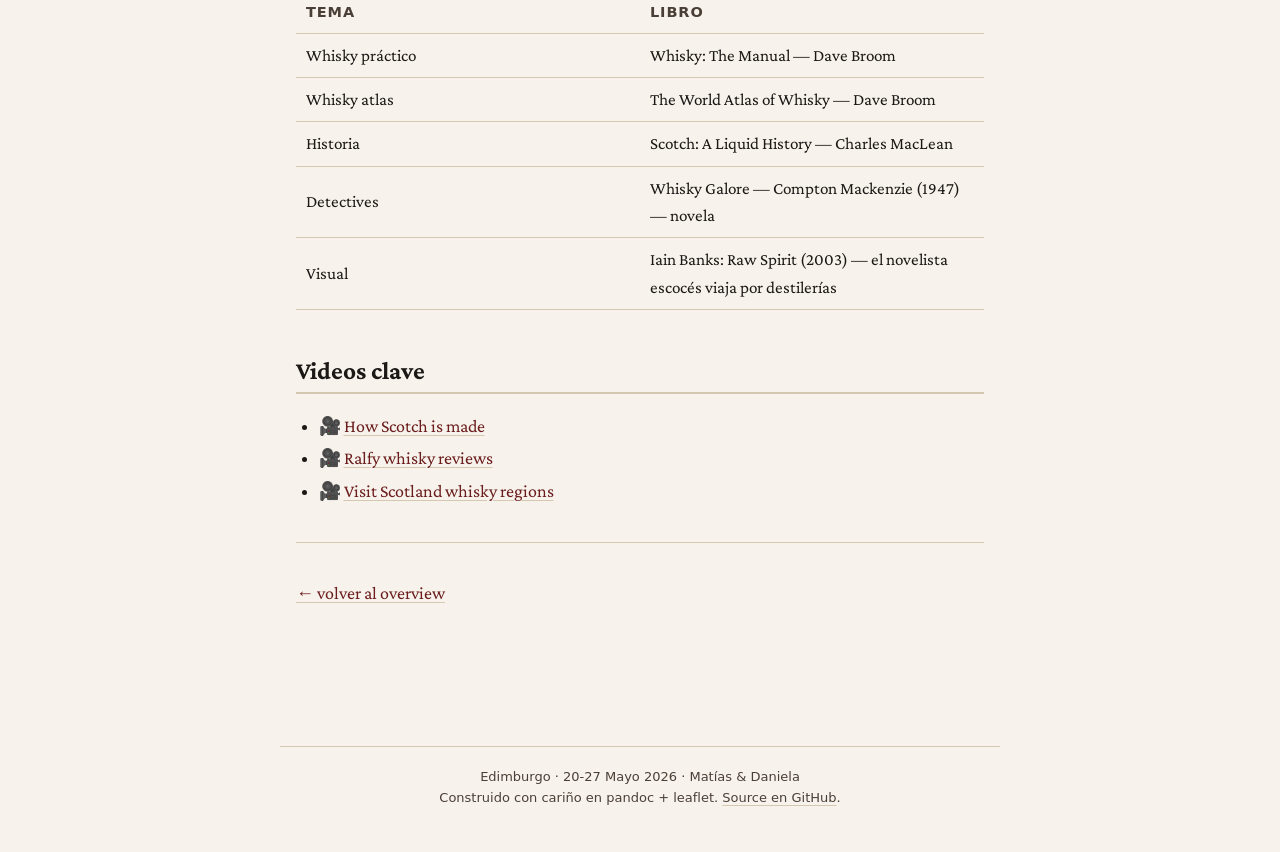
<file: track-pubs-whisky.html>
<!DOCTYPE html>
<html lang="es">
<head>
  <meta charset="UTF-8">
  <meta name="viewport" content="width=device-width, initial-scale=1">
  <meta name="theme-color" content="#6b1d1d">
  <title>Pubs &amp; Whisky · Edimburgo 2026</title>
  <meta name="description" content="Los 10 pubs imprescindibles, las
destilerías cercanas, cómo leer una etiqueta single malt.">
  <link rel="preconnect" href="https://fonts.googleapis.com">
  <link rel="preconnect" href="https://fonts.gstatic.com" crossorigin>
  <link href="https://fonts.googleapis.com/css2?family=Crimson+Pro:ital,wght@0,400;0,600;0,700;1,400&display=swap" rel="stylesheet">
  <link rel="stylesheet" href="assets/css/style.css">
  </head>
<body>
<header class="site">
  <div class="wrap">
    <a class="brand" href="index.html">Edimburgo 2026</a>
    <nav class="site">
      <button id="menu-btn" aria-label="Menú" aria-expanded="false">Menú ☰</button>
      <div class="menu" id="menu">
        <div class="group">Días</div>
        <a href="dia-01-jueves-llegada.html">Jue 21 · Llegada</a>
        <a href="dia-02-viernes-old-town.html">Vie 22 · Old Town</a>
        <a href="dia-03-sabado-britannia.html">Sáb 23 · Britannia</a>
        <a href="dia-04-domingo-maraton.html">Dom 24 · Maratón</a>
        <a href="dia-05-lunes-rosslyn-st-andrews.html">Lun 25 · Rosslyn → St Andrews</a>
        <a href="dia-06-martes-golf.html">Mar 26 · Golf</a>
        <a href="dia-07-miercoles-vuelta.html">Mié 27 · Vuelta</a>
        <div class="group">Tracks</div>
        <a href="track-esoterico.html">Esotérico</a>
        <a href="track-ciencia-ia.html">Ciencia &amp; IA</a>
        <a href="track-pubs-whisky.html">Pubs &amp; Whisky</a>
        <a href="track-correr.html">Para Daniela (correr)</a>
        <a href="track-ortodoncia.html">Para Daniela (ortodoncia)</a>
        <a href="track-romantico.html">Romántico</a>
        <div class="group">Recursos</div>
        <a href="ebook/edimburgo-2026.epub" download>📘 Descargar ePub</a>
        <a href="index.html#mapa">🗺️ Mapa general</a>
      </div>
    </nav>
  </div>
</header>
<main>
<div class="day-banner">
<div class="date">
Track temático
</div>
<div class="title">
Pubs &amp; Whisky
</div>
<div class="sub">
Edimburgo, St Andrews, y el camino al alcohol bien hecho.
</div>
</div>
<h2 id="los-10-pubs-que-valen-la-pena-edimburgo">Los 10 pubs que valen
la pena (Edimburgo)</h2>
<p>Ordenado por relevancia para nuestra semana.</p>
<h3 id="the-sheep-heid-inn-duddingston-el-más-viejo">1. The Sheep Heid
Inn (Duddingston) — el más viejo</h3>
<blockquote>
<p>43-45 The Causeway, Duddingston Village, EH15 3QA.</p>
</blockquote>
<p>Considerado el <strong>pub más viejo de Escocia con licencia
continua</strong> (1360 según algunos). Estuvo en el camino real desde
Edimburgo a Holyrood, después escala obligada de Mary Queen of Scots y
James VI. Tiene <strong>bolera doble</strong> (“skittle alley”) del s.
XIX en el sótano que se puede usar (reservar). Comida tradicional
escocesa decente, ambiente warm.</p>
<p>A 4 km del centro — taxi o bus 4/44 desde Princes St.</p>
<p><a href="https://thesheepheidedinburgh.co.uk/">Sitio</a> · <a
href="https://en.wikipedia.org/wiki/Sheep_Heid_Inn">Wikipedia</a>.</p>
<h3 id="café-royal-circle-bar-el-victoriano-espectacular">2. Café Royal
Circle Bar — el Victoriano espectacular</h3>
<blockquote>
<p>19 West Register Street, EH2 2AA.</p>
</blockquote>
<ol start="1862" type="1">
<li><strong>Murales art-nouveau de pintores e inventores
escoceses</strong> detrás del bar (Faraday, Watt, Caxton). <strong>Barra
ovalada de mármol</strong> con techo abovedado.
<strong>Especialidad</strong>: ostras frescas (10-12 unidades, £15-20).
Comida pub honest, cask ale rotating. <strong>Plan para jueves 21 de
noche</strong>.</li>
</ol>
<p><a href="https://www.caferoyaledinburgh.co.uk/">Sitio</a>.</p>
<h3 id="the-guildford-arms-al-lado-del-café-royal">3. The Guildford Arms
— al lado del Café Royal</h3>
<blockquote>
<p>1 West Register Street.</p>
</blockquote>
<p>Mismo grupo, una cuadra. Techo altísimo, decoración Victoriana, mejor
selección de cask ales del centro. Más para tomar cerveza que para
comer.</p>
<p><a href="https://www.guildfordarms.com/">Sitio</a>.</p>
<h3 id="bow-bar-el-bar-de-whisky-honest">4. Bow Bar — el bar de whisky
honest</h3>
<blockquote>
<p>80 West Bow, Old Town.</p>
</blockquote>
<p>400+ whiskies, <strong>sin tele, sin música, sin máquinas
tragamonedas</strong>. Solo barra, sillas, conversación. El cantinero te
asesora. Si querés probar Islay ahumados, single malts raros, o
<strong>cosas de destilerías cerradas</strong> (Port Ellen, Brora), este
es el lugar. <strong>Vale la visita aunque no te tomes una sola
gota</strong> — es un pub-museo del whisky.</p>
<p><a href="https://en.wikipedia.org/wiki/Bow_Bar">Wikipedia</a>.</p>
<h3 id="sandy-bells-folk-en-vivo">5. Sandy Bell’s — folk en vivo</h3>
<blockquote>
<p>25 Forrest Road, junto a Greyfriars.</p>
</blockquote>
<p>Folk escocés en vivo <strong>todas las noches desde los 60</strong>.
Sesión informal, no escenario. Los músicos se sientan en una mesa,
agarran fiddles y bodhráns, y empiezan. Cualquiera con instrumento puede
sumarse si toca bien. <strong>Plan para viernes 22 después de la
cena</strong>.</p>
<p><a
href="https://en.wikipedia.org/wiki/Sandy_Bell%27s">Wikipedia</a>.</p>
<h3 id="the-worlds-end-frontera-medieval">6. The World’s End — frontera
medieval</h3>
<blockquote>
<p>4 High Street, Royal Mile.</p>
</blockquote>
<p>En el lugar donde la <strong>Flodden Wall</strong> (1513) marcaba el
fin de la ciudad. Los habitantes medievales literalmente decían que
salir de ahí era “el fin del mundo” — de ahí el nombre. Pinta clásica,
comida pub honest.</p>
<h3 id="bennets-bar-victoriano-clásico">7. Bennet’s Bar — Victoriano
clásico</h3>
<blockquote>
<p>8 Leven Street, Tollcross.</p>
</blockquote>
<p>Bar Victoriano de 1839 (otra fuente dice 1875 — la fecha está en
disputa). Reverbera con espejos esmerilados, fuente de mármol,
mostradores de madera tallada. Whiskies y ales. Menos turístico que los
del centro.</p>
<h3 id="the-devils-advocate-gastro-pub-escondido">8. The Devil’s
Advocate — gastro-pub escondido</h3>
<blockquote>
<p>9 Advocate’s Close, Old Town.</p>
</blockquote>
<p>Subterráneo, en un edificio que fue una <strong>bomba de agua
medieval</strong>. Cocktails, cocina escocesa moderna, alta selección de
whisky. <strong>Plan B romántico si la Witchery está llena</strong>.</p>
<h3 id="greyfriars-bobbys-bar-turístico-pero-clásico">9. Greyfriars
Bobby’s Bar — turístico pero clásico</h3>
<blockquote>
<p>30-34 Candlemaker Row.</p>
</blockquote>
<p>Junto a la estatua de Greyfriars Bobby. Lleno de turistas, sí, pero
el haggis honest y la atmósfera del cementerio al lado lo salvan.
<strong>Para almuerzo durante el día esotérico</strong>.</p>
<h3 id="cumberland-bar-pintada-en-trainspotting">10. Cumberland Bar —
pintada en Trainspotting</h3>
<blockquote>
<p>1-3 Cumberland Street, New Town.</p>
</blockquote>
<p>Aparece en <em>44 Scotland Street</em> de Alexander McCall Smith y en
<em>Trainspotting</em> de Irvine Welsh. Pub de barrio honest de New
Town. Lejos de turistas.</p>
<h2 id="pubs-de-st-andrews">Pubs de St Andrews</h2>
<ul>
<li><strong>The Central</strong> (77 Market Street): mítico estudiantil
desde 1853.</li>
<li><strong>The Criterion</strong> (99 South Street): el más viejo del
pueblo (1875).</li>
<li><strong>Aikman’s Cellar Bar</strong> (32 Bell Street): basement bar,
cervezas artesanales.</li>
</ul>
<h2 id="destilerías-cercanas">Destilerías cercanas</h2>
<h3 id="en-edimburgo">En Edimburgo</h3>
<h4 id="holyrood-distillery">Holyrood Distillery</h4>
<blockquote>
<p>19 St Leonard’s Lane, EH8 9SH, junto al Parlamento.</p>
</blockquote>
<p><strong>Destilería de whisky activa dentro de la ciudad</strong> (la
única). Abierta en 2019. Tour de 1h, ~£20, con cata. <strong>Hacen
single malt joven y también ginebra.</strong> Estilo experimental — usan
levaduras inusuales.</p>
<p><a href="https://www.holyrooddistillery.co.uk/">Sitio</a>.</p>
<h4 id="scotch-whisky-experience">Scotch Whisky Experience</h4>
<blockquote>
<p>354 Castlehill, Royal Mile.</p>
</blockquote>
<p><strong>Más museo que destilería</strong>. Tour interpretativo con
audioguía + <strong>la mayor colección privada de Scotch whisky del
mundo</strong> (3.384 botellas en una sala custom-built). Cata incluida.
£23. <strong>Ideal si quieren entender la categorización de
whisky</strong> (regiones, tipos) sin viajar afuera de Edimburgo.</p>
<p><a href="https://www.scotchwhiskyexperience.co.uk/">Sitio</a>.</p>
<h3 id="en-east-lothian-30-min">En East Lothian (~30 min)</h3>
<h4 id="glenkinchie">Glenkinchie</h4>
<blockquote>
<p>Pencaitland, East Lothian.</p>
</blockquote>
<p><strong>Lowland malt clásico</strong>, parte de Diageo (Classic
Malts). Estilo suave, floral, sin turba. <strong>Buena introducción al
whisky para no-fanáticos</strong>. Tour completo £15-25. Llegar requiere
auto, taxi, o tour organizado (Rabbie’s hace day trips).</p>
<p><a
href="https://www.malts.com/en-row/distilleries/glenkinchie/">Sitio</a>.</p>
<h3 id="cerca-de-st-andrews-15-30-min">Cerca de St Andrews (~15-30
min)</h3>
<h4 id="kingsbarns-distillery">Kingsbarns Distillery</h4>
<blockquote>
<p>Kingsbarns, Fife (10 km al sureste de St Andrews).</p>
</blockquote>
<p><strong>Joven</strong> (fundada 2014, primer destilado 2014, primer
whisky liberado 2018). <strong>Single malt suave, bourbon-cask
focused</strong>. Está en una <strong>steading</strong> (granja
remodelada) frente al mar. Tour ~£15. Tienen una marca de gin paralela
(Darnley’s).</p>
<p><a href="https://www.kingsbarnsdistillery.com/">Sitio</a>.</p>
<h4 id="eden-mill">Eden Mill</h4>
<blockquote>
<p>Guardbridge (8 km al oeste de St Andrews, camino a Leuchars).</p>
</blockquote>
<p><strong>Gin + whisky</strong>, en un viejo molino de papel. Famosos
por ginebra; el whisky es más joven aún. Tour combinado.
<strong>Conveniente camino a/desde Leuchars Station</strong> — se puede
meter el lunes al ir, o el martes/miércoles.</p>
<p><a href="https://www.edenmill.com/">Sitio</a>.</p>
<h2 id="cómo-leer-una-etiqueta-de-single-malt">Cómo leer una etiqueta de
single malt</h2>
<h3 id="términos-esenciales">Términos esenciales</h3>
<ul>
<li><strong>Single malt</strong>: 100% malta de cebada de <strong>una
sola destilería</strong>.</li>
<li><strong>Single grain</strong>: 100% granos de <strong>una sola
destilería</strong>, no malta exclusivamente (puede incluir
maíz/trigo).</li>
<li><strong>Blended Scotch</strong>: mezcla de single malts + single
grains de <strong>múltiples destilerías</strong> (Johnnie Walker,
Chivas, Famous Grouse).</li>
<li><strong>Blended malt</strong>: 100% malta de <strong>múltiples
destilerías</strong>.</li>
</ul>
<h3 id="edades">Edades</h3>
<ul>
<li><strong>Age statement</strong> (ej. “12 Years Old”): la edad del
whisky <strong>más joven en la botella</strong>. Si dice “18 yo”, todo
el contenido tiene mínimo 18 años.</li>
<li><strong>NAS (No Age Statement)</strong>: sin declaración de edad.
<strong>No necesariamente peor</strong> — muchas marcas premium son NAS
(Macallan Edition, Glenfiddich Project XX). Pero atención: NAS también
incluye productos baratos jóvenes.</li>
</ul>
<h3 id="cask-strength-vs.-proof">Cask strength vs. proof</h3>
<ul>
<li><strong>Cask strength</strong>: embotellado <strong>al ABV que sale
de la barrica</strong> (típicamente 50-65%). Diluir con agua al
gusto.</li>
<li><strong>Standard proof</strong>: 40-46% ABV típicamente. Diluido por
la destilería.</li>
</ul>
<h3 id="tipos-de-barrica">Tipos de barrica</h3>
<ul>
<li><strong>Ex-Bourbon</strong>: roble americano usado para bourbon
antes. Vainilla, coco, miel.</li>
<li><strong>Ex-Sherry (Oloroso, PX)</strong>: roble europeo. Fruta seca,
especia, oscuro.</li>
<li><strong>Wine cask finish</strong>: terminado en barricas de vino
(Sauternes, Port, etc.). Notas dulces, complejas.</li>
</ul>
<h3 id="regiones-escocesas">Regiones escocesas</h3>
<table>
<colgroup>
<col style="width: 33%" />
<col style="width: 33%" />
<col style="width: 33%" />
</colgroup>
<thead>
<tr>
<th>Región</th>
<th>Carácter típico</th>
<th>Ejemplos</th>
</tr>
</thead>
<tbody>
<tr>
<td><strong>Speyside</strong></td>
<td>Suave, frutal, miel</td>
<td>Glenfiddich, Macallan, Glenlivet</td>
</tr>
<tr>
<td><strong>Highland</strong></td>
<td>Variable, robusto</td>
<td>Highland Park, Dalmore, Glengoyne</td>
</tr>
<tr>
<td><strong>Lowland</strong></td>
<td>Suave, floral, no-turba</td>
<td>Glenkinchie, Auchentoshan</td>
</tr>
<tr>
<td><strong>Islay</strong></td>
<td>Turba intensa, ahumado, yodo</td>
<td>Laphroaig, Ardbeg, Lagavulin</td>
</tr>
<tr>
<td><strong>Campbeltown</strong></td>
<td>Robusto, salado, complejo</td>
<td>Springbank, Glen Scotia</td>
</tr>
<tr>
<td><strong>Islands</strong></td>
<td>Variable, frecuente notas marinas</td>
<td>Talisker (Skye), Highland Park (Orkney)</td>
</tr>
</tbody>
</table>
<h3 id="qué-probar-qué-comprar-duty-free">Qué probar / qué comprar
duty-free</h3>
<p>Recomendaciones para llevar a Argentina (sin marcas obvias):</p>
<ul>
<li><strong>Highland Park 12</strong> (Islands, miel ahumada
equilibrada)</li>
<li><strong>Springbank 10</strong> (Campbeltown, complejo,
fanáticos)</li>
<li><strong>Lagavulin 16</strong> (Islay, <em>the</em> peated
classic)</li>
<li><strong>GlenDronach 12 o 18</strong> (Highland sherry-aged,
oscuro)</li>
<li><strong>Glengoyne 15</strong> (Highland, suave, unpeated)</li>
<li><strong>Kilkerran 8 CS</strong> (Campbeltown, cask strength)</li>
<li><strong>Bunnahabhain 12</strong> (Islay sin turba —
controvertido)</li>
</ul>
<p>Si los precios duty-free EDI están dentro del 10-15% de retail UK,
comprar acá. Si están más caros, mejor comprar en una tienda regular
como <strong>Luvians St Andrews</strong> o <strong>Royal Mile
Whiskies</strong> Edimburgo.</p>
<p><a href="https://www.royalmilewhiskies.com/">Royal Mile Whiskies</a>
· <a href="https://www.luvians.com/">Luvians St Andrews</a> · <a
href="https://www.whiskyshop.com/">The Whisky Shop</a>.</p>
<h2 id="pintas-cómo-pedir-bien">Pintas: cómo pedir bien</h2>
<ul>
<li><strong>Pint</strong>: 568 ml. ~£5-7 según pub.</li>
<li><strong>Half</strong> (medio pint): 284 ml. ~£3-4.</li>
<li><strong>Wee dram</strong>: trago de whisky, 25ml estándar UK o 35ml
(verificar antes).</li>
<li><strong>Round</strong> (ronda): pedir para todo el grupo, después la
próxima ronda paga otro. Cultura local importante.</li>
<li><strong>Cask ale</strong>: cerveza al natural, sin gasificación
añadida, servida por bomba manual. Diferente de <strong>keg</strong>
(presionada). Edimburgo tiene buena cultura cask.</li>
</ul>
<h2 id="cerveza-artesanal-escocesa-moderna">Cerveza artesanal escocesa
moderna</h2>
<p>Más allá de cask ales tradicionales:</p>
<ul>
<li><strong>BrewDog</strong>: marca grande punk, headquarters en
Aberdeen. Tienen bar en Cowgate (BrewDog Cowgate) y en Lothian
Road.</li>
<li><strong>Innis &amp; Gunn</strong>: lager y oak-aged ale.</li>
<li><strong>Williams Bros</strong>: clásicos (Caesar Augustus, Joker
IPA).</li>
<li><strong>Pilot, Cross Borders, Top Out</strong>: micros de
Edimburgo.</li>
</ul>
<h2 id="libros-recomendados">Libros recomendados</h2>
<table>
<colgroup>
<col style="width: 50%" />
<col style="width: 50%" />
</colgroup>
<thead>
<tr>
<th>Tema</th>
<th>Libro</th>
</tr>
</thead>
<tbody>
<tr>
<td>Whisky práctico</td>
<td>Whisky: The Manual — Dave Broom</td>
</tr>
<tr>
<td>Whisky atlas</td>
<td>The World Atlas of Whisky — Dave Broom</td>
</tr>
<tr>
<td>Historia</td>
<td>Scotch: A Liquid History — Charles MacLean</td>
</tr>
<tr>
<td>Detectives</td>
<td>Whisky Galore — Compton Mackenzie (1947) — novela</td>
</tr>
<tr>
<td>Visual</td>
<td>Iain Banks: Raw Spirit (2003) — el novelista escocés viaja por
destilerías</td>
</tr>
</tbody>
</table>
<h2 id="videos-clave">Videos clave</h2>
<ul>
<li>🎥 <a
href="https://www.youtube.com/results?search_query=how+scotch+whisky+is+made">How
Scotch is made</a></li>
<li>🎥 <a
href="https://www.youtube.com/results?search_query=ralfy+whisky+review">Ralfy
whisky reviews</a></li>
<li>🎥 <a
href="https://www.youtube.com/results?search_query=scotland+whisky+regions+map">Visit
Scotland whisky regions</a></li>
</ul>
<hr />
<p><a href="index.html">← volver al overview</a></p>
</main>
<footer class="site">
  Edimburgo · 20-27 Mayo 2026 · Matías &amp; Daniela<br>
  Construido con cariño en pandoc + leaflet. <a href="https://github.com/mpodeley/edimburgo-2026">Source en GitHub</a>.
</footer>
<script>
  document.getElementById('menu-btn').addEventListener('click', function() {
    var menu = document.getElementById('menu');
    var open = menu.classList.toggle('open');
    this.setAttribute('aria-expanded', open);
  });
</script>
</body>
</html>
</file>
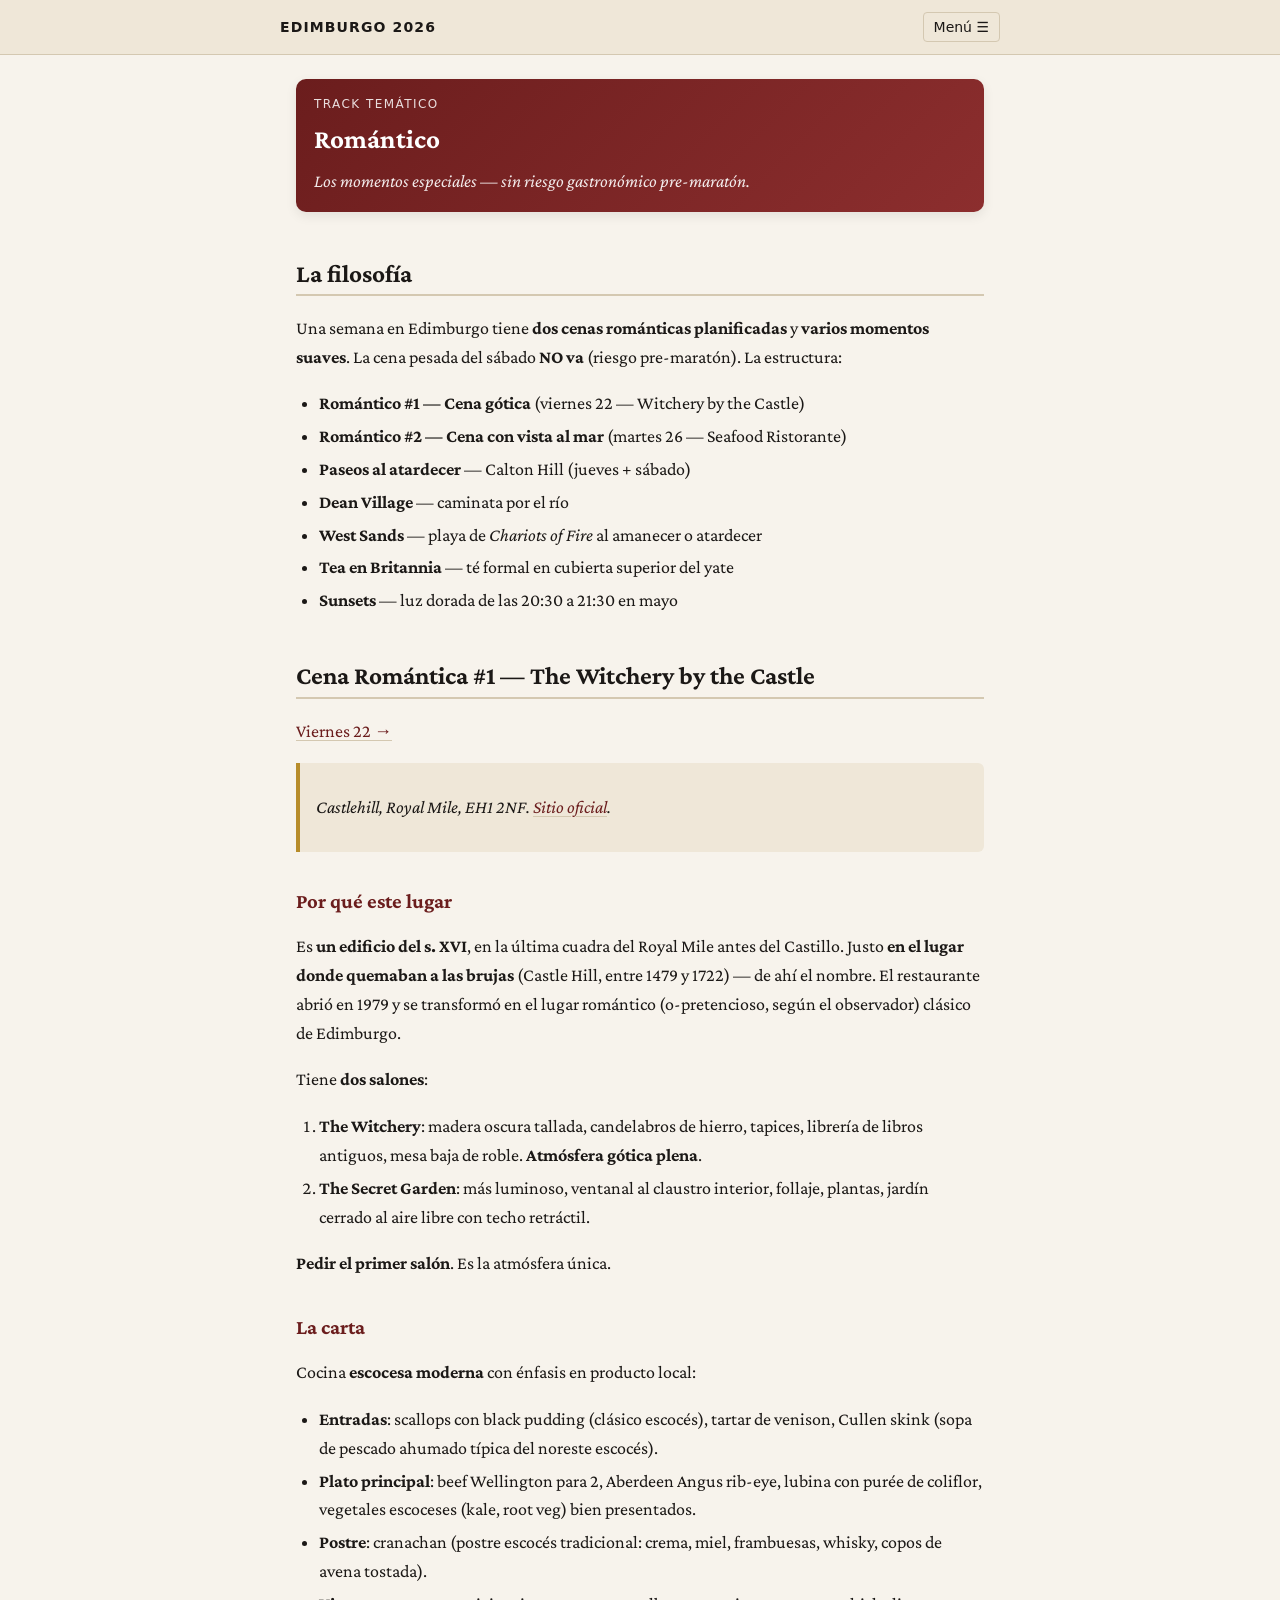
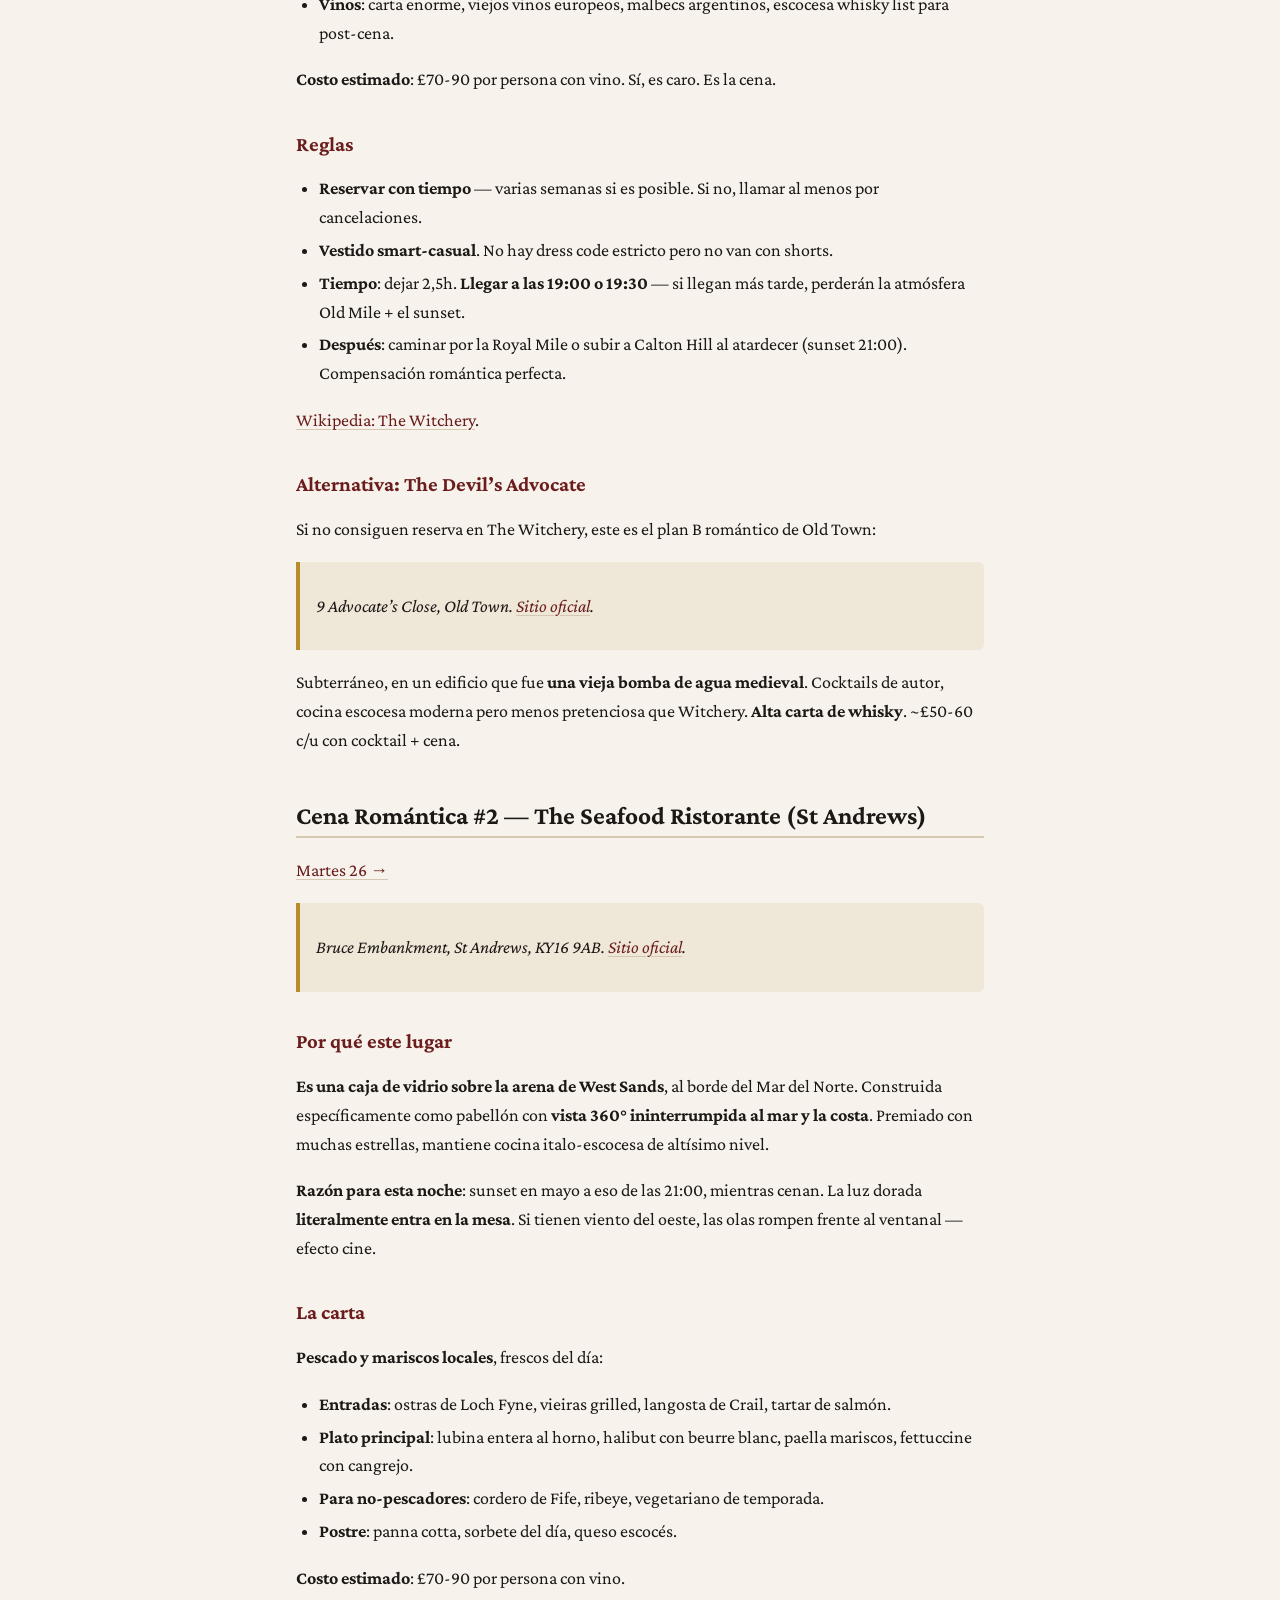
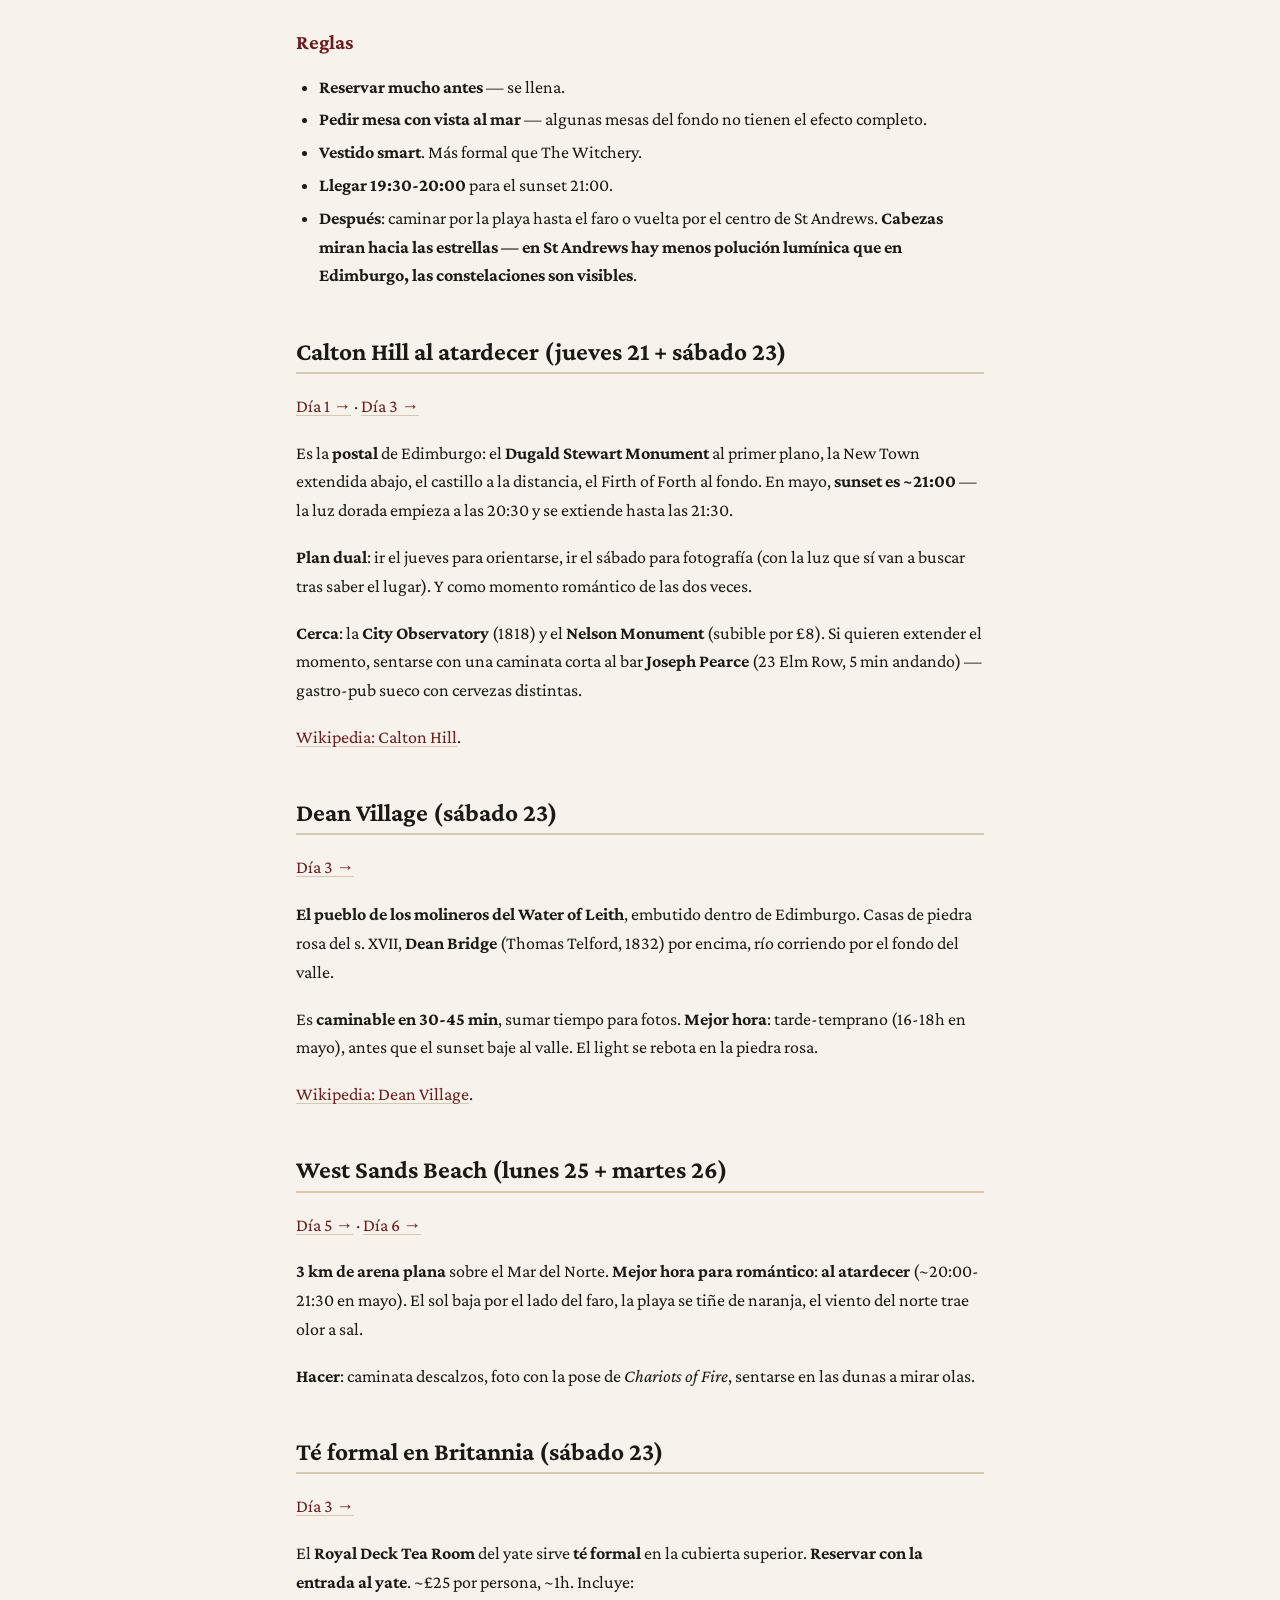
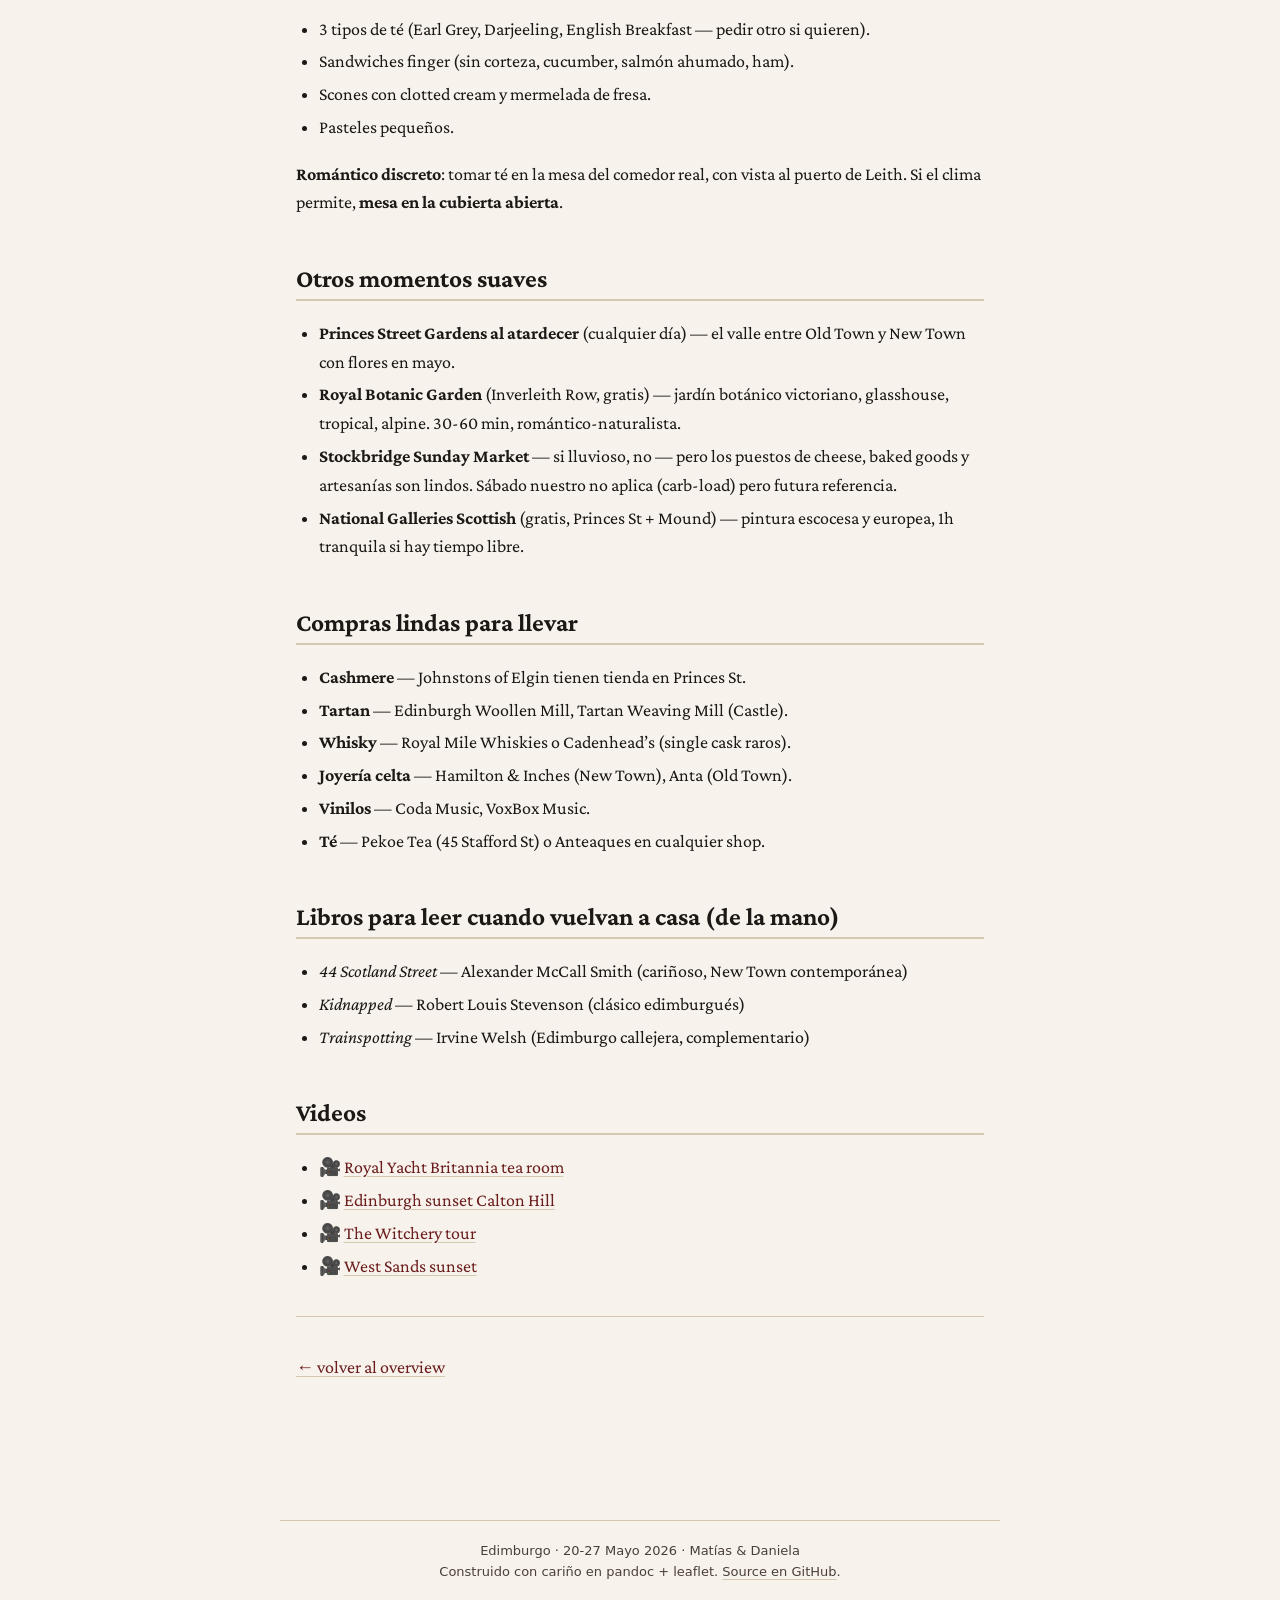
<file: track-romantico.html>
<!DOCTYPE html>
<html lang="es">
<head>
  <meta charset="UTF-8">
  <meta name="viewport" content="width=device-width, initial-scale=1">
  <meta name="theme-color" content="#6b1d1d">
  <title>Romántico — los momentos especiales · Edimburgo 2026</title>
  <meta name="description" content="Las dos cenas, Calton Hill, Dean
Village, West Sands, té en Britannia.">
  <link rel="preconnect" href="https://fonts.googleapis.com">
  <link rel="preconnect" href="https://fonts.gstatic.com" crossorigin>
  <link href="https://fonts.googleapis.com/css2?family=Crimson+Pro:ital,wght@0,400;0,600;0,700;1,400&display=swap" rel="stylesheet">
  <link rel="stylesheet" href="assets/css/style.css">
  </head>
<body>
<header class="site">
  <div class="wrap">
    <a class="brand" href="index.html">Edimburgo 2026</a>
    <nav class="site">
      <button id="menu-btn" aria-label="Menú" aria-expanded="false">Menú ☰</button>
      <div class="menu" id="menu">
        <div class="group">Días</div>
        <a href="dia-01-jueves-llegada.html">Jue 21 · Llegada</a>
        <a href="dia-02-viernes-old-town.html">Vie 22 · Old Town</a>
        <a href="dia-03-sabado-britannia.html">Sáb 23 · Britannia</a>
        <a href="dia-04-domingo-maraton.html">Dom 24 · Maratón</a>
        <a href="dia-05-lunes-rosslyn-st-andrews.html">Lun 25 · Rosslyn → St Andrews</a>
        <a href="dia-06-martes-golf.html">Mar 26 · Golf</a>
        <a href="dia-07-miercoles-vuelta.html">Mié 27 · Vuelta</a>
        <div class="group">Tracks</div>
        <a href="track-esoterico.html">Esotérico</a>
        <a href="track-ciencia-ia.html">Ciencia &amp; IA</a>
        <a href="track-pubs-whisky.html">Pubs &amp; Whisky</a>
        <a href="track-correr.html">Para Daniela (correr)</a>
        <a href="track-ortodoncia.html">Para Daniela (ortodoncia)</a>
        <a href="track-romantico.html">Romántico</a>
        <div class="group">Recursos</div>
        <a href="ebook/edimburgo-2026.epub" download>📘 Descargar ePub</a>
        <a href="index.html#mapa">🗺️ Mapa general</a>
      </div>
    </nav>
  </div>
</header>
<main>
<div class="day-banner">
<div class="date">
Track temático
</div>
<div class="title">
Romántico
</div>
<div class="sub">
Los momentos especiales — sin riesgo gastronómico pre-maratón.
</div>
</div>
<h2 id="la-filosofía">La filosofía</h2>
<p>Una semana en Edimburgo tiene <strong>dos cenas románticas
planificadas</strong> y <strong>varios momentos suaves</strong>. La cena
pesada del sábado <strong>NO va</strong> (riesgo pre-maratón). La
estructura:</p>
<ul>
<li><strong>Romántico #1 — Cena gótica</strong> (viernes 22 — Witchery
by the Castle)</li>
<li><strong>Romántico #2 — Cena con vista al mar</strong> (martes 26 —
Seafood Ristorante)</li>
<li><strong>Paseos al atardecer</strong> — Calton Hill (jueves +
sábado)</li>
<li><strong>Dean Village</strong> — caminata por el río</li>
<li><strong>West Sands</strong> — playa de <em>Chariots of Fire</em> al
amanecer o atardecer</li>
<li><strong>Tea en Britannia</strong> — té formal en cubierta superior
del yate</li>
<li><strong>Sunsets</strong> — luz dorada de las 20:30 a 21:30 en
mayo</li>
</ul>
<h2 id="cena-romántica-1-the-witchery-by-the-castle">Cena Romántica #1 —
The Witchery by the Castle</h2>
<p><a href="dia-02-viernes-old-town.html">Viernes 22 →</a></p>
<blockquote>
<p>Castlehill, Royal Mile, EH1 2NF. <a
href="https://www.thewitchery.com/">Sitio oficial</a>.</p>
</blockquote>
<h3 id="por-qué-este-lugar">Por qué este lugar</h3>
<p>Es <strong>un edificio del s. XVI</strong>, en la última cuadra del
Royal Mile antes del Castillo. Justo <strong>en el lugar donde quemaban
a las brujas</strong> (Castle Hill, entre 1479 y 1722) — de ahí el
nombre. El restaurante abrió en 1979 y se transformó en el lugar
romántico (o-pretencioso, según el observador) clásico de Edimburgo.</p>
<p>Tiene <strong>dos salones</strong>:</p>
<ol type="1">
<li><strong>The Witchery</strong>: madera oscura tallada, candelabros de
hierro, tapices, librería de libros antiguos, mesa baja de roble.
<strong>Atmósfera gótica plena</strong>.</li>
<li><strong>The Secret Garden</strong>: más luminoso, ventanal al
claustro interior, follaje, plantas, jardín cerrado al aire libre con
techo retráctil.</li>
</ol>
<p><strong>Pedir el primer salón</strong>. Es la atmósfera única.</p>
<h3 id="la-carta">La carta</h3>
<p>Cocina <strong>escocesa moderna</strong> con énfasis en producto
local:</p>
<ul>
<li><strong>Entradas</strong>: scallops con black pudding (clásico
escocés), tartar de venison, Cullen skink (sopa de pescado ahumado
típica del noreste escocés).</li>
<li><strong>Plato principal</strong>: beef Wellington para 2, Aberdeen
Angus rib-eye, lubina con purée de coliflor, vegetales escoceses (kale,
root veg) bien presentados.</li>
<li><strong>Postre</strong>: cranachan (postre escocés tradicional:
crema, miel, frambuesas, whisky, copos de avena tostada).</li>
<li><strong>Vinos</strong>: carta enorme, viejos vinos europeos, malbecs
argentinos, escocesa whisky list para post-cena.</li>
</ul>
<p><strong>Costo estimado</strong>: £70-90 por persona con vino. Sí, es
caro. Es la cena.</p>
<h3 id="reglas">Reglas</h3>
<ul>
<li><strong>Reservar con tiempo</strong> — varias semanas si es posible.
Si no, llamar al menos por cancelaciones.</li>
<li><strong>Vestido smart-casual</strong>. No hay dress code estricto
pero no van con shorts.</li>
<li><strong>Tiempo</strong>: dejar 2,5h. <strong>Llegar a las 19:00 o
19:30</strong> — si llegan más tarde, perderán la atmósfera Old Mile +
el sunset.</li>
<li><strong>Después</strong>: caminar por la Royal Mile o subir a Calton
Hill al atardecer (sunset 21:00). Compensación romántica perfecta.</li>
</ul>
<p><a
href="https://en.wikipedia.org/wiki/The_Witchery_by_the_Castle">Wikipedia:
The Witchery</a>.</p>
<h3 id="alternativa-the-devils-advocate">Alternativa: The Devil’s
Advocate</h3>
<p>Si no consiguen reserva en The Witchery, este es el plan B romántico
de Old Town:</p>
<blockquote>
<p>9 Advocate’s Close, Old Town. <a
href="https://devilsadvocateedinburgh.co.uk/">Sitio oficial</a>.</p>
</blockquote>
<p>Subterráneo, en un edificio que fue <strong>una vieja bomba de agua
medieval</strong>. Cocktails de autor, cocina escocesa moderna pero
menos pretenciosa que Witchery. <strong>Alta carta de whisky</strong>.
~£50-60 c/u con cocktail + cena.</p>
<h2 id="cena-romántica-2-the-seafood-ristorante-st-andrews">Cena
Romántica #2 — The Seafood Ristorante (St Andrews)</h2>
<p><a href="dia-06-martes-golf.html">Martes 26 →</a></p>
<blockquote>
<p>Bruce Embankment, St Andrews, KY16 9AB. <a
href="https://www.theseafoodristorante.com/">Sitio oficial</a>.</p>
</blockquote>
<h3 id="por-qué-este-lugar-1">Por qué este lugar</h3>
<p><strong>Es una caja de vidrio sobre la arena de West Sands</strong>,
al borde del Mar del Norte. Construida específicamente como pabellón con
<strong>vista 360° ininterrumpida al mar y la costa</strong>. Premiado
con muchas estrellas, mantiene cocina italo-escocesa de altísimo
nivel.</p>
<p><strong>Razón para esta noche</strong>: sunset en mayo a eso de las
21:00, mientras cenan. La luz dorada <strong>literalmente entra en la
mesa</strong>. Si tienen viento del oeste, las olas rompen frente al
ventanal — efecto cine.</p>
<h3 id="la-carta-1">La carta</h3>
<p><strong>Pescado y mariscos locales</strong>, frescos del día:</p>
<ul>
<li><strong>Entradas</strong>: ostras de Loch Fyne, vieiras grilled,
langosta de Crail, tartar de salmón.</li>
<li><strong>Plato principal</strong>: lubina entera al horno, halibut
con beurre blanc, paella mariscos, fettuccine con cangrejo.</li>
<li><strong>Para no-pescadores</strong>: cordero de Fife, ribeye,
vegetariano de temporada.</li>
<li><strong>Postre</strong>: panna cotta, sorbete del día, queso
escocés.</li>
</ul>
<p><strong>Costo estimado</strong>: £70-90 por persona con vino.</p>
<h3 id="reglas-1">Reglas</h3>
<ul>
<li><strong>Reservar mucho antes</strong> — se llena.</li>
<li><strong>Pedir mesa con vista al mar</strong> — algunas mesas del
fondo no tienen el efecto completo.</li>
<li><strong>Vestido smart</strong>. Más formal que The Witchery.</li>
<li><strong>Llegar 19:30-20:00</strong> para el sunset 21:00.</li>
<li><strong>Después</strong>: caminar por la playa hasta el faro o
vuelta por el centro de St Andrews. <strong>Cabezas miran hacia las
estrellas — en St Andrews hay menos polución lumínica que en Edimburgo,
las constelaciones son visibles</strong>.</li>
</ul>
<h2 id="calton-hill-al-atardecer-jueves-21-sábado-23">Calton Hill al
atardecer (jueves 21 + sábado 23)</h2>
<p><a href="dia-01-jueves-llegada.html">Día 1 →</a> · <a
href="dia-03-sabado-britannia.html">Día 3 →</a></p>
<p>Es la <strong>postal</strong> de Edimburgo: el <strong>Dugald Stewart
Monument</strong> al primer plano, la New Town extendida abajo, el
castillo a la distancia, el Firth of Forth al fondo. En mayo,
<strong>sunset es ~21:00</strong> — la luz dorada empieza a las 20:30 y
se extiende hasta las 21:30.</p>
<p><strong>Plan dual</strong>: ir el jueves para orientarse, ir el
sábado para fotografía (con la luz que sí van a buscar tras saber el
lugar). Y como momento romántico de las dos veces.</p>
<p><strong>Cerca</strong>: la <strong>City Observatory</strong> (1818) y
el <strong>Nelson Monument</strong> (subible por £8). Si quieren
extender el momento, sentarse con una caminata corta al bar
<strong>Joseph Pearce</strong> (23 Elm Row, 5 min andando) — gastro-pub
sueco con cervezas distintas.</p>
<p><a href="https://es.wikipedia.org/wiki/Calton_Hill">Wikipedia: Calton
Hill</a>.</p>
<h2 id="dean-village-sábado-23">Dean Village (sábado 23)</h2>
<p><a href="dia-03-sabado-britannia.html">Día 3 →</a></p>
<p><strong>El pueblo de los molineros del Water of Leith</strong>,
embutido dentro de Edimburgo. Casas de piedra rosa del s. XVII,
<strong>Dean Bridge</strong> (Thomas Telford, 1832) por encima, río
corriendo por el fondo del valle.</p>
<p>Es <strong>caminable en 30-45 min</strong>, sumar tiempo para fotos.
<strong>Mejor hora</strong>: tarde-temprano (16-18h en mayo), antes que
el sunset baje al valle. El light se rebota en la piedra rosa.</p>
<p><a href="https://es.wikipedia.org/wiki/Dean_Village">Wikipedia: Dean
Village</a>.</p>
<h2 id="west-sands-beach-lunes-25-martes-26">West Sands Beach (lunes 25
+ martes 26)</h2>
<p><a href="dia-05-lunes-rosslyn-st-andrews.html">Día 5 →</a> · <a
href="dia-06-martes-golf.html">Día 6 →</a></p>
<p><strong>3 km de arena plana</strong> sobre el Mar del Norte.
<strong>Mejor hora para romántico</strong>: <strong>al
atardecer</strong> (~20:00-21:30 en mayo). El sol baja por el lado del
faro, la playa se tiñe de naranja, el viento del norte trae olor a
sal.</p>
<p><strong>Hacer</strong>: caminata descalzos, foto con la pose de
<em>Chariots of Fire</em>, sentarse en las dunas a mirar olas.</p>
<h2 id="té-formal-en-britannia-sábado-23">Té formal en Britannia (sábado
23)</h2>
<p><a href="dia-03-sabado-britannia.html">Día 3 →</a></p>
<p>El <strong>Royal Deck Tea Room</strong> del yate sirve <strong>té
formal</strong> en la cubierta superior. <strong>Reservar con la entrada
al yate</strong>. ~£25 por persona, ~1h. Incluye:</p>
<ul>
<li>3 tipos de té (Earl Grey, Darjeeling, English Breakfast — pedir otro
si quieren).</li>
<li>Sandwiches finger (sin corteza, cucumber, salmón ahumado, ham).</li>
<li>Scones con clotted cream y mermelada de fresa.</li>
<li>Pasteles pequeños.</li>
</ul>
<p><strong>Romántico discreto</strong>: tomar té en la mesa del comedor
real, con vista al puerto de Leith. Si el clima permite, <strong>mesa en
la cubierta abierta</strong>.</p>
<h2 id="otros-momentos-suaves">Otros momentos suaves</h2>
<ul>
<li><strong>Princes Street Gardens al atardecer</strong> (cualquier día)
— el valle entre Old Town y New Town con flores en mayo.</li>
<li><strong>Royal Botanic Garden</strong> (Inverleith Row, gratis) —
jardín botánico victoriano, glasshouse, tropical, alpine. 30-60 min,
romántico-naturalista.</li>
<li><strong>Stockbridge Sunday Market</strong> — si lluvioso, no — pero
los puestos de cheese, baked goods y artesanías son lindos. Sábado
nuestro no aplica (carb-load) pero futura referencia.</li>
<li><strong>National Galleries Scottish</strong> (gratis, Princes St +
Mound) — pintura escocesa y europea, 1h tranquila si hay tiempo
libre.</li>
</ul>
<h2 id="compras-lindas-para-llevar">Compras lindas para llevar</h2>
<ul>
<li><strong>Cashmere</strong> — Johnstons of Elgin tienen tienda en
Princes St.</li>
<li><strong>Tartan</strong> — Edinburgh Woollen Mill, Tartan Weaving
Mill (Castle).</li>
<li><strong>Whisky</strong> — Royal Mile Whiskies o Cadenhead’s (single
cask raros).</li>
<li><strong>Joyería celta</strong> — Hamilton &amp; Inches (New Town),
Anta (Old Town).</li>
<li><strong>Vinilos</strong> — Coda Music, VoxBox Music.</li>
<li><strong>Té</strong> — Pekoe Tea (45 Stafford St) o Anteaques en
cualquier shop.</li>
</ul>
<h2 id="libros-para-leer-cuando-vuelvan-a-casa-de-la-mano">Libros para
leer cuando vuelvan a casa (de la mano)</h2>
<ul>
<li><em>44 Scotland Street</em> — Alexander McCall Smith (cariñoso, New
Town contemporánea)</li>
<li><em>Kidnapped</em> — Robert Louis Stevenson (clásico
edimburgués)</li>
<li><em>Trainspotting</em> — Irvine Welsh (Edimburgo callejera,
complementario)</li>
</ul>
<h2 id="videos">Videos</h2>
<ul>
<li>🎥 <a
href="https://www.youtube.com/results?search_query=britannia+royal+deck+tea">Royal
Yacht Britannia tea room</a></li>
<li>🎥 <a
href="https://www.youtube.com/results?search_query=edinburgh+sunset+calton+hill">Edinburgh
sunset Calton Hill</a></li>
<li>🎥 <a
href="https://www.youtube.com/results?search_query=witchery+edinburgh+restaurant">The
Witchery tour</a></li>
<li>🎥 <a
href="https://www.youtube.com/results?search_query=west+sands+st+andrews+sunset">West
Sands sunset</a></li>
</ul>
<hr />
<p><a href="index.html">← volver al overview</a></p>
</main>
<footer class="site">
  Edimburgo · 20-27 Mayo 2026 · Matías &amp; Daniela<br>
  Construido con cariño en pandoc + leaflet. <a href="https://github.com/mpodeley/edimburgo-2026">Source en GitHub</a>.
</footer>
<script>
  document.getElementById('menu-btn').addEventListener('click', function() {
    var menu = document.getElementById('menu');
    var open = menu.classList.toggle('open');
    this.setAttribute('aria-expanded', open);
  });
</script>
</body>
</html>
</file>
<file: assets/css/style.css>
/* Edimburgo 2026 — mobile-first */

:root {
  --bg: #f7f3ec;
  --bg-soft: #efe7d8;
  --ink: #1b1816;
  --ink-soft: #4a3f37;
  --accent: #6b1d1d;
  --accent-soft: #8c2e2e;
  --gold: #b78c2a;
  --thistle: #5f4373;
  --rule: #d4c8b1;
  --shadow: 0 4px 12px rgba(0,0,0,.08);
  --maxw: 720px;
  --serif: "Crimson Pro", "Iowan Old Style", "Palatino", Georgia, serif;
  --sans: -apple-system, "Segoe UI", system-ui, sans-serif;
}

@media (prefers-color-scheme: dark) {
  :root {
    --bg: #14110f;
    --bg-soft: #1f1a16;
    --ink: #f1ead9;
    --ink-soft: #c9bda5;
    --accent: #e07a7a;
    --accent-soft: #f0a0a0;
    --gold: #d9b25a;
    --thistle: #b48ad3;
    --rule: #3a342d;
    --shadow: 0 4px 12px rgba(0,0,0,.4);
  }
}

* { box-sizing: border-box; }

html { -webkit-text-size-adjust: 100%; }

body {
  margin: 0;
  font-family: var(--serif);
  font-size: 18px;
  line-height: 1.6;
  color: var(--ink);
  background: var(--bg);
  -webkit-font-smoothing: antialiased;
}

a {
  color: var(--accent);
  text-decoration: underline;
  text-decoration-color: var(--rule);
  text-underline-offset: 3px;
}
a:hover { text-decoration-color: var(--accent); }

header.site {
  background: var(--bg-soft);
  border-bottom: 1px solid var(--rule);
  padding: 12px 16px;
  position: sticky;
  top: 0;
  z-index: 10;
  backdrop-filter: blur(8px);
}

header.site .wrap {
  max-width: var(--maxw);
  margin: 0 auto;
  display: flex;
  align-items: center;
  justify-content: space-between;
  gap: 12px;
}

header.site a.brand {
  font-family: var(--sans);
  font-weight: 700;
  font-size: 14px;
  letter-spacing: 0.08em;
  text-transform: uppercase;
  text-decoration: none;
  color: var(--ink);
}

nav.site button {
  background: none;
  border: 1px solid var(--rule);
  border-radius: 4px;
  padding: 6px 10px;
  font-family: var(--sans);
  font-size: 14px;
  color: var(--ink);
  cursor: pointer;
}

nav.site .menu {
  display: none;
  position: absolute;
  top: 100%;
  right: 16px;
  background: var(--bg-soft);
  border: 1px solid var(--rule);
  border-radius: 6px;
  box-shadow: var(--shadow);
  padding: 10px;
  margin-top: 6px;
  font-family: var(--sans);
  font-size: 14px;
  min-width: 240px;
}
nav.site .menu.open { display: block; }
nav.site .menu a {
  display: block;
  padding: 6px 8px;
  text-decoration: none;
  border-radius: 4px;
  color: var(--ink);
}
nav.site .menu a:hover { background: var(--bg); color: var(--accent); }
nav.site .menu .group { font-size: 11px; text-transform: uppercase; letter-spacing: 0.08em; color: var(--ink-soft); padding: 8px 8px 4px; }

main {
  max-width: var(--maxw);
  margin: 0 auto;
  padding: 24px 16px 80px;
}

h1, h2, h3 {
  font-family: var(--serif);
  line-height: 1.2;
  color: var(--ink);
  margin: 1.8em 0 0.6em;
}

h1 {
  font-size: clamp(1.8em, 5vw, 2.6em);
  margin-top: 0.6em;
  font-weight: 700;
  letter-spacing: -0.01em;
}

h1 .pretitle {
  display: block;
  font-family: var(--sans);
  font-size: 0.45em;
  text-transform: uppercase;
  letter-spacing: 0.15em;
  color: var(--accent);
  margin-bottom: 8px;
}

h2 {
  font-size: 1.4em;
  border-bottom: 2px solid var(--rule);
  padding-bottom: 6px;
}

h3 { font-size: 1.15em; color: var(--accent); }

p, li { font-size: 1em; }

blockquote {
  margin: 1em 0;
  padding: 12px 16px;
  background: var(--bg-soft);
  border-left: 4px solid var(--gold);
  font-style: italic;
  border-radius: 0 6px 6px 0;
}

ul, ol { padding-left: 1.25em; }
li { margin-bottom: 4px; }

img { max-width: 100%; height: auto; border-radius: 6px; box-shadow: var(--shadow); }

figure { margin: 1.2em 0; }
figcaption { font-size: 0.85em; color: var(--ink-soft); font-style: italic; margin-top: 6px; text-align: center; }

code, pre {
  font-family: ui-monospace, "SF Mono", Menlo, Consolas, monospace;
  font-size: 0.9em;
  background: var(--bg-soft);
  border-radius: 4px;
}
code { padding: 1px 5px; }
pre { padding: 12px; overflow-x: auto; }

hr { border: none; border-top: 1px solid var(--rule); margin: 2em 0; }

table { width: 100%; border-collapse: collapse; margin: 1em 0; font-size: 0.95em; }
th, td { padding: 8px 10px; text-align: left; border-bottom: 1px solid var(--rule); }
th { font-family: var(--sans); font-size: 0.85em; text-transform: uppercase; letter-spacing: 0.06em; color: var(--ink-soft); }

/* Day badge banner at top of each day page */
.day-banner {
  background: linear-gradient(135deg, var(--accent), var(--accent-soft));
  color: #fff;
  padding: 16px 18px;
  border-radius: 10px;
  margin-bottom: 24px;
  box-shadow: var(--shadow);
}
.day-banner .date {
  font-family: var(--sans);
  font-size: 12px;
  letter-spacing: 0.12em;
  text-transform: uppercase;
  opacity: 0.85;
}
.day-banner .title {
  font-size: 1.5em;
  font-weight: 700;
  margin-top: 4px;
}
.day-banner .sub {
  font-style: italic;
  opacity: 0.9;
  margin-top: 6px;
}

/* Timeline */
.timeline {
  border-left: 3px solid var(--rule);
  padding-left: 18px;
  margin: 1em 0;
}
.timeline-event {
  margin-bottom: 18px;
  position: relative;
}
.timeline-event::before {
  content: "";
  position: absolute;
  left: -25px;
  top: 8px;
  width: 12px;
  height: 12px;
  background: var(--accent);
  border-radius: 50%;
  border: 2px solid var(--bg);
}
.timeline-event .when {
  display: inline-block;
  font-family: var(--sans);
  font-size: 0.8em;
  font-weight: 700;
  letter-spacing: 0.05em;
  background: var(--ink);
  color: var(--bg);
  padding: 2px 8px;
  border-radius: 4px;
  margin-right: 6px;
}

/* Tag pills */
.tag {
  display: inline-block;
  font-family: var(--sans);
  font-size: 11px;
  text-transform: uppercase;
  letter-spacing: 0.05em;
  padding: 2px 8px;
  border-radius: 999px;
  margin-right: 4px;
  border: 1px solid var(--rule);
  color: var(--ink-soft);
}
.tag.esoterico { color: var(--thistle); border-color: var(--thistle); }
.tag.pub { color: var(--gold); border-color: var(--gold); }
.tag.museo, .tag.ciencia { color: var(--accent); border-color: var(--accent); }
.tag.comida { color: #2e6a3d; border-color: #2e6a3d; }
.tag.romantico { color: #b54a87; border-color: #b54a87; }
.tag.transporte { color: var(--ink-soft); border-color: var(--ink-soft); }
.tag.golf { color: #2a6b8c; border-color: #2a6b8c; }
.tag.correr { color: #c2660a; border-color: #c2660a; }

/* Cards */
.cards {
  display: grid;
  grid-template-columns: 1fr;
  gap: 14px;
  margin: 1em 0;
}
@media (min-width: 560px) { .cards { grid-template-columns: 1fr 1fr; } }

.card {
  background: var(--bg-soft);
  padding: 14px 16px;
  border-radius: 8px;
  border: 1px solid var(--rule);
}
.card h3 { margin: 0 0 6px; font-size: 1.05em; color: var(--accent); }
.card p { margin: 4px 0; font-size: 0.95em; }
.card .meta { font-family: var(--sans); font-size: 12px; color: var(--ink-soft); margin-top: 8px; }

/* Day grid on index */
.day-grid {
  display: grid;
  grid-template-columns: repeat(auto-fit, minmax(220px, 1fr));
  gap: 12px;
  margin: 1em 0;
}
.day-grid > p, .cards > p { margin: 0; display: contents; }
.day-card {
  display: block;
  text-decoration: none;
  color: var(--ink);
  background: var(--bg-soft);
  padding: 14px;
  border-radius: 8px;
  border: 1px solid var(--rule);
  transition: transform 0.15s, box-shadow 0.15s;
}
.day-card:hover { transform: translateY(-2px); box-shadow: var(--shadow); }
.day-card .date { font-family: var(--sans); font-size: 11px; text-transform: uppercase; letter-spacing: 0.08em; color: var(--accent); }
.day-card .title { font-size: 1.1em; font-weight: 700; margin: 4px 0; line-height: 1.2; }
.day-card .desc { font-size: 0.9em; color: var(--ink-soft); margin: 0; display: block; }
.day-card .date { display: block; }
.day-card .title { display: block; }

/* Map container */
.map {
  width: 100%;
  height: 360px;
  border-radius: 8px;
  margin: 1.4em 0;
  box-shadow: var(--shadow);
  background: var(--bg-soft);
}
.map.tall { height: 480px; }

/* Embedded YouTube */
.video-wrap {
  position: relative;
  padding-bottom: 56.25%;
  height: 0;
  overflow: hidden;
  margin: 1em 0;
  border-radius: 8px;
  box-shadow: var(--shadow);
}
.video-wrap iframe {
  position: absolute;
  top: 0; left: 0;
  width: 100%; height: 100%;
  border: 0;
}

/* Footer */
footer.site {
  max-width: var(--maxw);
  margin: 40px auto 24px;
  padding: 20px 16px;
  border-top: 1px solid var(--rule);
  font-family: var(--sans);
  font-size: 13px;
  color: var(--ink-soft);
  text-align: center;
}

footer.site a { color: var(--ink-soft); }

/* Banner POR CONFIRMAR */
.confirm {
  background: #fef3c7;
  color: #92400e;
  padding: 10px 14px;
  border-radius: 6px;
  font-family: var(--sans);
  font-size: 0.9em;
  border-left: 4px solid #d97706;
  margin: 1em 0;
}
@media (prefers-color-scheme: dark) {
  .confirm { background: #3a2c10; color: #fde68a; border-left-color: #d97706; }
}

/* Pro tip */
.tip {
  background: var(--bg-soft);
  border-left: 4px solid var(--gold);
  padding: 10px 14px;
  border-radius: 0 6px 6px 0;
  margin: 1em 0;
  font-size: 0.95em;
}
.tip strong { color: var(--gold); }

/* Print */
@media print {
  header.site, nav.site, footer.site, .map { display: none; }
  body { font-size: 11pt; color: #000; background: #fff; }
}
</file>
